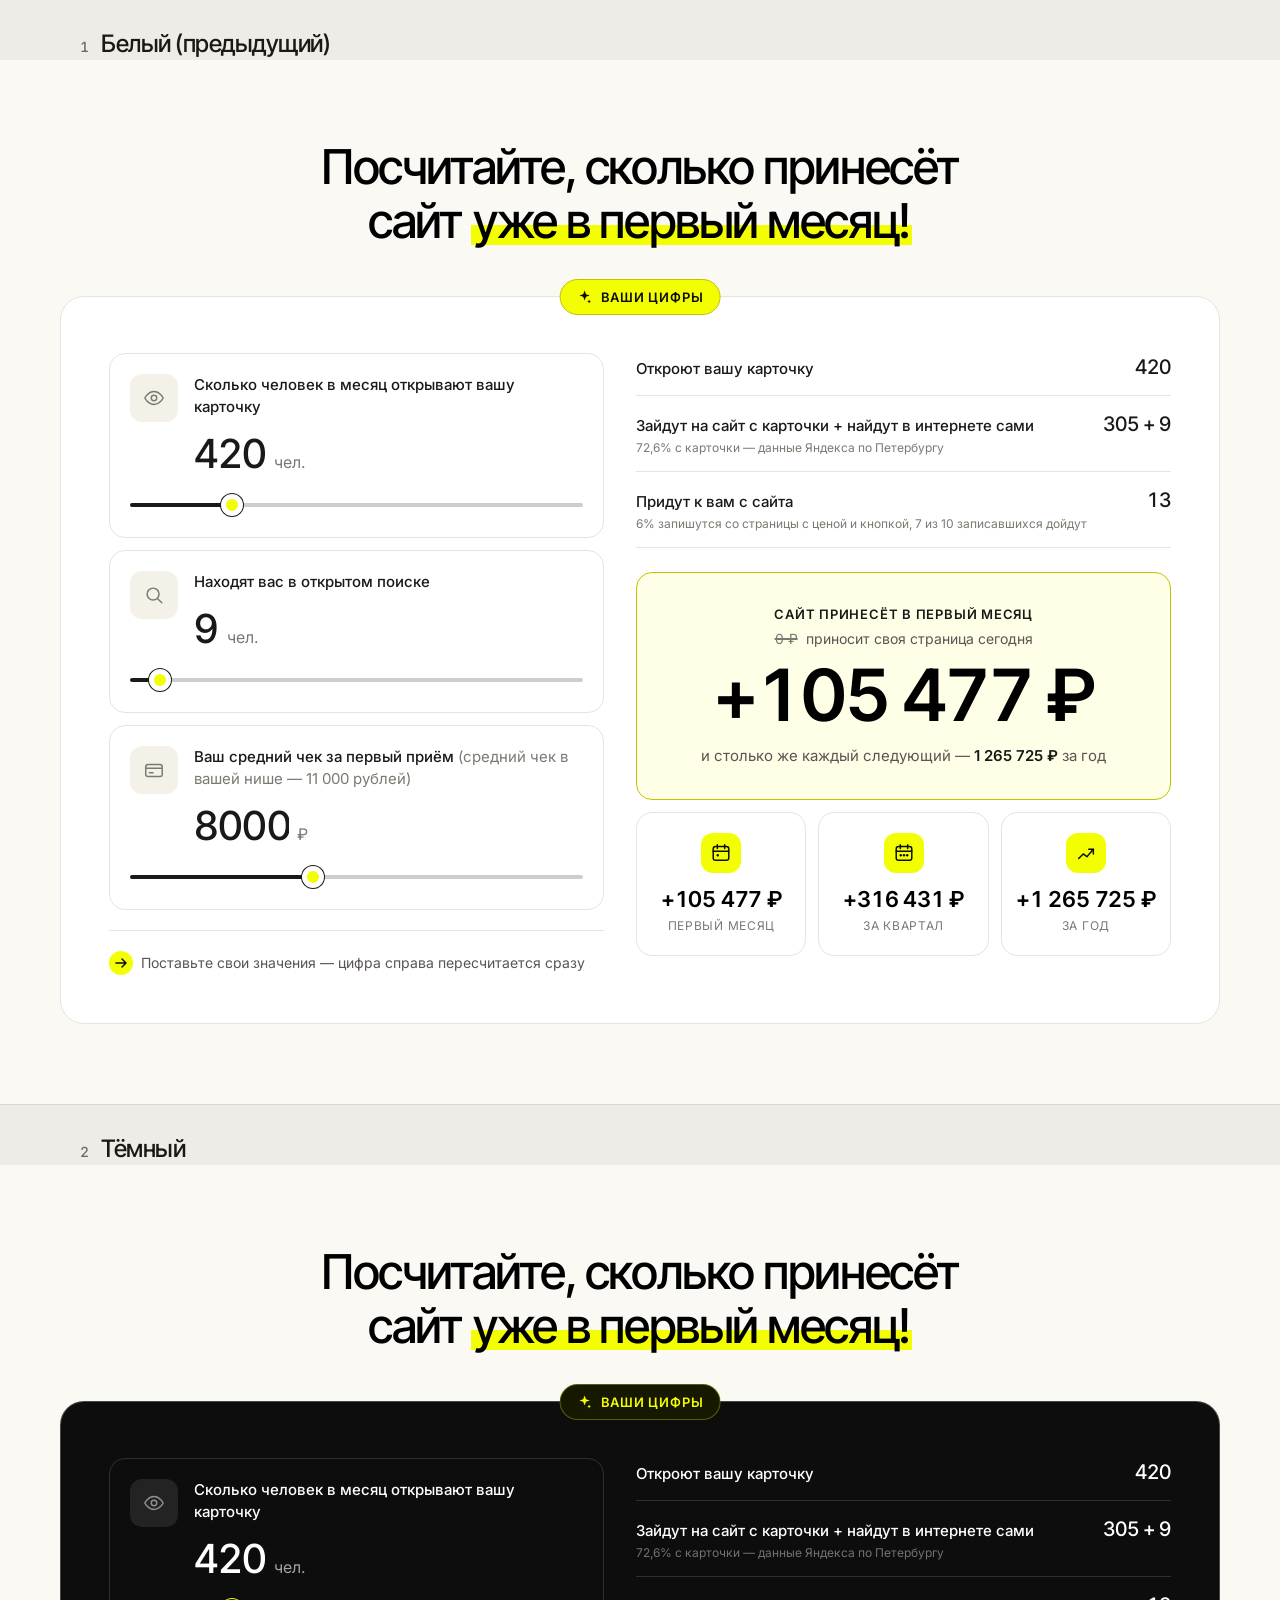
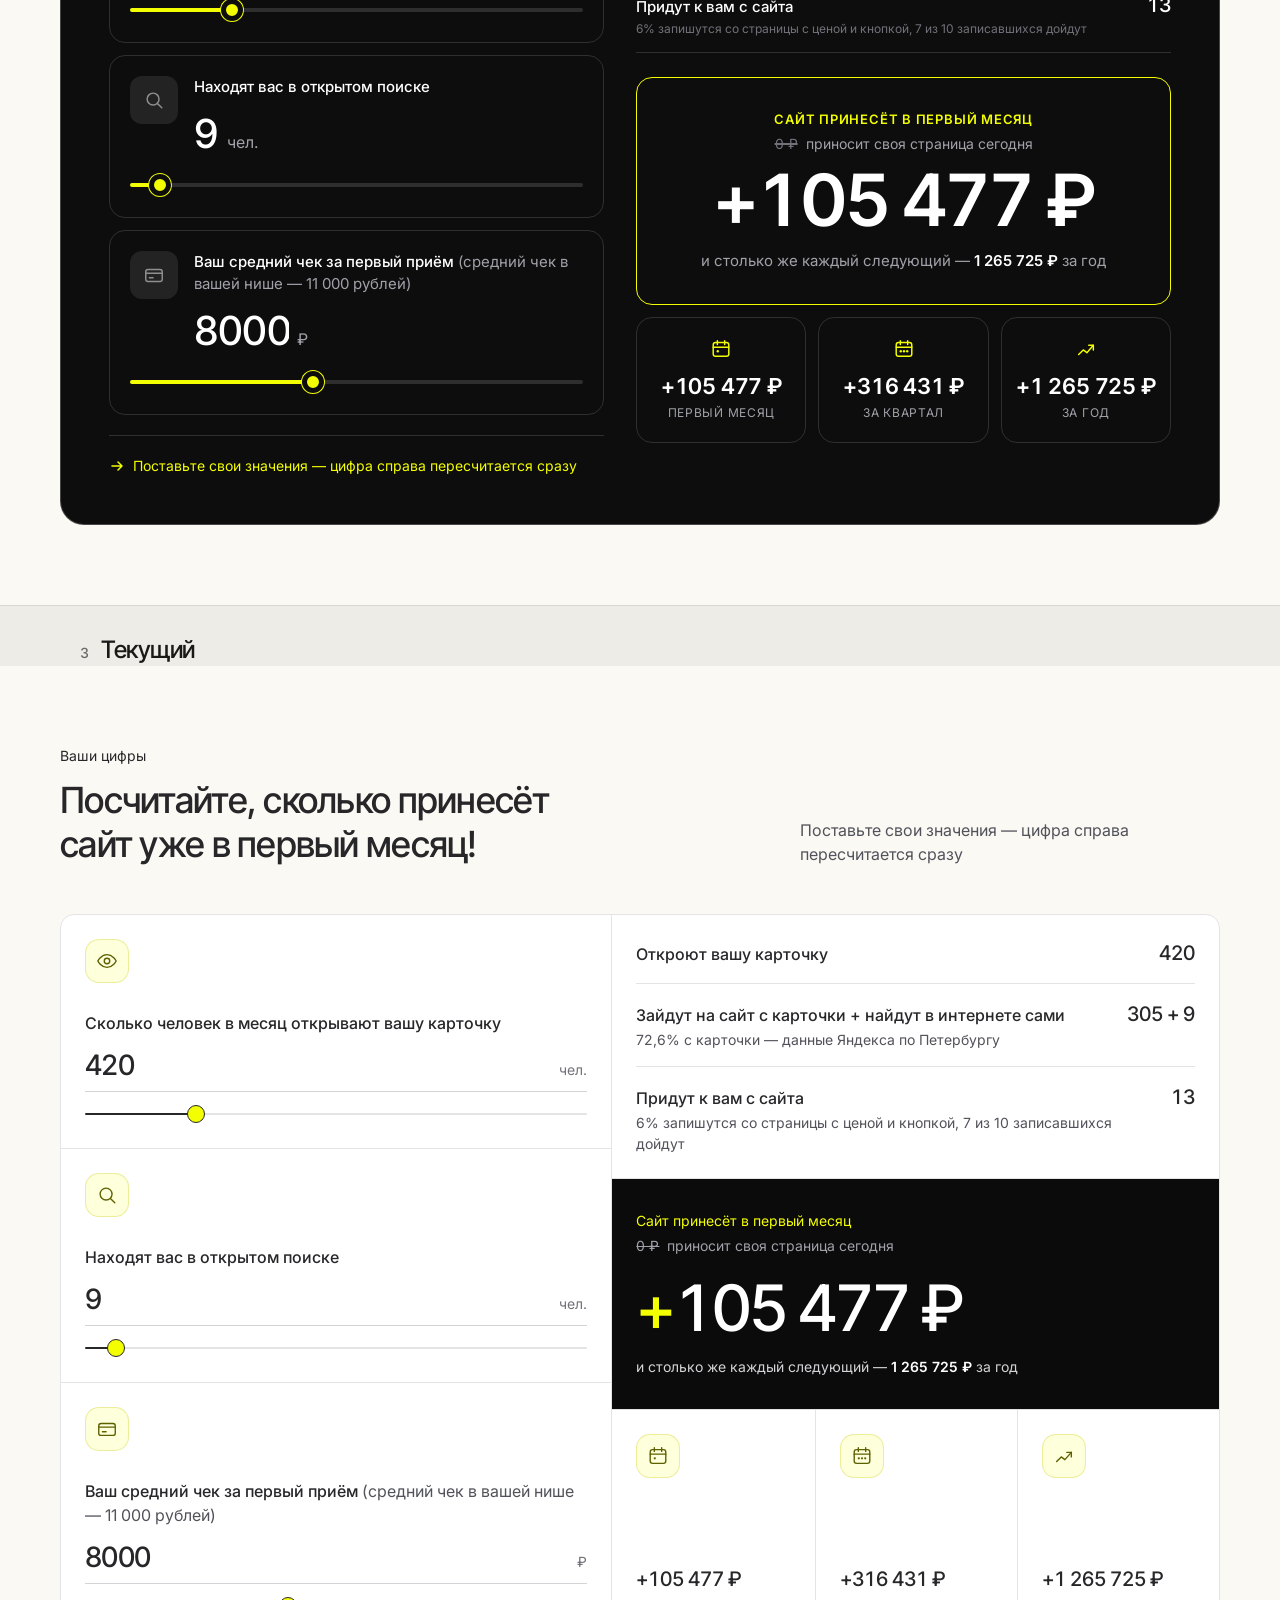
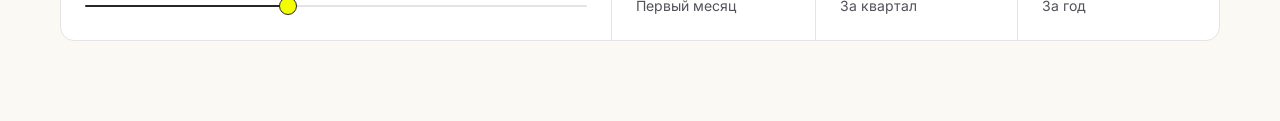
<file: v2/3-kalkulyatora/index.html>
<!doctype html>
<html lang="ru">
<head>
<meta charset="utf-8">
<meta name="viewport" content="width=device-width, initial-scale=1">
<title>3 калькулятора — АМДЦ</title>
<meta name="robots" content="noindex">
<link rel="preconnect" href="https://fonts.googleapis.com">
<link rel="preconnect" href="https://fonts.gstatic.com" crossorigin>
<link href="https://fonts.googleapis.com/css2?family=Inter+Tight:wght@500;600&family=Inter:wght@400;500&display=swap&subset=cyrillic" rel="stylesheet">
<style>
  *{box-sizing:border-box;margin:0;padding:0}
  body{background:#EDECE6;color:#1B1818;font-family:Inter,system-ui,sans-serif}
  .variant{border-top:1px solid #D7D8D4}
  .variant:first-of-type{border-top:0}
  .variant-head{display:flex;align-items:baseline;gap:12px;max-width:1400px;margin:0 auto;padding:28px 80px 0}
  .variant-head span{font:500 14px/20px Inter,sans-serif;color:#6B6B6B;font-variant-numeric:tabular-nums}
  .variant-head h2{font:500 24px/32px "Inter Tight",Inter,sans-serif;letter-spacing:-.02em}
  iframe{display:block;width:100%;height:1100px;border:0}
  @media (max-width:768px){.variant-head{padding:24px 16px 0}.variant-head h2{font-size:20px;line-height:28px}}
</style>
</head>
<body>
<section class="variant">
  <div class="variant-head"><span>1</span><h2>Белый (предыдущий)</h2></div>
  <iframe src="belyy.html" title="Калькулятор — белый (предыдущий)" loading="eager"></iframe>
</section>
<section class="variant">
  <div class="variant-head"><span>2</span><h2>Тёмный</h2></div>
  <iframe src="temnyy.html" title="Калькулятор — тёмный" loading="eager"></iframe>
</section>
<section class="variant">
  <div class="variant-head"><span>3</span><h2>Текущий</h2></div>
  <iframe src="tekushchiy.html" title="Калькулятор — текущий" loading="eager"></iframe>
</section>
<script>
  // Высота каждого фрейма — по его содержимому, без внутренней прокрутки
  document.querySelectorAll('iframe').forEach(function (f) {
    var fit = function () {
      try { var d = f.contentDocument; if (d && d.body) f.style.height = Math.ceil(d.body.getBoundingClientRect().height) + 'px'; } catch (e) {}
    };
    f.addEventListener('load', function () {
      fit();
      try { new ResizeObserver(fit).observe(f.contentDocument.body); } catch (e) {}
      setTimeout(fit, 800);
    });
  });
</script>
</body>
</html>
</file>
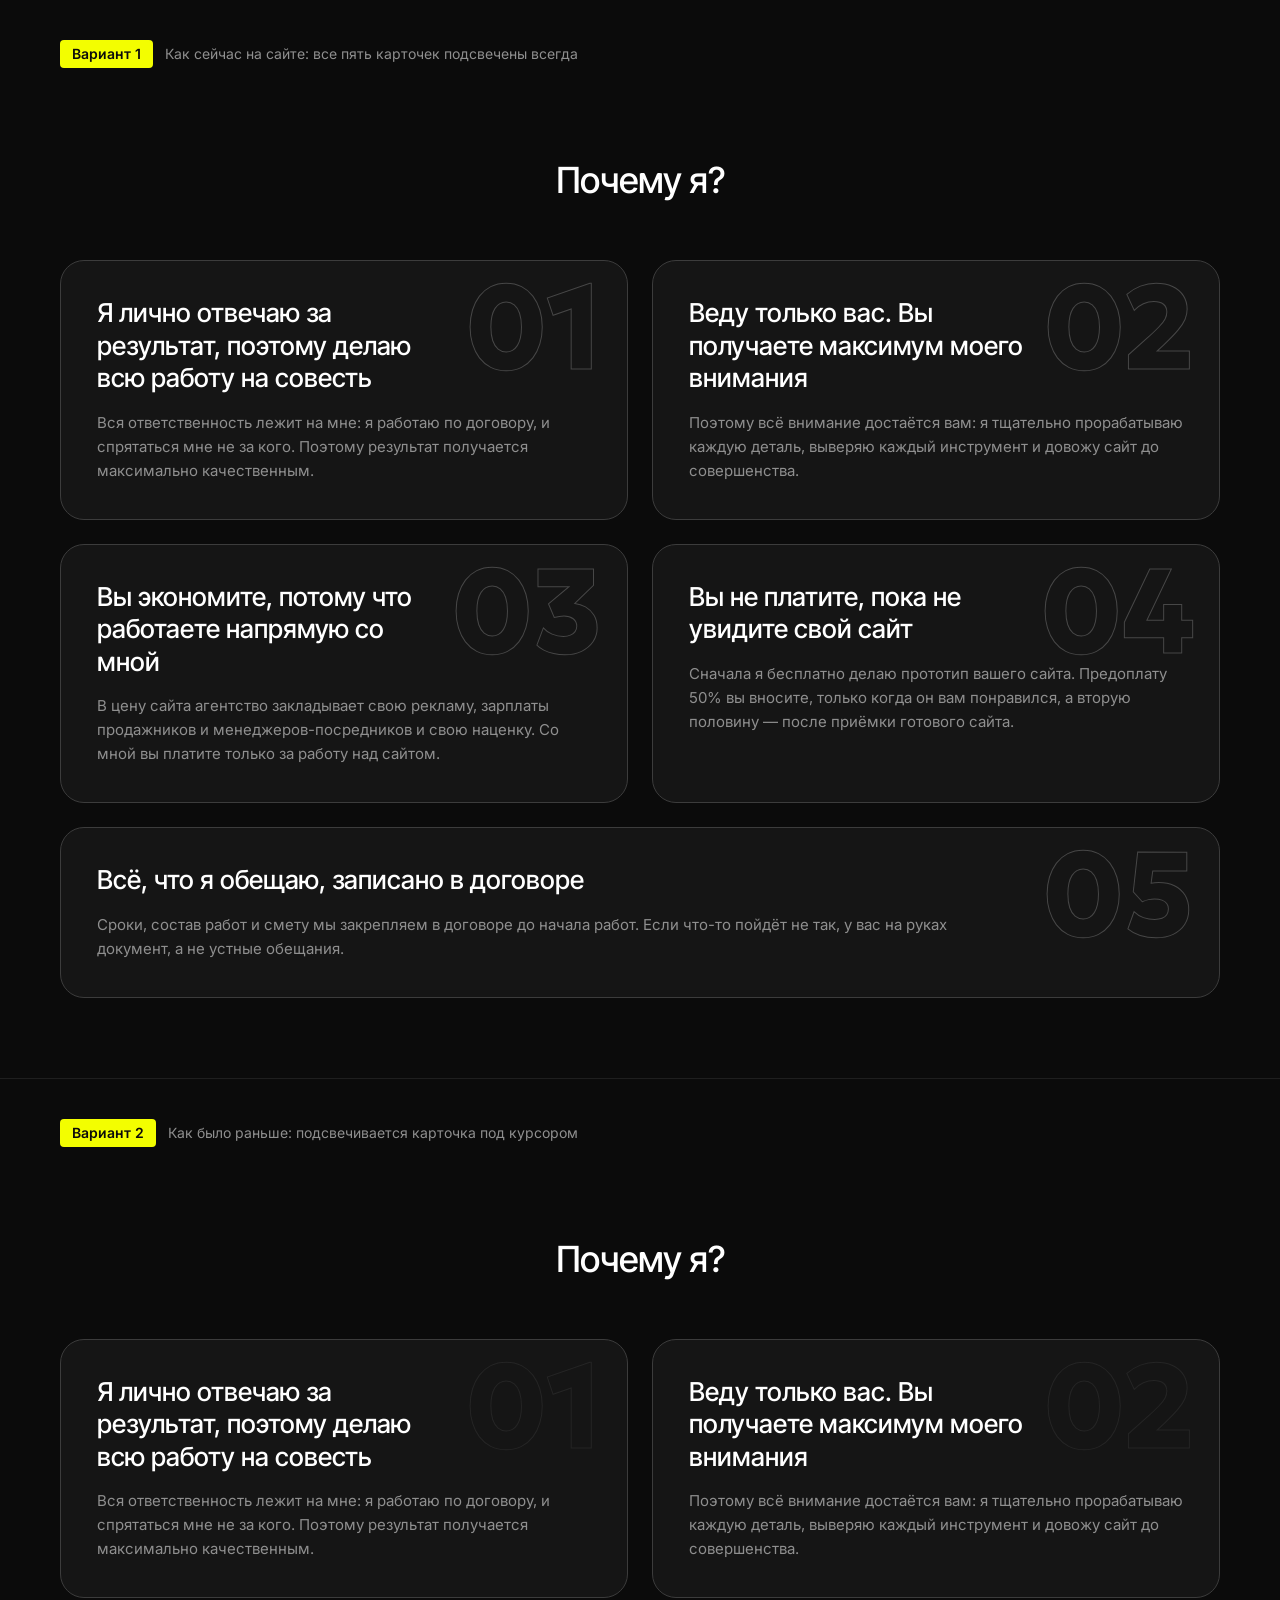
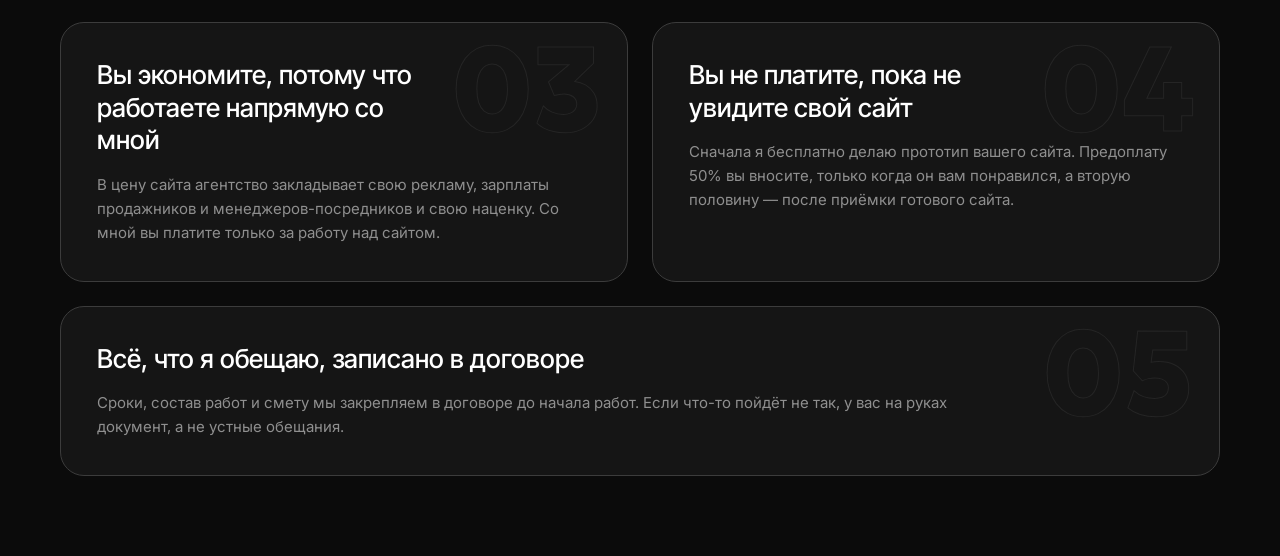
<file: v2/pochemu-ya/index.html>
<!DOCTYPE html>
<html lang="ru">
<head>
<meta charset="UTF-8">
<meta name="viewport" content="width=device-width, initial-scale=1">
<meta name="robots" content="noindex">
<title>«Почему я?» — два варианта</title>
<link rel="preconnect" href="https://fonts.googleapis.com">
<link rel="preconnect" href="https://fonts.gstatic.com" crossorigin>
<link href="https://fonts.googleapis.com/css2?family=Geologica:wght@500;600;700;800&family=Inter+Tight:wght@400;500;600;700;800&family=Inter:wght@400;500;600&display=swap&subset=cyrillic" rel="stylesheet">
<link rel="stylesheet" href="../assets/style.css?v=27">
<style>
  /* подписи вариантов */
  .var-label{display:flex;align-items:center;gap:12px;max-width:var(--container);margin:0 auto;padding:40px var(--pad) 0;font-family:var(--ff-inter);font-size:14px;line-height:20px;color:var(--gray-200)}
  .var-label b{display:inline-block;padding:4px 12px;border-radius:4px;background:var(--primary);color:#0B0B0B;font-weight:600}
  .var + .var-label{border-top:1px solid #1f1f1f}
  /* вариант 2 — как было до 29.09: подсветка только у карточки под курсором */
  .var--hover .why-card{border-color:var(--black-400)}
  .var--hover .why-card .big{-webkit-text-stroke-color:#252525}
  .var--hover .why-card:hover{border-color:var(--primary)}
  .var--hover .why-card:hover .big{-webkit-text-stroke-color:rgba(243,254,0,.5)}
</style>
</head>
<body>
<p class="var-label"><b>Вариант 1</b>Как сейчас на сайте: все пять карточек подсвечены всегда</p>
<section class="section section--dark var var--lit">
  <div class="container">
    <div class="head-center"><h2 class="h2">Почему я?</h2></div>
    <div class="why-grid">
      <article class="why-card"><span class="big">01</span><h3>Я лично отвечаю за результат, поэтому делаю всю работу на совесть</h3><p>Вся ответственность лежит на мне: я работаю по договору, и спрятаться мне не за кого. Поэтому результат получается максимально качественным.</p></article>
      <article class="why-card"><span class="big">02</span><h3>Веду только вас. Вы получаете максимум моего внимания</h3><p>Поэтому всё внимание достаётся вам: я тщательно прорабатываю каждую деталь, выверяю каждый инструмент и довожу сайт до совершенства.</p></article>
      <article class="why-card"><span class="big">03</span><h3>Вы экономите, потому что работаете напрямую со мной</h3><p>В цену сайта агентство закладывает свою рекламу, зарплаты продажников и менеджеров-посредников и свою наценку. Со мной вы платите только за работу над сайтом.</p></article>
      <article class="why-card"><span class="big">04</span><h3>Вы не платите, пока не увидите свой сайт</h3><p>Сначала я бесплатно делаю прототип вашего сайта. Предоплату 50% вы вносите, только когда он вам понравился, а вторую половину — после приёмки готового сайта.</p></article>
      <article class="why-card"><span class="big">05</span><h3>Всё, что я обещаю, записано в договоре</h3><p>Сроки, состав работ и смету мы закрепляем в договоре до начала работ. Если что-то пойдёт не так, у вас на руках документ, а не устные обещания.</p></article>
    </div>
  </div>
</section>
<p class="var-label"><b>Вариант 2</b>Как было раньше: подсвечивается карточка под курсором</p>
<section class="section section--dark var var--hover">
  <div class="container">
    <div class="head-center"><h2 class="h2">Почему я?</h2></div>
    <div class="why-grid">
      <article class="why-card"><span class="big">01</span><h3>Я лично отвечаю за результат, поэтому делаю всю работу на совесть</h3><p>Вся ответственность лежит на мне: я работаю по договору, и спрятаться мне не за кого. Поэтому результат получается максимально качественным.</p></article>
      <article class="why-card"><span class="big">02</span><h3>Веду только вас. Вы получаете максимум моего внимания</h3><p>Поэтому всё внимание достаётся вам: я тщательно прорабатываю каждую деталь, выверяю каждый инструмент и довожу сайт до совершенства.</p></article>
      <article class="why-card"><span class="big">03</span><h3>Вы экономите, потому что работаете напрямую со мной</h3><p>В цену сайта агентство закладывает свою рекламу, зарплаты продажников и менеджеров-посредников и свою наценку. Со мной вы платите только за работу над сайтом.</p></article>
      <article class="why-card"><span class="big">04</span><h3>Вы не платите, пока не увидите свой сайт</h3><p>Сначала я бесплатно делаю прототип вашего сайта. Предоплату 50% вы вносите, только когда он вам понравился, а вторую половину — после приёмки готового сайта.</p></article>
      <article class="why-card"><span class="big">05</span><h3>Всё, что я обещаю, записано в договоре</h3><p>Сроки, состав работ и смету мы закрепляем в договоре до начала работ. Если что-то пойдёт не так, у вас на руках документ, а не устные обещания.</p></article>
    </div>
  </div>
</section>
</body>
</html>
</file>
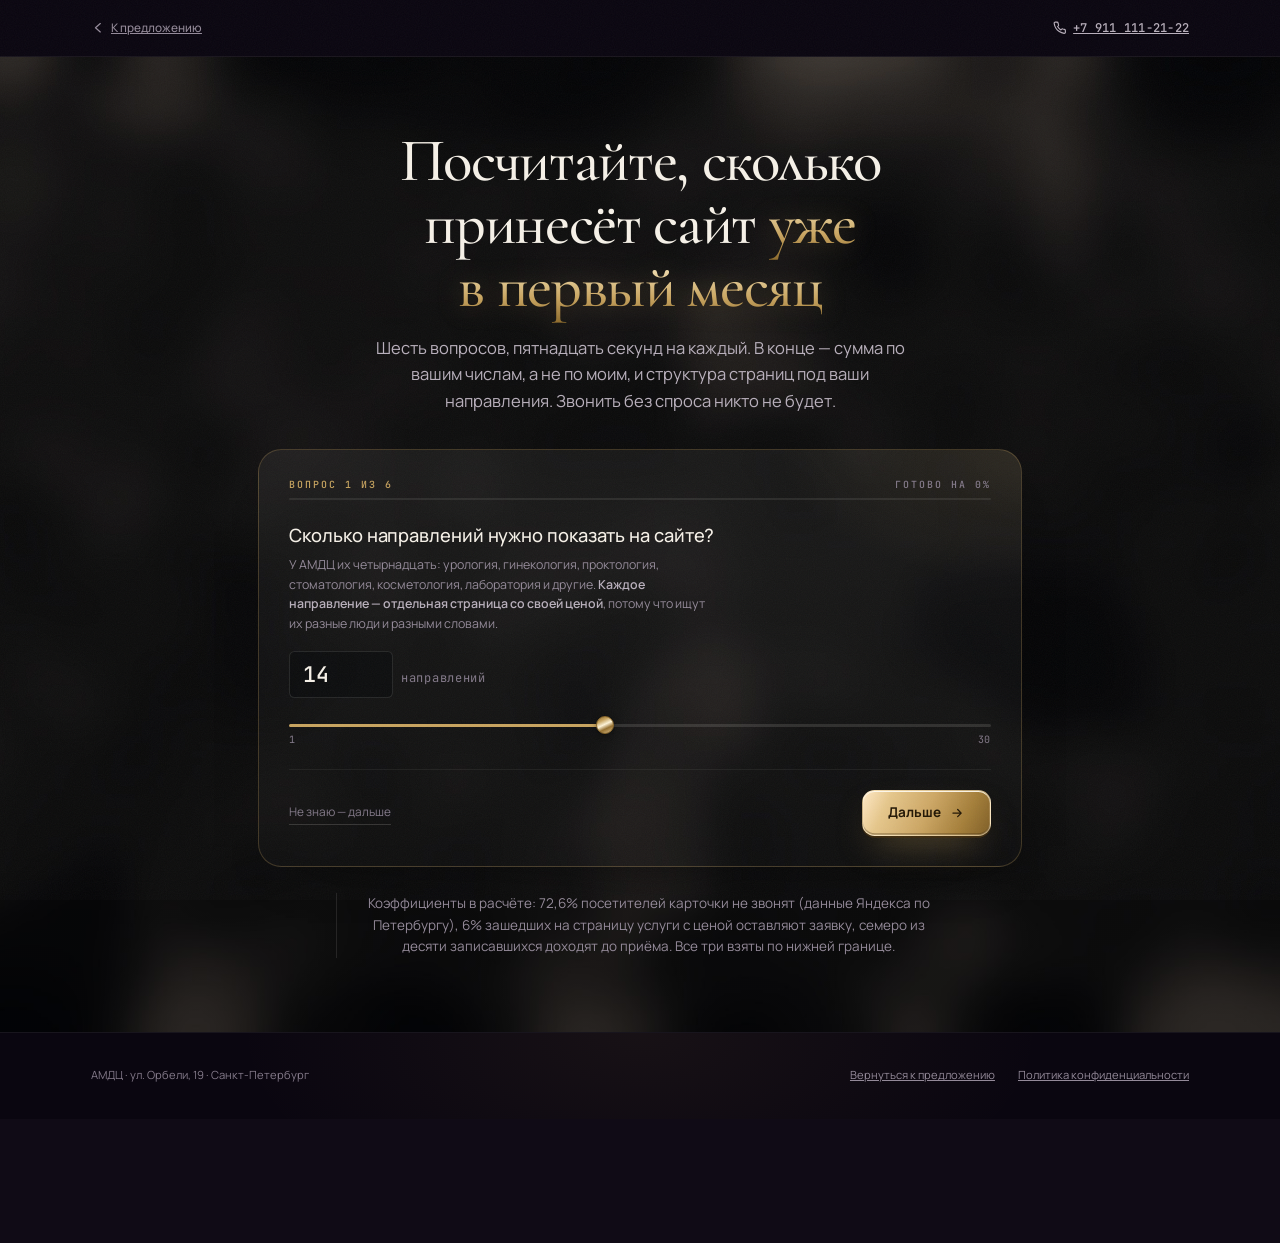
<file: kviz.html>
<!doctype html>
<html lang="ru">
<head>
<meta charset="utf-8">
<meta name="viewport" content="width=device-width,initial-scale=1">
<title>Расчёт для АМДЦ — шесть вопросов и сумма по вашим числам</title>
<meta name="description" content="Шесть вопросов по пятнадцать секунд. В конце — расчёт, сколько сайт принесёт АМДЦ в первый месяц, и структура страниц под ваши направления. Без звонков.">
<meta name="robots" content="noindex,nofollow">
<meta name="theme-color" content="#1C1129">
<meta property="og:type" content="website">
<meta property="og:title" content="Сколько принесёт сайт — расчёт по вашим числам">
<meta property="og:description" content="Шесть вопросов и сумма за первый месяц, квартал и год. Считает по вашим цифрам, а не по моим.">
<link rel="icon" href="data:image/svg+xml,<svg xmlns='http://www.w3.org/2000/svg' viewBox='0 0 32 32'><rect width='32' height='32' rx='4' fill='%230A0C0E'/><rect x='1.5' y='1.5' width='29' height='29' rx='3' fill='none' stroke='%23C8A45F' stroke-width='1'/><path d='M16 9v14M9 16h14' stroke='%23C8A45F' stroke-width='2.4' stroke-linecap='round'/></svg>">
<script>document.documentElement.className+=" js";</script>

<!-- Гарнитуры те же, что на предложении: страница обязана
     читаться его продолжением, а не отдельным сервисом. -->
<link rel="preload" as="font" type="font/woff2" crossorigin href="assets/fonts/cormorant-cyrillic.woff2">
<link rel="preload" as="font" type="font/woff2" crossorigin href="assets/fonts/manrope-cyrillic.woff2">
<link rel="stylesheet" href="assets/fonts.css?v=2026091726a">
<link rel="stylesheet" href="assets/style.css?v=2026091726a">
<link rel="stylesheet" href="assets/mobile.css?v=2026091726a">

<style>
/* ============================================================
   КВИЗ ПЕРЕД РАСЧЁТОМ

   ── Зачем он ─────────────────────────────────────────────
   На странице предложения расчёт стоит голым: три поля и
   ведомость. Человек доводит цифру до «+65 000 ₽» и уходит,
   потому что дальше идти некуда — захвата на выходе нет.

   Квиз не заменяет расчёт, а надстраивается над ним. Шесть
   вопросов ведут к той же ведомости, но по дороге собирают
   то, чего у калькулятора не было: сколько направлений,
   откуда приходят люди сегодня, нужна ли реклама и когда
   нужен сайт. К моменту, когда человек видит сумму, он уже
   вложил в неё минуту своего времени — и оставляет номер
   охотнее, чем на голой форме.

   ── Правила, по которым он собран ────────────────────────
   Шесть вопросов, не больше пятнадцати секунд на каждый.
   Ползунки и кнопки вместо ввода с клавиатуры: ручной ввод
   включает критическое мышление — «зачем я это пишу». В
   каждом вопросе есть «не знаю»: без него теряются те, кто
   честно не считал. Перед номером стоит вопрос-прокладка
   «куда отправить» — он снимает ощущение, что номер просят
   ради звонка.

   ── Чего здесь намеренно нет ─────────────────────────────
   Ни одного технического вопроса. Человек врач, а не
   маркетолог: «нужен ли каталог», «сколько разделов в меню»
   он не знает и знать не обязан. Спрашивается только то,
   что он и так держит в голове, — приёмы, чек, направления.

   Не просятся ни почта, ни капча. Только номер.

   ── Цвет ─────────────────────────────────────────────────
   Полоса аметистовая с золотом — та же, что у расчёта на
   предложении («Ваши цифры», класс .mag). Это не украшение:
   человек должен узнать полосу, на которой уже был.
   ============================================================ */

/* ---- рамка квиза ---------------------------------------- */
/* Панель повторяет .calc-in с предложения: тот же волосок,
   тот же радиус, та же подсветка в правом верхнем углу.
   Собственных красок у квиза нет ни одной — всё из :root. */
.quiz{
  max-width:53rem;
  margin:clamp(1.6rem,3vw,2.6rem) auto 0;
  padding:clamp(1.3rem,2.6vw,2.1rem);
  border:1px solid var(--au-line);
  border-radius:var(--r-lg);
  background:
    radial-gradient(24rem 13rem at 100% 0%,rgba(200,164,95,.1),transparent 70%),
    linear-gradient(180deg,rgba(244,241,233,.06),rgba(244,241,233,.02));
  box-shadow:0 34px 70px -56px rgba(0,0,0,.9);
  transition:max-width .5s var(--ease-out);
}
/* На результате панель распахивается во всю колонку: расчёт
   стоит в два столбца, и в 53rem пульт с ведомостью ужимаются
   до нечитаемого. Медиазапрос .calc тут не помогает — он
   считает ширину окна, а не панели. */
.quiz.wide{max-width:none}
@media (prefers-reduced-motion:reduce){.quiz{transition:none}}

/* ---- счётчик и полоса прогресса -------------------------- */
/* Полоса нужна не для красоты: незавершённое дело бросают
   неохотно, и видимый остаток — главный довод дойти до конца.
   Поэтому процент назван словом, а не только нарисован. */
.qbar{margin-bottom:clamp(1.1rem,2vw,1.6rem)}
.qbar-t{
  display:flex;justify-content:space-between;align-items:baseline;
  gap:1rem;margin-bottom:.55rem;
  font:500 var(--f-rub)/1 var(--mono);
  letter-spacing:.2em;text-transform:uppercase;
}
.qbar-t .qn{color:var(--au)}
.qbar-t .qp{color:var(--t4)}
.qbar-l{
  height:3px;border-radius:2px;
  background:rgba(244,241,233,.09);
  overflow:hidden;
}
.qbar-l i{
  display:block;height:100%;width:0;
  background:linear-gradient(90deg,#8A672A 0%,#C8A45F 45%,#E8D09A 100%);
  transition:width .5s var(--ease-out);
}

/* ---- шаг -------------------------------------------------- */
.qs{display:none}
.qs.on{display:block}
.js .qs.on{animation:q-in .42s var(--ease-out) both}
@keyframes q-in{from{opacity:0;transform:translateY(10px)}to{opacity:1;transform:none}}

.qs > h3{
  font:500 var(--f-h3)/1.32 var(--sans);
  color:var(--t1);letter-spacing:-.005em;
  margin:0 0 .5rem;
}
.qs > .qsub{
  font:400 .86rem/1.6 var(--sans);
  color:var(--t3);margin:0 0 1.15rem;max-width:52ch;
}
.qs > .qsub b{color:var(--t2);font-weight:600}

/* ---- ползунковый вопрос ---------------------------------- */
/* Число живёт крупно и отдельно от ползунка: человек тянет
   бегунок и читает цифру, а не ищет её в поле. Поле при этом
   остаётся — кому удобнее вписать, вписывает. */
.qnum{
  display:flex;align-items:baseline;gap:.55rem;
  margin-bottom:.85rem;
}
.qnum input{
  width:7.2rem;padding:.7rem .85rem;
  border:1px solid var(--rule);border-radius:var(--r);
  background:rgba(6,8,10,.42);color:var(--t1);
  font:500 1.5rem/1.15 var(--mono);
  font-variant-numeric:tabular-nums lining-nums;
  -moz-appearance:textfield;
  transition:border-color .3s,box-shadow .3s;
}
.qnum input::-webkit-outer-spin-button,
.qnum input::-webkit-inner-spin-button{-webkit-appearance:none;margin:0}
.qnum input:focus{
  outline:none;border-color:var(--au);
  box-shadow:0 0 0 3px rgba(200,164,95,.18);
}
.qnum .u{
  font:400 .84rem/1 var(--mono);color:var(--t4);letter-spacing:.06em;
}

/* Ползунок красится до бегунка — тем же приёмом, что в
   расчёте на предложении: видно, где стоишь на шкале. */
.qrng{
  -webkit-appearance:none;appearance:none;
  width:100%;height:3px;border-radius:2px;margin:.2rem 0 .5rem;
  background:linear-gradient(90deg,var(--au) 0 var(--p,0%),rgba(244,241,233,.13) var(--p,0%) 100%);
  cursor:pointer;
}
.qrng::-webkit-slider-thumb{
  -webkit-appearance:none;appearance:none;
  width:20px;height:20px;border-radius:50%;
  background:var(--au-plate);border:1px solid #8A672A;
  box-shadow:0 2px 8px -2px rgba(0,0,0,.7);
  transition:transform .2s var(--ease-out);
}
.qrng::-moz-range-thumb{
  width:20px;height:20px;border-radius:50%;border:1px solid #8A672A;
  background:#C8A45F;box-shadow:0 2px 8px -2px rgba(0,0,0,.7);
}
.qrng:hover::-webkit-slider-thumb{transform:scale(1.1)}
.qrng:focus{outline:none}
.qrng:focus::-webkit-slider-thumb{box-shadow:0 2px 8px -2px rgba(0,0,0,.7),0 0 0 5px rgba(200,164,95,.22)}
.qends{
  display:flex;justify-content:space-between;
  font:400 .7rem/1 var(--mono);color:var(--t4);letter-spacing:.04em;
}

/* ---- вопрос с вариантами --------------------------------- */
/* Вариант — не радиокнопка с точкой, а карточка целиком:
   на телефоне в точку диаметром в шесть пикселей не попасть,
   а в карточку попадает кто угодно. */
.chips{display:grid;gap:.6rem}
@media (min-width:620px){.chips.two{grid-template-columns:1fr 1fr}}
.chip{
  display:flex;align-items:flex-start;gap:.75rem;
  width:100%;text-align:left;
  padding:.92rem 1.05rem;
  border:1px solid var(--rule);border-radius:var(--r-md);
  background:rgba(6,8,10,.3);
  color:var(--t2);
  font:400 var(--f-sm)/1.45 var(--sans);
  cursor:pointer;
  transition:border-color .25s,background .25s,color .25s,transform .25s var(--ease-out);
}
.chip:hover{border-color:rgba(200,164,95,.42);color:var(--t1);transform:translateY(-1px)}
.chip .bx{
  flex:none;width:19px;height:19px;margin-top:.1rem;
  border:1px solid var(--rule-3);border-radius:5px;
  display:grid;place-items:center;
  transition:border-color .25s,background .25s;
}
.chip[data-one] .bx{border-radius:50%}
.chip .bx .i{width:12px;height:12px;stroke-width:3;opacity:0;transition:opacity .2s}
.chip.on{
  border-color:var(--au);
  background:rgba(200,164,95,.1);
  color:var(--t1);
}
.chip.on .bx{border-color:var(--au);background:rgba(200,164,95,.2)}
.chip.on .bx .i{opacity:1;color:var(--au-hi)}
.chip b{display:block;font-weight:600;color:var(--t1)}
.chip i{
  display:block;font-style:normal;margin-top:.15rem;
  font:400 .78rem/1.5 var(--sans);color:var(--t4);
}
.chip.on i{color:var(--t3)}

/* ---- низ шага: кнопки и «не знаю» ------------------------- */
.qnav{
  display:flex;align-items:center;gap:.8rem;
  margin-top:clamp(1.2rem,2.2vw,1.7rem);
  padding-top:clamp(1rem,1.8vw,1.35rem);
  border-top:1px solid var(--rule-2);
}
.qnav .grow{flex:1}
.qskip{
  background:none;border:0;cursor:pointer;padding:.4rem 0;
  font:400 .82rem/1 var(--sans);color:var(--t4);
  border-bottom:1px solid rgba(244,241,233,.16);
  transition:color .25s,border-color .25s;
}
.qskip:hover{color:var(--t2);border-color:var(--au)}
.qback{
  background:none;border:0;cursor:pointer;padding:.55rem .2rem;
  display:inline-flex;align-items:center;gap:.4rem;
  font:500 .82rem/1 var(--sans);color:var(--t3);
  transition:color .25s;
}
.qback:hover{color:var(--t1)}
.qback .i{width:14px;height:14px;stroke-width:2.2}
.qback[hidden]{display:none}

/* На телефоне три элемента в строку не встают: «не знаю —
   дальше» переносится на две строки и жмёт кнопку. Кнопка
   уходит наверх во всю ширину — до неё дотягивается большой
   палец, — а «назад» и «не знаю» встают под ней мелкой
   строкой, где им и место. */
@media (max-width:520px){
  .qnav{flex-wrap:wrap;gap:.7rem 1rem}
  .qnav .btn{order:-1;width:100%;justify-content:center}
  .qnav .grow{display:none}
  .qback{margin-right:auto}
}

/* ---- экран результата ------------------------------------ */
.qres{display:none}
.qres.on{display:block}
.js .qres.on{animation:q-in .5s var(--ease-out) both}

/* Заголовок результата набран антиквой, как заголовки полос:
   это не служебная надпись, а вывод, ради которого всё. */
.qres-h{
  text-align:center;
  margin:0 0 .4rem;
  font:400 clamp(1.5rem,1.05rem + 1.6vw,2.15rem)/1.2 var(--serif);
  color:var(--t1);letter-spacing:-.01em;
}
.qres-h mark{background:none;color:var(--au-hi)}
.qres-s{
  text-align:center;max-width:56ch;margin:0 auto clamp(1.4rem,2.4vw,2rem);
  font:400 .92rem/1.6 var(--sans);color:var(--t3);
}

/* Сводка ответов: то, что человек сам наговорил, возвращается
   ему строкой. Это и подтверждение, что его услышали, и
   последняя возможность заметить ошибку до отправки. */
.qsum{
  display:flex;flex-wrap:wrap;gap:.45rem;
  margin:0 0 clamp(1.2rem,2vw,1.7rem);
}
.qsum span{
  padding:.4rem .7rem;border-radius:100px;
  border:1px solid rgba(200,164,95,.22);
  background:rgba(200,164,95,.07);
  font:400 .76rem/1.3 var(--sans);color:var(--t2);
}
.qsum span b{color:var(--au-hi);font-weight:600}
/* Кнопка стоит в одном ряду со сводкой и набрана тише её:
   это поправка, а не призыв. Числа правятся прямо в пульте,
   и заново проходить квиз нужно только тому, кто ошибся в
   вариантах. */
.qsum .qagain{
  padding:.4rem .7rem;border-radius:100px;cursor:pointer;
  border:1px dashed rgba(244,241,233,.2);background:none;
  font:400 .76rem/1.3 var(--sans);color:var(--t4);
  transition:color .25s,border-color .25s;
}
.qsum .qagain:hover{color:var(--t1);border-color:var(--au)}

/* ---- форма под расчётом ---------------------------------- */
.qform{
  margin-top:clamp(1.5rem,2.6vw,2.2rem);
  padding-top:clamp(1.3rem,2.2vw,1.8rem);
  border-top:1px solid var(--rule-2);
}
.qform > h3{
  font:500 var(--f-h3)/1.32 var(--sans);color:var(--t1);
  margin:0 0 .45rem;letter-spacing:-.005em;
}
.qform > .qsub{
  font:400 .86rem/1.6 var(--sans);color:var(--t3);
  margin:0 0 1.1rem;max-width:56ch;
}
/* Поле номера не растягивается во всю колонку: длинная пустая
   строка под короткий номер читается как «заполните анкету», а
   не «впишите телефон». Ширина взята по маске +7 (999) 999-99-99
   с запасом. */
.qrow{display:flex;flex-wrap:wrap;align-items:flex-end;gap:.8rem;margin-top:1rem}
.qrow > div:first-child{flex:1 1 100%;min-width:0}
@media (min-width:620px){.qrow > div:first-child{flex:0 1 21rem}}
.qrow label{
  display:block;margin-bottom:.4rem;
  font:500 .78rem/1.4 var(--sans);color:var(--t2);
}
.qrow input[type=tel]{
  width:100%;padding:.9rem 1rem;
  border:1px solid var(--rule);border-radius:var(--r);
  background:rgba(6,8,10,.42);color:var(--t1);
  font:500 1.05rem/1.3 var(--mono);
  letter-spacing:.02em;
  transition:border-color .3s,box-shadow .3s;
}
.qrow input[type=tel]:focus{
  outline:none;border-color:var(--au);
  box-shadow:0 0 0 3px rgba(200,164,95,.18);
}
/* Кнопка не сжимается и не переносится: в узкой колонке во
   вторую строку уходило «расчёт», и стрелка вставала между
   словами, а сама кнопка обрезала текст по своей кромке. */
.qrow .qgo{flex:none}
/* Размер задан здесь, а не классом .btn.lg: имя lg в таблице
   стилей занято блоком расшифровки («.lg{display:grid}»), оно
   стоит ниже и перебивает кнопку — та становится гридом и
   режет собственный текст по кромке. */
.qrow .qgo .btn{white-space:nowrap;padding:1.2rem 2.1rem;font-size:1rem}
@media (max-width:619px){.qrow .qgo{flex:1 1 100%}}
@media (max-width:619px){.qrow .qgo .btn{width:100%;justify-content:center}}

.qagree{
  display:flex;gap:.6rem;align-items:flex-start;
  margin-top:.9rem;
  font:400 .78rem/1.55 var(--sans);color:var(--t4);
}
.qagree input{margin-top:.2rem;accent-color:var(--au);flex:none}
.qagree a{color:var(--t3);text-decoration:underline;text-underline-offset:2px}
.qagree a:hover{color:var(--au)}

/* Повтор бонусов у самой кнопки. На последнем шаге человек
   напрягается сильнее всего, и здесь ему надо ещё раз
   показать, что он получает и чего не теряет. */
.qgive{
  display:grid;gap:.5rem;margin-top:1.1rem;
  padding:clamp(.9rem,1.6vw,1.2rem);
  border:1px solid rgba(200,164,95,.18);border-radius:var(--r-md);
  background:rgba(200,164,95,.05);
}
.qgive div{
  display:flex;gap:.6rem;align-items:flex-start;
  font:400 .84rem/1.5 var(--sans);color:var(--t2);
}
.qgive div b{color:var(--t1);font-weight:600}
.qgive .i{width:15px;height:15px;stroke-width:2.4;color:var(--au);flex:none;margin-top:.15rem}

/* ---- «заявка собрана» ------------------------------------ */
.qdone{text-align:center;padding:clamp(1.4rem,3vw,2.4rem) 0}
.qdone h3{
  font:400 clamp(1.4rem,1rem + 1.4vw,2rem)/1.25 var(--serif);
  color:var(--t1);margin:0 0 .6rem;
}
.qdone p{
  font:400 .92rem/1.6 var(--sans);color:var(--t3);
  max-width:48ch;margin:0 auto 1.2rem;
}
.qdone a{color:var(--au-hi);text-decoration:underline;text-underline-offset:2px}

/* ---- шапка и подвал страницы ----------------------------- */
/* Обе узкие нарочно: страница существует ради одного блока,
   и всё, что не он, обязано уйти в поля. */
.kv-top{
  position:sticky;top:0;z-index:40;
  background:rgba(10,6,16,.86);
  backdrop-filter:saturate(1.4) blur(14px);
  -webkit-backdrop-filter:saturate(1.4) blur(14px);
  border-bottom:1px solid var(--rule-2);
}
.kv-top .wrap{
  display:flex;align-items:center;gap:1rem;
  min-height:62px;
}
.kv-back{
  display:inline-flex;align-items:center;gap:.45rem;
  font:500 .82rem/1 var(--sans);color:var(--t3);
  transition:color .25s;
}
.kv-back:hover{color:var(--t1)}
.kv-back .i{width:15px;height:15px;stroke-width:2.2}
.kv-top .grow{flex:1}
.kv-tel{
  display:inline-flex;align-items:center;gap:.45rem;
  font:500 .84rem/1 var(--mono);color:var(--t2);letter-spacing:.02em;
  transition:color .25s;
}
.kv-tel:hover{color:var(--au-hi)}
.kv-tel .i{width:15px;height:15px;stroke-width:2}
@media (max-width:560px){.kv-tel span{display:none}}

.kv-foot{
  padding:clamp(1.6rem,3vw,2.4rem) 0;
  background:var(--onyx-3);
  border-top:1px solid var(--rule-2);
}
.kv-foot .wrap{
  display:flex;flex-wrap:wrap;gap:.9rem 1.6rem;align-items:center;
  font:400 .78rem/1.5 var(--sans);color:var(--t4);
}
.kv-foot a{color:var(--t3);transition:color .25s}
.kv-foot a:hover{color:var(--au)}
.kv-foot .grow{flex:1}

@media (prefers-reduced-motion:reduce){
  .js .qs.on,.js .qres.on{animation:none}
  .qbar-l i{transition:none}
  .chip{transition:none}
}
</style>
</head>
<body>

<svg width="0" height="0" style="position:absolute" aria-hidden="true">
  <defs>
    <symbol id="i-check" viewBox="0 0 24 24"><path d="M4 12.5l5.5 5.5L20 6.5"/></symbol>
    <symbol id="i-arr" viewBox="0 0 24 24"><path d="M5 12h14M13 6l6 6-6 6"/></symbol>
    <symbol id="i-chev" viewBox="0 0 24 24"><path d="M16.5 4.5L8 12l8.5 7.5"/></symbol>
    <symbol id="i-phone" viewBox="0 0 24 24"><path d="M22 16.9v3a2 2 0 01-2.2 2 19.8 19.8 0 01-8.6-3.1 19.5 19.5 0 01-6-6A19.8 19.8 0 012.1 4.2 2 2 0 014.1 2h3a2 2 0 012 1.7c.1 1 .4 1.9.7 2.8a2 2 0 01-.4 2.1L8.1 9.9a16 16 0 006 6l1.3-1.3a2 2 0 012.1-.4c.9.3 1.8.6 2.8.7a2 2 0 011.7 2z"/></symbol>
    <symbol id="i-wa" viewBox="0 0 24 24"><path d="M21 11.5a8.5 8.5 0 01-12.7 7.4L3 20.5l1.7-5.1A8.5 8.5 0 1121 11.5z"/><path d="M8.6 9.2c.3 2.5 2.6 4.9 5.2 5.5"/></symbol>
  </defs>
</svg>

<!-- ============ ШАПКА ============ -->
<header class="kv-top">
  <div class="wrap">
    <a class="kv-back" href="index.html"><svg class="i" aria-hidden="true"><use href="#i-chev"/></svg> К предложению</a>
    <span class="grow"></span>
    <a class="kv-tel" href="tel:+79111112122"><svg class="i" aria-hidden="true"><use href="#i-phone"/></svg><span>+7 911 111-21-22</span></a>
  </div>
</header>

<!-- ============ КВИЗ И РАСЧЁТ ============ -->
<section class="band b-onyx mid mag" id="kviz">
  <div class="wrap">

    <h2 class="huge">Посчитайте, сколько принесёт сайт <mark>уже в первый месяц</mark></h2>
    <p class="lede">Шесть вопросов, пятнадцать секунд на каждый. В конце — сумма по вашим числам, а не по моим, и структура страниц под ваши направления. Звонить без спроса никто не будет.</p>

    <div class="quiz" id="quiz">

      <!-- ---- прогресс ---- -->
      <div class="qbar">
        <div class="qbar-t">
          <span class="qn" id="q-n">Вопрос 1 из 6</span>
          <span class="qp" id="q-p">готово на 0%</span>
        </div>
        <div class="qbar-l"><i id="q-fill"></i></div>
      </div>

      <!-- ---- шаги ---- -->
      <div id="q-steps">

        <!-- 1. Направления. Первым стоит самый лёгкий вопрос:
             число, которое человек знает наизусть и которым
             гордится. Начинать с того, что придётся выяснять,
             нельзя — закроет вкладку на первом же экране. -->
        <div class="qs on" data-k="dirs">
          <h3>Сколько направлений нужно показать на сайте?</h3>
          <p class="qsub">У АМДЦ их четырнадцать: урология, гинекология, проктология, стоматология, косметология, лаборатория и другие. <b>Каждое направление — отдельная страница со своей ценой</b>, потому что ищут их разные люди и разными словами.</p>
          <div class="qnum">
            <input id="q-dirs" type="number" inputmode="numeric" min="1" max="30" step="1" value="14">
            <span class="u">направлений</span>
          </div>
          <input class="qrng" type="range" min="1" max="30" step="1" value="14" data-for="q-dirs" aria-label="Сколько направлений">
          <div class="qends"><span>1</span><span>30</span></div>
        </div>

        <!-- 2. Открытия карточки. Кормит первую строку
             ведомости: это единственный входящий поток,
             который у клиники сегодня есть. -->
        <div class="qs" data-k="views">
          <h3>Сколько человек в месяц открывают вашу карточку в справочниках?</h3>
          <p class="qsub">В Яндекс Бизнесе это строка «показы карточки», в 2ГИС — «просмотры». <b>Не смотрели — оставьте 420</b>: столько у клиники вашего профиля в Выборгском районе, посчитано по открытым данным.</p>
          <div class="qnum">
            <input id="q-views" type="number" inputmode="numeric" min="0" max="5000" step="10" value="420">
            <span class="u">чел. в месяц</span>
          </div>
          <input class="qrng" type="range" min="0" max="2000" step="10" value="420" data-for="q-views" aria-label="Открытий карточки в месяц">
          <div class="qends"><span>0</span><span>2 000</span></div>
        </div>

        <!-- 3. Чек. Второе число из головы врача, спрашивается
             сразу за первым: два числовых вопроса подряд
             человек проходит на разгоне, вперемешку с
             выборами — теряет темп. -->
        <div class="qs" data-k="check">
          <h3>Ваш средний чек за первый приём</h3>
          <p class="qsub">Именно первый приём, без плана лечения и повторных. <b>Средний по нише — 11 000 ₽</b>; на странице предложения расчёт нарочно ведётся от 8 000, чтобы итог не был завышен.</p>
          <div class="qnum">
            <input id="q-check" type="number" inputmode="numeric" min="0" max="99999" step="100" value="8000">
            <span class="u">₽</span>
          </div>
          <input class="qrng" type="range" min="0" max="20000" step="100" value="8000" data-for="q-check" aria-label="Средний чек за первый приём">
          <div class="qends"><span>0 ₽</span><span>20 000 ₽</span></div>
        </div>

        <!-- 4. Откуда приходят. Первый вопрос с вариантами и
             единственный, где можно отметить несколько:
             каналов у клиники всегда больше одного, и выбор
             одного заставил бы соврать. -->
        <div class="qs" data-k="from" data-multi>
          <h3>Откуда к вам приходят люди сегодня?</h3>
          <p class="qsub">Отметьте всё, что работает. Ответ ничего не меняет в расчёте — он нужен, чтобы понять, <b>какие страницы делать первыми</b>.</p>
          <div class="chips two">
            <button type="button" class="chip" data-v="Яндекс Карты и 2ГИС"><span class="bx"><svg class="i"><use href="#i-check"/></svg></span><span><b>Яндекс Карты и 2ГИС</b><i>Карточка организации</i></span></button>
            <button type="button" class="chip" data-v="Справочники и медпорталы"><span class="bx"><svg class="i"><use href="#i-check"/></svg></span><span><b>Справочники и медпорталы</b><i>ПроДокторов, НаПоправку и прочие</i></span></button>
            <button type="button" class="chip" data-v="Сарафан и повторные"><span class="bx"><svg class="i"><use href="#i-check"/></svg></span><span><b>Сарафан и повторные</b><i>Приходят по рекомендации</i></span></button>
            <button type="button" class="chip" data-v="Реклама"><span class="bx"><svg class="i"><use href="#i-check"/></svg></span><span><b>Реклама</b><i>Директ, соцсети, наружная</i></span></button>
            <button type="button" class="chip" data-v="Не знаю" data-solo><span class="bx"><svg class="i"><use href="#i-check"/></svg></span><span><b>Не знаю</b><i>Никто не считал — это нормально</i></span></button>
          </div>
        </div>

        <!-- 5. Реклама. Вопрос квалификации, замаскированный
             под вопрос о планах: реклама без посадочной
             невозможна, и «да» здесь означает, что сайт нужен
             не вообще, а к конкретному сроку. -->
        <div class="qs" data-k="ads">
          <h3>Собираетесь запускать рекламу?</h3>
          <p class="qsub">Яндекс Директ требует страницу с описанием услуги и ценой. <b>Без неё канал закрыт целиком</b> — карточку в справочнике рекламировать нельзя.</p>
          <div class="chips">
            <button type="button" class="chip" data-one data-v="Да, в ближайшее время"><span class="bx"><svg class="i"><use href="#i-check"/></svg></span><span><b>Да, в ближайшее время</b><i>Тогда посадочные страницы делаем первыми</i></span></button>
            <button type="button" class="chip" data-one data-v="Позже, когда будет сайт"><span class="bx"><svg class="i"><use href="#i-check"/></svg></span><span><b>Позже, когда будет сайт</b><i>Структуру заложу так, чтобы включалось в тот же день</i></span></button>
            <button type="button" class="chip" data-one data-v="Нет, не планирую"><span class="bx"><svg class="i"><use href="#i-check"/></svg></span><span><b>Нет, не планирую</b><i>Тогда работаем с бесплатным поиском</i></span></button>
            <button type="button" class="chip" data-one data-v="Не знаю, нужна консультация"><span class="bx"><svg class="i"><use href="#i-check"/></svg></span><span><b>Не знаю, нужна консультация</b><i>Разберём на встрече, это бесплатно</i></span></button>
          </div>
        </div>

        <!-- 6. Срок. Последний и самый важный: он и есть та
             самая стадия принятия решения, ради которой
             обычно звонят и спрашивают. Здесь человек
             отвечает сам и без неловкости. -->
        <div class="qs" data-k="when">
          <h3>Когда нужен сайт?</h3>
          <p class="qsub">Отвечайте честно, «пока смотрю» — <b>нормальный ответ</b>. От него зависит только то, что я пришлю: расчёт и макет или ещё и календарь с датами.</p>
          <div class="chips">
            <button type="button" class="chip" data-one data-v="В этом месяце"><span class="bx"><svg class="i"><use href="#i-check"/></svg></span><span><b>В этом месяце</b><i>Десять дней работы — успеваем</i></span></button>
            <button type="button" class="chip" data-one data-v="В течение квартала"><span class="bx"><svg class="i"><use href="#i-check"/></svg></span><span><b>В течение квартала</b><i>Место в расписании держу за вами</i></span></button>
            <button type="button" class="chip" data-one data-v="Пока просто смотрю"><span class="bx"><svg class="i"><use href="#i-check"/></svg></span><span><b>Пока просто смотрю</b><i>Пришлю расчёт и исчезну, дёргать не буду</i></span></button>
            <button type="button" class="chip" data-one data-v="Не знаю"><span class="bx"><svg class="i"><use href="#i-check"/></svg></span><span><b>Не знаю</b><i>Тем более стоит сначала посмотреть цифры</i></span></button>
          </div>
        </div>

      </div>

      <!-- ---- низ: назад, «не знаю», дальше ---- -->
      <div class="qnav" id="q-nav">
        <button type="button" class="qback" id="q-back" hidden><svg class="i" aria-hidden="true"><use href="#i-chev"/></svg> Назад</button>
        <button type="button" class="qskip" id="q-skip">Не знаю — дальше</button>
        <span class="grow"></span>
        <button type="button" class="btn" id="q-next">Дальше <svg class="i" aria-hidden="true"><use href="#i-arr"/></svg></button>
      </div>

      <!-- ---- экран результата ---- -->
      <!-- Ведомость, итог и три горизонта взяты с предложения
           один в один: те же классы, те же коэффициенты, те же
           подписи. Квиз ничего не считает по-своему — он
           только доводит человека до того же расчёта, собрав
           по дороге четыре ответа, которых у калькулятора
           не было. -->
      <div class="qres" id="q-res">

        <h3 class="qres-h">По вашим числам сайт приносит <mark id="r-head">+65 000 ₽</mark> в первый месяц</h3>
        <p class="qres-s">Считано по нижней границе: коэффициенты взяты самые осторожные и подписаны прямо в ведомости. Спорить с осторожной цифрой нечем.</p>

        <div class="qsum" id="q-sum"></div>

        <div class="calc">
          <div class="calc-in">
            <div class="t">Ваши ответы</div>
            <div class="cf">
              <label for="c-views">Открывают вашу карточку</label>
              <div class="box">
                <input id="c-views" type="number" inputmode="numeric" min="0" max="99999" step="10" value="420">
                <span class="unit">чел.</span>
              </div>
              <input class="rng" type="range" min="0" max="2000" step="10" value="420" data-for="c-views" aria-label="Открытий карточки в месяц">
            </div>
            <!-- Второй источник людей. Карточка ловит тех, кто
                 ищет клинику по названию; открытый поиск — тех,
                 кто ищет услугу. Число по умолчанию считается от
                 направлений и намеренно занижено: посчитать этих
                 людей сегодня негде, и завышать здесь нельзя. -->
            <div class="cf">
              <label for="c-found">Находят вас в открытом поиске <span>(оценка по числу направлений)</span></label>
              <div class="box">
                <input id="c-found" type="number" inputmode="numeric" min="0" max="9999" step="1" value="9">
                <span class="unit">чел.</span>
              </div>
              <input class="rng" type="range" min="0" max="200" step="1" value="9" data-for="c-found" aria-label="Находят вас в открытом поиске">
            </div>
            <div class="cf">
              <label for="c-check">Средний чек за первый приём</label>
              <div class="box">
                <input id="c-check" type="number" inputmode="numeric" min="0" max="999999" step="100" value="8000">
                <span class="unit">₽</span>
              </div>
              <input class="rng" type="range" min="0" max="20000" step="100" value="8000" data-for="c-check" aria-label="Средний чек за первый приём">
            </div>
            <div class="pull">
              <svg class="i" aria-hidden="true"><use href="#i-arr"/></svg>
              Числа можно поправить — справа пересчитается сразу
            </div>
          </div>

          <div class="calc-out">
            <div class="cline">
              <div class="l">Откроют вашу карточку</div>
              <div class="v" data-c="views">420</div>
            </div>
            <div class="cline">
              <div class="l">Зайдут на сайт с карточки + найдут в интернете сами<i>72,6% с карточки — данные Яндекса по Петербургу</i></div>
              <div class="v"><span data-c="left">305</span><i>+</i><span data-c="found">9</span></div>
            </div>
            <div class="cline">
              <div class="l">Придут к вам с сайта<i>6% запишутся со страницы с ценой и кнопкой, 7 из 10 записавшихся дойдут</i></div>
              <div class="v" data-c="visits">13</div>
            </div>

            <div class="payoff">
              <div class="pk">Сайт принесёт в первый месяц</div>
              <div class="pold"><s>0 ₽</s> приносит своя страница сегодня</div>
              <div class="pv" data-c="money">+65 000 ₽</div>
              <div class="pn">и столько же каждый следующий — <b data-c="m12">780 000 ₽</b> за год</div>
            </div>

            <div class="hz good">
              <div><b data-c="m1">+65 000 ₽</b><span>первый месяц</span></div>
              <div><b data-c="m3">+195 000 ₽</b><span>за квартал</span></div>
              <div><b data-c="m12b">+780 000 ₽</b><span>за год</span></div>
            </div>
          </div>
        </div>

        <div class="strip" id="r-strip"><span class="ck"><svg class="i" aria-hidden="true"><use href="#i-check"/></svg></span><span class="tx"></span></div>

        <!-- ---- прокладка и номер ---- -->
        <!-- Вопрос «куда отправить» стоит перед полем номера
             нарочно: он превращает номер из платы за доступ в
             адрес доставки. Человек отвечает не на «дайте
             телефон», а на «куда прислать то, что вы уже
             увидели». -->
        <div class="qform">
          <h3>Куда отправить расчёт и структуру страниц?</h3>
          <p class="qsub">Пришлю одним сообщением: этот расчёт с вашими числами, список страниц под ваши направления и разбор запросов по району. <b>Без звонка</b>, если сами не попросите.</p>

          <div class="chips two" id="q-where">
            <button type="button" class="chip on" data-one data-v="WhatsApp"><span class="bx"><svg class="i"><use href="#i-check"/></svg></span><span><b>В WhatsApp</b><i>Отвечу в течение часа</i></span></button>
            <button type="button" class="chip" data-one data-v="Telegram"><span class="bx"><svg class="i"><use href="#i-check"/></svg></span><span><b>В Telegram</b><i>Если удобнее там</i></span></button>
            <button type="button" class="chip" data-one data-v="звонком"><span class="bx"><svg class="i"><use href="#i-check"/></svg></span><span><b>Позвоните мне</b><i>Наберу в удобное время</i></span></button>
          </div>

          <form id="q-form" novalidate>
            <div class="qrow">
              <div>
                <label for="q-phone">Введите номер, на который отправить расчёт</label>
                <input id="q-phone" name="phone" type="tel" inputmode="tel" placeholder="+7 (___) ___-__-__" autocomplete="tel" required>
              </div>
              <div class="qgo">
                <button class="btn" type="submit">Получить расчёт <svg class="i" aria-hidden="true"><use href="#i-arr"/></svg></button>
              </div>
            </div>

            <label class="qagree"><input type="checkbox" id="q-ok" required checked><span>Согласен на обработку персональных данных в соответствии с <a href="privacy.html">политикой конфиденциальности</a></span></label>

            <div class="qgive">
              <div><svg class="i"><use href="#i-check"/></svg><span><b>Расчёт с вашими числами</b> — тот же, что вы сейчас видите, но в файле, который можно показать партнёру</span></div>
              <div><svg class="i"><use href="#i-check"/></svg><span><b>Список страниц</b> под ваши направления — готовая структура будущего сайта</span></div>
              <div><svg class="i"><use href="#i-check"/></svg><span><b>Разбор запросов по району</b> — что ищут, сколько раз в месяц и кто сейчас на это отвечает</span></div>
              <div><svg class="i"><use href="#i-check"/></svg><span><b>0 ₽ и никаких обязательств.</b> Посмотрите и скажите «нет» — это нормальный ответ, и он ничего не испортит</span></div>
            </div>
          </form>
        </div>

      </div><!-- /.qres -->
    </div><!-- /.quiz -->

    <p class="note">Коэффициенты в расчёте: 72,6% посетителей карточки не звонят (данные Яндекса по Петербургу), 6% зашедших на страницу услуги с ценой оставляют заявку, семеро из десяти записавшихся доходят до приёма. Все три взяты по нижней границе.</p>

  </div>
</section>

<footer class="kv-foot">
  <div class="wrap">
    <span>АМДЦ · ул. Орбели, 19 · Санкт-Петербург</span>
    <span class="grow"></span>
    <a href="index.html">Вернуться к предложению</a>
    <a href="privacy.html">Политика конфиденциальности</a>
  </div>
</footer>

<script>
(function(){
  'use strict';

  var WA   = '79111112122';
  var soft = matchMedia('(prefers-reduced-motion:reduce)').matches;

  /* ---- 1. Шаги ---------------------------------------------
     Состояние квиза — это индекс текущего шага и объект с
     ответами. Ничего больше: ни истории, ни хранилища. Человек
     проходит квиз один раз за визит, и восстанавливать ему
     нечего. */
  var steps = [].slice.call(document.querySelectorAll('#q-steps .qs'));
  var nav   = document.getElementById('q-nav');
  var res   = document.getElementById('q-res');
  var bNext = document.getElementById('q-next');
  var bBack = document.getElementById('q-back');
  var bSkip = document.getElementById('q-skip');
  var eN    = document.getElementById('q-n');
  var eP    = document.getElementById('q-p');
  var eFill = document.getElementById('q-fill');

  var i = 0;
  var A = { dirs:14, views:420, check:8000, from:[], ads:'', when:'', where:'WhatsApp' };

  function paintBar(){
    var pct = Math.round(i / steps.length * 100);
    eN.textContent = 'Вопрос ' + Math.min(i + 1, steps.length) + ' из ' + steps.length;
    eP.textContent = 'готово на ' + pct + '%';
    eFill.style.width = pct + '%';
  }

  function show(n){
    i = n;
    steps.forEach(function(s,k){ s.classList.toggle('on', k === n); });
    bBack.hidden = (n === 0);
    /* «Не знаю» показываем только там, где вариант с ним не
       выписан кнопкой: на числовых шагах. В вопросах с
       вариантами свой «не знаю» уже стоит в списке, и второй
       рядом читался бы опечаткой. */
    var k = steps[n].dataset.k;
    bSkip.hidden = (k === 'from' || k === 'ads' || k === 'when');
    bNext.innerHTML = (n === steps.length - 1)
      ? 'Показать расчёт <svg class="i" aria-hidden="true"><use href="#i-arr"/></svg>'
      : 'Дальше <svg class="i" aria-hidden="true"><use href="#i-arr"/></svg>';
    paintBar();
  }

  function next(){
    var s = steps[i];
    var k = s.dataset.k;

    /* Числовые шаги забирают значение поля, шаги с вариантами —
       выбранные кнопки. Пустой выбор не блокирует: человек
       имеет право не ответить, и «не знаю» подставится сам. */
    if (k === 'dirs' || k === 'views' || k === 'check'){
      A[k] = clampNum(s.querySelector('input[type=number]'));
    } else if (s.hasAttribute('data-multi')){
      A[k] = [].slice.call(s.querySelectorAll('.chip.on')).map(function(c){ return c.dataset.v; });
      if (!A[k].length) A[k] = ['Не знаю'];
    } else {
      var on = s.querySelector('.chip.on');
      A[k] = on ? on.dataset.v : 'Не знаю';
    }

    if (i < steps.length - 1){ show(i + 1); scrollTop(); }
    else finish();
  }

  function clampNum(el){
    var v = parseInt(el.value, 10);
    if (isNaN(v)) v = +el.defaultValue || 0;
    return Math.max(+el.min, Math.min(+el.max, v));
  }

  /* Прокрутка к началу квиза, а не к началу страницы: заголовок
     полосы человек уже прочитал, и возвращать его к нему на
     каждом шаге — терять шаг впустую. */
  function scrollTop(){
    var q = document.getElementById('quiz');
    var y = q.getBoundingClientRect().top + window.pageYOffset - 92;
    if (window.pageYOffset > y) window.scrollTo({ top:y, behavior: soft ? 'auto' : 'smooth' });
  }

  bNext.addEventListener('click', next);
  bBack.addEventListener('click', function(){ if (i > 0){ show(i - 1); scrollTop(); } });
  bSkip.addEventListener('click', next);

  /* Enter на числовом поле идёт дальше, а не отправляет ничего:
     на телефоне это единственная кнопка, до которой дотягивается
     большой палец, не закрывая клавиатуру. */
  steps.forEach(function(s){
    var f = s.querySelector('input[type=number]');
    if (f) f.addEventListener('keydown', function(e){
      if (e.key === 'Enter'){ e.preventDefault(); next(); }
    });
  });

  /* ---- 2. Кнопки-варианты -----------------------------------
     Одиночный выбор ведёт себя как радиокнопка и сам листает
     дальше: лишнее нажатие на «Дальше» после уже сделанного
     выбора — это ровно тот шаг, на котором люди уходят.
     Множественный выбор не листает, там нужно дать отметить
     несколько. */
  [].slice.call(document.querySelectorAll('.qs .chips, #q-where')).forEach(function(box){
    var multi = box.closest('.qs') && box.closest('.qs').hasAttribute('data-multi');
    box.addEventListener('click', function(e){
      var c = e.target.closest('.chip');
      if (!c) return;
      if (multi){
        /* «Не знаю» гасит остальные и гаснет само, если выбрали
           что-то конкретное: одновременно знать и не знать
           нельзя. */
        if (c.hasAttribute('data-solo')){
          var was = c.classList.contains('on');
          box.querySelectorAll('.chip').forEach(function(x){ x.classList.remove('on'); });
          c.classList.toggle('on', !was);
        } else {
          c.classList.toggle('on');
          var solo = box.querySelector('.chip[data-solo]');
          if (solo) solo.classList.remove('on');
        }
      } else {
        box.querySelectorAll('.chip').forEach(function(x){ x.classList.remove('on'); });
        c.classList.add('on');
        if (box.id === 'q-where'){ A.where = c.dataset.v; return; }
        setTimeout(next, soft ? 0 : 190);
      }
    });
  });

  /* ---- 3. Ползунки квиза ------------------------------------ */
  function paintRange(r){
    var min = +r.min, max = +r.max;
    var p = max > min ? ((+r.value - min) / (max - min)) * 100 : 0;
    r.style.setProperty('--p', p.toFixed(1) + '%');
  }
  [].slice.call(document.querySelectorAll('.qrng')).forEach(function(r){
    var f = document.getElementById(r.getAttribute('data-for'));
    paintRange(r);
    r.addEventListener('input', function(){ paintRange(r); if (f) f.value = r.value; });
    if (f) f.addEventListener('input', function(){
      var v = parseInt(f.value, 10) || 0;
      r.value = Math.max(+r.min, Math.min(+r.max, v));
      paintRange(r);
    });
  });

  /* ---- 4. Расчёт --------------------------------------------
     Формула и коэффициенты взяты с предложения без единой
     правки. Если они там изменятся — менять и здесь, иначе
     две страницы будут обещать разное, и это заметят. */
  var LEFT = 0.726;  /* не звонят из карточки — Яндекс по СПб */
  var LEAD = 0.06;   /* заявка со страницы услуги с ценой     */
  var COME = 0.70;   /* доходимость до приёма                 */

  var fV = document.getElementById('c-views');
  var fF = document.getElementById('c-found');
  var fC = document.getElementById('c-check');
  var pay = res.querySelector('.payoff');
  var hitT = null;

  function out(k){ return res.querySelector('[data-c="' + k + '"]'); }
  function num(n){ return Math.round(n).toLocaleString('ru-RU'); }
  function rub(n){ return num(n) + ' ₽'; }
  function put(k,v){ var el = out(k); if (el) el.textContent = v; }

  function calc(){
    var views = Math.max(0, Math.min(99999,  parseInt(fV.value, 10) || 0));
    var found = Math.max(0, Math.min(9999,   parseInt(fF.value, 10) || 0));
    var check = Math.max(0, Math.min(999999, parseInt(fC.value, 10) || 0));

    /* Цепочка считается без округлений и округляется только на
       выводе: шесть процентов от семидесяти — это 0,042
       пациента с человека, и при счёте по целым итог застывает
       на десятках шагов ползунка. */
    var left   = views * LEFT;
    var site   = left + found;
    var leads  = site * LEAD;
    var visits = leads * COME;
    var money  = visits * check;

    put('views',  num(views));
    put('left',   num(left));
    put('found',  num(found));
    put('visits', num(visits));
    put('money',  '+' + rub(money));
    put('m1',     '+' + rub(money));
    put('m3',     '+' + rub(money * 3));
    put('m12',    rub(money * 12));
    put('m12b',   '+' + rub(money * 12));

    var h = document.getElementById('r-head');
    if (h) h.textContent = '+' + rub(money);
    A.money = Math.round(money);
    return money;
  }

  function hit(){
    if (!pay || soft) return;
    pay.classList.remove('hit'); void pay.offsetWidth; pay.classList.add('hit');
    clearTimeout(hitT);
    hitT = setTimeout(function(){ pay.classList.remove('hit'); }, 460);
  }

  [].slice.call(res.querySelectorAll('.cf .rng')).forEach(function(r){
    var f = document.getElementById(r.getAttribute('data-for'));
    r.addEventListener('input', function(){
      paintRange(r); if (f) f.value = r.value; calc(); hit();
    });
    if (f) f.addEventListener('input', function(){
      var v = parseInt(f.value, 10) || 0;
      r.value = Math.max(+r.min, Math.min(+r.max, v));
      paintRange(r); calc(); hit();
    });
  });
  [fV, fF, fC].forEach(function(f){
    f.addEventListener('input', function(){ calc(); hit(); });
  });

  /* ---- 5. Переход к результату ------------------------------ */
  function finish(){
    /* Открытый поиск считается от направлений и нарочно
       занижен: четырнадцать направлений — это четырнадцать
       разных запросов, но сколько людей по ним приходит,
       сегодня не знает никто, потому что приводить их некуда.
       Ставим по одному человеку на полтора направления и
       говорим об этом вслух. */
    var found = Math.max(3, Math.round(A.dirs * 0.65));

    fV.value = A.views;
    fF.value = A.found = found;
    fC.value = A.check;
    [].slice.call(res.querySelectorAll('.cf .rng')).forEach(function(r){
      var f = document.getElementById(r.getAttribute('data-for'));
      if (f) r.value = Math.max(+r.min, Math.min(+r.max, parseInt(f.value, 10) || 0));
      paintRange(r);
    });
    calc();

    /* Ответы возвращаются человеку строкой: и подтверждение,
       что его услышали, и последняя возможность заметить
       ошибку до отправки. */
    var sum = document.getElementById('q-sum');
    var bits = [
      ['Направлений', A.dirs],
      ['Открытий карточки', A.views.toLocaleString('ru-RU') + ' в месяц'],
      ['Средний чек', A.check.toLocaleString('ru-RU') + ' ₽'],
      ['Реклама', A.ads || 'не знаю'],
      ['Сайт нужен', (A.when || 'не знаю').toLowerCase()]
    ];
    sum.innerHTML = bits.map(function(b){
      return '<span>' + b[0] + ': <b>' + b[1] + '</b></span>';
    }).join('') + '<button type="button" class="qagain">Пройти заново</button>';
    sum.querySelector('.qagain').addEventListener('click', again);

    /* Полоса под ведомостью говорит разное в зависимости от
       ответа про рекламу: одному важно, что Директ включится,
       другому — что без рекламы тоже считается. */
    var strip = document.querySelector('#r-strip .tx');
    var pages = A.dirs + 4;
    var base  = '<b>' + A.dirs + ' направлений — это ' + pages + ' страниц в структуре</b>: по одной на каждое направление плюс главная, цены, врачи и контакты. ';
    if (/^Да/.test(A.ads)){
      strip.innerHTML = base + 'Раз реклама нужна в ближайшее время — посадочные под направления делаю первыми, и Директ включается в тот же день, когда сайт встаёт на домен.';
    } else if (/^Позже/.test(A.ads)){
      strip.innerHTML = base + 'Рекламы пока нет, но структуру заложу так, чтобы Директ включался в тот день, когда он понадобится, без переделок.';
    } else {
      strip.innerHTML = base + 'Реклама в расчёте не участвует вовсе: всё, что выше, — это люди, которые ищут вас сами и сегодня не доходят.';
    }

    steps.forEach(function(s){ s.classList.remove('on'); });
    nav.style.display = 'none';
    document.querySelector('.qbar').style.display = 'none';
    res.classList.add('on');
    document.getElementById('quiz').classList.add('wide');
    scrollTop();
  }

  /* Возврат к вопросам. Ответы не стираются: человек чаще
     хочет поправить один вариант, чем начать с чистого листа,
     и обнулённые кнопки прочитались бы потерей его работы. */
  function again(){
    res.classList.remove('on');
    document.getElementById('quiz').classList.remove('wide');
    nav.style.display = '';
    document.querySelector('.qbar').style.display = '';
    show(0);
    scrollTop();
  }

  /* ---- 6. Заявка уходит готовым сообщением ------------------
     Тем же способом, что на предложении: в мессенджер уходит
     собранный текст, а человеку остаётся нажать «отправить».
     Разница одна — теперь в сообщении есть ответы квиза, и
     разговор начинается не с «расскажите о себе». */
  var form = document.getElementById('q-form');
  form.addEventListener('submit', function(e){
    e.preventDefault();

    var pf = document.getElementById('q-phone');
    var phone = (pf.value || '').trim();
    if (phone.replace(/\D/g,'').length < 10){
      pf.focus();
      pf.style.borderColor = '#D2604B';
      pf.style.boxShadow = '0 0 0 3px rgba(210,96,75,.18)';
      return;
    }
    if (!document.getElementById('q-ok').checked){
      document.getElementById('q-ok').focus();
      return;
    }

    var money = calc();
    var text =
      'Здравствуйте! Это АМДЦ (ул. Орбели, 19). Прошёл расчёт на сайте.\n\n' +
      'Направлений: ' + A.dirs + '\n' +
      'Открытий карточки: ' + A.views + ' в месяц\n' +
      'Средний чек: ' + A.check + ' ₽\n' +
      'Приходят сегодня: ' + (A.from.join(', ') || 'не знаю') + '\n' +
      'Реклама: ' + (A.ads || 'не знаю') + '\n' +
      'Сайт нужен: ' + (A.when || 'не знаю') + '\n' +
      'Расчёт показал: +' + Math.round(money).toLocaleString('ru-RU') + ' ₽ в первый месяц\n\n' +
      'Пришлите расчёт и структуру страниц ' +
      (A.where === 'звонком' ? 'или позвоните' : 'в ' + A.where) + '. ' +
      'Мой номер: ' + phone + '.';

    var btn = form.querySelector('button[type=submit]');
    btn.textContent = 'Открываю WhatsApp…';
    window.open('https://wa.me/' + WA + '?text=' + encodeURIComponent(text), '_blank', 'noopener');

    setTimeout(function(){
      document.querySelector('.qform').innerHTML =
        '<div class="qdone">' +
          '<h3>Расчёт собран</h3>' +
          '<p>Если WhatsApp не открылся сам — напишите на ' +
          '<a href="https://wa.me/' + WA + '">+7 911 111-21-22</a> или позвоните. ' +
          'Отвечу в течение часа, материалы пришлю за 4–5 дней.</p>' +
          '<a class="btn" href="https://wa.me/' + WA + '" target="_blank" rel="noopener">' +
            '<svg class="i" aria-hidden="true"><use href="#i-wa"/></svg> Открыть WhatsApp' +
          '</a>' +
        '</div>';
    }, 700);
  });

  show(0);
})();
</script>

</body>
</html>
</file>
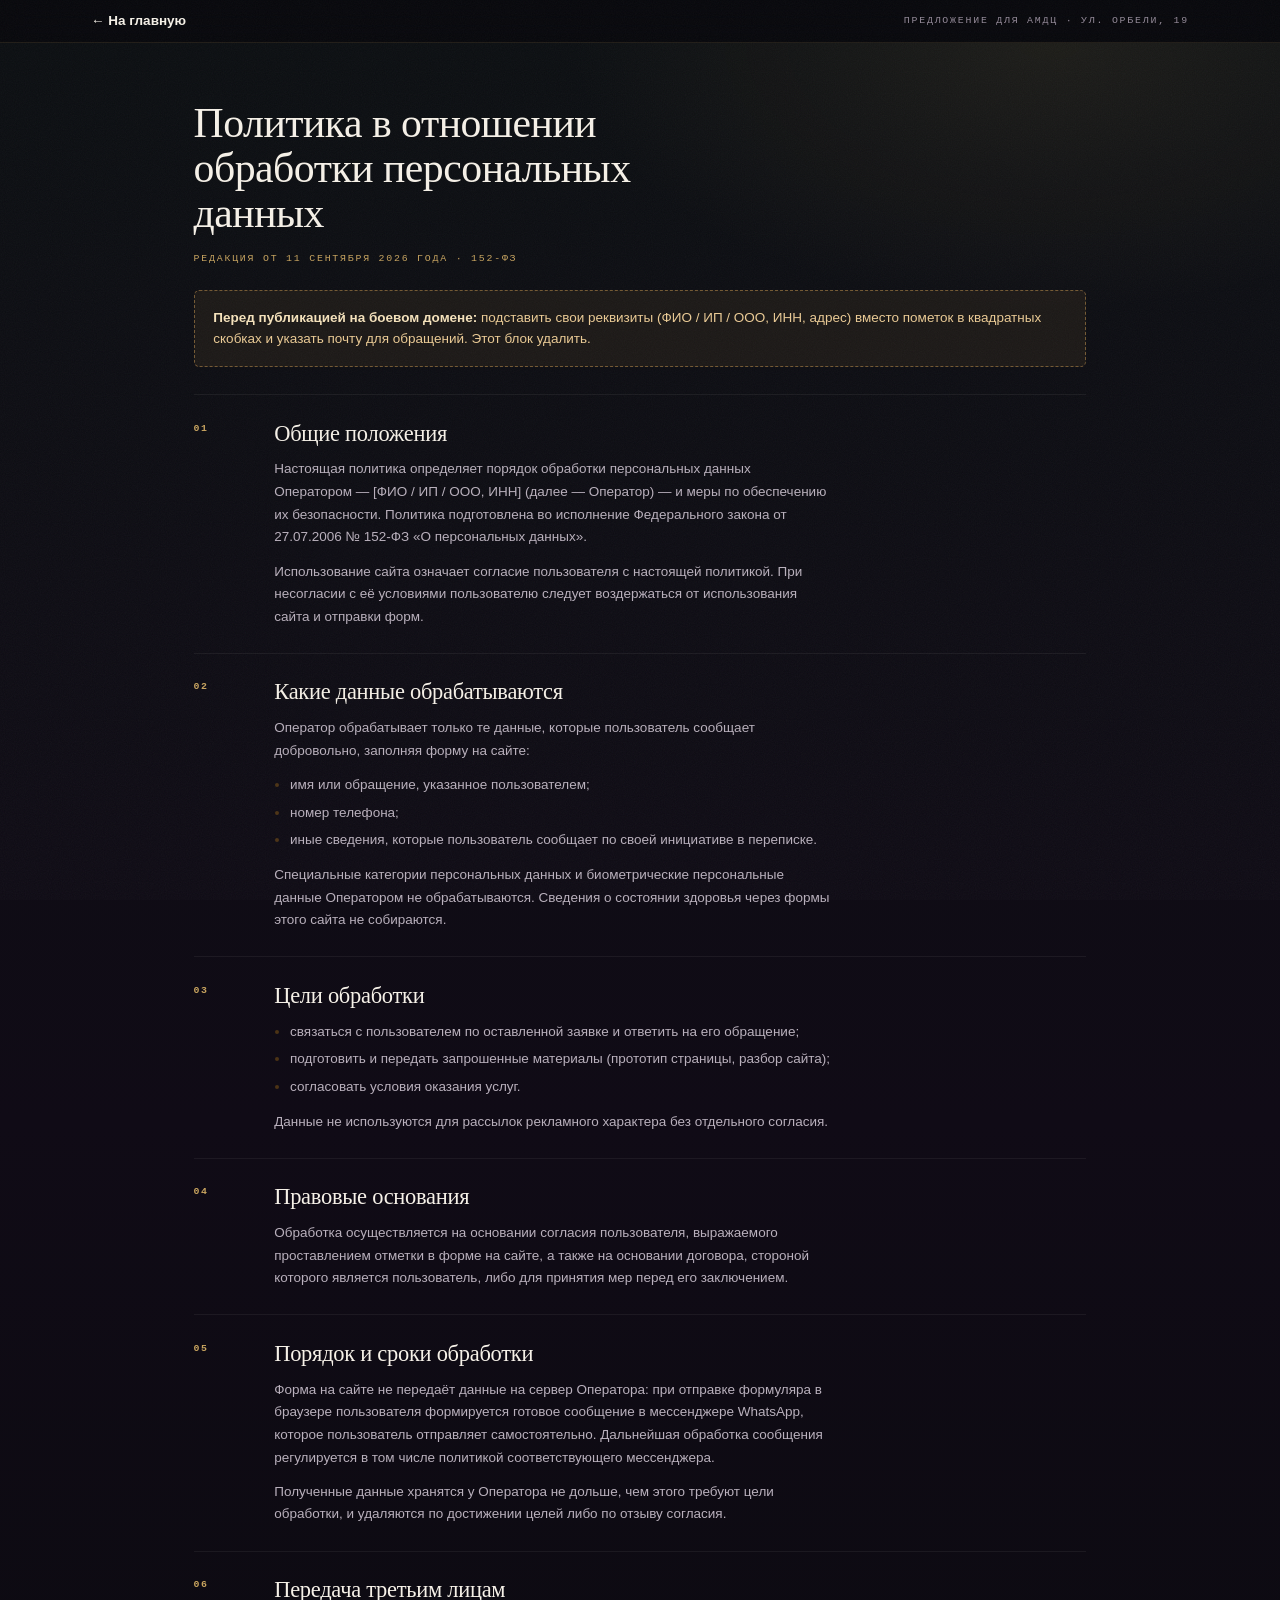
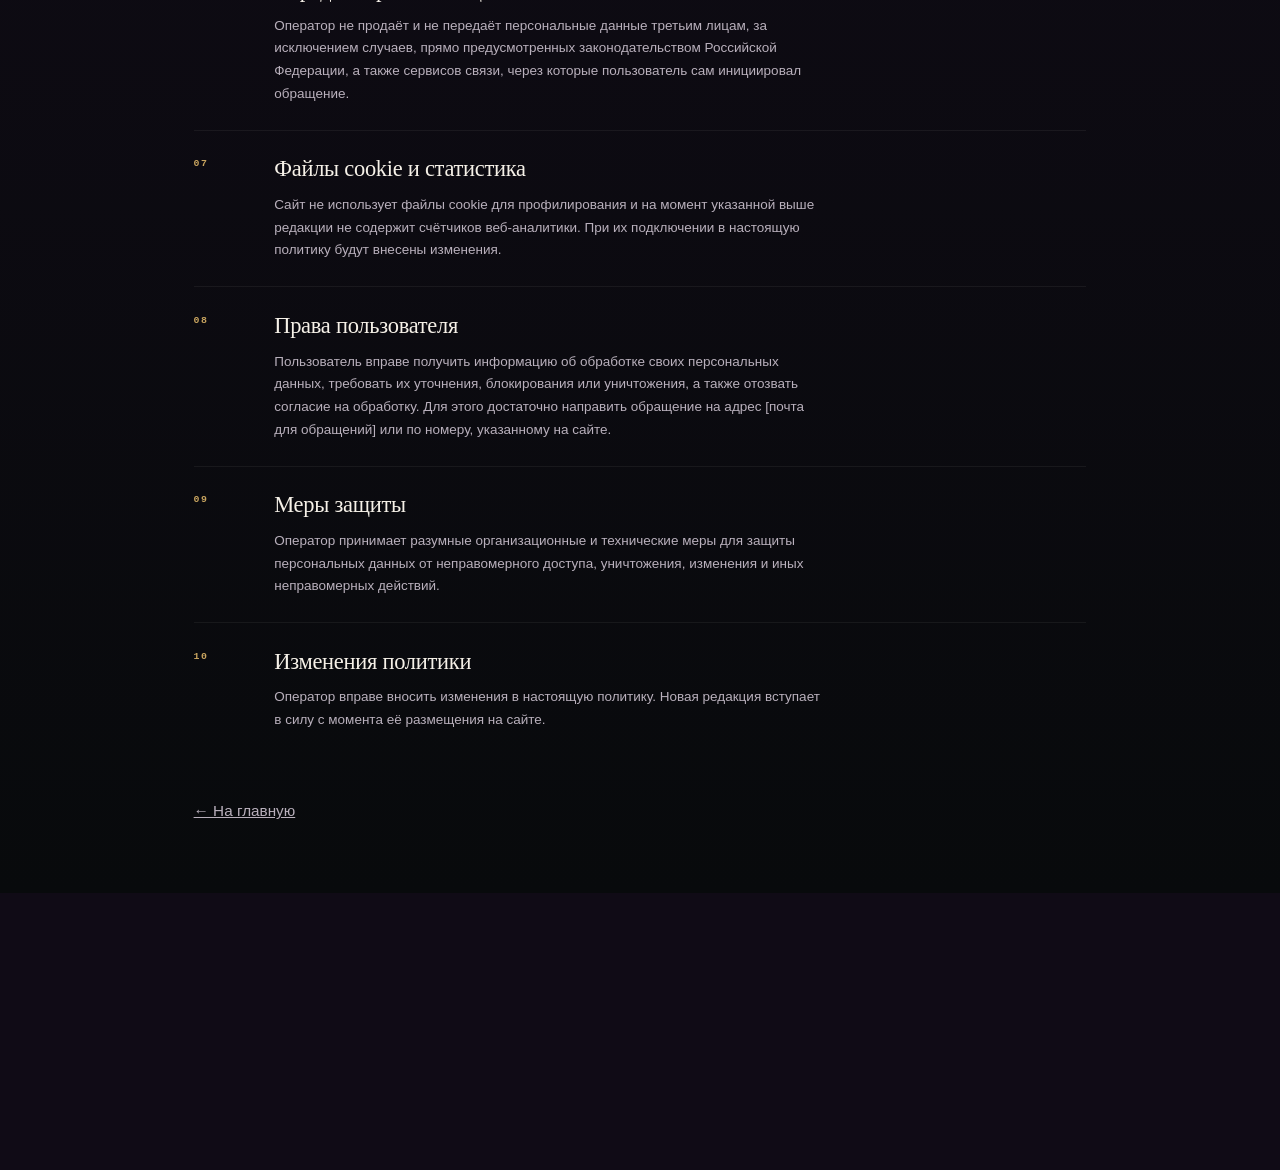
<file: privacy.html>
<!doctype html>
<html lang="ru">
<head>
<meta charset="utf-8">
<meta name="viewport" content="width=device-width,initial-scale=1">
<title>Политика конфиденциальности — предложение для АМДЦ</title>
<meta name="robots" content="noindex,nofollow">
<meta name="theme-color" content="#0A0C0E">
<link rel="icon" href="data:image/svg+xml,<svg xmlns='http://www.w3.org/2000/svg' viewBox='0 0 32 32'><rect width='32' height='32' rx='4' fill='%230A0C0E'/><rect x='1.5' y='1.5' width='29' height='29' rx='3' fill='none' stroke='%23C8A45F' stroke-width='1'/><path d='M16 9v14M9 16h14' stroke='%23C8A45F' stroke-width='2.4' stroke-linecap='round'/></svg>">
<link rel="stylesheet" href="assets/style.css?v=20260916n">
</head>
<body>

<div class="docbar">
  <div class="wrap">
    <a class="back" href="index.html">← На главную</a>
    <span class="who">Предложение для АМДЦ · ул. Орбели, 19</span>
  </div>
</div>

<main class="docpage">
  <div class="wrap">
    <h1>Политика в отношении обработки персональных данных</h1>
    <div class="date">Редакция от 11 сентября 2026 года · 152-ФЗ</div>

    <div class="todo"><b>Перед публикацией на боевом домене:</b> подставить свои реквизиты (ФИО / ИП / ООО, ИНН, адрес) вместо пометок в квадратных скобках и указать почту для обращений. Этот блок удалить.</div>

    <section class="legal">
      <div class="n">01</div>
      <div class="body">
        <h2>Общие положения</h2>
        <p>Настоящая политика определяет порядок обработки персональных данных Оператором — [ФИО / ИП / ООО, ИНН] (далее — Оператор) — и меры по обеспечению их безопасности. Политика подготовлена во исполнение Федерального закона от 27.07.2006 № 152-ФЗ «О персональных данных».</p>
        <p>Использование сайта означает согласие пользователя с настоящей политикой. При несогласии с её условиями пользователю следует воздержаться от использования сайта и отправки форм.</p>
      </div>
    </section>

    <section class="legal">
      <div class="n">02</div>
      <div class="body">
        <h2>Какие данные обрабатываются</h2>
        <p>Оператор обрабатывает только те данные, которые пользователь сообщает добровольно, заполняя форму на сайте:</p>
        <ul>
          <li>имя или обращение, указанное пользователем;</li>
          <li>номер телефона;</li>
          <li>иные сведения, которые пользователь сообщает по своей инициативе в переписке.</li>
        </ul>
        <p>Специальные категории персональных данных и биометрические персональные данные Оператором не обрабатываются. Сведения о состоянии здоровья через формы этого сайта не собираются.</p>
      </div>
    </section>

    <section class="legal">
      <div class="n">03</div>
      <div class="body">
        <h2>Цели обработки</h2>
        <ul>
          <li>связаться с пользователем по оставленной заявке и ответить на его обращение;</li>
          <li>подготовить и передать запрошенные материалы (прототип страницы, разбор сайта);</li>
          <li>согласовать условия оказания услуг.</li>
        </ul>
        <p>Данные не используются для рассылок рекламного характера без отдельного согласия.</p>
      </div>
    </section>

    <section class="legal">
      <div class="n">04</div>
      <div class="body">
        <h2>Правовые основания</h2>
        <p>Обработка осуществляется на основании согласия пользователя, выражаемого проставлением отметки в форме на сайте, а также на основании договора, стороной которого является пользователь, либо для принятия мер перед его заключением.</p>
      </div>
    </section>

    <section class="legal">
      <div class="n">05</div>
      <div class="body">
        <h2>Порядок и сроки обработки</h2>
        <p>Форма на сайте не передаёт данные на сервер Оператора: при отправке формуляра в браузере пользователя формируется готовое сообщение в мессенджере WhatsApp, которое пользователь отправляет самостоятельно. Дальнейшая обработка сообщения регулируется в том числе политикой соответствующего мессенджера.</p>
        <p>Полученные данные хранятся у Оператора не дольше, чем этого требуют цели обработки, и удаляются по достижении целей либо по отзыву согласия.</p>
      </div>
    </section>

    <section class="legal">
      <div class="n">06</div>
      <div class="body">
        <h2>Передача третьим лицам</h2>
        <p>Оператор не продаёт и не передаёт персональные данные третьим лицам, за исключением случаев, прямо предусмотренных законодательством Российской Федерации, а также сервисов связи, через которые пользователь сам инициировал обращение.</p>
      </div>
    </section>

    <section class="legal">
      <div class="n">07</div>
      <div class="body">
        <h2>Файлы cookie и статистика</h2>
        <p>Сайт не использует файлы cookie для профилирования и на момент указанной выше редакции не содержит счётчиков веб-аналитики. При их подключении в настоящую политику будут внесены изменения.</p>
      </div>
    </section>

    <section class="legal">
      <div class="n">08</div>
      <div class="body">
        <h2>Права пользователя</h2>
        <p>Пользователь вправе получить информацию об обработке своих персональных данных, требовать их уточнения, блокирования или уничтожения, а также отозвать согласие на обработку. Для этого достаточно направить обращение на адрес [почта для обращений] или по номеру, указанному на сайте.</p>
      </div>
    </section>

    <section class="legal">
      <div class="n">09</div>
      <div class="body">
        <h2>Меры защиты</h2>
        <p>Оператор принимает разумные организационные и технические меры для защиты персональных данных от неправомерного доступа, уничтожения, изменения и иных неправомерных действий.</p>
      </div>
    </section>

    <section class="legal">
      <div class="n">10</div>
      <div class="body">
        <h2>Изменения политики</h2>
        <p>Оператор вправе вносить изменения в настоящую политику. Новая редакция вступает в силу с момента её размещения на сайте.</p>
      </div>
    </section>

    <p style="margin-top:3rem"><a class="back" href="index.html">← На главную</a></p>
  </div>
</main>

</body>
</html>
</file>
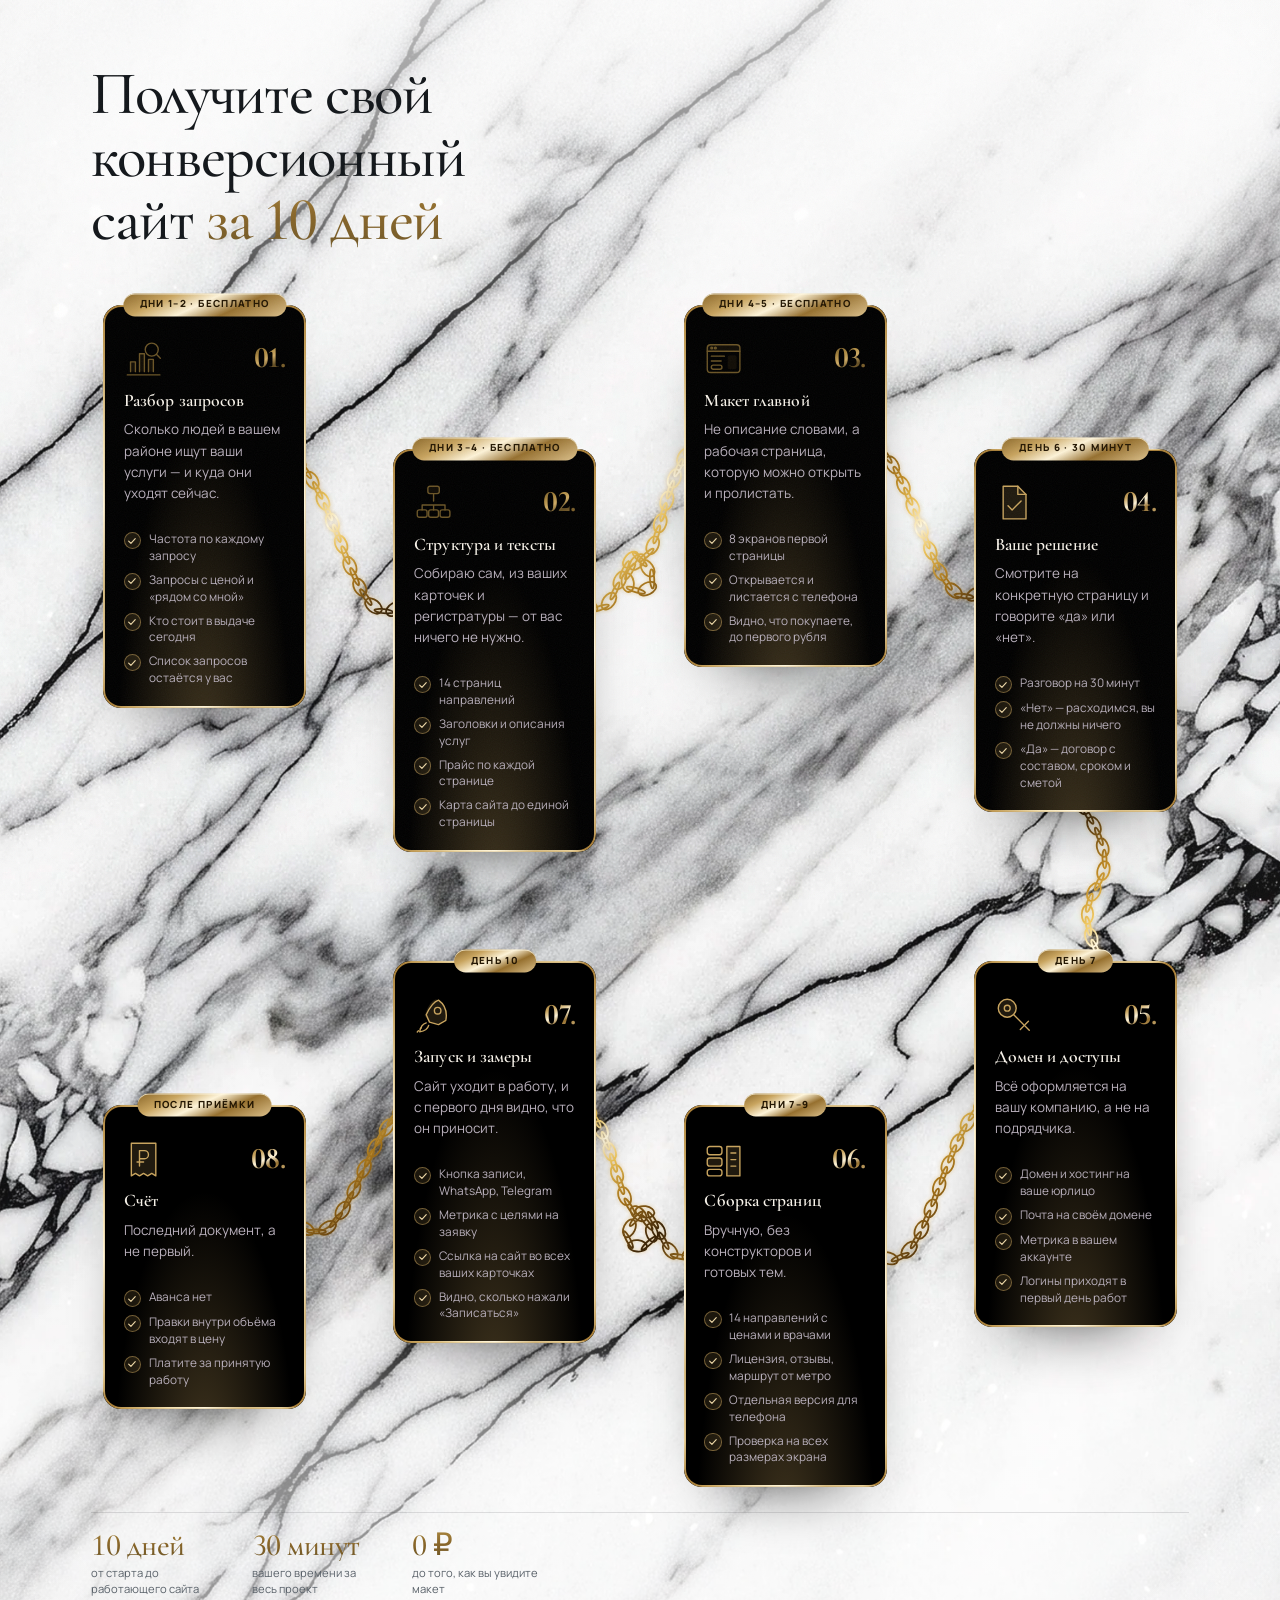
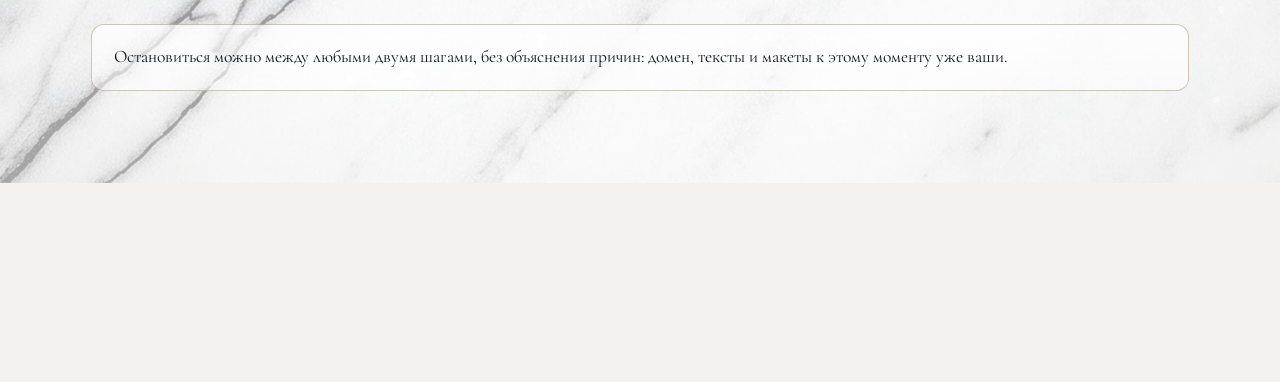
<file: tehnologiya-staryy-mramor.html>
<!doctype html>
<html lang="ru">
<head>
<meta charset="utf-8">
<meta name="viewport" content="width=device-width,initial-scale=1">
<title>Разворот «Технология» на диагональном мраморе — АМДЦ</title>
<meta name="description" content="Тот же разворот «Технология», что и на странице предложения, но на другом камне: диагональная сеть жил вместо рамки из вертикальных. Страница для сравнения фонов.">
<meta name="robots" content="noindex,nofollow">
<meta name="theme-color" content="#F4F2EF">
<meta property="og:type" content="website">
<meta property="og:title" content="Разворот «Технология» — вариант фона">
<meta property="og:description" content="Сравнение двух мраморов под одним и тем же разворотом.">
<link rel="icon" href="data:image/svg+xml,<svg xmlns='http://www.w3.org/2000/svg' viewBox='0 0 32 32'><rect width='32' height='32' rx='4' fill='%230A0C0E'/><rect x='1.5' y='1.5' width='29' height='29' rx='3' fill='none' stroke='%23C8A45F' stroke-width='1'/><path d='M16 9v14M9 16h14' stroke='%23C8A45F' stroke-width='2.4' stroke-linecap='round'/></svg>">
<script>document.documentElement.className+=" js";</script>
<!-- Гарнитуры первого экрана. Кириллический Cormorant несёт
     заголовок, кириллический Manrope — подводку и кнопку;
     оба нужны раньше всего остального, поэтому запрашиваются
     параллельно с таблицами стилей, а не после них. -->
<link rel="preload" as="font" type="font/woff2" crossorigin href="assets/fonts/cormorant-cyrillic.woff2">
<link rel="preload" as="font" type="font/woff2" crossorigin href="assets/fonts/manrope-cyrillic.woff2">
<!-- ?v= в адресах таблиц и скрипта — метка версии. GitHub Pages
     отдаёт статику с Cache-Control: max-age=600, и после правки
     браузер ещё десять минут показывает старый файл, сколько ни
     обновляй страницу. Менять метку при каждой выкладке. -->
<link rel="stylesheet" href="assets/fonts.css?v=2026091721a">
<link rel="stylesheet" href="assets/style.css?v=2026091721a">
<!-- Телефонный слой. Подключён последним и целиком живёт
     внутри @media (max-width:860px) — на широком экране
     не меняет ни одного пикселя. -->
<link rel="stylesheet" href="assets/mobile.css?v=2026091721a">

<!-- ============================================================
     ДРУГОЙ КАМЕНЬ

     Страница целиком повторяет разворот «Технология» с главной:
     та же разметка, те же таблицы стилей, те же скрипты. Разное
     только одно — фотография камня под ним. На главной стоит
     кадр-рамка: вертикальные жилы по краям, пустая середина под
     карточки. Здесь — сплошная диагональная сеть жил.

     Отсюда и вторая правка, ниже. Телефонный слой тянет фон по
     высоте (`100% 100%`), потому что рамку подрезать нельзя:
     в узкую полосу попала бы только пустая середина. У сплошного
     рисунка пустых мест нет, подрезка ему не вредит, и здесь
     возвращается обычный `cover` — иначе диагональ на телефоне
     растянулась бы в восемь раз по высоте и легла бы почти
     вертикально.
     ============================================================ -->
<style>
  .marble{
    background-image:
      linear-gradient(to bottom,
        rgba(255,255,255,.74) 0%,
        rgba(255,255,255,.46) 12%,
        rgba(255,255,255,.06) 21%,
        rgba(255,255,255,.06) 74%,
        rgba(255,255,255,.52) 80%,
        rgba(255,255,255,.68) 100%),
      url("assets/img/marble-diagonal.webp?v=2026091721a");
  }
  @media (max-width:860px){
    .marble{background-size:auto,cover}
  }
  /* Полоса тут единственная, и ниже неё страница кончается.
     Тело страницы покрашено в тон камня: если окно окажется
     выше разворота, снизу будет не белая кромка, а продолжение
     того же тона. Тянуть полосу во весь экран не стал —
     пробовал, и на высоком окне под последней строкой повисает
     пустое поле камня, что заметно хуже кромки. Разворот и так
     2005 точек высотой: чтобы кромка вылезла, нужно окно выше
     1800 точек. */
  html,body{background:#F4F2EF}
</style>
</head>
<body>

<svg width="0" height="0" style="position:absolute" aria-hidden="true">
  <defs>
    <symbol id="i-check" viewBox="0 0 24 24"><path d="M4 12.5l5.5 5.5L20 6.5"/></symbol>
    <symbol id="i-x" viewBox="0 0 24 24"><path d="M6 6l12 12M18 6L6 18"/></symbol>
    <symbol id="i-arr" viewBox="0 0 24 24"><path d="M5 12h14M13 6l6 6-6 6"/></symbol>
    <symbol id="i-phone" viewBox="0 0 24 24"><path d="M22 16.9v3a2 2 0 01-2.2 2 19.8 19.8 0 01-8.6-3.1 19.5 19.5 0 01-6-6A19.8 19.8 0 012.1 4.2 2 2 0 014.1 2h3a2 2 0 012 1.7c.1 1 .4 1.9.7 2.8a2 2 0 01-.4 2.1L8.1 9.9a16 16 0 006 6l1.3-1.3a2 2 0 012.1-.4c.9.3 1.8.6 2.8.7a2 2 0 011.7 2z"/></symbol>
    <symbol id="i-mail" viewBox="0 0 24 24"><path d="M4 4h16v16H4z"/><path d="M4 6l8 6 8-6"/></symbol>
    <symbol id="i-wa" viewBox="0 0 24 24"><path d="M21 11.5a8.5 8.5 0 01-12.7 7.4L3 20.5l1.7-5.1A8.5 8.5 0 1121 11.5z"/><path d="M8.6 9.2c.3 2.5 2.6 4.9 5.2 5.5"/></symbol>
    <symbol id="i-tg" viewBox="0 0 24 24"><path d="M21.5 4.3L2.9 11.5c-.9.35-.9 1.5.05 1.75l4.6 1.3 1.75 5.3c.25.75 1.2.9 1.7.3l2.5-2.9 4.7 3.45c.7.5 1.7.1 1.85-.75l2.4-14.3c.15-.9-.75-1.6-1.45-1.35z"/><path d="M7.55 14.55L18.3 7.4l-8.1 8.35-.3 3.55"/></symbol>
    <symbol id="i-eye" viewBox="0 0 24 24"><path d="M2 12s3.6-7 10-7 10 7 10 7-3.6 7-10 7-10-7-10-7z"/><circle cx="12" cy="12" r="3"/></symbol>
    <symbol id="i-price" viewBox="0 0 24 24"><path d="M20.6 13.4L12 22l-9-9V3h10z"/><circle cx="7.5" cy="7.5" r="1.3"/></symbol>
    <symbol id="i-user" viewBox="0 0 24 24"><path d="M20 21v-2a4 4 0 00-4-4H8a4 4 0 00-4 4v2"/><circle cx="12" cy="7" r="4"/></symbol>
    <symbol id="i-clock" viewBox="0 0 24 24"><circle cx="12" cy="12" r="9"/><path d="M12 7v5l3 2"/></symbol>
    <symbol id="i-shield" viewBox="0 0 24 24"><path d="M12 22s8-4 8-10V5l-8-3-8 3v7c0 6 8 10 8 10z"/></symbol>
    <!-- Шеврон для листания. Угол намеренно тупее обычного:
         острая «птичка» читается значком, раскрытая — жестом. -->
    <symbol id="i-chev" viewBox="0 0 24 24"><path d="M16.5 4.5L8 12l8.5 7.5"/></symbol>
    <symbol id="i-phone-m" viewBox="0 0 24 24"><rect x="6" y="2" width="12" height="20" rx="2.5"/><path d="M11 18.5h2"/></symbol>

    <!-- ========================================================
         ИЛЛЮСТРАЦИИ

         В отличие от значков выше, это двухтоновые рисунки:
         класс f заливается цветом блока на 14%, класс s идёт
         контуром. Один цвет на иллюстрацию, оттенок задаёт
         блок — карнеол там, где теряется, нефрит там, где
         появляется, бронза в технологии.
         ======================================================== -->

    <!-- потери -->
    <symbol id="il-call" viewBox="0 0 48 48">
      <path fill="currentColor" fill-opacity=".16" stroke="none" d="M10 6h7l3 8-4 3a20 20 0 0012 12l3-4 8 3v7a3 3 0 01-3.3 3A34 34 0 017 9.3 3 3 0 0110 6z"/>
      <path fill="none" stroke="currentColor" d="M10 6h7l3 8-4 3a20 20 0 0012 12l3-4 8 3v7a3 3 0 01-3.3 3A34 34 0 017 9.3 3 3 0 0110 6z"/>
      <path fill="none" stroke="currentColor" d="M40 8 L30 18"/>
      <path fill="none" stroke="currentColor" d="M40 16v-8h-8"/>
    </symbol>
    <symbol id="il-price" viewBox="0 0 48 48">
      <path fill="currentColor" fill-opacity=".16" stroke="none" d="M25 4H7a3 3 0 00-3 3v18l19 19 21-21z"/>
      <path fill="none" stroke="currentColor" d="M25 4H7a3 3 0 00-3 3v18l19 19 21-21z"/>
      <circle fill="none" stroke="currentColor" cx="12.5" cy="12.5" r="2.4"/>
      <path fill="none" stroke="currentColor" d="M21 24.5c0-3 4.6-3 4.6-6 0-1.7-1.5-3-3.4-3-1.7 0-3.1 1-3.4 2.5"/>
      <path fill="none" stroke="currentColor" d="M21.2 30.2h.1"/>
    </symbol>

    <!-- что остаётся без сайта -->
    <symbol id="il-compare" viewBox="0 0 48 48">
      <rect fill="currentColor" fill-opacity=".16" stroke="none" x="5" y="7" width="38" height="8" rx="3"/>
      <rect fill="currentColor" fill-opacity=".16" stroke="none" x="5" y="20" width="38" height="8" rx="3"/>
      <rect fill="none" stroke="currentColor" x="5" y="33" width="38" height="8" rx="3"/>
      <path fill="none" stroke="currentColor" d="M12 37h10"/>
      <path fill="none" stroke="currentColor" d="M36 33.6l1.5 3 3.3.5-2.4 2.3.6 3.3-3-1.6-3 1.6.6-3.3-2.4-2.3 3.3-.5z"/>
    </symbol>
    <!-- Силуэт по пояс: голова и плечи. Только контур, без заливки —
         это строчка в списке, а не портрет.

         Туловище — прямоугольник со скруглёнными верхними углами,
         а не купол. Купол читается каплей и вблизи перестаёт быть
         человеком; прямые бока с мягким плечом читаются фигурой
         даже в двух миллиметрах линии. -->
    <symbol id="il-bust" viewBox="0 0 64 64">
      <circle cx="32" cy="20.5" r="11.5"/>
      <path d="M12.5 62.5V46.5c0-5 4-9 9-9h21c5 0 9 4 9 9v16"/>
    </symbol>
    <symbol id="il-stars" viewBox="0 0 48 48">
      <path fill="currentColor" fill-opacity=".16" stroke="none" d="M13 5l2.6 5.3 5.9.9-4.3 4.1 1 5.8-5.2-2.7-5.2 2.7 1-5.8L5 11.2l5.9-.9z"/>
      <path fill="currentColor" fill-opacity=".16" stroke="none" d="M36 22l2 4 4.4.7-3.2 3.1.8 4.4-4-2.1-3.9 2.1.7-4.4-3.2-3.1 4.4-.7z"/>
      <path fill="none" stroke="currentColor" d="M24 28l-2.3 4.7-5.2.8 3.8 3.6-.9 5.1 4.6-2.4 4.6 2.4-.9-5.1 3.8-3.6-5.2-.8z"/>
      <path fill="none" stroke="currentColor" d="M4 42 L44 4" stroke-dasharray="3 4"/>
    </symbol>

    <!-- что появляется с сайтом -->
    <symbol id="il-filter" viewBox="0 0 48 48">
      <path fill="currentColor" fill-opacity=".16" stroke="none" d="M5 7h38L29 24v14l-10 6V24z"/>
      <path fill="none" stroke="currentColor" d="M5 7h38L29 24v14l-10 6V24z"/>
      <path fill="none" stroke="currentColor" d="M17 14h14"/>
      <circle fill="none" stroke="currentColor" cx="38" cy="36" r="7"/>
      <path fill="none" stroke="currentColor" d="M38 32.5v7M36 34.4h4M36 38h4"/>
    </symbol>
    <symbol id="il-sleep" viewBox="0 0 48 48">
      <path fill="currentColor" fill-opacity=".16" stroke="none" d="M4 40h40v4H4z"/>
      <path fill="none" stroke="currentColor" d="M4 44V26a4 4 0 014-4h26a8 8 0 018 8v14"/>
      <path fill="none" stroke="currentColor" d="M4 34h40"/>
      <circle fill="none" stroke="currentColor" cx="13" cy="28" r="3.5"/>
      <path fill="none" stroke="currentColor" d="M28 16h9l-9 8h9"/>
      <path fill="none" stroke="currentColor" d="M36 5h7l-7 6h7"/>
    </symbol>
    <symbol id="il-mega" viewBox="0 0 48 48">
      <path fill="currentColor" fill-opacity=".16" stroke="none" d="M6 18h8l18-9v30l-18-9H6z"/>
      <path fill="none" stroke="currentColor" d="M6 18h8l18-9v30l-18-9H6a2 2 0 01-2-2v-8a2 2 0 012-2z"/>
      <path fill="none" stroke="currentColor" d="M14 30v9a3 3 0 006 0v-6"/>
      <path fill="none" stroke="currentColor" d="M38 18a8 8 0 010 12"/>
      <path fill="none" stroke="currentColor" d="M43 13a15 15 0 010 22"/>
    </symbol>

    <symbol id="il-doctor" viewBox="0 0 48 48">
      <path fill="currentColor" fill-opacity=".16" stroke="none" d="M6 44v-5a10 10 0 0110-10h16a10 10 0 0110 10v5z"/>
      <path fill="none" stroke="currentColor" d="M6 44v-5a10 10 0 0110-10h16a10 10 0 0110 10v5"/>
      <circle fill="none" stroke="currentColor" cx="24" cy="14" r="9"/>
      <path fill="none" stroke="currentColor" d="M19 29.5l5 6 5-6"/>
      <path fill="none" stroke="currentColor" d="M33 33v4M31 35h4"/>
    </symbol>

    <!-- чужая площадка -->
    <symbol id="il-percent" viewBox="0 0 48 48">
      <circle fill="currentColor" fill-opacity=".16" stroke="none" cx="24" cy="24" r="19"/>
      <circle fill="none" stroke="currentColor" cx="24" cy="24" r="19"/>
      <circle fill="none" stroke="currentColor" cx="18" cy="18" r="4"/>
      <circle fill="none" stroke="currentColor" cx="30" cy="30" r="4"/>
      <path fill="none" stroke="currentColor" d="M32 15 L16 33"/>
    </symbol>
    <symbol id="il-cards" viewBox="0 0 48 48">
      <rect fill="currentColor" fill-opacity=".16" stroke="none" x="6" y="7" width="36" height="11" rx="3.5"/>
      <rect fill="none" stroke="currentColor" x="6" y="7" width="36" height="11" rx="3.5"/>
      <rect fill="none" stroke="currentColor" x="6" y="20.5" width="36" height="11" rx="3.5"/>
      <rect fill="none" stroke="currentColor" x="6" y="34" width="36" height="11" rx="3.5"/>
      <circle fill="none" stroke="currentColor" cx="14" cy="12.5" r="2.6"/>
      <circle fill="none" stroke="currentColor" cx="14" cy="26" r="2.6"/>
      <circle fill="none" stroke="currentColor" cx="14" cy="39.5" r="2.6"/>
      <path fill="none" stroke="currentColor" d="M22 12.5h14M22 26h14M22 39.5h14"/>
    </symbol>
    <symbol id="il-lock" viewBox="0 0 48 48">
      <rect fill="currentColor" fill-opacity=".16" stroke="none" x="9" y="21" width="30" height="22" rx="4"/>
      <rect fill="none" stroke="currentColor" x="9" y="21" width="30" height="22" rx="4"/>
      <path fill="none" stroke="currentColor" d="M16 21v-6.5a8 8 0 0116 0V21"/>
      <circle fill="none" stroke="currentColor" cx="24" cy="30" r="2.8"/>
      <path fill="none" stroke="currentColor" d="M24 32.8V37"/>
    </symbol>

    <!-- технология -->
    <symbol id="il-research" viewBox="0 0 48 48">
      <path fill="currentColor" fill-opacity=".16" stroke="none" d="M8 40h6V28H8zM19 40h6V18h-6zM30 40h6V25h-6z"/>
      <path fill="none" stroke="currentColor" d="M4 44h40"/>
      <path fill="none" stroke="currentColor" d="M8 40V28h6v12M19 40V18h6v22M30 40V25h6v15"/>
      <circle fill="none" stroke="currentColor" cx="34" cy="13" r="8"/>
      <path fill="none" stroke="currentColor" d="M40 19l4.5 4.5"/>
    </symbol>
    <symbol id="il-map" viewBox="0 0 48 48">
      <rect fill="currentColor" fill-opacity=".16" stroke="none" x="17" y="4" width="14" height="9" rx="2.5"/>
      <rect fill="none" stroke="currentColor" x="17" y="4" width="14" height="9" rx="2.5"/>
      <rect fill="none" stroke="currentColor" x="4" y="33" width="12" height="9" rx="2.5"/>
      <rect fill="none" stroke="currentColor" x="18" y="33" width="12" height="9" rx="2.5"/>
      <rect fill="none" stroke="currentColor" x="32" y="33" width="12" height="9" rx="2.5"/>
      <path fill="none" stroke="currentColor" d="M24 13v9M10 33v-6h28v6M24 27v6"/>
    </symbol>
    <symbol id="il-mock" viewBox="0 0 48 48">
      <rect fill="currentColor" fill-opacity=".16" stroke="none" x="4" y="7" width="40" height="8" rx="3"/>
      <rect fill="none" stroke="currentColor" x="4" y="7" width="40" height="34" rx="4"/>
      <path fill="none" stroke="currentColor" d="M4 15h40"/>
      <circle fill="none" stroke="currentColor" cx="9.5" cy="11" r="1.1"/>
      <circle fill="none" stroke="currentColor" cx="14" cy="11" r="1.1"/>
      <path fill="none" stroke="currentColor" d="M9 21h16M9 27h12"/>
      <rect fill="none" stroke="currentColor" x="9" y="32" width="13" height="5" rx="2.5"/>
      <rect fill="currentColor" fill-opacity=".16" stroke="none" x="29" y="20" width="11" height="17" rx="2.5"/>
    </symbol>
    <symbol id="il-decide" viewBox="0 0 48 48">
      <path fill="currentColor" fill-opacity=".16" stroke="none" d="M10 4h18l10 10v30H10z"/>
      <path fill="none" stroke="currentColor" d="M10 4h18l10 10v30H10z"/>
      <path fill="none" stroke="currentColor" d="M28 4v10h10"/>
      <path fill="none" stroke="currentColor" d="M16 28l5 5 11-11"/>
    </symbol>
    <symbol id="il-key" viewBox="0 0 48 48">
      <circle fill="currentColor" fill-opacity=".16" stroke="none" cx="15" cy="15" r="11"/>
      <circle fill="none" stroke="currentColor" cx="15" cy="15" r="11"/>
      <circle fill="none" stroke="currentColor" cx="15" cy="15" r="3.6"/>
      <path fill="none" stroke="currentColor" d="M23 23 L42 42"/>
      <path fill="none" stroke="currentColor" d="M36 36l-5 5M41 31l-4 4"/>
    </symbol>
    <symbol id="il-build" viewBox="0 0 48 48">
      <rect fill="currentColor" fill-opacity=".16" stroke="none" x="4" y="22" width="18" height="10" rx="3"/>
      <rect fill="none" stroke="currentColor" x="4" y="8" width="18" height="10" rx="3"/>
      <rect fill="none" stroke="currentColor" x="4" y="22" width="18" height="10" rx="3"/>
      <rect fill="none" stroke="currentColor" x="4" y="36" width="18" height="8" rx="3"/>
      <rect fill="currentColor" fill-opacity=".16" stroke="none" x="28" y="8" width="16" height="36" rx="3"/>
      <path fill="none" stroke="currentColor" d="M28 8h16v36H28z"/>
      <path fill="none" stroke="currentColor" d="M33 16h6M33 24h6M33 32h6"/>
    </symbol>
    <symbol id="il-launch" viewBox="0 0 48 48">
      <path fill="currentColor" fill-opacity=".16" stroke="none" d="M27 4c8 4 13 13 12 24l-8 6-12-2-6-8C17 13 20 7 27 4z"/>
      <path fill="none" stroke="currentColor" d="M30 5c7 5 11 14 9 25l-9 5-11-3-4-9C20 12 24 7 30 5z"/>
      <circle fill="none" stroke="currentColor" cx="29" cy="18" r="4"/>
      <path fill="none" stroke="currentColor" d="M15 33c-4 1-7 5-8 11 6-1 10-4 11-8"/>
      <path fill="none" stroke="currentColor" d="M4 44l6-6" stroke-dasharray="2 3"/>
    </symbol>
    <symbol id="il-bill" viewBox="0 0 48 48">
      <path fill="currentColor" fill-opacity=".16" stroke="none" d="M9 4h30v40l-5-3-5 3-5-3-5 3-5-3-5 3z"/>
      <path fill="none" stroke="currentColor" d="M9 4h30v40l-5-3-5 3-5-3-5 3-5-3-5 3z"/>
      <path fill="none" stroke="currentColor" d="M19 13h6a5 5 0 010 10h-6zM19 23v9M16 27h8"/>
    </symbol>
  </defs>
</svg>

<section class="band b-onyx marble mag roomy" id="how" data-sec="s07" data-title="Технология">
  <div class="wrap">
    <h2 class="huge">Получите свой конверсионный сайт <mark>за 10 дней</mark></h2>

    <div class="steps rich">
      <div class="step now">
        <div class="sh">
          <div class="pic"><svg class="ill"><use href="#il-research"/></svg></div>
          <div class="badge">01</div>
        </div>
        <div class="when">Дни 1–2 · бесплатно</div>
        <h3>Разбор запросов</h3>
        <p>Сколько людей в вашем районе ищут ваши услуги — и куда они уходят сейчас.</p>
        <ul class="pts">
          <li><span class="ck"><svg class="i"><use href="#i-check"/></svg></span><span>Частота по каждому запросу</span></li>
          <li><span class="ck"><svg class="i"><use href="#i-check"/></svg></span><span>Запросы с ценой и «рядом со мной»</span></li>
          <li><span class="ck"><svg class="i"><use href="#i-check"/></svg></span><span>Кто стоит в выдаче сегодня</span></li>
          <li><span class="ck"><svg class="i"><use href="#i-check"/></svg></span><span>Список запросов остаётся у вас</span></li>
        </ul>
      </div>
      <div class="step now">
        <div class="sh">
          <div class="pic"><svg class="ill"><use href="#il-map"/></svg></div>
          <div class="badge">02</div>
        </div>
        <div class="when">Дни 3–4 · бесплатно</div>
        <h3>Структура и тексты</h3>
        <p>Собираю сам, из ваших карточек и регистратуры — от вас ничего не нужно.</p>
        <ul class="pts">
          <li><span class="ck"><svg class="i"><use href="#i-check"/></svg></span><span>14 страниц направлений</span></li>
          <li><span class="ck"><svg class="i"><use href="#i-check"/></svg></span><span>Заголовки и описания услуг</span></li>
          <li><span class="ck"><svg class="i"><use href="#i-check"/></svg></span><span>Прайс по каждой странице</span></li>
          <li><span class="ck"><svg class="i"><use href="#i-check"/></svg></span><span>Карта сайта до единой страницы</span></li>
        </ul>
      </div>
      <div class="step now">
        <div class="sh">
          <div class="pic"><svg class="ill"><use href="#il-mock"/></svg></div>
          <div class="badge">03</div>
        </div>
        <div class="when">Дни 4–5 · бесплатно</div>
        <h3>Макет главной</h3>
        <p>Не описание словами, а рабочая страница, которую можно открыть и пролистать.</p>
        <ul class="pts">
          <li><span class="ck"><svg class="i"><use href="#i-check"/></svg></span><span>8 экранов первой страницы</span></li>
          <li><span class="ck"><svg class="i"><use href="#i-check"/></svg></span><span>Открывается и листается с телефона</span></li>
          <li><span class="ck"><svg class="i"><use href="#i-check"/></svg></span><span>Видно, что покупаете, до первого рубля</span></li>
        </ul>
      </div>
      <div class="step">
        <div class="sh">
          <div class="pic"><svg class="ill"><use href="#il-decide"/></svg></div>
          <div class="badge">04</div>
        </div>
        <div class="when">День 6 · 30 минут</div>
        <h3>Ваше решение</h3>
        <p>Смотрите на конкретную страницу и говорите «да» или «нет».</p>
        <ul class="pts">
          <li><span class="ck"><svg class="i"><use href="#i-check"/></svg></span><span>Разговор на 30 минут</span></li>
          <li><span class="ck"><svg class="i"><use href="#i-check"/></svg></span><span>«Нет» — расходимся, вы не должны ничего</span></li>
          <li><span class="ck"><svg class="i"><use href="#i-check"/></svg></span><span>«Да» — договор с составом, сроком и сметой</span></li>
        </ul>
      </div>
      <div class="step">
        <div class="sh">
          <div class="pic"><svg class="ill"><use href="#il-key"/></svg></div>
          <div class="badge">05</div>
        </div>
        <div class="when">День 7</div>
        <h3>Домен и доступы</h3>
        <p>Всё оформляется на вашу компанию, а не на подрядчика.</p>
        <ul class="pts">
          <li><span class="ck"><svg class="i"><use href="#i-check"/></svg></span><span>Домен и хостинг на ваше юрлицо</span></li>
          <li><span class="ck"><svg class="i"><use href="#i-check"/></svg></span><span>Почта на своём домене</span></li>
          <li><span class="ck"><svg class="i"><use href="#i-check"/></svg></span><span>Метрика в вашем аккаунте</span></li>
          <li><span class="ck"><svg class="i"><use href="#i-check"/></svg></span><span>Логины приходят в первый день работ</span></li>
        </ul>
      </div>
      <div class="step">
        <div class="sh">
          <div class="pic"><svg class="ill"><use href="#il-build"/></svg></div>
          <div class="badge">06</div>
        </div>
        <div class="when">Дни 7–9</div>
        <h3>Сборка страниц</h3>
        <p>Вручную, без конструкторов и готовых тем.</p>
        <ul class="pts">
          <li><span class="ck"><svg class="i"><use href="#i-check"/></svg></span><span>14 направлений с ценами и врачами</span></li>
          <li><span class="ck"><svg class="i"><use href="#i-check"/></svg></span><span>Лицензия, отзывы, маршрут от метро</span></li>
          <li><span class="ck"><svg class="i"><use href="#i-check"/></svg></span><span>Отдельная версия для телефона</span></li>
          <li><span class="ck"><svg class="i"><use href="#i-check"/></svg></span><span>Проверка на всех размерах экрана</span></li>
        </ul>
      </div>
      <div class="step">
        <div class="sh">
          <div class="pic"><svg class="ill"><use href="#il-launch"/></svg></div>
          <div class="badge">07</div>
        </div>
        <div class="when">День 10</div>
        <h3>Запуск и замеры</h3>
        <p>Сайт уходит в работу, и с первого дня видно, что он приносит.</p>
        <ul class="pts">
          <li><span class="ck"><svg class="i"><use href="#i-check"/></svg></span><span>Кнопка записи, WhatsApp, Telegram</span></li>
          <li><span class="ck"><svg class="i"><use href="#i-check"/></svg></span><span>Метрика с целями на заявку</span></li>
          <li><span class="ck"><svg class="i"><use href="#i-check"/></svg></span><span>Ссылка на сайт во всех ваших карточках</span></li>
          <li><span class="ck"><svg class="i"><use href="#i-check"/></svg></span><span>Видно, сколько нажали «Записаться»</span></li>
        </ul>
      </div>
      <div class="step">
        <div class="sh">
          <div class="pic"><svg class="ill"><use href="#il-bill"/></svg></div>
          <div class="badge">08</div>
        </div>
        <div class="when">После приёмки</div>
        <h3>Счёт</h3>
        <p>Последний документ, а не первый.</p>
        <ul class="pts">
          <li><span class="ck"><svg class="i"><use href="#i-check"/></svg></span><span>Аванса нет</span></li>
          <li><span class="ck"><svg class="i"><use href="#i-check"/></svg></span><span>Правки внутри объёма входят в цену</span></li>
          <li><span class="ck"><svg class="i"><use href="#i-check"/></svg></span><span>Платите за принятую работу</span></li>
        </ul>
      </div>
    </div>

    <div class="anchors">
      <div><b>10 дней</b><span>от старта до работающего сайта</span></div>
      <div><b>30 минут</b><span>вашего времени за весь проект</span></div>
      <div><b>0 ₽</b><span>до того, как вы увидите макет</span></div>
    </div>

    <div class="strip">Остановиться можно между любыми двумя шагами, без объяснения причин: домен, тексты и макеты к этому моменту уже ваши.</div>
  </div>
</section>

<script>
/* ============================================================
   Ни библиотек, ни сборки.

   Движения на странице ровно три, и все три — здесь:
     1. заголовок первого экрана раскрывается один раз;
     2. мягкий свет идёт за курсором — только по первому экрану;
     3. расчёт пересчитывается, когда человек трогает поля.
   Всё остальное — служебное: полоса прочитанного, прилипшая
   шапка, появление блоков и отправка заявки в WhatsApp.
   ============================================================ */
(function(){
  'use strict';
  var WA   = '79111112122';
  var NL   = String.fromCharCode(10);  /* обратный слэш в эту
                                          сборку не доезжает */
  var soft = matchMedia('(prefers-reduced-motion: reduce)').matches;
  var fine = matchMedia('(hover: hover) and (pointer: fine)').matches;

  var hero   = document.querySelector('.hero');
  var bar    = document.querySelector('.progress');
  var top    = document.querySelector('.top');
  var sticky = document.querySelector('.sticky');

  /* ---- 1. Раскрыв заголовка ------------------------------ */
  if (hero){
    var lines = [].slice.call(hero.querySelectorAll('h1 .ln > i'));
    lines.forEach(function(el,i){
      el.style.setProperty('--d',(i*0.09).toFixed(2)+'s');
    });
    requestAnimationFrame(function(){
      requestAnimationFrame(function(){ hero.classList.add('lit'); });
    });
  }

  /* ---- 2. Свет за курсором, только первый экран ---------- */
  var glow = hero && hero.querySelector('.glow');
  if (glow && fine && !soft){
    var gTick = false, gx = 50, gy = 50;
    hero.addEventListener('pointermove', function(e){
      var r = hero.getBoundingClientRect();
      gx = (e.clientX - r.left) / r.width  * 100;
      gy = (e.clientY - r.top)  / r.height * 100;
      if (!gTick){
        gTick = true;
        requestAnimationFrame(function(){
          glow.style.setProperty('--mx', gx.toFixed(1)+'%');
          glow.style.setProperty('--my', gy.toFixed(1)+'%');
          gTick = false;
        });
      }
    }, {passive:true});
  }

  /* ---- 3. Полоса прочитанного и прилипшая шапка ---------- */
  var tick = false, railTick = false;

  function onScroll(){
    var y   = window.pageYOffset;
    var max = document.documentElement.scrollHeight - window.innerHeight;
    if (bar) bar.style.width = (max > 0 ? (y / max) * 100 : 0) + '%';
    if (top) top.classList.toggle('stuck', y > 40);
    if (sticky && hero) sticky.classList.toggle('on', y > hero.offsetHeight * 0.75);
    tick = false;
  }
  addEventListener('scroll', function(){
    if (!tick){ tick = true; requestAnimationFrame(onScroll); }
  }, {passive:true});
  onScroll();

  /* ---- 4. Появление блоков при прокрутке ----------------- */
  var rise = [
    '.hero-l > *', '.hero-r > *', '.hero-grid > .bul', '.trust',
    'section:not(.hero) .wrap > h2',
    'section:not(.hero) .wrap > .lede',
    'section:not(.hero) .wrap > .strip',
    'section:not(.hero) .wrap > .note',
    'section:not(.hero) .wrap > h3',
    '.crit > li', '.aud > li', '.calc > *', '.hz > div', '.part',
    '.tally-i', '.duel-c', '.quiz-scene .q', '.shift > *',
    '.pitch', '.voice > *',
    '.way', '.fk-start', '.people',
    '.formgrid > *', '.gain', '.step', '.vs .row', '.site', '.guard'
  ].join(',');

  var items = [].slice.call(document.querySelectorAll(rise));
  if (!('IntersectionObserver' in window) || soft){
    items.forEach(function(el){ el.classList.add('seen'); });
  } else {
    items.forEach(function(el){ el.setAttribute('data-rise',''); });
    var io = new IntersectionObserver(function(entries){
      var k = 0;
      entries.forEach(function(e){
        if (!e.isIntersecting) return;
        e.target.style.setProperty('--d', (Math.min(k++, 3) * 0.07) + 's');
        e.target.classList.add('seen');
        io.unobserve(e.target);
      });
    }, {rootMargin:'0px 0px -12% 0px', threshold:0.08});
    items.forEach(function(el){ io.observe(el); });
  }

  /* ---- 5. Расчёт по его цифрам ---------------------------
     Пока человек не тронул поля, на экране мой расчёт. Как
     только тронул — его собственный, и спорить с ним уже
     не с кем. Поэтому пересчёт идёт на каждом нажатии
     клавиши, а не по кнопке «посчитать»: кнопка превращает
     арифметику в форму, а её заполняет один из десяти.

     Рядом с каждым полем стоит ползунок: набирать числа не
     любит никто, а тянуть — любят все, и тронутая цифра
     становится своей.

     Итог показан прибавкой, а не убылью: тот же расчёт,
     но человек читает, сколько получит, а не сколько
     потерял. Коэффициенты взяты по нижней границе и
     подписаны прямо в ведомости — непроверяемая цифра
     доверия не добавляет.
     ------------------------------------------------------ */
  (function(){
    var fV = document.getElementById('c-views');
    var fC = document.getElementById('c-check');
    var fF = document.getElementById('c-found');
    if (!fV || !fC) return;

    var LEFT   = 0.726;  /* не звонят — данные Яндекса по СПб  */
    var LEAD   = 0.06;   /* заявка со страницы услуги          */
    var COME   = 0.70;   /* доходимость до приёма              */

    var pay  = document.querySelector('.payoff');
    var hitT = null;

    function out(k){ return document.querySelector('[data-c="' + k + '"]'); }
    function num(n){ return Math.round(n).toLocaleString('ru-RU'); }
    function rub(n){ return num(n) + ' ₽'; }
    function put(k,v){ var el = out(k); if (el) el.textContent = v; }

    /* ползунок красится до бегунка: видно, где стоишь */
    function paint(r){
      var min = +r.min, max = +r.max;
      var p = max > min ? ((+r.value - min) / (max - min)) * 100 : 0;
      r.style.setProperty('--p', p.toFixed(1) + '%');
    }

    function calc(){
      var views = Math.max(0, Math.min(99999, parseInt(fV.value, 10) || 0));
      var check = Math.max(0, Math.min(999999, parseInt(fC.value, 10) || 0));
      var found = fF ? Math.max(0, Math.min(99999, parseInt(fF.value, 10) || 0)) : 0;

      /* Цепочка считается без округлений и округляется только
         на выводе. Иначе счёт застывает: шесть процентов от
         семидесяти — это 0,042 пациента с человека, и при счёте
         по целым нужно два десятка новых посетителей, чтобы
         итог сдвинулся хоть на рубль. Человек двигает поле на
         единицу, справа не меняется ничего, и калькулятор
         выглядит сломанным. */
      var left   = views * LEFT;
      /* Два источника сходятся здесь, на странице: те, кто ушёл
         из карточки, и те, кто нашёл вас в поиске сам. Заявку
         считаем уже от суммы — дальше воронка у них общая. */
      var site   = left + found;
      var leads  = site  * LEAD;
      var visits = leads * COME;
      var money  = visits * check;

      put('views',  num(views));
      put('left',   num(left));
      put('found',  num(found));
      put('leads',  num(leads));
      put('visits', num(visits));
      put('money',  '+' + rub(money));
      put('m1',  '+' + rub(money));
      put('m3',  '+' + rub(money * 3));
      put('m12',  rub(money * 12));
      put('m12b', '+' + rub(money * 12));
    }

    /* короткое подмигивание итога: видно, что счёт живой */
    function hit(){
      if (!pay || soft) return;
      pay.classList.remove('hit');
      void pay.offsetWidth;
      pay.classList.add('hit');
      clearTimeout(hitT);
      hitT = setTimeout(function(){ pay.classList.remove('hit'); }, 460);
    }

    [].slice.call(document.querySelectorAll('.cf .rng')).forEach(function(r){
      var f = document.getElementById(r.getAttribute('data-for'));
      paint(r);
      r.addEventListener('input', function(){
        paint(r);
        if (f){ f.value = r.value; }
        calc(); hit();
      });
      if (f) f.addEventListener('input', function(){
        var v = parseInt(f.value, 10) || 0;
        r.value = Math.max(+r.min, Math.min(+r.max, v));
        paint(r);
      });
    });

    fV.addEventListener('input', function(){ calc(); hit(); });
    fC.addEventListener('input', function(){ calc(); hit(); });
    if (fF) fF.addEventListener('input', function(){ calc(); hit(); });
    calc();
  })();

  /* ---- 6. Колода выгод ------------------------------------
     Листание живёт в CSS: у ленты scroll-snap, и свайп, колесо
     и стрелки с клавиатуры работают без единой строки здесь.
     Скрипту остаются только три вещи, которых разметкой не
     сделать: собрать полосу вкладок, подтолкнуть прокрутку по
     кнопке и сказать, какая выгода сейчас открыта.
     ------------------------------------------------------ */
  (function(){
    var deck = document.querySelector('[data-deck]');
    if (!deck) return;

    var view   = deck.querySelector('.deck-view');
    var slides = [].slice.call(deck.querySelectorAll('.slide'));
    var strip  = deck.querySelector('.tabs');
    var prev   = deck.querySelector('.deck-nav.prev');
    var next   = deck.querySelector('.deck-nav.next');
    if (!view || slides.length < 2) return;

    var cur = 0;

    /* Вкладки собраны из самих карточек: подпись лежит рядом
       с выгодой, а не отдельным списком в разметке, и разойтись
       им негде. */
    slides.forEach(function(sl,i){
      var b = document.createElement('button');
      b.type = 'button';
      b.className = 'tab';
      b.setAttribute('role','tab');
      b.textContent = sl.dataset.tab || ('Выгода ' + (i+1));
      b.addEventListener('click', function(){ go(i); });
      strip.appendChild(b);
      sl.setAttribute('aria-label', b.textContent);
    });
    var tabs = [].slice.call(strip.children);

    /* Бегунок: бронзовая заливка переезжает к открытой вкладке,
       а не возникает на ней. Размер и сдвиг ставим отсюда —
       подписи разной длины, разметкой этого не выразить.
       Разбор в style.css, раздел «бегунок». */
    var pill = document.createElement('span');
    pill.className = 'tab-pill jump';
    pill.setAttribute('aria-hidden','true');
    strip.appendChild(pill);
    strip.classList.add('on-pill');

    /* snap — поставить без переезда: первый расчёт, ресайз и
       догрузка гарнитуры, после которой подписи меняют ширину. */
    function place(snap){
      var t = tabs[cur];
      if (!t) return;
      if (snap) pill.classList.add('jump');
      pill.style.width     = t.offsetWidth  + 'px';
      pill.style.height    = t.offsetHeight + 'px';
      pill.style.transform =
        'translate(' + t.offsetLeft + 'px,' + t.offsetTop + 'px)';
      /* Снимаем «без переезда» сразу, а не в requestAnimationFrame:
         чтение offsetWidth заставляет браузер применить новое
         место немедленно, и следующее переключение уже едет.
         Через кадр это ломается там, где кадров нет. */
      if (snap){ void pill.offsetWidth; pill.classList.remove('jump'); }
    }

    function at(){
      var w = view.clientWidth || 1;
      return Math.max(0, Math.min(slides.length - 1,
                                  Math.round(view.scrollLeft / w)));
    }

    /* Позиция ставится присвоением scrollLeft, а не через
       scrollTo: плавность и её отключение для тех, кто просил
       меньше движения, заданы в таблице стилей, и держать то
       же правило вторым местом здесь незачем.

       Перескок с последней на первую идёт рывком: иначе лента
       метёт мимо пяти карточек, и это читается сбоем, а не
       переходом по кругу. */
    function slip(px){
      view.style.scrollBehavior = 'auto';
      view.scrollLeft = px;
      view.style.scrollBehavior = '';
    }

    /* Переход, начатый кликом, ведёт бегунок сам — прокрутка в
       это время им не командует.

       Зачем: лента едет к дальнему развороту плавно и по дороге
       минует все промежуточные. На каждом из них обработчик
       прокрутки видел новый индекс и переставлял цель бегунка:
       тот разгонялся к соседней вкладке, его дёргали к
       следующей, и переход начинался заново — отсюда рывки.
       На одно деление промежутков нет, потому там всегда было
       гладко.

       Теперь цель ставится один раз, сразу конечная, и бегунок
       едет к ней одним движением. Замок снимается, когда лента
       доехала; таймер — на случай, если не доедет (прокрутку
       перехватили пальцем, вкладка ушла в фон и кадров не
       было). Полторы секунды заведомо больше и переезда
       бегунка в 0,52 с, и самой плавной прокрутки. */
    var navTo = -1, navTimer = 0;
    function unlock(){ navTo = -1; clearTimeout(navTimer); }

    function go(i){
      var last = slides.length - 1;
      var jump = i > last || i < 0;
      if (i > last) i = 0;
      if (i < 0)    i = last;
      var px = i * view.clientWidth;
      if (jump) slip(px); else view.scrollLeft = px;
      navTo = i;
      clearTimeout(navTimer);
      navTimer = setTimeout(unlock, 1500);
      mark(i);
    }

    function mark(i){
      cur = i;
      tabs.forEach(function(b,n){
        b.setAttribute('aria-selected', n === i ? 'true' : 'false');
      });
      slides.forEach(function(sl,n){
        sl.setAttribute('aria-hidden', n === i ? 'false' : 'true');
      });
      place();
      /* на узком экране полоса вкладок сама уезжает за край —
         подтягиваем открытую в поле зрения */
      if (strip.scrollWidth > strip.clientWidth){
        var t = tabs[i];
        var l = t.offsetLeft - (strip.clientWidth - t.offsetWidth) / 2;
        strip.scrollTo({left: Math.max(0, l), behavior: soft ? 'auto' : 'smooth'});
      }
    }

    prev.addEventListener('click', function(){ go(cur - 1); });
    next.addEventListener('click', function(){ go(cur + 1); });

    /* Тронули ленту рукой — замок снимается сразу, не дожидаясь
       таймера: дальше прокруткой командует человек, а не
       начатый переход. Слушаем только саму ленту: вкладки и
       стрелки лежат снаружи, и их нажатия сюда не попадают. */
    ['pointerdown','touchstart','wheel'].forEach(function(e){
      view.addEventListener(e, unlock, {passive:true});
    });

    var sTick = false;
    view.addEventListener('scroll', function(){
      if (sTick) return;
      sTick = true;
      requestAnimationFrame(function(){
        var i = at();
        sTick = false;
        /* Пока едем по клику — молчим: цель уже поставлена, и
           промежуточные развороты её только сбивали бы. */
        if (navTo >= 0){
          if (i === navTo) unlock();
          return;
        }
        if (i !== cur) mark(i);
      });
    }, {passive:true});

    /* Ширина карточки равна ширине окна просмотра. После
       поворота телефона прокрутка остаётся на старых
       пикселях — возвращаем её на ту же карточку. */
    addEventListener('resize', function(){
      unlock();
      slip(cur * view.clientWidth);
      place(true);
    });

    mark(0);
    place(true);
    /* Manrope догружается после первой отрисовки, и подписи на
       ней становятся другой ширины — бегунок пересчитываем. */
    if (document.fonts && document.fonts.ready){
      document.fonts.ready.then(function(){ place(true); });
    }
  })();

  /* ---- 7. Рельса разделов -------------------------------- */
  var rail = document.querySelector('.rail');
  var secs = [].slice.call(document.querySelectorAll('section[data-sec]'));
  if (rail && secs.length){
    secs.forEach(function(sec,i){
      var a = document.createElement('a');
      a.href = '#' + (sec.id || sec.dataset.sec);
      if (!sec.id) sec.id = sec.dataset.sec;
      if (sec.querySelector('form') || i === 0) a.className = 'big';
      a.innerHTML = '<i></i><span data-n="' + String(i+1).padStart(2,'0') + '"></span>';
      a.querySelector('span').appendChild(
        document.createTextNode(sec.dataset.title || ''));
      a.setAttribute('aria-label', sec.dataset.title || '');
      rail.appendChild(a);
    });
    var links  = [].slice.call(rail.children);
    var mlinks = [].slice.call(document.querySelectorAll('.menu a'));
    var markRail = function(){
      var line = window.pageYOffset + window.innerHeight * 0.34;
      var cur = 0;
      secs.forEach(function(sec,i){ if (sec.offsetTop <= line) cur = i; });
      links.forEach(function(a,i){ a.classList.toggle('here', i === cur); });
      /* Светлых полос две породы: бумага и мраморная плита. Рейка
         на обеих идёт тёмными чернилами. */
      rail.classList.toggle('on-paper', /b-paper|marble/.test(secs[cur].className));
      var hash = '#' + secs[cur].id;
      mlinks.forEach(function(a){
        a.classList.toggle('here', a.getAttribute('href') === hash);
      });
    };
    addEventListener('scroll', function(){
      if (!railTick){ railTick = true; requestAnimationFrame(function(){
        markRail(); railTick = false;
      }); }
    }, {passive:true});
    markRail();
  }

  /* ---- 8. Заявка уходит готовым сообщением в WhatsApp ----- */
  document.querySelectorAll('form[data-lead]').forEach(function(f){
    f.addEventListener('submit', function(e){
      e.preventDefault();
      var val = function(sel){
        var el = f.querySelector(sel);
        return el && el.value ? el.value.trim() : '';
      };
      var phone = val('[name=phone]');
      if (phone.replace(/\D/g,'').length < 10){
        var pf = f.querySelector('[name=phone]');
        pf.focus();
        pf.style.borderColor = '#D2604B';
        pf.style.boxShadow = '0 0 0 3px rgba(210,96,75,.18)';
        return;
      }
      var text = 'Здравствуйте! Это АМДЦ (ул. Орбели, 19). '
               + 'Хочу ' + (f.dataset.kind || 'прототип главной страницы') + '.'
               + (val('[name=name]') ? ' Меня зовут ' + val('[name=name]') + '.' : '')
               + ' Мой номер: ' + phone + '.';

      var btn = f.querySelector('button[type=submit]');
      btn.textContent = 'Открываю WhatsApp…';
      window.open('https://wa.me/' + WA + '?text=' + encodeURIComponent(text), '_blank', 'noopener');
      setTimeout(function(){
        f.innerHTML =
          '<h3>Заявка собрана</h3>' +
          '<div class="sub">Если WhatsApp не открылся сам — напишите на ' +
          '<a href="https://wa.me/' + WA + '">+7 911 111-21-22</a> или позвоните. ' +
          'Отвечу в течение часа.</div>' +
          '<div class="formfoot"><span class="dot"><i></i>Прототип — через 4–5 дней</span>' +
          '<span><b>0 ₽</b> и никаких обязательств</span></div>';
      }, 900);
    });
  });

  /* ---- 9. Дорожка фишки между шагами -----------------------
     Восемь шагов расставлены змейкой: первый ряд слева
     направо, второй — справа налево, и по ним идёт одна
     штриховая линия, как поле настольной игры. Нарисовать её
     разметкой нельзя: ширина колонки, высота карточки и сдвиг
     по вертикали у каждой свои и меняются с шириной окна,
     поэтому путь считается по настоящим прямоугольникам.

     Координаты берутся из offsetLeft/offsetTop, а не из
     getBoundingClientRect: карточки покачиваются через
     transform, и на живых координатах линия дрожала бы
     вместе с ними.

     Концы каждого отрезка заходят внутрь карточек — стык
     остаётся прикрыт, даже когда рамка ушла в верхнюю точку
     своего покачивания. */
  (function(){
    var board = document.querySelector('.steps.rich');
    if (!board) return;

    var NS = 'http://www.w3.org/2000/svg';
    var svg  = document.createElementNS(NS, 'svg');
    var path = document.createElementNS(NS, 'path');
    /* Невидимая направляющая. Сама дорожка теперь не линия, а
       цепь, и её звенья нужно расставить по длине кривой —
       считать длину и точку на ней умеет только настоящий
       элемент пути, поэтому он лежит в разметке со снятой
       обводкой. */
    var guide = document.createElementNS(NS, 'path');
    guide.setAttribute('fill', 'none');
    guide.setAttribute('stroke', 'none');
    /* Металл цепи. Сперва он был взят с рамки табло итога знак
       в знак, но на цепи это не работает: у рамки сплошной
       контур длиной в тысячу точек, перелив успевает пройти
       весь круг, а цепь разрезана на звенья по два десятка, и
       на каждое приходится один ровный тон.

       Поэтому здесь свой набор, и он глубже и желтее рамочного.
       Тень ушла с бронзы #8A672A на почти чёрный #3A2408,
       середина — на насыщенное золото #C08A22 и #F0C860, а на
       самом верху стоит узкий, в одну десятую периода, блик
       #FFF8E0. Узкий он не случайно: широкий блик читается
       выцветанием, узкий — бликом на металле.

       Кремовые тона рамки (#E3C98F, #D8BE86) убраны совсем. Они
       серые по своей природе, и на цепи, где каждое звено
       короткое, серое пятно выглядит не металлом, а пылью.

       Перелив повторяется. Координаты заданы в точках поля
       (userSpaceOnUse), шаг 165 — около восьми звеньев, — и
       spreadMethod="repeat" гонит его по всей длине. Вместо
       одной растяжки на весь разворот по цепи идёт волна:
       блик, тень, снова блик. Так ведёт себя настоящая цепь, у
       которой каждое звено ловит свет по-своему. */
    var defs = document.createElementNS(NS, 'defs');
    defs.innerHTML =
      '<linearGradient id="au-chain" gradientUnits="userSpaceOnUse"' +
      ' spreadMethod="repeat" x1="0" y1="0" x2="165" y2="165">' +
      '<stop offset="0" stop-color="#3A2408"/>' +
      '<stop offset=".10" stop-color="#7A5418"/>' +
      '<stop offset=".26" stop-color="#C08A22"/>' +
      '<stop offset=".40" stop-color="#F0C860"/>' +
      '<stop offset=".50" stop-color="#FFF8E0"/>' +
      '<stop offset=".60" stop-color="#EBC157"/>' +
      '<stop offset=".76" stop-color="#A8761C"/>' +
      '<stop offset=".90" stop-color="#6B4712"/>' +
      '<stop offset="1" stop-color="#3A2408"/>' +
      '</linearGradient>';
    svg.appendChild(defs);
    svg.setAttribute('class', 'board-path');
    svg.setAttribute('aria-hidden', 'true');
    svg.setAttribute('preserveAspectRatio', 'none');
    svg.appendChild(guide);
    svg.appendChild(path);
    board.appendChild(svg);

    var cards = [].slice.call(board.querySelectorAll('.step'));
    if (cards.length < 2) return;

    var r1 = function(n){ return Math.round(n * 10) / 10; };
    var seg = function(p, c1, c2, q){
      return 'M' + r1(p.x)  + ' ' + r1(p.y) +
             'C' + r1(c1.x) + ' ' + r1(c1.y) + ',' +
                   r1(c2.x) + ' ' + r1(c2.y) + ',' +
                   r1(q.x)  + ' ' + r1(q.y);
    };
    var IN = 12;            /* заход конца линии внутрь карточки */

    /* ---- цепь вместо пунктира ----------------------------
       Звено — эллипс, вытянутый вдоль хода дорожки. Соседние
       звенья идут через одно плашмя и через одно ребром:
       плоское шире, рёберное почти схлопнуто. Этого хватает,
       чтобы цепь читалась цепью, а не бусами, — настоящая
       цепь так и выглядит, у неё каждое второе кольцо
       повёрнуто поперёк.

       Шаг меньше длины звена, звенья заходят друг в друга:
       между кольцами не должно быть просвета, иначе цепь
       рассыпается на отдельные овалы.

       Эллипс рисуется двумя дугами внутри общего пути: одна
       дуга даёт половину кольца, вторая замыкает. Так вся
       цепь остаётся одним элементом, а не сотней <ellipse> в
       разметке. */
    var RX = 10.5;          /* половина длины звена           */
    var STEP = RX * 1.24;   /* меньше 2*RX — звенья в зацепе  */

    var chain = function(dStr){
      guide.setAttribute('d', dStr);
      var L = guide.getTotalLength();
      if (!L) return '';
      var out = '', k = 0;
      for (var s = RX * .5; s <= L - RX * .5; s += STEP, k++){
        var pt = guide.getPointAtLength(s);
        var nx = guide.getPointAtLength(Math.min(s + 1.5, L));
        var an = Math.atan2(nx.y - pt.y, nx.x - pt.x);
        var ry = (k % 2) ? RX * .21 : RX * .60;
        var ca = Math.cos(an), sa = Math.sin(an);
        var x0 = r1(pt.x + RX * ca), y0 = r1(pt.y + RX * sa);
        var x1 = r1(pt.x - RX * ca), y1 = r1(pt.y - RX * sa);
        var dg = r1(an * 180 / Math.PI);
        out += 'M' + x0 + ' ' + y0 +
               'A' + r1(RX) + ' ' + r1(ry) + ' ' + dg + ' 1 1 ' + x1 + ' ' + y1 +
               'A' + r1(RX) + ' ' + r1(ry) + ' ' + dg + ' 1 1 ' + x0 + ' ' + y0;
      }
      return out;
    };

    var draw = function(){
      if (getComputedStyle(svg).display === 'none') return;
      var W = board.offsetWidth, H = board.offsetHeight;
      svg.setAttribute('viewBox', '0 0 ' + W + ' ' + H);

      var box = cards.map(function(c){
        return {l:c.offsetLeft, t:c.offsetTop, w:c.offsetWidth, h:c.offsetHeight};
      });

      var parts = [];
      for (var i = 0; i < box.length - 1; i++){
        var a = box[i], b = box[i+1];
        var turn = (i === 3);              /* разворот из ряда в ряд */
        var back = (i > 3);                /* второй ряд идёт влево */
        var curl = (i === 1 || i === 5);   /* петля посреди пути */
        var p1, p2, c1, c2, k;

        if (turn){
          p1 = {x:a.l + a.w * .52, y:a.t + a.h - IN};
          p2 = {x:b.l + b.w * .66, y:b.t + IN};
          k  = (p2.y - p1.y) * .6;
          c1 = {x:p1.x + a.w * .34, y:p1.y + k};
          c2 = {x:p2.x - b.w * .30, y:p2.y - k};
          parts.push(seg(p1, c1, c2, p2));
          continue;
        }

        var ya = a.t + Math.min(a.h * .38, 215);
        var yb = b.t + Math.min(b.h * .38, 215);
        p1 = {x: back ? a.l + IN : a.l + a.w - IN, y: ya};
        p2 = {x: back ? b.l + b.w - IN : b.l + IN, y: yb};

        /* Провис: без него отрезок в промежутке выглядит
           чёрточкой, а не дорожкой. Глубина — половина
           промежутка, но не меньше 18 и не больше 52 точек. */
        var dx  = p2.x - p1.x;
        var dir = dx < 0 ? -1 : 1;
        var gap = Math.abs(dx);
        var sag = Math.min(Math.max(gap * .55, 18), 52);

        if (!curl){
          k  = dx * .45;
          parts.push(seg(p1, {x:p1.x + k, y:p1.y + sag},
                             {x:p2.x - k, y:p2.y + sag}, p2));
          continue;
        }

        /* Завитушка. Ровно две на всю дорожку — посреди
           верхнего ряда и посреди нижнего: путь фишки делает
           петлю и идёт дальше.

           Петля — одна кубическая кривая с перекрещенными
           опорными точками: правая уехала левее левой, и линия
           сама себя пересекает. Вылет считается от промежутка,
           иначе на узкой сетке петля выходит за края рамок,
           а она лежит под ними и была бы срезана. Уходит вниз:
           вверху проходит сама дорожка, внизу пусто. */
        var mx = p1.x + dx * .5;
        var my = (p1.y + p2.y) * .5 + sag * .72;
        var R  = Math.min(gap * .62, 58);
        var w  = 4;
        var H  = R * .88;
        var A  = {x:mx - w * dir, y:my};
        var B  = {x:mx + w * dir, y:my};

        parts.push(
          seg(p1, {x:p1.x + (A.x - p1.x) * .55, y:p1.y + sag * .6},
                  {x:A.x - (A.x - p1.x) * .3,   y:A.y}, A) +
          seg(A,  {x:A.x + R * dir, y:A.y + H},
                  {x:B.x - R * dir, y:B.y + H}, B) +
          seg(B,  {x:B.x + (p2.x - B.x) * .3,   y:B.y},
                  {x:p2.x - (p2.x - B.x) * .55, y:p2.y + sag * .6}, p2));
      }
      /* Каждый пролёт одевается в цепь порознь: сшей их в один
         путь — и звено ляжет на разрыве между карточками, где
         дорожки нет. */
      path.setAttribute('d', parts.map(chain).join(''));
    };

    draw();
    if (document.fonts && document.fonts.ready) document.fonts.ready.then(draw);
    var t = 0;
    addEventListener('resize', function(){
      clearTimeout(t); t = setTimeout(draw, 120);
    });
  })();

  /* ---- 9. Голосовое сообщение -----------------------------
     Плеер настоящий: кнопка, дорожка и таймер работают от
     <audio>, а не изображают работу. Пока файла записи нет,
     это видно сразу — кнопка говорит, что записи ещё нет, и
     не притворяется играющей. Как только файл ляжет в
     assets/audio/, длительность в подписи заменится на
     настоящую из метаданных, и трогать разметку не придётся.

     Таймер идёт на убыль, как в мессенджере: человек читает
     не «сколько прошло», а «сколько осталось терпеть».

     Длительность в разметке (data-dur) — заглушка на время,
     пока записи нет. Как только файл появится, обработчик
     loadedmetadata перепишет и её, и подпись справа. */
  (function(){
    var p = document.querySelector('.vplayer');
    if (!p) return;

    var a    = p.querySelector('audio'),
        btn  = p.querySelector('.vbtn'),
        wave = p.querySelector('.vwave'),
        fill = p.querySelector('.vwave > i'),
        time = p.querySelector('.vtime'),
        note = document.querySelector('.vnote');

    function mmss(v){
      v = Math.max(0, Math.round(v));
      return Math.floor(v / 60) + ':' + ('0' + (v % 60)).slice(-2);
    }
    function dead(){
      if (note) note.hidden = false;
      p.classList.add('dead');
      p.classList.remove('on');
    }

    a.addEventListener('loadedmetadata', function(){
      if (!isFinite(a.duration)) return;
      p.setAttribute('data-dur', mmss(a.duration));
      time.textContent = mmss(a.duration);
    });

    a.addEventListener('timeupdate', function(){
      if (!a.duration) return;
      fill.style.width = (a.currentTime / a.duration * 100) + '%';
      time.textContent = mmss(a.duration - a.currentTime);
    });

    a.addEventListener('ended', function(){
      p.classList.remove('on');
      fill.style.width = '0%';
      time.textContent = p.getAttribute('data-dur');
    });

    /* Ошибку загрузки заранее не показываем: до нажатия плеер
       выглядит готовым, как и задумано. Сказать, что записи
       ещё нет, честнее в ответ на нажатие — зато никто не
       услышит подсунутой тишины вместо голоса. */
    btn.addEventListener('click', function(){
      if (p.classList.contains('dead')) return;
      if (a.paused){
        var t = a.play();
        p.classList.add('on');
        if (t && t.catch) t.catch(dead);
      } else {
        a.pause();
        p.classList.remove('on');
      }
    });

    /* перемотка щелчком по дорожке */
    wave.addEventListener('click', function(e){
      if (!a.duration) return;
      var r = wave.getBoundingClientRect();
      a.currentTime = (e.clientX - r.left) / r.width * a.duration;
    });
  })();
})();
</script>

<!-- ============ МАСШТАБ СТРАНИЦЫ НА ДЕСКТОПЕ ============
     Заказчик снял экран в браузерном масштабе 90 % и попросил
     такой вид по умолчанию, а попытку его сменить — отменять.

     Сам масштаб по умолчанию задаёт таблица стилей: html{zoom}
     на ширине от 861 точки. Здесь — только удержание.

     Прочитать или задать масштаб браузера напрямую нельзя,
     такого интерфейса у страницы нет. Но он виден косвенно:
     devicePixelRatio умножается ровно на него. Значит, можно
     запомнить dpr на старте и держать произведение zoom × dpr
     постоянным — сколько человек прибавит, столько же отнимет
     наш zoom, и на экране ничего не изменится.

     Колесо с Ctrl отменяется напрямую: это единственный путь к
     масштабу, который браузер отдаёт странице. Сочетания
     Ctrl + и Ctrl − он обрабатывает сам и странице о них не
     сообщает, поэтому там работает только пересчёт выше — с
     мгновенным возвратом, но всё-таки после самого скачка.

     Чего это стоит. Человек, которому текст мелок, больше не
     сможет его увеличить — ни колесом, ни сочетанием клавиш.
     Это прямое требование заказчика; снимается удалением этого
     блока и правила html{zoom} в таблице стилей. На телефоне не
     работает вовсе: там свой слой вёрстки и щипковое
     увеличение, которое трогать нельзя.
     ====================================================== -->
<script>
(function(){
  var BASE = 0.9;                 /* тот самый масштаб со снимка */
  var MQ   = matchMedia('(min-width:861px)');
  var root = document.documentElement;
  var dpr0 = 0;
  var tid  = 0;

  function dpr(){ return window.devicePixelRatio || 1; }

  function apply(){
    if (!MQ.matches){ root.style.zoom = ''; dpr0 = 0; return; }
    if (!dpr0) dpr0 = dpr();
    var z = BASE * (dpr0 / dpr());
    /* Предел на всякий случай: если человек утащил окно на
       экран с другой плотностью, dpr меняется не от масштаба, и
       без ограничения страница уехала бы в разы. */
    if (z < 0.25) z = 0.25;
    if (z > 3)    z = 3;
    root.style.zoom = z.toFixed(4);
  }

  function later(){ clearTimeout(tid); tid = setTimeout(apply, 60); }

  apply();
  addEventListener('resize', later, {passive:true});
  if (window.visualViewport){
    visualViewport.addEventListener('resize', later, {passive:true});
  }
  if (MQ.addEventListener) MQ.addEventListener('change', later);

  /* Колесо с Ctrl — единственный перехватываемый путь. */
  addEventListener('wheel', function(e){
    if (e.ctrlKey && MQ.matches) e.preventDefault();
  }, {passive:false});

  /* Ctrl + / Ctrl − / Ctrl 0 браузер до страницы обычно не
     доносит, но попытка отмены ничего не стоит. */
  addEventListener('keydown', function(e){
    if (!(e.ctrlKey || e.metaKey) || !MQ.matches) return;
    if ('+-=_0'.indexOf(e.key) >= 0) e.preventDefault();
  });
})();
</script>

<script src="assets/mobile.js?v=2026091721a"></script>

</body>
</html>
</file>
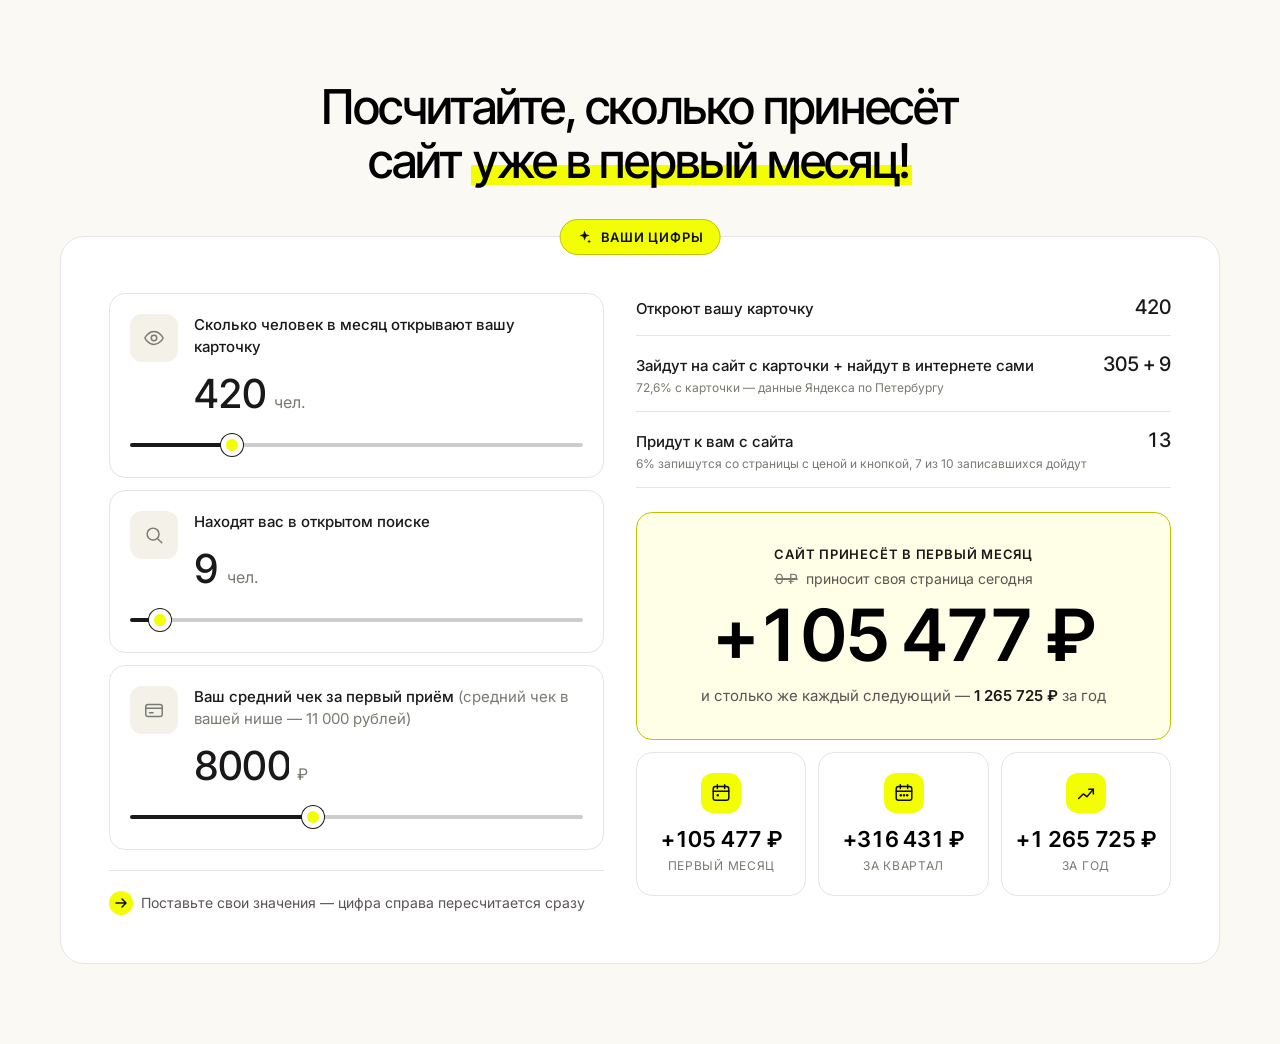
<file: v2/3-kalkulyatora/belyy.html>
<!doctype html>
<html lang="ru">
<head>
<meta charset="utf-8">
<meta name="viewport" content="width=device-width, initial-scale=1">
<title>Калькулятор — Белый (предыдущий)</title>
<meta name="robots" content="noindex">
<link rel="preconnect" href="https://fonts.googleapis.com">
<link rel="preconnect" href="https://fonts.gstatic.com" crossorigin>
<link href="https://fonts.googleapis.com/css2?family=Geologica:wght@500;600;700;800&family=Inter+Tight:wght@400;500;600;700;800&family=Inter:wght@400;500;600&display=swap&subset=cyrillic" rel="stylesheet">
<link rel="stylesheet" href="belyy.css">
<style>html{scroll-padding-top:0}body{background:var(--light)}</style>
</head>
<body>
<!-- ================= 10. ВАШИ ЦИФРЫ — КАЛЬКУЛЯТОР ================= -->
<!-- По образцу RocketMVP (светлый вариант): белая карточка, бейдж сверху, поля — карточки с иконкой в плашке, итог — сгруппированные карточки с иконками -->
<section class="section section--light behind-cursor est" id="money" aria-labelledby="estTitle">
  <div class="container">
    <h2 class="est-title" id="estTitle">Посчитайте, сколько принесёт сайт <span class="hl">уже в первый месяц!</span></h2>

    <div class="est-card" id="calc">
      <span class="est-badge"><svg width="16" height="16" viewBox="0 0 16 16" fill="none" aria-hidden="true"><path d="M8 1.5l1.4 3.7 3.8 1.3-3.8 1.3L8 11.5 6.6 7.8 2.8 6.5l3.8-1.3L8 1.5zM12.5 10.5l.6 1.4 1.4.6-1.4.6-.6 1.4-.6-1.4-1.4-.6 1.4-.6.6-1.4z" fill="currentColor"/></svg>Ваши цифры</span>

      <div class="est-grid">
        <div class="est-inputs">
          <div class="est-field">
            <span class="est-ico" aria-hidden="true"><svg width="22" height="22" viewBox="0 0 24 24" fill="none"><path d="M2 12s3.6-7 10-7 10 7 10 7-3.6 7-10 7S2 12 2 12z" stroke="currentColor" stroke-width="1.6" stroke-linejoin="round"/><circle cx="12" cy="12" r="3" stroke="currentColor" stroke-width="1.6"/></svg></span>
            <label class="est-label" id="tViews" for="cViews">Сколько человек в месяц открывают вашу карточку</label>
            <span class="est-value"><input id="cViews" type="number" inputmode="numeric" min="0" max="99999" value="420" aria-labelledby="tViews"><small>чел.</small></span>
            <input class="est-range" type="range" min="0" max="2000" step="10" value="420" data-for="cViews" aria-labelledby="tViews">
          </div>

          <div class="est-field">
            <span class="est-ico" aria-hidden="true"><svg width="22" height="22" viewBox="0 0 24 24" fill="none"><circle cx="11" cy="11" r="6.5" stroke="currentColor" stroke-width="1.6"/><path d="M16 16l4.5 4.5" stroke="currentColor" stroke-width="1.6" stroke-linecap="round"/></svg></span>
            <label class="est-label" id="tFound" for="cFound">Находят вас в открытом поиске</label>
            <span class="est-value"><input id="cFound" type="number" inputmode="numeric" min="0" max="9999" value="9" aria-labelledby="tFound"><small>чел.</small></span>
            <input class="est-range" type="range" min="0" max="200" step="1" value="9" data-for="cFound" aria-labelledby="tFound">
          </div>

          <div class="est-field">
            <span class="est-ico" aria-hidden="true"><svg width="22" height="22" viewBox="0 0 24 24" fill="none"><rect x="3" y="6" width="18" height="13" rx="2.5" stroke="currentColor" stroke-width="1.6"/><path d="M3 10h18M7 15h4" stroke="currentColor" stroke-width="1.6" stroke-linecap="round"/></svg></span>
            <label class="est-label" id="tCheck" for="cCheck">Ваш средний чек за первый приём <em>(средний чек в вашей нише — 11 000 рублей)</em></label>
            <span class="est-value"><input id="cCheck" type="number" inputmode="numeric" min="0" max="999999" step="100" value="8000" aria-labelledby="tCheck"><small>₽</small></span>
            <input class="est-range" type="range" min="0" max="20000" step="100" value="8000" data-for="cCheck" aria-labelledby="tCheck">
          </div>

          <p class="est-hint"><svg width="16" height="16" viewBox="0 0 16 16" fill="none" aria-hidden="true"><path d="M3 8h10M9 4l4 4-4 4" stroke="currentColor" stroke-width="1.5" stroke-linecap="round" stroke-linejoin="round"/></svg>Поставьте свои значения — цифра справа пересчитается сразу</p>
        </div>

        <div class="est-out">
          <ul class="est-lines">
            <li><span>Откроют вашу карточку</span><b id="fViews">420</b></li>
            <li><span>Зайдут на сайт с карточки + найдут в интернете сами<small>72,6% с карточки — данные Яндекса по Петербургу</small></span><b id="fVisits">305 + 9</b></li>
            <li><span>Придут к вам с сайта<small>6% запишутся со страницы с ценой и кнопкой, 7 из 10 записавшихся дойдут</small></span><b id="fCame">13</b></li>
          </ul>

          <div class="est-total">
            <p class="est-total-cap">Сайт принесёт в первый месяц</p>
            <p class="est-total-now"><s>0 ₽</s> приносит своя страница сегодня</p>
            <p class="est-total-sum" id="resSum">+105 477 ₽</p>
            <p class="est-total-sub">и столько же каждый следующий — <b id="resYear">1 265 725 ₽</b> за год</p>
          </div>

          <div class="est-tiles">
            <div class="est-tile">
              <span class="est-tile-ico" aria-hidden="true"><svg width="22" height="22" viewBox="0 0 24 24" fill="none"><rect x="3.5" y="5" width="17" height="15" rx="2.5" stroke="currentColor" stroke-width="1.6"/><path d="M3.5 10h17M8 3v4M16 3v4" stroke="currentColor" stroke-width="1.6" stroke-linecap="round"/><circle cx="8.5" cy="14.5" r="1.3" fill="currentColor"/></svg></span>
              <b id="tMonth">+105 477 ₽</b><span>Первый месяц</span>
            </div>
            <div class="est-tile">
              <span class="est-tile-ico" aria-hidden="true"><svg width="22" height="22" viewBox="0 0 24 24" fill="none"><rect x="3.5" y="5" width="17" height="15" rx="2.5" stroke="currentColor" stroke-width="1.6"/><path d="M3.5 10h17M8 3v4M16 3v4" stroke="currentColor" stroke-width="1.6" stroke-linecap="round"/><circle cx="8.5" cy="14.5" r="1.3" fill="currentColor"/><circle cx="12" cy="14.5" r="1.3" fill="currentColor"/><circle cx="15.5" cy="14.5" r="1.3" fill="currentColor"/></svg></span>
              <b id="tQuarter">+316 431 ₽</b><span>За квартал</span>
            </div>
            <div class="est-tile">
              <span class="est-tile-ico" aria-hidden="true"><svg width="22" height="22" viewBox="0 0 24 24" fill="none"><path d="M4 18l5-5 4 3 7-8" stroke="currentColor" stroke-width="1.6" stroke-linecap="round" stroke-linejoin="round"/><path d="M15 8h5v5" stroke="currentColor" stroke-width="1.6" stroke-linecap="round" stroke-linejoin="round"/></svg></span>
              <b id="tYear">+1 265 725 ₽</b><span>За год</span>
            </div>
          </div>
        </div>
      </div>
    </div>
  </div>
</section>

<script>
(function () {
  'use strict';
  var $ = function (s, r) { return (r || document).querySelector(s); };
  var reduce = window.matchMedia('(prefers-reduced-motion: reduce)').matches;
  var fmt = function (n, dec) {
    return Number(n).toLocaleString('ru-RU', { minimumFractionDigits: dec || 0, maximumFractionDigits: dec || 0 }).replace(/ /g, ' ');
  };
  var inView = function (el, cb) { cb(el); };
  /* ---------- 10. Калькулятор ---------- */
  (function () {
    var root = $('#calc'); if (!root) return;
    var ids = ['cViews', 'cFound', 'cCheck'];
    var inputs = {}, ranges = {};
    ids.forEach(function (id) { inputs[id] = $('#' + id); ranges[id] = $('.est-range[data-for="' + id + '"]'); });
    var shown = 0, anim = null;
    // 72,6% с карточки, 6% запишутся, 7 из 10 записавшихся дойдут
    var CARD = 0.726, CONV = 0.06, SHOW = 0.7;

    var fill = function (r) { r.style.setProperty('--p', ((r.value - r.min) / (r.max - r.min) * 100) + '%'); };
    // Поле шириной ровно по числу — единица измерения стоит сразу за ним
    var fit = function (inp) { var n = Math.max(1, String(inp.value).length); inp.style.width = 'calc(' + n + 'ch - ' + n + ' * var(--est-ls) + 2px)'; };
    var val = function (id) {
      var el = inputs[id], v = parseFloat(String(el.value).replace(',', '.'));
      if (isNaN(v) || v < 0) v = 0;
      return Math.min(v, parseFloat(el.max));
    };
    var rub = function (n) { return '+' + fmt(Math.round(n)) + ' ₽'; };
    var tween = function (to) {
      var el = $('#resSum'), from = shown, t0 = performance.now(), dur = reduce ? 0 : 550;
      cancelAnimationFrame(anim);
      var step = function (now) {
        var p = dur ? Math.min(1, (now - t0) / dur) : 1, e = 1 - Math.pow(1 - p, 3);
        shown = from + (to - from) * e;
        el.textContent = rub(shown);
        if (p < 1) anim = requestAnimationFrame(step);
      };
      anim = requestAnimationFrame(step);
    };
    var calc = function () {
      var views = val('cViews'), found = val('cFound'), check = val('cCheck');
      var fromCard = views * CARD, clients = (fromCard + found) * CONV * SHOW, month = clients * check;
      $('#fViews').textContent = fmt(views);
      $('#fVisits').textContent = fmt(Math.round(fromCard)) + ' + ' + fmt(found);
      $('#fCame').textContent = fmt(Math.round(clients));
      $('#resYear').textContent = fmt(Math.round(month * 12)) + ' ₽';
      $('#tMonth').textContent = rub(month);
      $('#tQuarter').textContent = rub(month * 3);
      $('#tYear').textContent = rub(month * 12);
      $('#resSum').classList.toggle('is-long', month >= 1000000);
      tween(month);
    };
    ids.forEach(function (id) {
      var inp = inputs[id], r = ranges[id];
      inp.addEventListener('input', function () {
        r.value = Math.min(val(id), +r.max); fill(r); fit(inp); calc();
      });
      inp.addEventListener('blur', function () { inp.value = val(id); fit(inp); });
      r.addEventListener('input', function () { inp.value = r.value; fill(r); fit(inp); calc(); });
      fill(r); fit(inp);
    });
    // Сумма набегает от нуля, когда блок появляется на экране
    $('#resSum').textContent = rub(0);
    inView(root, function () { calc(); }, { threshold: 0.3 });
  })();


})();
</script>
</body>
</html>
</file>
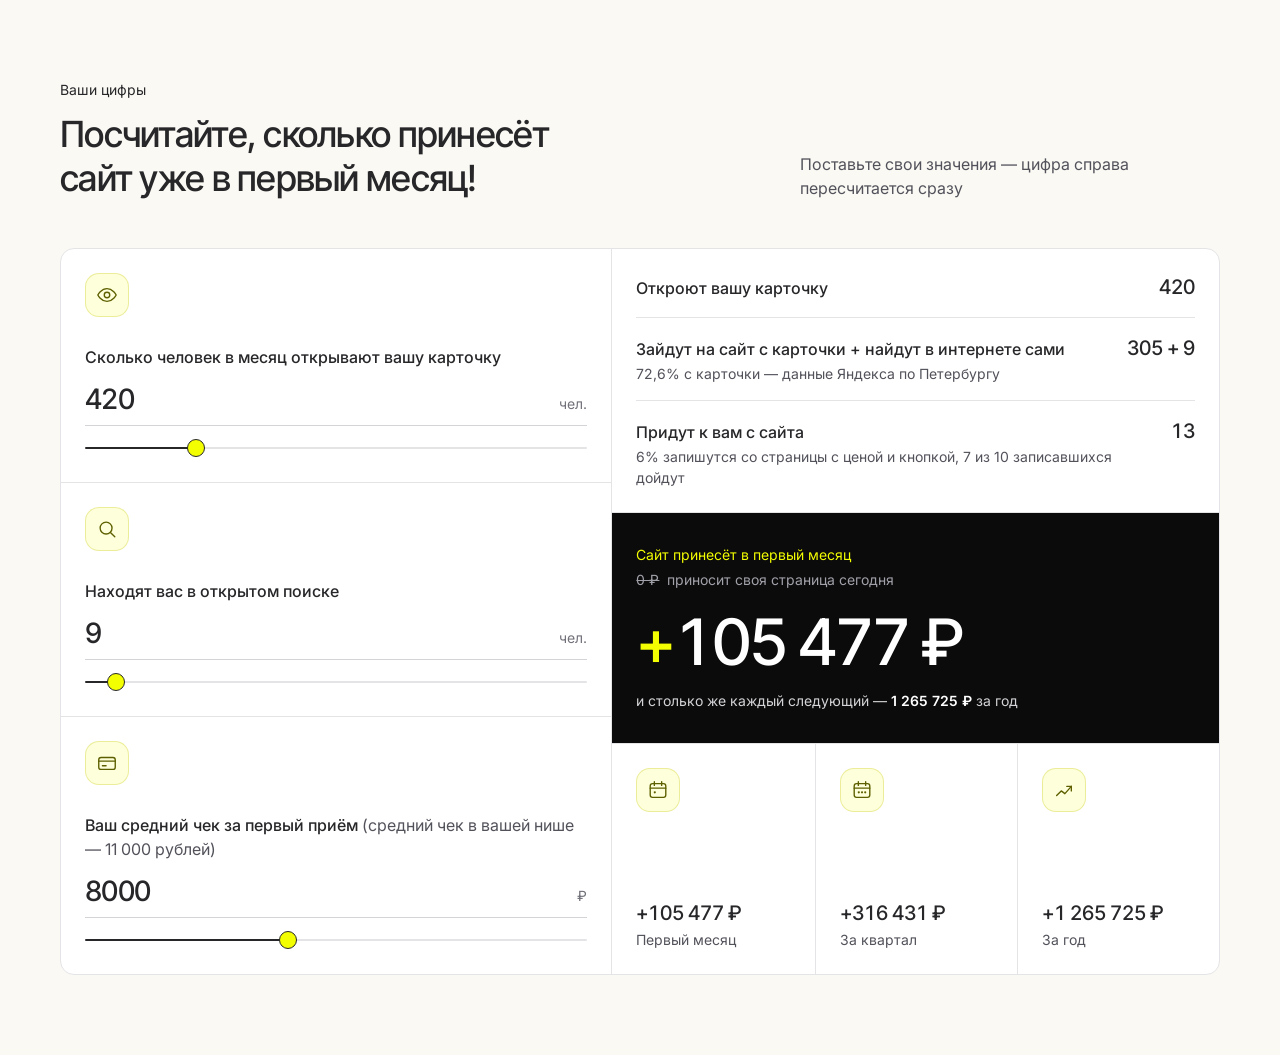
<file: v2/3-kalkulyatora/tekushchiy.html>
<!doctype html>
<html lang="ru">
<head>
<meta charset="utf-8">
<meta name="viewport" content="width=device-width, initial-scale=1">
<title>Калькулятор — Текущий</title>
<meta name="robots" content="noindex">
<link rel="preconnect" href="https://fonts.googleapis.com">
<link rel="preconnect" href="https://fonts.gstatic.com" crossorigin>
<link href="https://fonts.googleapis.com/css2?family=Geologica:wght@500;600;700;800&family=Inter+Tight:wght@400;500;600;700;800&family=Inter:wght@400;500;600&display=swap&subset=cyrillic" rel="stylesheet">
<link rel="stylesheet" href="tekushchiy.css">
<style>html{scroll-padding-top:0}body{background:var(--light)}</style>
</head>
<body>
<!-- ================= 10. ВАШИ ЦИФРЫ — КАЛЬКУЛЯТОР ================= -->
<!-- Язык zeeframes: шапка слева (eyebrow + H2, пояснение справа), один бенто-контейнер с внутренними линиями,
     плашки иконок 44×44 (акцент 10% + рамка), одна тёмная ячейка итога, лимонный — только «+» и ползунок -->
<section class="section section--light behind-cursor est" id="money" aria-labelledby="estTitle">
  <div class="container">
    <div class="est-head">
      <div>
        <p class="est-eyebrow">Ваши цифры</p>
        <h2 class="est-title" id="estTitle">Посчитайте, сколько принесёт сайт уже в первый месяц!</h2>
      </div>
      <p class="est-desc">Поставьте свои значения — цифра справа пересчитается сразу</p>
    </div>

    <div class="est-bento" id="calc">
      <div class="est-inputs">
        <div class="est-cell est-field">
          <span class="est-ico" aria-hidden="true"><svg width="22" height="22" viewBox="0 0 24 24" fill="none"><path d="M2 12s3.6-7 10-7 10 7 10 7-3.6 7-10 7S2 12 2 12z" stroke="currentColor" stroke-width="1.5" stroke-linejoin="round"/><circle cx="12" cy="12" r="3" stroke="currentColor" stroke-width="1.5"/></svg></span>
          <label class="est-label" id="tViews" for="cViews">Сколько человек в месяц открывают вашу карточку</label>
          <span class="est-value"><input id="cViews" type="number" inputmode="numeric" min="0" max="99999" value="420" aria-labelledby="tViews"><small>чел.</small></span>
          <input class="est-range" type="range" min="0" max="2000" step="10" value="420" data-for="cViews" aria-labelledby="tViews">
        </div>
        <div class="est-cell est-field">
          <span class="est-ico" aria-hidden="true"><svg width="22" height="22" viewBox="0 0 24 24" fill="none"><circle cx="11" cy="11" r="6.5" stroke="currentColor" stroke-width="1.5"/><path d="M16 16l4.5 4.5" stroke="currentColor" stroke-width="1.5" stroke-linecap="round"/></svg></span>
          <label class="est-label" id="tFound" for="cFound">Находят вас в открытом поиске</label>
          <span class="est-value"><input id="cFound" type="number" inputmode="numeric" min="0" max="9999" value="9" aria-labelledby="tFound"><small>чел.</small></span>
          <input class="est-range" type="range" min="0" max="200" step="1" value="9" data-for="cFound" aria-labelledby="tFound">
        </div>
        <div class="est-cell est-field">
          <span class="est-ico" aria-hidden="true"><svg width="22" height="22" viewBox="0 0 24 24" fill="none"><rect x="3" y="6" width="18" height="13" rx="2.5" stroke="currentColor" stroke-width="1.5"/><path d="M3 10h18M7 15h4" stroke="currentColor" stroke-width="1.5" stroke-linecap="round"/></svg></span>
          <label class="est-label" id="tCheck" for="cCheck">Ваш средний чек за первый приём <em>(средний чек в вашей нише — 11&nbsp;000 рублей)</em></label>
          <span class="est-value"><input id="cCheck" type="number" inputmode="numeric" min="0" max="999999" step="100" value="8000" aria-labelledby="tCheck"><small>₽</small></span>
          <input class="est-range" type="range" min="0" max="20000" step="100" value="8000" data-for="cCheck" aria-labelledby="tCheck">
        </div>
      </div>

      <div class="est-out">
        <ul class="est-cell est-lines">
          <li><span>Откроют вашу карточку</span><b id="fViews">420</b></li>
          <li><span>Зайдут на сайт с карточки + найдут в интернете сами<small>72,6% с карточки — данные Яндекса по Петербургу</small></span><b id="fVisits">305 + 9</b></li>
          <li><span>Придут к вам с сайта<small>6% запишутся со страницы с ценой и кнопкой, 7 из 10 записавшихся дойдут</small></span><b id="fCame">13</b></li>
        </ul>

        <div class="est-cell est-total">
          <p class="est-total-cap">Сайт принесёт в первый месяц</p>
          <p class="est-total-now"><s>0 ₽</s> приносит своя страница сегодня</p>
          <p class="est-total-sum"><span class="est-plus">+</span><span id="resSum">105 477 ₽</span></p>
          <p class="est-total-sub">и столько же каждый следующий — <b id="resYear">1 265 725 ₽</b> за год</p>
        </div>

        <div class="est-tiles">
          <div class="est-cell est-tile">
            <span class="est-ico" aria-hidden="true"><svg width="22" height="22" viewBox="0 0 24 24" fill="none"><rect x="3.5" y="5" width="17" height="15" rx="2.5" stroke="currentColor" stroke-width="1.5"/><path d="M3.5 10h17M8 3v4M16 3v4" stroke="currentColor" stroke-width="1.5" stroke-linecap="round"/><circle cx="8.5" cy="14.5" r="1.2" fill="currentColor"/></svg></span>
            <div><b id="tMonth">+105 477 ₽</b><span>Первый месяц</span></div>
          </div>
          <div class="est-cell est-tile">
            <span class="est-ico" aria-hidden="true"><svg width="22" height="22" viewBox="0 0 24 24" fill="none"><rect x="3.5" y="5" width="17" height="15" rx="2.5" stroke="currentColor" stroke-width="1.5"/><path d="M3.5 10h17M8 3v4M16 3v4" stroke="currentColor" stroke-width="1.5" stroke-linecap="round"/><circle cx="8.5" cy="14.5" r="1.2" fill="currentColor"/><circle cx="12" cy="14.5" r="1.2" fill="currentColor"/><circle cx="15.5" cy="14.5" r="1.2" fill="currentColor"/></svg></span>
            <div><b id="tQuarter">+316 431 ₽</b><span>За квартал</span></div>
          </div>
          <div class="est-cell est-tile">
            <span class="est-ico" aria-hidden="true"><svg width="22" height="22" viewBox="0 0 24 24" fill="none"><path d="M4 18l5-5 4 3 7-8" stroke="currentColor" stroke-width="1.5" stroke-linecap="round" stroke-linejoin="round"/><path d="M15 8h5v5" stroke="currentColor" stroke-width="1.5" stroke-linecap="round" stroke-linejoin="round"/></svg></span>
            <div><b id="tYear">+1 265 725 ₽</b><span>За год</span></div>
          </div>
        </div>
      </div>
    </div>
  </div>
</section>

<script>
(function () {
  'use strict';
  var $ = function (s, r) { return (r || document).querySelector(s); };
  var reduce = window.matchMedia('(prefers-reduced-motion: reduce)').matches;
  var fmt = function (n, dec) {
    return Number(n).toLocaleString('ru-RU', { minimumFractionDigits: dec || 0, maximumFractionDigits: dec || 0 }).replace(/ /g, ' ');
  };
  var inView = function (el, cb) { cb(el); };
  /* ---------- 10. Калькулятор ---------- */
  (function () {
    var root = $('#calc'); if (!root) return;
    var ids = ['cViews', 'cFound', 'cCheck'];
    var inputs = {}, ranges = {};
    ids.forEach(function (id) { inputs[id] = $('#' + id); ranges[id] = $('.est-range[data-for="' + id + '"]'); });
    var shown = 0, anim = null;
    // 72,6% с карточки, 6% запишутся, 7 из 10 записавшихся дойдут
    var CARD = 0.726, CONV = 0.06, SHOW = 0.7;

    var fill = function (r) { r.style.setProperty('--p', ((r.value - r.min) / (r.max - r.min) * 100) + '%'); };
    // Поле шириной ровно по числу — единица измерения стоит сразу за ним
    var fit = function (inp) { var n = Math.max(1, String(inp.value).length); inp.style.width = 'calc(' + n + 'ch - ' + n + ' * var(--est-ls) + 2px)'; };
    var val = function (id) {
      var el = inputs[id], v = parseFloat(String(el.value).replace(',', '.'));
      if (isNaN(v) || v < 0) v = 0;
      return Math.min(v, parseFloat(el.max));
    };
    var rub = function (n) { return '+' + fmt(Math.round(n)) + ' ₽'; };
    var tween = function (to) {
      var el = $('#resSum'), from = shown, t0 = performance.now(), dur = reduce ? 0 : 550;
      cancelAnimationFrame(anim);
      var step = function (now) {
        var p = dur ? Math.min(1, (now - t0) / dur) : 1, e = 1 - Math.pow(1 - p, 3);
        shown = from + (to - from) * e;
        el.textContent = fmt(Math.round(shown)) + ' ₽';
        if (p < 1) anim = requestAnimationFrame(step);
      };
      anim = requestAnimationFrame(step);
    };
    var calc = function () {
      var views = val('cViews'), found = val('cFound'), check = val('cCheck');
      var fromCard = views * CARD, clients = (fromCard + found) * CONV * SHOW, month = clients * check;
      $('#fViews').textContent = fmt(views);
      $('#fVisits').textContent = fmt(Math.round(fromCard)) + ' + ' + fmt(found);
      $('#fCame').textContent = fmt(Math.round(clients));
      $('#resYear').textContent = fmt(Math.round(month * 12)) + ' ₽';
      $('#tMonth').textContent = rub(month);
      $('#tQuarter').textContent = rub(month * 3);
      $('#tYear').textContent = rub(month * 12);
      $('#resSum').parentNode.classList.toggle('is-long', month >= 1000000);
      tween(month);
    };
    ids.forEach(function (id) {
      var inp = inputs[id], r = ranges[id];
      inp.addEventListener('input', function () {
        r.value = Math.min(val(id), +r.max); fill(r); fit(inp); calc();
      });
      inp.addEventListener('blur', function () { inp.value = val(id); fit(inp); });
      r.addEventListener('input', function () { inp.value = r.value; fill(r); fit(inp); calc(); });
      fill(r); fit(inp);
    });
    // Сумма набегает от нуля, когда блок появляется на экране
    $('#resSum').textContent = '0 ₽';
    inView(root, function () { calc(); }, { threshold: 0.3 });
  })();


})();
</script>
</body>
</html>
</file>
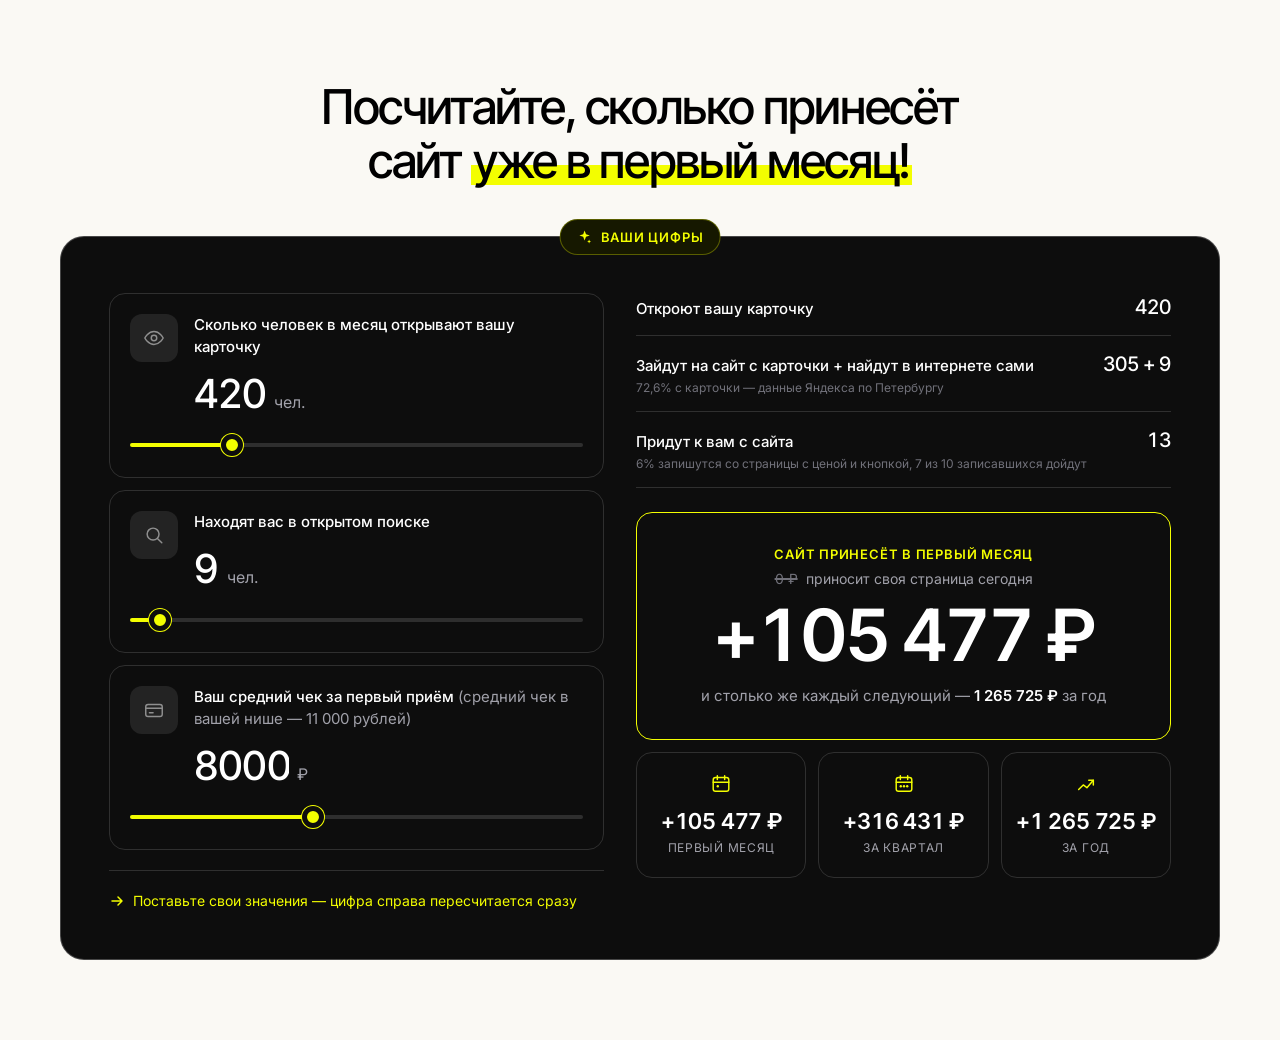
<file: v2/3-kalkulyatora/temnyy.html>
<!doctype html>
<html lang="ru">
<head>
<meta charset="utf-8">
<meta name="viewport" content="width=device-width, initial-scale=1">
<title>Калькулятор — Тёмный</title>
<meta name="robots" content="noindex">
<link rel="preconnect" href="https://fonts.googleapis.com">
<link rel="preconnect" href="https://fonts.gstatic.com" crossorigin>
<link href="https://fonts.googleapis.com/css2?family=Geologica:wght@500;600;700;800&family=Inter+Tight:wght@400;500;600;700;800&family=Inter:wght@400;500;600&display=swap&subset=cyrillic" rel="stylesheet">
<link rel="stylesheet" href="temnyy.css">
<style>html{scroll-padding-top:0}body{background:var(--light)}</style>
</head>
<body>
<!-- ================= 10. ВАШИ ЦИФРЫ — КАЛЬКУЛЯТОР ================= -->
<!-- По образцу RocketMVP: тёмная карточка, бейдж сверху, поля — карточки с иконкой в плашке, итог — сгруппированные карточки с иконками -->
<section class="section section--light behind-cursor est" id="money" aria-labelledby="estTitle">
  <div class="container">
    <h2 class="est-title" id="estTitle">Посчитайте, сколько принесёт сайт <span class="hl">уже в первый месяц!</span></h2>

    <div class="est-card" id="calc">
      <span class="est-badge"><svg width="16" height="16" viewBox="0 0 16 16" fill="none" aria-hidden="true"><path d="M8 1.5l1.4 3.7 3.8 1.3-3.8 1.3L8 11.5 6.6 7.8 2.8 6.5l3.8-1.3L8 1.5zM12.5 10.5l.6 1.4 1.4.6-1.4.6-.6 1.4-.6-1.4-1.4-.6 1.4-.6.6-1.4z" fill="currentColor"/></svg>Ваши цифры</span>

      <div class="est-grid">
        <div class="est-inputs">
          <div class="est-field">
            <span class="est-ico" aria-hidden="true"><svg width="22" height="22" viewBox="0 0 24 24" fill="none"><path d="M2 12s3.6-7 10-7 10 7 10 7-3.6 7-10 7S2 12 2 12z" stroke="currentColor" stroke-width="1.6" stroke-linejoin="round"/><circle cx="12" cy="12" r="3" stroke="currentColor" stroke-width="1.6"/></svg></span>
            <label class="est-label" id="tViews" for="cViews">Сколько человек в месяц открывают вашу карточку</label>
            <span class="est-value"><input id="cViews" type="number" inputmode="numeric" min="0" max="99999" value="420" aria-labelledby="tViews"><small>чел.</small></span>
            <input class="est-range" type="range" min="0" max="2000" step="10" value="420" data-for="cViews" aria-labelledby="tViews">
          </div>

          <div class="est-field">
            <span class="est-ico" aria-hidden="true"><svg width="22" height="22" viewBox="0 0 24 24" fill="none"><circle cx="11" cy="11" r="6.5" stroke="currentColor" stroke-width="1.6"/><path d="M16 16l4.5 4.5" stroke="currentColor" stroke-width="1.6" stroke-linecap="round"/></svg></span>
            <label class="est-label" id="tFound" for="cFound">Находят вас в открытом поиске</label>
            <span class="est-value"><input id="cFound" type="number" inputmode="numeric" min="0" max="9999" value="9" aria-labelledby="tFound"><small>чел.</small></span>
            <input class="est-range" type="range" min="0" max="200" step="1" value="9" data-for="cFound" aria-labelledby="tFound">
          </div>

          <div class="est-field">
            <span class="est-ico" aria-hidden="true"><svg width="22" height="22" viewBox="0 0 24 24" fill="none"><rect x="3" y="6" width="18" height="13" rx="2.5" stroke="currentColor" stroke-width="1.6"/><path d="M3 10h18M7 15h4" stroke="currentColor" stroke-width="1.6" stroke-linecap="round"/></svg></span>
            <label class="est-label" id="tCheck" for="cCheck">Ваш средний чек за первый приём <em>(средний чек в вашей нише — 11 000 рублей)</em></label>
            <span class="est-value"><input id="cCheck" type="number" inputmode="numeric" min="0" max="999999" step="100" value="8000" aria-labelledby="tCheck"><small>₽</small></span>
            <input class="est-range" type="range" min="0" max="20000" step="100" value="8000" data-for="cCheck" aria-labelledby="tCheck">
          </div>

          <p class="est-hint"><svg width="16" height="16" viewBox="0 0 16 16" fill="none" aria-hidden="true"><path d="M3 8h10M9 4l4 4-4 4" stroke="currentColor" stroke-width="1.5" stroke-linecap="round" stroke-linejoin="round"/></svg>Поставьте свои значения — цифра справа пересчитается сразу</p>
        </div>

        <div class="est-out">
          <ul class="est-lines">
            <li><span>Откроют вашу карточку</span><b id="fViews">420</b></li>
            <li><span>Зайдут на сайт с карточки + найдут в интернете сами<small>72,6% с карточки — данные Яндекса по Петербургу</small></span><b id="fVisits">305 + 9</b></li>
            <li><span>Придут к вам с сайта<small>6% запишутся со страницы с ценой и кнопкой, 7 из 10 записавшихся дойдут</small></span><b id="fCame">13</b></li>
          </ul>

          <div class="est-total">
            <p class="est-total-cap">Сайт принесёт в первый месяц</p>
            <p class="est-total-now"><s>0 ₽</s> приносит своя страница сегодня</p>
            <p class="est-total-sum" id="resSum">+105 477 ₽</p>
            <p class="est-total-sub">и столько же каждый следующий — <b id="resYear">1 265 725 ₽</b> за год</p>
          </div>

          <div class="est-tiles">
            <div class="est-tile">
              <span class="est-tile-ico" aria-hidden="true"><svg width="22" height="22" viewBox="0 0 24 24" fill="none"><rect x="3.5" y="5" width="17" height="15" rx="2.5" stroke="currentColor" stroke-width="1.6"/><path d="M3.5 10h17M8 3v4M16 3v4" stroke="currentColor" stroke-width="1.6" stroke-linecap="round"/><circle cx="8.5" cy="14.5" r="1.3" fill="currentColor"/></svg></span>
              <b id="tMonth">+105 477 ₽</b><span>Первый месяц</span>
            </div>
            <div class="est-tile">
              <span class="est-tile-ico" aria-hidden="true"><svg width="22" height="22" viewBox="0 0 24 24" fill="none"><rect x="3.5" y="5" width="17" height="15" rx="2.5" stroke="currentColor" stroke-width="1.6"/><path d="M3.5 10h17M8 3v4M16 3v4" stroke="currentColor" stroke-width="1.6" stroke-linecap="round"/><circle cx="8.5" cy="14.5" r="1.3" fill="currentColor"/><circle cx="12" cy="14.5" r="1.3" fill="currentColor"/><circle cx="15.5" cy="14.5" r="1.3" fill="currentColor"/></svg></span>
              <b id="tQuarter">+316 431 ₽</b><span>За квартал</span>
            </div>
            <div class="est-tile">
              <span class="est-tile-ico" aria-hidden="true"><svg width="22" height="22" viewBox="0 0 24 24" fill="none"><path d="M4 18l5-5 4 3 7-8" stroke="currentColor" stroke-width="1.6" stroke-linecap="round" stroke-linejoin="round"/><path d="M15 8h5v5" stroke="currentColor" stroke-width="1.6" stroke-linecap="round" stroke-linejoin="round"/></svg></span>
              <b id="tYear">+1 265 725 ₽</b><span>За год</span>
            </div>
          </div>
        </div>
      </div>
    </div>
  </div>
</section>

<script>
(function () {
  'use strict';
  var $ = function (s, r) { return (r || document).querySelector(s); };
  var reduce = window.matchMedia('(prefers-reduced-motion: reduce)').matches;
  var fmt = function (n, dec) {
    return Number(n).toLocaleString('ru-RU', { minimumFractionDigits: dec || 0, maximumFractionDigits: dec || 0 }).replace(/ /g, ' ');
  };
  var inView = function (el, cb) { cb(el); };
  /* ---------- 10. Калькулятор ---------- */
  (function () {
    var root = $('#calc'); if (!root) return;
    var ids = ['cViews', 'cFound', 'cCheck'];
    var inputs = {}, ranges = {};
    ids.forEach(function (id) { inputs[id] = $('#' + id); ranges[id] = $('.est-range[data-for="' + id + '"]'); });
    var shown = 0, anim = null;
    // 72,6% с карточки, 6% запишутся, 7 из 10 записавшихся дойдут
    var CARD = 0.726, CONV = 0.06, SHOW = 0.7;

    var fill = function (r) { r.style.setProperty('--p', ((r.value - r.min) / (r.max - r.min) * 100) + '%'); };
    // Поле шириной ровно по числу — единица измерения стоит сразу за ним
    var fit = function (inp) { var n = Math.max(1, String(inp.value).length); inp.style.width = 'calc(' + n + 'ch - ' + n + ' * var(--est-ls) + 2px)'; };
    var val = function (id) {
      var el = inputs[id], v = parseFloat(String(el.value).replace(',', '.'));
      if (isNaN(v) || v < 0) v = 0;
      return Math.min(v, parseFloat(el.max));
    };
    var rub = function (n) { return '+' + fmt(Math.round(n)) + ' ₽'; };
    var tween = function (to) {
      var el = $('#resSum'), from = shown, t0 = performance.now(), dur = reduce ? 0 : 550;
      cancelAnimationFrame(anim);
      var step = function (now) {
        var p = dur ? Math.min(1, (now - t0) / dur) : 1, e = 1 - Math.pow(1 - p, 3);
        shown = from + (to - from) * e;
        el.textContent = rub(shown);
        if (p < 1) anim = requestAnimationFrame(step);
      };
      anim = requestAnimationFrame(step);
    };
    var calc = function () {
      var views = val('cViews'), found = val('cFound'), check = val('cCheck');
      var fromCard = views * CARD, clients = (fromCard + found) * CONV * SHOW, month = clients * check;
      $('#fViews').textContent = fmt(views);
      $('#fVisits').textContent = fmt(Math.round(fromCard)) + ' + ' + fmt(found);
      $('#fCame').textContent = fmt(Math.round(clients));
      $('#resYear').textContent = fmt(Math.round(month * 12)) + ' ₽';
      $('#tMonth').textContent = rub(month);
      $('#tQuarter').textContent = rub(month * 3);
      $('#tYear').textContent = rub(month * 12);
      $('#resSum').classList.toggle('is-long', month >= 1000000);
      tween(month);
    };
    ids.forEach(function (id) {
      var inp = inputs[id], r = ranges[id];
      inp.addEventListener('input', function () {
        r.value = Math.min(val(id), +r.max); fill(r); fit(inp); calc();
      });
      inp.addEventListener('blur', function () { inp.value = val(id); fit(inp); });
      r.addEventListener('input', function () { inp.value = r.value; fill(r); fit(inp); calc(); });
      fill(r); fit(inp);
    });
    // Сумма набегает от нуля, когда блок появляется на экране
    $('#resSum').textContent = rub(0);
    inView(root, function () { calc(); }, { threshold: 0.3 });
  })();


})();
</script>
</body>
</html>
</file>
<file: v2/assets/style.css>
/* ==========================================================
   Сайт для АМДЦ — дизайн-система
   Тёмная база, лимонный акцент, Inter Tight / Inter / Geologica
   ========================================================== */
:root{
  --primary:#F3FE00;
  --primary-dark:#C1C300;
  --primary-soft:#FEFFE6;
  --bg:#0B0B0B;
  --header:#0D0D0D;
  --black:#000;
  --black-200:#0D0D0D;
  --black-300:#1A1A1A;
  --black-400:#3C3C3C;
  --black-500:#484848;
  --black-550:#232323;
  --card-hover:#2D2D2D;
  --dark-gray:#343434;
  --white:#fff;
  --white-04:rgba(255,255,255,.04);
  --light:#FAF9F4;
  --line-light:#D7D8D4;
  --gray-100:#D5D5D5;
  --gray-200:#8F8F8F;
  --gray-300:#6B6B6B;
  --ink:#1B1818;
  --ink-2:#2A2727;
  --ink-muted:#463F3F;
  --radius:12px;
  --radius-lg:24px;
  --container:1400px;
  --pad:80px;
  --ff-tight:"Inter Tight", Inter, system-ui, sans-serif;
  --ff-inter:Inter, system-ui, sans-serif;
  --ff-geo:Geologica, "Inter Tight", system-ui, sans-serif;
}
*,*::before,*::after{box-sizing:border-box;margin:0;padding:0}
html{scroll-behavior:smooth;scroll-padding-top:88px;-webkit-text-size-adjust:100%}
body{background:var(--bg);color:var(--white);font-family:var(--ff-tight);font-size:16px;line-height:1.5;-webkit-font-smoothing:antialiased;overflow-x:hidden}
img,svg{display:block;max-width:100%}
a{color:inherit;text-decoration:none}
button,input,select,textarea{font:inherit;color:inherit;background:none;border:0;outline:0}
button{cursor:pointer}
ul,ol{list-style:none}
::selection{background:var(--primary);color:#000}
:focus-visible{outline:2px solid var(--primary);outline-offset:3px;border-radius:6px}

.container{max-width:var(--container);margin:0 auto;padding:0 var(--pad)}
.section{position:relative;padding:80px 0}
.section--light{background:var(--light);color:var(--ink)}
.section--dark{background:var(--bg)}
.behind-cursor{z-index:2;isolation:isolate}
.text-center{text-align:center}
.mx-auto{margin-left:auto;margin-right:auto}

/* ---------- Типографика ---------- */
.eyebrow{font-size:14px;line-height:normal;text-transform:uppercase;color:var(--primary);letter-spacing:0}
.section--light .eyebrow{color:var(--ink-muted)}
.h2{font-family:var(--ff-tight);font-size:36px;line-height:40px;font-weight:500;letter-spacing:-.01em;margin-top:12px}
.section--light .h2{color:#000}
.lead{font-family:var(--ff-inter);font-size:16px;line-height:24px;color:var(--gray-100);margin-top:16px}
.section--light .lead{color:var(--ink-muted)}
.head-center{max-width:760px;margin:0 auto;text-align:center}
.head-row{display:flex;align-items:flex-end;justify-content:space-between;gap:32px}
.hl{color:var(--primary)}
.section--light .hl{background:linear-gradient(transparent 58%, var(--primary) 58%, var(--primary) 92%, transparent 92%);color:inherit;padding:0 2px}
.note{font-family:var(--ff-inter);font-size:14px;line-height:21px;color:var(--gray-200)}
.section--light .note{color:#6f6868}

/* ---------- Кнопки ---------- */
.btn{position:relative;display:inline-flex;align-items:center;justify-content:center;gap:8px;height:46px;padding:12px 24px;border-radius:99999px;border:1px solid transparent;font-family:var(--ff-inter);font-size:14px;line-height:20px;white-space:nowrap;overflow:hidden;transition:background-color .6s,border-color .6s,color .6s,background .6s}
.btn svg{width:14px;height:14px;flex-shrink:0}
.btn--light{background:#fff;border-color:#fff;color:#000}
.btn--outlined{border-color:#fff;color:#fff}
.btn--primary{background:var(--primary);border-color:var(--primary);color:#0D0D0D}
.btn--black{background:#000;border-color:#000;color:#fff}
.section--light .btn--black{border-color:#000}
.btn--soft{background:var(--primary-soft);border-color:var(--primary-dark);color:#3F3F46;height:42px;padding:10px 16px}
.btn--soft:hover{background:#000;border-color:#000;color:#fff}
.btn--wide{width:100%}
/* swap: основной текст гаснет, из центра проявляется второй */
.btn-swap .swap-a{transition:opacity .3s ease-in-out;display:inline-flex;align-items:center;gap:8px}
.btn-swap .swap-b{position:absolute;left:50%;top:50%;transform:translate(-50%,-50%);opacity:0;transition:opacity .3s ease-in-out;display:inline-flex;align-items:center;gap:8px;white-space:nowrap}
.btn-swap:hover{background-color:transparent;border-color:var(--primary);color:var(--primary)}
.btn-swap:hover .swap-a{opacity:0}
.btn-swap:hover .swap-b{opacity:1}
/* slide-in: белая кнопка героя */
.btn-slide{min-width:220px;transition:background .6s}
.btn-slide .swap-a{transition:opacity .6s}
.btn-slide .swap-b{position:absolute;left:50%;top:50%;transform:translate(-50%,-50%);display:flex;align-items:center;gap:10px;opacity:0;transition:opacity .6s}
.btn-slide .swap-b i{display:grid;place-items:center;width:30px;height:30px;border-radius:50%;background:#000;color:var(--primary);font-style:normal;transform:translateX(-40px);opacity:0;transition:transform .6s,opacity .6s}
.btn-slide .swap-b span{transform:translateX(40px);opacity:0;transition:transform .6s,opacity .6s}
.btn-slide:hover{background:linear-gradient(106deg,#fff 38.84%,var(--primary) 229.18%)}
.btn-slide:hover .swap-a{opacity:0}
.btn-slide:hover .swap-b{opacity:1}
.btn-slide:hover .swap-b i,.btn-slide:hover .swap-b span{transform:none;opacity:1}
/* translate: контурная кнопка героя */
.btn-translate{transition:border-color .6s}
.btn-translate .swap-a{transition:transform .6s;z-index:1;display:inline-flex;align-items:center;gap:8px}
.btn-translate .swap-b{position:absolute;left:100%;top:50%;transform:translateY(-50%);white-space:nowrap;transition:left .6s,transform .6s;display:inline-flex;align-items:center;gap:8px}
.btn-translate:hover{border-color:var(--primary)}
.btn-translate:hover .swap-a{transform:translateX(-160%)}
.btn-translate:hover .swap-b{left:50%;transform:translate(-50%,-50%);color:var(--primary)}
.btn-outlined-primary{background:#242323 url("data:image/svg+xml,%3Csvg xmlns='http://www.w3.org/2000/svg'/%3E");color:#fff;border:1px solid transparent;background-image:linear-gradient(#141414,#141414),linear-gradient(90deg,var(--primary),#6f7400 50%,var(--primary));background-origin:border-box;background-clip:padding-box,border-box;transition:filter .4s,box-shadow .4s}
.btn-outlined-primary:hover{box-shadow:0 0 0 4px rgba(243,254,0,.12),0 8px 30px rgba(243,254,0,.15)}

/* ---------- Курсор-свечение ----------
   Один в один с zeeframes.com: свечение видно всегда (до первого движения —
   в левом верхнем углу), за курсором при рывке остаются пятна. Видно только
   на первом экране: все остальные блоки с .behind-cursor лежат выше и закрывают его. */
.cursor-circle,.cursor-spot{position:fixed;width:80px;height:80px;border-radius:50%;filter:blur(25px);pointer-events:none}
.cursor-circle{top:0;left:0;transform:translate(-50%,-50%);z-index:1;background:radial-gradient(circle at center,var(--primary) 0,color-mix(in srgb,var(--primary) 60%,transparent) 40%,color-mix(in srgb,var(--primary) 30%,transparent) 70%,transparent 100%);transition:transform .1s linear;will-change:transform;mix-blend-mode:lighten;opacity:.6}
/* У образца пятно не гаснет, а растёт с 0,6 до 1 при прозрачности 0,5 и через 900 мс пропадает */
.cursor-spot{background:radial-gradient(circle at center,var(--primary) 0,color-mix(in srgb,var(--primary) 50%,transparent) 50%,transparent 100%);opacity:.5;transform:translate(-50%,-50%) scale(1);z-index:1;animation:spotFade .8s ease-out forwards}
@keyframes spotFade{0%{opacity:.5;transform:translate(-50%,-50%) scale(.6)}100%{opacity:.5;transform:translate(-50%,-50%) scale(1)}}

/* ---------- Шапка ---------- */
.header{position:sticky;top:0;z-index:999;background:var(--header);padding:22px 0;transition:box-shadow .3s}
.header.scrolled{box-shadow:0 1px 0 rgba(255,255,255,.06)}
.header .container{display:flex;align-items:center;justify-content:space-between;gap:24px}
.logo{display:flex;align-items:center;gap:10px;font-family:var(--ff-tight);font-weight:700;font-size:22px;letter-spacing:-.02em;color:var(--primary);white-space:nowrap}
.logo svg{width:32px;height:32px}
.logo small{font-family:var(--ff-inter);font-weight:500;font-size:10px;letter-spacing:.08em;text-transform:uppercase;color:#0B0B0B;background:var(--primary);padding:3px 6px;border-radius:6px;margin-left:2px}
.nav{display:flex;align-items:center}
.nav a{position:relative;padding:8px 16px;font-size:18px;line-height:27px;color:#fff;transition:color .3s}
.nav a:hover,.nav a.active{color:var(--primary)}
.nav a.active::after{content:"";position:absolute;bottom:0;left:50%;transform:translateX(-50%);width:22px;height:2px;border-radius:99999px;background:var(--primary)}
.header-cta{display:flex;align-items:center;gap:20px}
.header-phone{font-family:var(--ff-inter);font-size:15px;color:#fff;white-space:nowrap;transition:color .3s}
.header-phone:hover{color:var(--primary)}
.header .btn{height:38px;padding:8px 16px}
.burger{display:none;width:40px;height:40px;align-items:center;justify-content:center}
.burger span{display:block;width:20px;height:2px;background:#fff;border-radius:2px;position:relative;transition:.3s}
.burger span::before,.burger span::after{content:"";position:absolute;left:0;width:20px;height:2px;background:#fff;border-radius:2px;transition:.3s}
.burger span::before{top:-6px}.burger span::after{top:6px}
.menu-open .burger span{background:transparent}
.menu-open .burger span::before{top:0;transform:rotate(45deg)}
.menu-open .burger span::after{top:0;transform:rotate(-45deg)}
.mobile-menu{position:fixed;left:100%;top:82px;width:100%;height:calc(100dvh - 82px);background:var(--black-300);z-index:998;padding:40px 24px;transition:left .3s ease-in-out;display:flex;flex-direction:column;gap:8px}
.menu-open .mobile-menu{left:0}
.mobile-menu a{font-size:24px;padding:10px 0;border-bottom:1px solid #2a2a2a}
.mobile-menu .btn{margin-top:24px;font-size:16px;border-bottom:1px solid var(--primary)}

/* ---------- 1. Герой ---------- */
.hero{position:relative;padding:48px 0 80px;overflow:hidden;contain:layout paint}
/* Фон с жёлтыми пятнами и стеклянная фигура — картинки референса, с его же размерами и позициями */
.hero-bg-img{position:absolute;inset:0;width:100%;height:100%;object-fit:cover;object-position:center;z-index:0;pointer-events:none}
.hero .container{position:relative;z-index:1}
.hero-content{max-width:978px;margin:0 auto;min-height:calc(100dvh - 370px);display:flex;flex-direction:column;align-items:center;justify-content:center}
/* Стеклянная капля и жёлтая звёздочка — как на референсе: от краёв блока с контентом */
.hero-inner{position:relative;z-index:0;width:100%;display:flex;flex-direction:column;align-items:center}
/* Выше образца на 16 px: иначе край капли касается кнопки «Узнать, где теряются деньги» */
.hero-bubble{position:absolute;left:0;top:-64px;z-index:-1;width:435px;height:429px;pointer-events:none}
.hero-star{position:absolute;left:0;bottom:0;width:73px;height:84px;pointer-events:none}
.hero-star svg{display:block;width:73px;height:80px}
.trusted-craft{display:inline-flex;align-items:center;gap:12px;padding:8px;border-radius:8px;border:1px solid rgba(60,60,60,.4);background:var(--black-300);font-size:16px}
.trusted-craft .shield{width:28px;height:28px;border-radius:6px;background:var(--primary);display:grid;place-items:center;color:#000}
.trusted-craft .shield svg{width:16px;height:16px}
.chips{display:flex}
.chips span{width:28px;height:28px;border-radius:50%;margin-left:-5px;display:grid;place-items:center;font-size:11px;font-weight:700;font-family:var(--ff-inter);border:2px solid var(--black-300);color:#0b0b0b}
.hero-title{position:relative;margin-top:48px;font-family:var(--ff-geo);font-size:72px;line-height:96px;font-weight:800;text-transform:uppercase;text-align:center;color:#fff;letter-spacing:-.005em}
.no-code{position:absolute;right:-18px;top:14px;rotate:14deg;background:var(--primary);color:#0B0B0B;padding:7px 9px;border-radius:8px;font-family:var(--ff-tight);font-size:12px;line-height:normal;font-weight:500;white-space:nowrap}
.hero-sub{margin-top:12px;font-size:20px;text-align:center;color:#fff}
.hero-sub .typed{color:var(--primary)}
.caret{display:inline-block;width:2px;height:1.05em;background:var(--primary);margin-left:2px;vertical-align:-3px;animation:blink .75s step-end infinite}
@keyframes blink{50%{opacity:0}}
.hero-btns{display:flex;gap:16px;margin-top:40px;flex-wrap:wrap;justify-content:center}
.hero-note{margin-top:16px;font-family:var(--ff-inter);font-size:14px;color:var(--gray-200);text-align:center}
@keyframes floaty{0%,100%{transform:translateY(0) rotate(0)}50%{transform:translateY(-16px) rotate(12deg)}}
.trusted{position:relative;z-index:2;padding-top:126px}
.trusted p{text-align:center;font-size:14px;font-weight:600;text-transform:uppercase;letter-spacing:.01em}
.trusted .container{overflow:hidden}
.marquee{padding:20px 0}
.marquee-track{display:flex;width:max-content;animation:marquee 38s linear infinite;will-change:transform;backface-visibility:hidden;transform:translate3d(0,0,0)}
.marquee:hover .marquee-track{animation-play-state:paused}
@keyframes marquee{from{transform:translate3d(0,0,0)}to{transform:translate3d(-50%,0,0)}}
.m-item{display:flex;align-items:center;gap:10px;height:32px;margin-right:48px;font-family:var(--ff-tight);font-weight:700;font-size:28px;line-height:32px;letter-spacing:-.02em;white-space:nowrap;color:#fff}
.m-item svg{width:26px;height:26px;color:var(--primary)}
.m-item b{color:#fff;font-weight:800}
.m-item small{font-family:var(--ff-inter);font-weight:500;font-size:11px;line-height:13px;letter-spacing:.06em;text-transform:uppercase;color:#fff;max-width:190px;white-space:normal}

.credits{margin-top:20px;font-family:var(--ff-inter);font-size:12px;line-height:18px;color:#6f6f6f}
.credits a{color:#9a9a9a;text-decoration:underline;text-underline-offset:2px}
/* ---------- 1б. Ролик (как на референсе) ---------- */
.videos-section{position:relative;overflow:hidden;background:#000}
.videos-section video{display:block;width:100%;height:auto;aspect-ratio:16/9;object-fit:cover;max-height:calc(100dvh - 88px)}
.floating-btn{position:absolute;top:0;left:0;z-index:10;opacity:0;transform:translate(-50%,-50%);transition:opacity .25s;pointer-events:auto}
.videos-section:hover .floating-btn{opacity:1}
@media (pointer:coarse){.floating-btn{display:none}}

/* ---------- 2. Развилка ---------- */
.fork-chart{margin-top:60px;border-radius:var(--radius-lg);border:1px solid var(--black-400);background:var(--white-04);padding:40px 40px 28px;position:relative;overflow:hidden}
.fork-chart svg{width:100%;height:auto;overflow:visible}
.fork-chart .axis{stroke:#2f2f2f;stroke-width:1}
.fork-chart .grid{stroke:#1d1d1d;stroke-width:1}
.fork-chart .path-main{fill:none;stroke:#fff;stroke-width:3;stroke-linecap:round}
.fork-chart .path-stay{fill:none;stroke:#6b6b6b;stroke-width:2.5;stroke-dasharray:6 8;stroke-linecap:round}
.fork-chart .path-up{fill:none;stroke:var(--primary);stroke-width:3.5;stroke-linecap:round;filter:drop-shadow(0 0 10px rgba(243,254,0,.45))}
.fork-chart .draw{stroke-dasharray:var(--len);stroke-dashoffset:var(--len);transition:stroke-dashoffset 2.2s cubic-bezier(.6,.1,.2,1)}
.fork-chart.in .draw{stroke-dashoffset:0}
.fork-chart .path-stay.draw{stroke-dasharray:6 8}
.fork-chart text{font-family:var(--ff-inter);font-size:13px;fill:#9a9a9a}
.fork-chart .lbl-strong{fill:#fff;font-weight:600}
.fork-chart .lbl-y{fill:var(--primary);font-weight:600;letter-spacing:.08em;font-size:12px}
.fork-chart .fade{opacity:0;transition:opacity .8s 1.6s}
.fork-chart.in .fade{opacity:1}
.pulse{animation:pulse 1.8s ease-out infinite;transform-origin:center;transform-box:fill-box}
@keyframes pulse{0%{r:8;opacity:.8}100%{r:26;opacity:0}}
.fork-legend{display:flex;gap:24px;flex-wrap:wrap;margin-top:18px;font-family:var(--ff-inter);font-size:13px;color:var(--gray-200)}
.fork-legend span{display:flex;align-items:center;gap:8px}
.fork-legend i{width:22px;height:3px;border-radius:2px;background:#fff}
.fork-legend .l2 i{background:repeating-linear-gradient(90deg,#6b6b6b 0 5px,transparent 5px 9px)}
.fork-legend .l3 i{background:var(--primary)}
.fork-switch{display:inline-flex;margin:60px auto 0;padding:5px;border-radius:99px;background:var(--black-300);border:1px solid var(--black-400);position:relative}
.fork-switch button{position:relative;z-index:1;padding:10px 22px;border-radius:99px;font-family:var(--ff-inter);font-size:14px;color:#bbb;transition:color .4s}
.fork-switch button.active{color:#000}
.fork-switch .pill{position:absolute;z-index:0;top:5px;bottom:5px;border-radius:99px;background:var(--primary);transition:left .45s cubic-bezier(.6,.1,.2,1),width .45s cubic-bezier(.6,.1,.2,1)}
.fork-panels{position:relative;margin-top:32px}
.fork-panel{display:none;grid-template-columns:repeat(5,1fr);gap:16px}
.fork-panel.active{display:grid;animation:fadeUp .6s both}
@keyframes fadeUp{from{opacity:0;transform:translateY(16px)}to{opacity:1;transform:none}}
.pit-card{padding:24px 20px;border-radius:var(--radius);border:1px solid var(--black-400);background:var(--white-04);backdrop-filter:blur(20px);transition:border-color .3s}
.pit-card:hover{border-color:var(--primary)}
.pit-card .n{font-family:var(--ff-inter);font-size:12px;color:var(--gray-200)}
.pit-card h3{font-family:var(--ff-geo);font-weight:500;font-size:17px;line-height:1.3;margin-top:14px}
.pit-card p{font-family:var(--ff-inter);font-size:14px;line-height:21px;color:var(--gray-200);margin-top:10px}
.fork-panel[data-panel="up"] .pit-card{border-color:rgba(243,254,0,.35)}
.fork-panel[data-panel="up"] .pit-card .n{color:var(--primary)}
.stats{display:grid;grid-template-columns:repeat(3,1fr);margin-top:60px;border-top:1px solid var(--black-400)}
.stat{padding:32px 32px 0 0}
.stat+.stat{padding-left:32px;border-left:1px solid var(--black-400)}
.stat b{display:block;font-family:var(--ff-tight);font-size:64px;line-height:1;font-weight:600;letter-spacing:-.03em}
.stat b .hl{color:var(--primary)}
.stat>span{display:block;margin-top:12px;font-family:var(--ff-inter);font-size:15px;line-height:22px;color:var(--gray-200);max-width:300px}
.section--light .stat .hl{background:linear-gradient(transparent 84%,var(--primary) 84%);padding:0}
.section--light .stat b .hl{color:inherit}
.section--light .stats{border-color:var(--line-light)}
.section--light .stat+.stat{border-color:var(--line-light)}
.section--light .stat>span{color:#5b5454}

/* ---------- 3. Потери: «до / после» по образцу zig.ai ----------
   Заголовок слева, под ним три колонки: итоги, «Без сайта», «С сайтом».
   Пары строк стоят в одной строке сетки, поэтому линии совпадают. */
.zg-head{display:flex;flex-direction:column;align-items:flex-start;gap:24px;max-width:792px;margin-bottom:60px}
.zg-eyebrow{display:flex;align-items:center;gap:8px;font-family:var(--ff-tight);font-size:16px;line-height:1.3;font-weight:500;color:#5C6764}
.zg-eyebrow svg{width:24px;height:24px}
.zg-title{font-family:var(--ff-tight);font-size:58px;line-height:1.1;font-weight:500;letter-spacing:-.04em;color:#000}
.zg-lead{max-width:576px;font-family:var(--ff-inter);font-size:16px;line-height:24px;color:var(--ink-muted)}
.zg-grid{display:grid;grid-template-columns:repeat(3,1fr);column-gap:56px;align-items:start}
.zg-aside{grid-column:1;grid-row:1/span 10;position:sticky;top:120px}
/* Подписи длиннее, чем у образца, поэтому капсула переносит строку и растёт по высоте */
.zg-chip{justify-self:start;display:inline-flex;align-items:center;gap:10px;min-height:48px;padding:12px 20px;margin-bottom:40px;border-radius:80px;font-family:var(--ff-tight);font-size:18px;line-height:1.3;font-weight:500;letter-spacing:-.48px}
.zg-chip.is-before{grid-column:2;background:#2E3332;color:#fff}
.zg-chip.is-after{grid-column:3;background:var(--primary);color:#0B0B0B}
.zg-logo{flex-shrink:0;width:22px;height:22px}
.zg-item{display:flex;align-items:flex-start;gap:16px;align-self:stretch;padding-bottom:20px;margin-bottom:24px;border-bottom:1px solid var(--line-light)}
.zg-item.is-before{grid-column:2}
.zg-item.is-after{grid-column:3}
.zg-item.is-last{padding-bottom:0;margin-bottom:0;border-bottom:0}
.zg-marker{flex-shrink:0;display:grid;place-items:center;width:32px;height:32px;margin-top:-2.8px;border-radius:50%;border:1px solid #2E3332;color:#2E3332}
.zg-marker svg{width:14px;height:14px}
.zg-item.is-after .zg-marker{background:var(--primary);border-color:var(--primary);color:#0B0B0B}
.zg-item h3{font-family:var(--ff-tight);font-size:22px;line-height:1.2;font-weight:500;letter-spacing:-.48px;color:#5b5454}
.zg-item.is-after h3{color:#000}
.zg-item p{margin-top:8px;font-family:var(--ff-inter);font-size:15px;line-height:23px;color:#6f6868}
.stats--aside{grid-template-columns:1fr;margin-top:0}
.stats--aside .stat{padding:24px 0 0}
.stats--aside .stat+.stat{padding-left:0;border-left:0;border-top:1px solid var(--line-light);margin-top:24px}
.zg-aside .note{margin-top:24px}
/* Уже 1280 px, как у образца: итоги уходят вниз, две колонки остаются рядом */
@media (max-width:1279px){
  .zg-grid{grid-template-columns:1fr 1fr}
  .zg-chip.is-before,.zg-item.is-before{grid-column:1}
  .zg-chip.is-after,.zg-item.is-after{grid-column:2}
  .zg-aside{order:1;grid-column:1/-1;grid-row:auto;position:static;margin-top:64px}
  .stats--aside{grid-template-columns:repeat(3,1fr)}
  .stats--aside .stat b{font-size:52px}
  .stats--aside .stat{padding:32px 32px 0 0}
  .stats--aside .stat+.stat{padding-left:32px;border-top:0;border-left:1px solid var(--line-light);margin-top:0}
}
/* Телефон: сначала весь список «Без сайта», потом весь «С сайтом» */
@media (max-width:768px){
  .zg-grid{display:flex;flex-direction:column}
  .zg-chip{margin-bottom:24px}
  .zg-chip.is-before{order:1}
  .zg-item.is-before{order:2}
  .zg-chip.is-after{order:3;margin-top:48px}
  .zg-item.is-after{order:4}
  .zg-aside{order:5;margin-top:56px}
  .stats--aside{grid-template-columns:1fr}
  .stats--aside .stat{padding:28px 0 0}
  .stats--aside .stat+.stat{padding-left:0;border-left:0;border-top:1px solid var(--line-light);margin-top:28px}
}

/* ---------- 4. Площадка vs свой сайт ---------- */
.scales{position:relative;margin:56px auto 0;width:min(560px,100%)}
.scales svg{width:100%;height:auto;overflow:visible}
.scales .beam{transform-origin:280px 60px;transform:rotate(0);transition:transform 1.6s cubic-bezier(.4,1.6,.4,1)}
.scales.in .beam{transform:rotate(7deg)}
.scales .pan-l{transition:transform 1.6s cubic-bezier(.4,1.6,.4,1)}
.scales .pan-r{transition:transform 1.6s cubic-bezier(.4,1.6,.4,1)}
.scales.in .pan-l{transform:translateY(-27px)}
.scales.in .pan-r{transform:translateY(27px)}
.vs-wrap{position:relative;display:grid;grid-template-columns:1fr 1fr;gap:24px;margin-top:24px}
.vs-card{border-radius:var(--radius-lg);border:1px solid var(--black-400);background:var(--white-04);overflow:hidden}
.vs-card.own{border-color:var(--primary);background:linear-gradient(180deg,rgba(243,254,0,.07),rgba(243,254,0,0) 40%),var(--white-04);box-shadow:0 30px 80px rgba(243,254,0,.06)}
.vs-head{padding:28px 32px;border-bottom:1px solid var(--black-400);display:flex;align-items:center;justify-content:space-between;gap:16px}
.vs-card.own .vs-head{border-color:rgba(243,254,0,.3)}
.vs-head h3{font-family:var(--ff-tight);font-size:28px;font-weight:500}
.vs-head span{font-family:var(--ff-inter);font-size:12px;letter-spacing:.1em;text-transform:uppercase;padding:6px 10px;border-radius:8px;background:var(--black-550);border:1px solid var(--black-500);color:#bbb}
.vs-card.own .vs-head span{background:var(--primary);border-color:var(--primary);color:#000}
.vs-list li{display:flex;gap:16px;padding:20px 32px;border-bottom:1px solid rgba(255,255,255,.06)}
.vs-list li:last-child{border-bottom:0}
.vs-ico{flex-shrink:0;width:24px;height:24px;border-radius:6px;display:grid;place-items:center;border:1px solid var(--black-500);background:var(--black-550);color:#8a8a8a;margin-top:2px}
.vs-ico svg{width:12px;height:12px}
.vs-card.own .vs-ico{background:var(--primary);border-color:var(--primary);color:#000}
.vs-list b{display:block;font-family:var(--ff-geo);font-weight:500;font-size:17px}
.vs-card:not(.own) .vs-list b{color:#cfcfcf}
.vs-list p{font-family:var(--ff-inter);font-size:14px;line-height:21px;color:var(--gray-200);margin-top:4px}
.vs-badge{position:absolute;left:50%;top:50%;transform:translate(-50%,-50%);z-index:2;width:56px;height:56px;border-radius:50%;display:grid;place-items:center;background:#fff;color:#000;font-family:var(--ff-geo);font-weight:800;font-size:15px;box-shadow:0 0 0 8px var(--bg)}
.price-pills{display:grid;grid-template-columns:repeat(3,1fr);gap:16px;margin-top:24px}
.price-pill{display:flex;align-items:center;gap:16px;padding:20px 24px;border-radius:var(--radius);border:1px dashed var(--dark-gray)}
.price-pill b{font-family:var(--ff-tight);font-size:28px;font-weight:600;white-space:nowrap}
.price-pill span{font-family:var(--ff-inter);font-size:14px;line-height:20px;color:var(--gray-200)}
.price-pill.win{border-style:solid;border-color:var(--primary)}
.price-pill.win b{color:var(--primary)}

/* ---------- 5. Карусель ---------- */
.gain{overflow:hidden}
.car-head{display:flex;align-items:flex-end;justify-content:space-between;gap:32px}
.car-ctrl{display:flex;align-items:center;gap:12px}
.car-count{font-family:var(--ff-inter);font-size:14px;color:#6f6868;min-width:64px;text-align:right;font-variant-numeric:tabular-nums}
.car-count b{color:#000;font-weight:600}
.nav-btn{width:48px;height:48px;border-radius:50%;border:1px solid #D0D0D0;display:grid;place-items:center;color:#555;transition:border-color .2s,color .2s,background-color .3s}
.nav-btn svg{width:16px;height:16px}
.nav-btn:hover{border-color:#000;color:#000}
.nav-btn.dark{background:#000;border-color:#000;color:var(--primary)}
.nav-btn.dark:hover{background:var(--primary);border-color:var(--primary);color:#000}
.car-tabs{display:flex;gap:8px;margin-top:40px;overflow-x:auto;scrollbar-width:none;padding-bottom:2px}
.car-tabs::-webkit-scrollbar{display:none}
.car-tab{flex-shrink:0;display:flex;align-items:center;gap:8px;padding:10px 16px;border-radius:99px;border:1px solid var(--line-light);background:#fff;font-family:var(--ff-inter);font-size:14px;color:#3F3F46;transition:background-color .4s,color .4s,border-color .4s}
.car-tab i{font-style:normal;font-size:12px;color:#9d9790;transition:color .4s}
.car-tab:hover{border-color:#000}
.car-tab.active{background:#000;border-color:#000;color:#fff}
.car-tab.active i{color:var(--primary)}
.car-viewport{margin-top:32px;margin-right:calc((100vw - min(100vw,var(--container))) / -2 - var(--pad));cursor:grab;touch-action:pan-y;clip-path:inset(-60px -3000px -60px 0)}
.car-viewport.dragging{cursor:grabbing}
.car-track{display:flex;gap:24px;transition:transform .7s cubic-bezier(.65,.05,.25,1);will-change:transform}
.car-viewport.dragging .car-track{transition:none}
.slide{flex:0 0 min(1080px,calc(100vw - 2 * var(--pad) - 60px));display:grid;grid-template-columns:1fr 1fr;border-radius:16px;overflow:hidden;min-height:560px;opacity:.45;transform:scale(.97);transition:opacity .7s,transform .7s;user-select:none}
.slide.active{opacity:1;transform:none}
.slide-text{background:#fff;padding:52px 44px;display:flex;flex-direction:column;color:var(--ink)}
.slide-tag{align-self:flex-start;display:flex;align-items:center;gap:8px;padding:6px 12px;border-radius:99px;background:var(--primary-soft);border:1px solid var(--primary-dark);font-family:var(--ff-inter);font-size:12px;letter-spacing:.06em;text-transform:uppercase;color:#3F3F46}
.slide-text h3{font-family:var(--ff-tight);font-size:32px;line-height:38px;font-weight:500;letter-spacing:-.01em;color:#000;margin-top:24px}
.slide-text .s-lead{font-family:var(--ff-inter);font-size:16px;line-height:25px;color:#474141;margin-top:16px}
.slide-quote{margin-top:auto;padding:16px 18px;border-left:3px solid var(--primary);background:#FAF9F4;border-radius:0 10px 10px 0;font-family:var(--ff-inter);font-size:14px;line-height:21px;color:#2a2727}
.slide-quote b{font-weight:600}
.slide-visual{position:relative;background:#000;color:#fff;display:grid;place-items:center;padding:40px;overflow:hidden}
.slide-visual::before{content:"";position:absolute;width:420px;height:420px;border-radius:50%;background:radial-gradient(circle,rgba(243,254,0,.16),transparent 65%);right:-120px;top:-120px}
.slide-visual>*{position:relative;z-index:1}
.car-foot{display:flex;align-items:center;justify-content:space-between;gap:24px;margin-top:32px}
.dots{display:flex;align-items:center;gap:6px}
.dot{width:6px;height:6px;border-radius:50%;background:#D4D4D8;transition:width .25s,height .25s,border-radius .25s;position:relative;overflow:hidden}
.dot.active{width:60px;height:10px;border-radius:5px}
.dot.active::after{content:"";position:absolute;inset:0;background:#000;transform-origin:left;transform:scaleX(0);animation:dotfill var(--dur,7s) linear forwards}
.gain.paused .dot.active::after{animation-play-state:paused}
@keyframes dotfill{to{transform:scaleX(1)}}
.car-hint{font-family:var(--ff-inter);font-size:13px;color:#8b8580}
/* визуалы слайдов */
.v-phone{width:260px;border-radius:36px;background:#141414;border:1px solid #2c2c2c;padding:28px 20px 24px;box-shadow:0 40px 80px rgba(0,0,0,.6);text-align:center;font-family:var(--ff-inter)}
.v-phone .who{margin:0 auto;width:72px;height:72px;border-radius:50%;background:var(--primary);color:#000;display:grid;place-items:center;font-weight:700;font-size:24px;font-family:var(--ff-geo);box-shadow:0 0 0 0 rgba(243,254,0,.5);animation:ring 1.6s ease-out infinite}
@keyframes ring{0%{box-shadow:0 0 0 0 rgba(243,254,0,.55)}100%{box-shadow:0 0 0 22px rgba(243,254,0,0)}}
.v-phone h5{font-size:18px;font-weight:600;margin-top:18px}
.v-phone small{display:block;color:#8f8f8f;font-size:13px;margin-top:4px}
.v-phone .seen{margin:18px auto 0;padding:10px 12px;border-radius:12px;background:#1f1f1f;border:1px solid #2f2f2f;font-size:12px;color:#cfcfcf;text-align:left}
.v-phone .seen b{color:var(--primary);font-weight:600}
.v-phone .acts{display:flex;justify-content:space-between;margin-top:26px;padding:0 6px}
.v-phone .acts span{display:flex;flex-direction:column;align-items:center;gap:6px;font-size:11px;color:#9a9a9a}
.v-phone .acts i{width:52px;height:52px;border-radius:50%;display:grid;place-items:center}
.v-phone .acts .no i{background:#3a1c1c;color:#ff6b6b}
.v-phone .acts .yes i{background:var(--primary);color:#000}
.v-phone .acts svg{width:20px;height:20px}
.v-reviews{width:100%;max-width:380px;font-family:var(--ff-inter)}
.v-sources{display:flex;flex-wrap:wrap;gap:8px;justify-content:center}
.v-sources span{padding:8px 12px;border-radius:99px;border:1px dashed #3c3c3c;color:#9a9a9a;font-size:13px}
.v-arrow{margin:16px auto;width:2px;height:44px;background:linear-gradient(#3c3c3c,var(--primary))}
.v-site{border-radius:16px;background:#141414;border:1px solid var(--primary);padding:20px}
.v-site .url{font-size:12px;color:#8f8f8f}
.v-site h5{font-family:var(--ff-geo);font-weight:600;font-size:20px;margin-top:6px}
.v-site ul{display:grid;grid-template-columns:1fr 1fr;gap:8px;margin-top:14px}
.v-site li{display:flex;align-items:center;gap:8px;font-size:13px;color:#ddd}
.v-site li::before{content:"";width:6px;height:6px;border-radius:50%;background:var(--primary)}
.v-compare{display:flex;gap:10px;margin-top:14px}
.v-compare div{flex:1;border-radius:12px;padding:12px;background:#141414;border:1px solid #2c2c2c}
.v-compare b{display:block;font-family:var(--ff-tight);font-size:26px}
.v-compare span{font-size:11px;color:#8f8f8f}
.v-compare .me b{color:var(--primary)}
.v-lock{width:290px;border-radius:36px;padding:26px 14px 18px;background:linear-gradient(180deg,#1a1a1a,#0d0d0d);border:1px solid #2c2c2c;font-family:var(--ff-inter);box-shadow:0 40px 80px rgba(0,0,0,.6)}
.v-lock .date{text-align:center;font-size:12px;color:#9a9a9a}
.v-lock .time{text-align:center;font-family:var(--ff-tight);font-weight:600;font-size:56px;line-height:1;margin-top:4px}
.v-lock .push{margin-top:10px;padding:10px 12px;border-radius:14px;background:rgba(255,255,255,.07);backdrop-filter:blur(10px);opacity:0;transform:translateY(10px)}
.slide.active .v-lock .push{animation:pushIn .5s both}
.slide.active .v-lock .push:nth-child(4){animation-delay:.25s}
.slide.active .v-lock .push:nth-child(5){animation-delay:.5s}
.slide.active .v-lock .push:nth-child(6){animation-delay:.75s}
@keyframes pushIn{to{opacity:1;transform:none}}
.v-lock .push header{display:flex;justify-content:space-between;font-size:10px;color:#9a9a9a}
.v-lock .push header b{color:var(--primary);font-weight:600}
.v-lock .push p{font-size:12px;color:#eee;margin-top:3px;line-height:1.35}
.v-lock .sleep{margin-top:14px;text-align:center;font-size:11px;color:#6b6b6b;letter-spacing:.14em;text-transform:uppercase}
.v-browser{width:100%;max-width:400px;border-radius:14px;background:#141414;border:1px solid #2c2c2c;overflow:hidden;font-family:var(--ff-inter)}
.v-browser .bar{display:flex;align-items:center;gap:10px;padding:12px 14px;border-bottom:1px solid #2c2c2c}
.v-browser .bar .lock{width:22px;height:22px;border-radius:6px;background:var(--primary);display:grid;place-items:center;color:#000}
.v-browser .bar .lock svg{width:12px;height:12px}
.v-browser .bar span{font-size:14px;color:#fff}
.v-browser .bar em{margin-left:auto;font-style:normal;font-size:11px;color:#8f8f8f}
.v-browser .body{padding:18px}
.v-rank{display:flex;align-items:center;justify-content:space-between;padding:10px 12px;border-radius:10px;font-size:13px;color:#8f8f8f;border:1px dashed #2f2f2f;margin-top:8px}
.v-rank:first-child{margin-top:0}
.v-rank s{color:#6b6b6b}
.v-rank.me{border:1px solid var(--primary);color:#fff}
.v-rank.me b{color:var(--primary)}
.v-own{margin-top:14px;display:flex;align-items:center;gap:10px;padding:12px;border-radius:10px;background:#1c1c1c;font-size:12px;color:#cfcfcf}
.v-own i{width:28px;height:28px;border-radius:50%;background:var(--primary);color:#000;display:grid;place-items:center;font-style:normal;font-weight:700}
.v-steps{display:grid;grid-template-columns:repeat(3,1fr);gap:8px;width:100%;max-width:420px;font-family:var(--ff-inter);counter-reset:st}
.v-steps li{position:relative;padding:12px 10px;border-radius:10px;background:#141414;border:1px solid #2c2c2c;font-size:12px;line-height:1.35;color:#cfcfcf;min-height:74px;opacity:.35;transition:opacity .4s,border-color .4s}
.v-steps li::before{counter-increment:st;content:"0" counter(st);display:block;font-size:10px;color:#6b6b6b;margin-bottom:6px}
.v-steps li.on{opacity:1;border-color:rgba(243,254,0,.5)}
.v-steps li.on::before{color:var(--primary)}
.v-doc{width:100%;max-width:360px;border-radius:16px;background:#fff;color:#141414;overflow:hidden;font-family:var(--ff-inter);box-shadow:0 40px 80px rgba(0,0,0,.5)}
.v-doc .url{font-size:11px;color:#8a8a8a;padding:10px 16px;background:#f1efe8}
.v-doc .top{display:flex;gap:14px;padding:18px 16px 8px}
.v-doc .ph{width:64px;height:64px;border-radius:14px;flex-shrink:0;background:linear-gradient(145deg,#2b2b2b,#0c0c0c);display:grid;place-items:center;color:var(--primary);font-family:var(--ff-geo);font-weight:700;font-size:22px}
.v-doc h5{font-size:15px;font-weight:600;line-height:1.3}
.v-doc small{display:block;font-size:12px;color:#6a6a6a;margin-top:4px}
.v-doc .free{margin:10px 16px 0;padding:8px 10px;border-radius:8px;background:var(--primary-soft);border:1px solid var(--primary-dark);font-size:12px;font-weight:600}
.v-doc .hours{display:flex;gap:6px;padding:10px 16px 0;flex-wrap:wrap}
.v-doc .hours span{font-size:11px;padding:5px 8px;border-radius:6px;background:#f3f1ea;color:#444}
.v-doc .foot{display:flex;align-items:center;justify-content:space-between;gap:10px;padding:14px 16px 16px;margin-top:10px;border-top:1px solid #eee}
.v-doc .foot span{font-size:12px;color:#555}
.v-doc .foot b{display:block;font-size:15px;color:#000}
.v-doc .foot em{font-style:normal;font-size:12px;font-weight:600;background:#000;color:var(--primary);padding:9px 12px;border-radius:99px;white-space:nowrap}
.v-metrika{width:100%;max-width:400px;border-radius:16px;background:#141414;border:1px solid #2c2c2c;padding:18px;font-family:var(--ff-inter)}
.v-metrika .url{font-size:11px;color:#8f8f8f}
.v-metrika .kpis{display:grid;grid-template-columns:repeat(3,1fr);gap:8px;margin-top:12px}
.v-metrika .kpis div{padding:10px;border-radius:10px;background:#1c1c1c}
.v-metrika .kpis b{display:block;font-family:var(--ff-tight);font-size:22px}
.v-metrika .kpis span{font-size:10px;color:#8f8f8f}
.v-metrika .kpis .up b{color:var(--primary)}
.v-bars{display:flex;align-items:flex-end;gap:14px;height:110px;margin-top:16px;padding:0 6px;border-bottom:1px solid #2c2c2c}
.v-bars div{flex:1;display:flex;flex-direction:column;align-items:center;justify-content:flex-end;height:100%;gap:6px}
.v-bars i{width:100%;border-radius:6px 6px 0 0;background:#3a3a3a;height:0;transition:height 1s cubic-bezier(.6,.1,.2,1)}
.v-bars div:last-child i{background:var(--primary)}
.v-bars span{font-size:10px;color:#8f8f8f;order:2}
.v-toggles{margin-top:12px;display:grid;gap:8px}
.v-toggle{display:flex;align-items:center;justify-content:space-between;padding:10px 12px;border-radius:10px;background:#1c1c1c;font-size:12px;color:#ddd;cursor:pointer;text-align:left;width:100%}
.v-toggle .sw{width:34px;height:20px;border-radius:99px;background:#3a3a3a;position:relative;transition:background .3s;flex-shrink:0}
.v-toggle .sw::after{content:"";position:absolute;left:3px;top:3px;width:14px;height:14px;border-radius:50%;background:#fff;transition:transform .3s}
.v-toggle.on .sw{background:var(--primary)}
.v-toggle.on .sw::after{transform:translateX(14px);background:#000}

/* ---------- 6. Проверка (FAQ-макет) ---------- */
.faq{display:grid;grid-template-columns:381px 1fr;gap:48px;align-items:start}
.faq-side{position:sticky;top:120px}
.faq-side .h2{font-size:36px;line-height:40px}
.faq-side .lead{font-size:16px}
.faq-score{display:flex;align-items:center;gap:16px;margin-top:32px;flex-wrap:wrap}
.score-ring{position:relative;width:64px;height:64px}
.score-ring svg{width:64px;height:64px;transform:rotate(-90deg)}
.score-ring circle{fill:none;stroke-width:5}
.score-ring .bg{stroke:#2a2a2a}
.score-ring .fg{stroke:var(--primary);stroke-linecap:round;transition:stroke-dashoffset .6s}
.score-ring b{position:absolute;inset:0;display:grid;place-items:center;font-family:var(--ff-tight);font-size:18px;font-weight:600}
.score-text{font-family:var(--ff-inter);font-size:14px;line-height:20px;color:var(--gray-100);max-width:220px}
.score-text b{color:var(--primary);font-weight:600}
.accordions{display:flex;flex-direction:column;gap:16px}
.accordion{padding:20px;border-radius:12px;border:1px solid var(--black-400);background:var(--white-04);backdrop-filter:blur(20px);transition:border-color .3s ease-in-out}
.accordion.active{border-color:var(--primary)}
.acc-btn{display:flex;align-items:center;gap:16px;width:100%;text-align:left}
.acc-btn .q{flex:1;font-family:var(--ff-geo);font-size:16px;line-height:1.35;font-weight:500;color:#fff}
.acc-btn .num{font-family:var(--ff-inter);font-size:13px;color:var(--gray-200);width:22px;flex-shrink:0}
.acc-icon{position:relative;flex-shrink:0;width:24px;height:24px;border-radius:6px;border:1px solid var(--black-500);background:var(--black-550);transition:background-color .25s,border-color .25s}
.acc-icon::before,.acc-icon::after{content:"";position:absolute;left:50%;top:50%;width:10px;height:1.5px;background:#bbb;transform:translate(-50%,-50%);transition:transform .25s,background .25s}
.acc-icon::after{transform:translate(-50%,-50%) rotate(90deg)}
.accordion.active .acc-icon{background:var(--primary);border-color:var(--primary)}
.accordion.active .acc-icon::before{background:#000}
.accordion.active .acc-icon::after{transform:translate(-50%,-50%) rotate(0);background:#000}
.acc-body{overflow:hidden;max-height:0;transition:max-height .35s ease-in-out}
.accordion.active .acc-body{max-height:400px}
.acc-body p{padding:10px 0 0 38px;font-family:var(--ff-inter);font-size:16px;line-height:24px;color:var(--gray-100)}
.acc-answer{display:flex;gap:8px;padding:16px 0 4px 38px;flex-wrap:wrap}
.acc-answer button{padding:8px 14px;border-radius:99px;border:1px solid var(--black-500);font-family:var(--ff-inter);font-size:13px;color:#ccc;transition:.3s}
.acc-answer button:hover{border-color:#fff;color:#fff}
.acc-answer button.sel-yes{background:#fff;border-color:#fff;color:#000}
.acc-answer button.sel-no{background:var(--primary);border-color:var(--primary);color:#000}
.accordion .state{font-family:var(--ff-inter);font-size:11px;letter-spacing:.06em;text-transform:uppercase;padding:4px 8px;border-radius:6px;flex-shrink:0;display:none}
.accordion.ans-yes .state.y{display:block;background:#1f1f1f;color:#bbb}
.accordion.ans-no .state.n{display:block;background:rgba(243,254,0,.12);color:var(--primary)}
.check-note{margin-top:24px;padding:20px 24px;border-radius:12px;border:1px dashed var(--dark-gray);font-family:var(--ff-inter);font-size:15px;line-height:23px;color:var(--gray-100)}

/* ---------- 7. Кому подойдёт (карточки инсайтов) ---------- */
.insights{display:grid;grid-template-columns:repeat(2,1fr);gap:24px;margin-top:48px}
.insight-card{display:flex;flex-direction:column;border-radius:12px;background:#fff;border:1px solid #ececec;overflow:hidden;transition:transform .5s,box-shadow .5s}
.insight-card:hover{transform:translateY(-4px);box-shadow:0 24px 60px rgba(0,0,0,.08)}
.insight-thumb{position:relative;height:200px;overflow:hidden;display:grid;place-items:center}
.insight-thumb svg{position:relative;z-index:1}
.th-1{background:linear-gradient(90deg,#FFFBEA 0 50%,#E9F7EF 50%)}
.th-2{background:radial-gradient(80% 120% at 30% 0%,#2c2f2b,#0e0f0e)}
.th-3{background:linear-gradient(135deg,#F3FE00,#d5e200 60%,#b8c400)}
.th-4{background:linear-gradient(90deg,#6E56CF 0 50%,#2F6DB5 50%)}
.insight-thumb .vs{position:absolute;left:50%;top:50%;transform:translate(-50%,-50%);width:40px;height:40px;border-radius:50%;background:#fff;color:#000;display:grid;place-items:center;font-weight:700;font-size:12px;z-index:2;font-family:var(--ff-geo)}
.th-tile{width:92px;height:92px;border-radius:18px;display:grid;place-items:center;font-family:var(--ff-geo);font-weight:800;font-size:30px;box-shadow:0 20px 40px rgba(0,0,0,.18)}
.insight-thumb .tiles{display:flex;gap:64px;align-items:center}
.insight-body{padding:24px 20px 24px;display:flex;flex-direction:column;flex:1}
.tag{align-self:flex-start;padding:6px 12px;border-radius:99px;border:1px solid #ececec;font-family:var(--ff-inter);font-size:12px;color:#3F3F46}
.insight-body h3{font-family:var(--ff-tight);font-size:20px;line-height:28px;font-weight:600;color:#18181B;margin-top:16px}
.insight-body p{font-family:var(--ff-inter);font-size:15px;line-height:23px;color:#52525B;margin-top:8px}
.insight-body .take{margin-top:auto;padding-top:18px;display:flex;gap:10px;align-items:flex-start;font-family:var(--ff-inter);font-size:14px;font-weight:600;color:#18181B}
.insight-body .take::before{content:"";flex-shrink:0;width:8px;height:8px;margin-top:6px;border-radius:50%;background:var(--primary);box-shadow:0 0 0 3px #18181B}
.fit-note{margin-top:24px;padding:24px 28px;border-radius:12px;border:1px dashed #cfcbc2;font-family:var(--ff-inter);font-size:16px;line-height:24px;color:#2a2727;display:flex;gap:16px;align-items:center}
.fit-note svg{flex-shrink:0;width:28px;height:28px;color:#000}

/* ---------- 8. Соседи (кейсы) ---------- */
/* ---------- 8. Соседи: копия Our Creative Showcase с zeeframes ---------- */
.sc-head{max-width:596px;margin:0 auto;text-align:center}
.sc-lead{font-family:var(--ff-tight);font-size:16px;line-height:21px;color:var(--gray-100);margin-top:12px}
.sc-grid{display:grid;grid-template-columns:1fr 1fr;column-gap:40px;row-gap:48px;margin-top:64px}
.sc-card:nth-child(2n){margin-top:100px}
.sc-thumb{height:450px;border-radius:24px;overflow:hidden;background:#141414}
.sc-thumb img{width:100%;height:100%;object-fit:cover}
.sc-content{margin-top:24px;font-family:var(--ff-tight)}
.sc-content p{font-size:14px;line-height:normal;color:#fff;margin-bottom:8px}
.sc-content h3{font-size:24px;line-height:normal;font-weight:500;color:#fff}
.sc-box{margin-top:60px;padding:40px 32px;border-radius:24px;border:1px dashed var(--dark-gray)}
.sc-box-in{max-width:494px;margin:0 auto;text-align:center}
.sc-box h2{font-family:var(--ff-tight);font-size:24px;line-height:normal;font-weight:600;color:#fff}
.sc-box p{font-family:var(--ff-inter);font-size:15px;line-height:normal;color:var(--gray-100);margin:16px 0 24px}
.sc-box p a{color:var(--primary);font-weight:700;text-decoration:underline}

/* ---------- 9. Процесс ---------- */
.process{display:grid;grid-template-columns:1fr 1fr;gap:80px;margin-top:80px}
.process-list{position:relative;padding-left:51px}
.process-list::before{content:"";position:absolute;left:0;top:0;bottom:0;width:2px;background:#2a2a2a}
.process-list .progress{position:absolute;left:0;top:0;width:2px;height:0;background:var(--primary);transition:height .3s linear}
.step{position:relative;padding-bottom:64px}
.step:last-child{padding-bottom:0}
.step .idx{position:absolute;left:-51px;top:10px;transform:translateX(-50%);margin-left:-18px;font-family:var(--ff-inter);font-size:16px;font-weight:500;color:#fff;opacity:0;transition:opacity .4s}
.step.active .idx{opacity:1}
.step h3{font-family:var(--ff-tight);font-size:36px;font-weight:600;line-height:normal;color:var(--gray-200);transition:color .5s linear}
.step h4{font-family:var(--ff-inter);font-size:15px;font-weight:500;letter-spacing:.06em;text-transform:uppercase;color:var(--gray-200);margin-top:6px;transition:color .5s}
.step h4 em{font-style:normal;padding:3px 8px;border-radius:6px;background:rgba(243,254,0,.1);color:var(--primary);margin-left:6px;font-size:12px}
.step p{font-family:var(--ff-inter);font-size:16px;line-height:24px;color:var(--gray-200);margin-top:16px;transition:color .5s linear;max-width:540px}
.step ul{display:flex;flex-wrap:wrap;gap:8px;margin-top:16px}
.step li{padding:6px 12px;border-radius:99px;border:1px solid #2c2c2c;font-family:var(--ff-inter);font-size:13px;color:#777;transition:color .5s,border-color .5s}
.step.active h3,.step.active p{color:#fff}
.step.active h4{color:#bdbdbd}
.step.active li{color:#ddd;border-color:#444}
.process-visual{position:sticky;top:120px;align-self:start}
.pv-card{border-radius:var(--radius-lg);border:1px solid #2c2c2c;background:linear-gradient(160deg,#171717,#0e0e0e);padding:36px;overflow:hidden;position:relative;min-height:470px}
.pv-card::before{content:"";position:absolute;right:-140px;top:-140px;width:380px;height:380px;border-radius:50%;background:radial-gradient(circle,rgba(243,254,0,.14),transparent 65%)}
.pv-day{font-family:var(--ff-inter);font-size:13px;letter-spacing:.12em;text-transform:uppercase;color:var(--primary)}
.pv-title{font-family:var(--ff-geo);font-weight:800;font-size:64px;line-height:1;margin-top:12px;letter-spacing:-.02em}
.pv-title small{font-size:22px;font-weight:600;color:var(--gray-200);letter-spacing:0}
.pv-days{display:grid;grid-template-columns:repeat(10,1fr);gap:6px;margin-top:32px}
.pv-days div{height:56px;border-radius:8px;background:#1f1f1f;border:1px solid #2a2a2a;display:flex;align-items:flex-end;justify-content:center;padding-bottom:6px;font-family:var(--ff-inter);font-size:11px;color:#6b6b6b;transition:background .4s,border-color .4s,color .4s}
.pv-days div.done{background:#2a2a2a;color:#bbb}
.pv-days div.cur{background:var(--primary);border-color:var(--primary);color:#000;font-weight:600}
.pv-meta{display:grid;grid-template-columns:repeat(3,1fr);gap:12px;margin-top:28px}
.pv-meta div{padding:16px;border-radius:12px;background:var(--white-04);border:1px solid #2a2a2a}
.pv-meta b{display:block;font-family:var(--ff-tight);font-size:22px;font-weight:600}
.pv-meta span{font-family:var(--ff-inter);font-size:12px;color:var(--gray-200)}
.pv-meta .you b{color:var(--primary)}
.pv-out{margin-top:20px;padding:16px 18px;border-radius:12px;border:1px dashed #343434;font-family:var(--ff-inter);font-size:14px;line-height:21px;color:#cfcfcf}
.pv-out b{color:#fff}

/* ---------- 10. Калькулятор ---------- */
/* Тёмный вариант в языке zeeframes (токены — из их colors.css): фон #0B0B0B, панели #151515 с рамкой 8% белого, радиус 14,
   плашки иконок 44×44 (лимонный 10% + рамка 20%), кнопки −/+ 40 px, ползунок 4 px, свечение в углу итога */
.est{--est-bg:#0B0B0B;--est-panel:#151515;--est-card:#1F1F1F;--est-active:#1C1D08;--est-line:rgba(255,255,255,.08);--est-grid:#262626;--est-muted:#373737;--est-t2:#D4D4D8;--est-t3:#A1A1AA;--est-t4:#7E7E87}
.est-head{display:flex;justify-content:space-between;align-items:flex-end;gap:48px;margin-bottom:64px}
.est-title{max-width:760px;font-family:var(--ff-tight);font-size:48px;line-height:1.12;font-weight:500;letter-spacing:-.03em;color:#000;text-wrap:balance}
.est-desc{display:flex;gap:8px;max-width:340px;font-family:var(--ff-inter);font-size:16px;line-height:24px;color:var(--ink-muted)}
.est-desc svg{flex-shrink:0;margin-top:4px}

.est-card{position:relative;padding:48px 32px 32px;border-radius:20px;background:var(--est-bg);color:#fff}
/* Чип на кромке — как «Trusted by…» на первом экране zeeframes: лимонная плашка с тёмным знаком */
.est-badge{position:absolute;top:0;left:50%;transform:translate(-50%,-50%);display:inline-flex;align-items:center;gap:10px;padding:6px 16px 6px 6px;border-radius:10px;border:1px solid rgba(255,255,255,.1);background:var(--est-panel);font-family:var(--ff-inter);font-size:15px;line-height:22px;font-weight:500;color:#fff;white-space:nowrap}
.est-badge i{width:28px;height:28px;border-radius:7px;background:var(--primary);color:#0B0B0B;display:grid;place-items:center}
.est-grid{display:grid;grid-template-columns:minmax(0,1fr) minmax(0,1.08fr);gap:24px;align-items:stretch}

/* Плашка иконки — как у бенто-карточек zeeframes; при вводе заливается лимонным, как выбранная карточка */
.est-ico{flex-shrink:0;width:44px;height:44px;border-radius:14px;border:.8px solid rgba(243,254,0,.2);background:rgba(243,254,0,.1);color:var(--primary);display:grid;place-items:center;transition:background-color .3s,border-color .3s,color .3s}

/* Поля — одна панель, шаги разделены линией */
.est-inputs{border:1px solid var(--est-line);border-radius:14px;background:var(--est-panel);overflow:hidden}
.est-field{padding:24px;transition:background-color .3s}
.est-field+.est-field{border-top:1px solid var(--est-line)}
.est-field:focus-within{background:var(--est-active)}
.est-field:focus-within .est-ico{background:var(--primary);border-color:var(--primary);color:#0D0D0D}
.est-field-top{display:flex;align-items:center;gap:16px}
.est-label{font-family:var(--ff-inter);font-size:15px;line-height:22px;font-weight:500;color:#fff;cursor:pointer}
.est-label em{font-style:normal;font-weight:400;color:var(--est-t3)}
.est-row{display:flex;align-items:center;justify-content:space-between;gap:16px;margin-top:20px}
.est-value{display:flex;align-items:baseline;gap:8px;min-width:0}
.est-value input{--est-ls:.8px;width:5ch;min-width:1ch;padding:0 0 2px;border-bottom:1.5px dashed transparent;font-family:var(--ff-tight);font-size:40px;line-height:48px;font-weight:500;letter-spacing:calc(var(--est-ls) * -1);color:#fff;font-variant-numeric:tabular-nums;-moz-appearance:textfield;transition:border-color .3s}
.est-value input::-webkit-outer-spin-button,.est-value input::-webkit-inner-spin-button{-webkit-appearance:none;margin:0}
.est-value:hover input{border-bottom-color:var(--est-muted)}
.est-value input:focus{border-bottom-color:var(--primary)}
.est-value input:focus-visible{outline:none}
.est-value small{font-family:var(--ff-inter);font-size:16px;line-height:24px;color:var(--est-t3);white-space:nowrap}
.est-step{display:flex;gap:8px;flex-shrink:0}
.est-step button{width:40px;height:40px;border-radius:50%;border:1.5px solid var(--est-muted);display:grid;place-items:center;color:#fff;transition:background-color .3s,border-color .3s,color .3s}
.est-step button:hover{background:#fff;border-color:#fff;color:#0B0B0B}
.est-step button:focus-visible{outline:2px solid var(--primary);outline-offset:2px;border-radius:50%}
.est-range{--p:20%;--ring:var(--est-panel);-webkit-appearance:none;appearance:none;display:block;width:100%;height:24px;margin-top:16px;background:transparent;cursor:pointer}
.est-field:focus-within .est-range{--ring:var(--est-active)}
.est-range::-webkit-slider-runnable-track{height:4px;border-radius:999px;background:linear-gradient(to right,var(--primary) var(--p),var(--est-muted) var(--p))}
.est-range::-moz-range-track{height:4px;border-radius:999px;background:var(--est-muted)}
.est-range::-moz-range-progress{height:4px;border-radius:999px;background:var(--primary)}
.est-range::-webkit-slider-thumb{-webkit-appearance:none;width:24px;height:24px;margin-top:-10px;border-radius:50%;background:var(--primary);border:5px solid var(--ring);box-shadow:0 0 0 1px var(--primary);transition:transform .2s}
.est-range::-moz-range-thumb{width:14px;height:14px;border-radius:50%;background:var(--primary);border:5px solid var(--ring);box-shadow:0 0 0 1px var(--primary)}
.est-range:hover::-webkit-slider-thumb{transform:scale(1.12)}
.est-range:focus-visible{outline:none}
.est-range:focus-visible::-webkit-slider-thumb{box-shadow:0 0 0 1px var(--primary),0 0 0 6px rgba(243,254,0,.22)}

/* Воронка — строки как в карточке итога zeeframes */
.est-out{display:flex;flex-direction:column;gap:16px;min-width:0}
.est-lines li{display:flex;justify-content:space-between;align-items:baseline;gap:20px;padding:14px 0;border-bottom:1px solid var(--est-line);font-family:var(--ff-inter);font-size:15px;line-height:22px;font-weight:500;color:var(--est-t2)}
.est-lines li:first-child{padding-top:4px}
.est-lines small{display:block;margin-top:2px;font-size:12px;line-height:18px;font-weight:400;color:var(--est-t4)}
.est-lines b{flex-shrink:0;font-family:var(--ff-tight);font-size:20px;line-height:28px;font-weight:500;color:#fff;font-variant-numeric:tabular-nums}

/* Итог — панель с лимонным свечением, как выбранная карточка услуги zeeframes */
.est-total{position:relative;overflow:hidden;padding:28px;border-radius:14px;border:1px solid var(--est-line);background:var(--est-panel)}
.est-total::before{content:"";position:absolute;top:-360px;right:-300px;width:500px;height:500px;border-radius:50%;background:radial-gradient(circle,rgba(243,254,0,.75) 0%,rgba(243,254,0,.35) 20%,rgba(243,254,0,.15) 45%,rgba(243,254,0,.05) 70%,transparent 100%);filter:blur(50px);opacity:.45;pointer-events:none}
.est-total>*{position:relative}
.est-total-top{display:flex;flex-wrap:wrap;justify-content:space-between;align-items:center;gap:8px 16px}
.est-total-cap{font-family:var(--ff-inter);font-size:14px;line-height:20px;font-weight:500;color:var(--primary)}
.est-total-now{padding:5px 12px;border-radius:999px;border:1px solid rgba(255,255,255,.12);background:rgba(11,11,11,.45);font-family:var(--ff-inter);font-size:12px;line-height:16px;color:var(--est-t3);white-space:nowrap}
.est-total-now s{margin-right:2px;color:var(--est-t4);text-decoration-thickness:1px}
.est-total-sum{margin-top:24px;font-family:var(--ff-tight);font-size:64px;line-height:1;font-weight:500;letter-spacing:-.03em;color:#fff;font-variant-numeric:tabular-nums;white-space:nowrap}
.est-total-sum.is-long{font-size:52px}
.est-plus{color:var(--primary)}
.est-total-sub{margin-top:16px;font-family:var(--ff-inter);font-size:15px;line-height:22px;color:var(--est-t3)}
.est-total-sub b{font-weight:600;color:#fff;white-space:nowrap}

/* Периоды — сетка ячеек через линию 1 px, как «What's included» */
.est-tiles{flex:1 1 auto;display:grid;grid-template-columns:repeat(3,minmax(0,1fr));gap:1px;border:1px solid var(--est-grid);border-radius:14px;background:var(--est-grid);overflow:hidden}
.est-tile{display:flex;flex-direction:column;justify-content:space-between;gap:24px;min-width:0;padding:20px;background:var(--est-panel);transition:background-color .3s}
.est-tile:hover{background:var(--est-card)}
.est-tile span:not(.est-ico){display:block;font-family:var(--ff-inter);font-size:12px;line-height:18px;text-transform:uppercase;color:var(--est-t3)}
.est-tile b{display:block;margin-top:4px;font-family:var(--ff-tight);font-size:22px;line-height:28px;font-weight:500;color:#fff;font-variant-numeric:tabular-nums;white-space:nowrap}

@media (max-width:1204px){
  .est-card{padding:44px 24px 24px}
  .est-value input{font-size:36px;line-height:44px}
  .est-total-sum{font-size:54px}
  .est-total-sum.is-long{font-size:44px}
  .est-tile{padding:16px}
  .est-tile b{font-size:18px;line-height:24px}
}
@media (max-width:991px){
  .est-head{flex-direction:column;align-items:flex-start;gap:16px;margin-bottom:56px}
  .est-title{font-size:40px}
  .est-desc{max-width:100%}
  .est-grid{grid-template-columns:1fr}
}
@media (max-width:768px){
  .est-title{font-size:30px;line-height:38px}
  .est-card{padding:40px 12px 12px;border-radius:18px}
  .est-field{padding:20px 16px}
  .est-field-top{align-items:flex-start;gap:12px}
  .est-ico{width:40px;height:40px;border-radius:12px}
  .est-value input{font-size:34px;line-height:42px}
  .est-step button{width:36px;height:36px}
  .est-lines{padding:0 4px}
  .est-total{padding:24px 16px}
  .est-total-sum,.est-total-sum.is-long{font-size:44px}
  .est-tiles{grid-template-columns:1fr}
  .est-tile{flex-direction:row;align-items:center;gap:14px;padding:14px 16px}
  .est-tile div{flex:1;display:flex;justify-content:space-between;align-items:baseline;gap:12px;min-width:0}
  .est-tile b{margin-top:0}
}
@media (max-width:400px){
  .est-total-sum,.est-total-sum.is-long{font-size:38px}
  .est-total-now{white-space:normal}
}
@media (prefers-reduced-motion:reduce){.est *,.est *::before{transition:none!important}}

/* ---------- 11. Почему я ---------- */
.why-grid{display:grid;grid-template-columns:1fr 1fr;gap:24px;margin-top:60px}
.why-grid .why-card:last-child:nth-child(odd){grid-column:1/-1}
.why-grid .why-card:last-child:nth-child(odd) p{max-width:80%}
.why-card{position:relative;padding:36px;border-radius:var(--radius-lg);border:1px solid var(--black-400);background:var(--white-04);transition:border-color .3s ease-in-out;display:flex;flex-direction:column;overflow:hidden}
.why-card:hover{border-color:var(--primary)}
.why-card .big{position:absolute;right:24px;top:6px;font-family:var(--ff-geo);font-weight:800;font-size:120px;line-height:1;color:transparent;-webkit-text-stroke:1px #2c2c2c;transition:-webkit-text-stroke-color .4s}
.why-card:hover .big{-webkit-text-stroke-color:rgba(243,254,0,.5)}
.why-card h3{position:relative;font-family:var(--ff-tight);font-size:26px;line-height:1.25;font-weight:500;max-width:80%}
.why-card p{position:relative;font-family:var(--ff-inter);font-size:15px;line-height:24px;color:var(--gray-200);margin-top:16px}
.why-card .take{position:relative;margin-top:auto;padding-top:24px;display:flex;align-items:center;gap:12px;font-family:var(--ff-inter);font-size:15px;font-weight:500;color:#fff}
.why-card .take i{flex-shrink:0;width:32px;height:32px;border-radius:50%;background:var(--primary);color:#000;display:grid;place-items:center}
.why-card .take i svg{width:14px;height:14px}
kbd{font-family:var(--ff-inter);font-size:13px;padding:2px 7px;border-radius:6px;border:1px solid #444;background:#1c1c1c;color:#fff}

/* ---------- 12. Жёлтая полоса ---------- */
.yellow-band{position:relative;overflow:hidden;padding:60px 0;background:
  radial-gradient(28% 70% at 50% 8%,rgba(160,226,0,.85) 0%,rgba(160,226,0,0) 70%),
  radial-gradient(22% 60% at 2% 88%,rgba(170,232,0,.7) 0%,rgba(170,232,0,0) 70%),
  radial-gradient(30% 80% at 88% 40%,#F3FE00 0%,rgba(243,254,0,0) 70%),
  linear-gradient(100deg,#F3FE00 0%,#EEFE0A 45%,#F0FE05 70%,#F3FE00 100%);color:#0b0b0b}
.yellow-band .container{display:flex;align-items:center;justify-content:space-between;gap:40px}
.yb-text{max-width:646px}
.yb-text h2{font-family:var(--ff-tight);font-size:36px;line-height:48px;font-weight:500;letter-spacing:-.8px;color:#000}
.yb-text p{font-family:var(--ff-inter);font-size:16px;line-height:24px;color:#18181B;margin-top:12px}
.yb-text .btn{margin-top:24px}
/* Объёмная звезда: слои одной формы по глубине, покачивается вокруг вертикали */
.big-star{width:294px;height:294px;flex-shrink:0;position:relative;perspective:900px;
  --star:url("data:image/svg+xml,%3Csvg xmlns='http://www.w3.org/2000/svg' viewBox='0 0 100 100'%3E%3Cpath d='M50 2C53 31 69 47 98 50C69 53 53 69 50 98C47 69 31 53 2 50C31 47 47 31 50 2Z'/%3E%3C/svg%3E")}
.star3d{position:absolute;transform-style:preserve-3d;animation:starSwing 5s ease-in-out infinite}
.star3d.s1{width:220px;height:220px;left:10px;top:36px}
.star3d.s2{width:80px;height:80px;right:18px;top:0;animation-duration:4.2s;animation-delay:-1.4s}
.star3d i{position:absolute;inset:0;transform:translateZ(calc(var(--z) * 1px));-webkit-mask:var(--star) center/contain no-repeat;mask:var(--star) center/contain no-repeat;
  background:linear-gradient(135deg,#d9ccff 0%,#8b6cff 22%,#eef0f6 45%,#7fb2ff 65%,#b7a2ff 82%,#f4f4f8 100%);background-size:260% 260%;animation:starSheen 5s ease-in-out infinite;animation-delay:inherit;animation-duration:inherit}
.star3d i.face{background:radial-gradient(90% 70% at 32% 22%,#44444c 0%,#101012 42%,#000 70%,#23232a 100%)}
.star-gl{position:absolute;display:block}
.star-gl.s1{left:0;top:0;width:294px;height:294px}
.star-gl.s2{right:0;top:0;width:103px;height:103px}
.big-star.is-gl .star3d{display:none}
@keyframes starSwing{0%,100%{transform:rotateY(-52deg) rotateX(10deg)}50%{transform:rotateY(52deg) rotateX(-6deg)}}
@keyframes starSheen{0%,100%{background-position:0 0}50%{background-position:100% 100%}}

/* ---------- 13. Разница: сегодня и через десять дней ---------- */
.sf-head{max-width:none}
.sf-head .lead{max-width:640px;margin-left:auto;margin-right:auto}
.sf{display:grid;grid-template-columns:1fr 1fr;gap:40px;margin-top:64px}
.sf-shot{position:relative;height:440px;border-radius:var(--radius-lg);overflow:hidden;background:#1A1A1A}
.sf-col.is-after .sf-shot{background:var(--primary)}
.sf-shot img{position:absolute;left:50%;top:56px;width:300px;height:auto;max-width:none;transform:translateX(-50%);filter:drop-shadow(0 24px 40px rgba(0,0,0,.35))}
.sf-title{display:flex;align-items:baseline;justify-content:space-between;gap:16px;margin-top:32px}
.sf-title h3{font-family:var(--ff-tight);font-size:28px;line-height:32px;font-weight:500;letter-spacing:-.01em}
.sf-title span{font-family:var(--ff-tight);font-size:16px;font-weight:500;color:var(--gray-200);font-variant-numeric:tabular-nums}
.sf-col.is-before h3{color:var(--gray-100)}
.sf-col.is-after .sf-title span{color:var(--white)}
.sf-list{margin-top:20px;border-bottom:1px solid var(--black-400)}
.sf-list li{display:grid;grid-template-columns:120px 1fr;gap:16px;padding:16px 0;border-top:1px solid var(--black-400);font-family:var(--ff-inter);font-size:16px;line-height:24px}
.sf-list .k{font-size:14px;color:var(--gray-300)}
.sf-list .v{color:var(--gray-200)}
.sf-col.is-after .k{color:var(--gray-200)}
.sf-col.is-after .v{color:var(--white)}
.sf-col.is-after.reveal{transition-delay:.12s}
@media (max-width:991px){.sf{grid-template-columns:1fr;gap:56px;margin-top:48px}}
@media (max-width:575px){
  .sf-shot{height:380px}
  .sf-shot img{width:230px;top:36px}
  .sf-title{margin-top:24px}
  .sf-title h3{font-size:24px;line-height:28px}
  .sf-list li{grid-template-columns:96px 1fr;gap:12px}
}
/* ---------- 14. Первый шаг (контакт) ---------- */
.contact-card{display:flex;border-radius:16px;overflow:hidden}
.contact-side{flex:0 0 44%;background:#fff;padding:60px 44px;color:var(--ink);display:flex;flex-direction:column}
.contact-side h2{font-family:var(--ff-tight);font-size:28px;line-height:34px;font-weight:600;color:#000;margin-top:12px}
.contact-side .lead{font-size:15px;line-height:23px;margin-top:12px}
.gets{margin-top:28px;display:grid;gap:12px}
.gets li{display:flex;gap:14px;padding:16px;border-radius:12px;border:1px solid #ececec;background:#FCFCFA}
.gets li b{flex-shrink:0;width:28px;height:28px;border-radius:50%;background:#000;color:var(--primary);display:grid;place-items:center;font-family:var(--ff-inter);font-size:12px}
.gets li span{font-family:var(--ff-inter);font-size:14px;line-height:21px;color:#3f3a3a}
.gets li strong{display:block;color:#000;font-weight:600;font-size:15px}
.mini-mock{margin-top:28px;border-radius:12px;background:#0b0b0b;padding:16px;display:flex;align-items:center;gap:14px}
.mini-mock .scr{width:84px;height:60px;border-radius:6px;background:linear-gradient(#1c1c1c 0 30%,#F6F4EE 30%);position:relative;overflow:hidden;flex-shrink:0}
.mini-mock .scr::after{content:"";position:absolute;left:8px;top:6px;width:36px;height:4px;border-radius:2px;background:var(--primary);box-shadow:0 8px 0 -1px #555}
.mini-mock small{display:block;font-family:var(--ff-inter);font-size:11px;letter-spacing:.1em;color:var(--primary)}
.mini-mock b{display:block;color:#fff;font-size:16px;margin-top:4px;font-weight:500}
.form-side{flex:1;background:#000;padding:60px;color:#fff}
.form-side h2{font-family:var(--ff-tight);font-size:36px;line-height:1.15;font-weight:400;letter-spacing:-.72px;margin-top:12px}
.form-side .lead{font-size:15px;margin-top:12px}
.lead-form{margin-top:40px;display:grid;grid-template-columns:1fr 1fr;gap:32px 24px}
.fld{display:flex;flex-direction:column;gap:8px}
.fld label{font-family:var(--ff-inter);font-size:16px;line-height:24px;font-weight:500;color:var(--gray-100)}
.fld input{padding:6px 0 12px;border-bottom:1px solid #4a4a4a;font-family:var(--ff-inter);font-size:15px;font-weight:500;color:#fff;transition:border-color .3s}
.fld input::placeholder{color:#6b6b6b}
.fld input:focus{border-color:var(--primary)}
.fld.err input{border-color:#ff6b6b}
.consent{grid-column:1/-1;display:flex;align-items:flex-start;gap:12px;font-family:var(--ff-inter);font-size:13px;line-height:19px;color:#9a9a9a;cursor:pointer}
.consent input{appearance:none;-webkit-appearance:none;flex-shrink:0;width:20px;height:20px;border-radius:6px;border:1px solid #4a4a4a;background:#141414;display:grid;place-items:center;cursor:pointer;margin-top:-1px}
.consent input:checked{background:var(--primary);border-color:var(--primary)}
.consent input:checked::after{content:"";width:9px;height:5px;border-left:2px solid #000;border-bottom:2px solid #000;transform:rotate(-45deg) translate(1px,-1px)}
.consent a{color:#fff;text-decoration:underline;text-underline-offset:3px}
.lead-form .btn{grid-column:1/-1;margin-top:8px}
.form-foot{grid-column:1/-1;display:flex;justify-content:space-between;gap:16px;flex-wrap:wrap;font-family:var(--ff-inter);font-size:13px;color:#9a9a9a}
.form-foot b{color:#fff;font-weight:600}
.form-foot .live{display:flex;align-items:center;gap:8px}
.form-foot .live i{width:8px;height:8px;border-radius:50%;background:#3ddc84;box-shadow:0 0 0 3px rgba(61,220,132,.2)}
.form-alt{margin-top:32px;padding-top:24px;border-top:1px solid #222;display:flex;align-items:center;justify-content:space-between;gap:16px;font-family:var(--ff-inter);font-size:14px;color:#9a9a9a;flex-wrap:wrap}
.form-alt a{color:var(--primary);font-size:18px;font-weight:600;font-family:var(--ff-tight)}
.form-done{text-align:left}
.form-done h3{font-family:var(--ff-tight);font-size:28px;font-weight:500;color:var(--primary)}
.form-done p{font-family:var(--ff-inter);font-size:15px;line-height:23px;color:#ccc;margin-top:10px}
.form-done a{color:#fff;text-decoration:underline}

/* ---------- 15. Разрешите показать ---------- */
.last-box{padding:64px 40px;border-radius:var(--radius-lg);border:1px dashed var(--dark-gray);text-align:center;position:relative;overflow:hidden}
.last-box::before{content:"";position:absolute;left:50%;bottom:-260px;transform:translateX(-50%);width:760px;height:420px;border-radius:50%;background:radial-gradient(closest-side,rgba(243,254,0,.14),transparent)}
.last-box>*{position:relative}
.last-box .h2{max-width:800px;margin-left:auto;margin-right:auto}
.last-box .lead{max-width:680px;margin-left:auto;margin-right:auto}
.last-stats{display:flex;justify-content:center;gap:12px;margin-top:36px;flex-wrap:wrap}
.last-stats div{padding:14px 20px;border-radius:12px;background:var(--black-300);border:1px solid #2a2a2a;text-align:left;min-width:200px}
.last-stats b{display:block;font-family:var(--ff-tight);font-size:22px;font-weight:600;color:var(--primary)}
.last-stats span{font-family:var(--ff-inter);font-size:13px;color:var(--gray-200)}
.last-btns{display:flex;justify-content:center;gap:12px;margin-top:36px;flex-wrap:wrap}

/* ---------- 16. Голосовое ---------- */
.voice{position:relative;background:var(--black-300);padding:40px 0}
.voice .container{display:grid;grid-template-columns:1fr auto;gap:48px;align-items:center}
.voice-who{display:flex;gap:20px;align-items:flex-start}
.avatar{flex-shrink:0;width:64px;height:64px;border-radius:50%;background:linear-gradient(145deg,#2b2b2b,#0c0c0c);border:1px solid #333;display:grid;place-items:center;font-family:var(--ff-geo);font-weight:800;font-size:24px;color:var(--primary);position:relative}
.avatar::after{content:"";position:absolute;right:2px;bottom:2px;width:12px;height:12px;border-radius:50%;background:#3ddc84;border:2px solid var(--black-300)}
.voice-who p{font-family:var(--ff-tight);font-size:20px;line-height:30px;max-width:640px}
.voice-who small{display:block;margin-top:10px;font-family:var(--ff-inter);font-size:12px;letter-spacing:.12em;text-transform:uppercase;color:var(--primary)}
.player{display:flex;align-items:center;gap:16px;padding:12px 20px 12px 12px;border-radius:99px;background:#0d0d0d;border:1px solid #2c2c2c;width:440px}
.play{flex-shrink:0;width:52px;height:52px;border-radius:50%;background:var(--primary);color:#000;display:grid;place-items:center;transition:transform .2s,box-shadow .3s;box-shadow:0 4px 20px rgba(243,254,0,.35)}
.play:hover{transform:scale(1.06)}
.play svg{width:18px;height:18px}
.play .i-pause{display:none}
.player.playing .i-play{display:none}
.player.playing .i-pause{display:block}
.wave{flex:1;display:flex;align-items:center;gap:3px;height:36px;cursor:pointer}
.wave i{flex:1;border-radius:2px;background:#3a3a3a;transition:background .2s}
.wave i.on{background:var(--primary)}
.player time{font-family:var(--ff-inter);font-size:13px;color:#bbb;font-variant-numeric:tabular-nums;min-width:34px}
.voice-err{display:none;font-family:var(--ff-inter);font-size:12px;color:#9a9a9a;margin-top:10px;text-align:right}
.voice.no-audio .voice-err{display:block}

/* ---------- Подвал ---------- */
.footer{background:var(--bg);padding:64px 0 32px;position:relative;overflow:hidden}
.wordmark{font-family:var(--ff-tight);font-weight:700;font-size:clamp(64px,13.2vw,196px);line-height:.9;letter-spacing:-.045em;color:#fff;white-space:nowrap;text-align:center}
.wordmark span{color:var(--primary)}
.footer-grid{display:grid;grid-template-columns:1.6fr 1fr 1fr 1.2fr;gap:40px;margin-top:64px}
.footer-text{font-family:var(--ff-inter);font-size:18px;line-height:28px;color:#fff;max-width:380px}
.badges{display:flex;gap:12px;margin-top:28px;flex-wrap:wrap}
.badge{display:flex;align-items:center;gap:8px;padding:8px 12px;border-radius:99px;border:1px solid #2c2c2c;font-family:var(--ff-inter);font-size:12px;color:#bbb}
.badge i{width:6px;height:6px;border-radius:50%;background:var(--primary)}
.footer h4{font-family:var(--ff-inter);font-size:16px;font-weight:600;line-height:20px}
.footer ul{margin-top:18px;display:grid;gap:12px}
.footer li,.footer li a{font-family:var(--ff-inter);font-size:14px;line-height:20px;color:#a1a1aa;transition:color .3s}
.footer li a:hover{color:var(--primary)}
.footer .about{font-family:var(--ff-inter);font-size:14px;line-height:21px;color:#a1a1aa;margin-top:18px}
.footer-bottom{display:flex;align-items:center;justify-content:space-between;gap:24px;margin-top:64px;padding-top:24px;border-top:1px solid #1f1f1f;font-family:var(--ff-inter);font-size:13px;color:#a1a1aa;flex-wrap:wrap}
.footer-bottom a:hover{color:var(--primary)}
.socials{display:flex;gap:10px}
.socials a{width:40px;height:40px;border-radius:50%;background:#1c1c1c;display:grid;place-items:center;color:#fff;transition:background .3s,color .3s}
.socials a:hover{background:var(--primary);color:#000}
.socials svg{width:18px;height:18px}

/* ---------- Плавающая кнопка ---------- */
.float-wa{position:fixed;right:24px;bottom:24px;z-index:900;width:60px;height:60px;border-radius:50%;background:#0f2a12;border:2px solid #1d5a24;display:grid;place-items:center;color:#35d05a;box-shadow:0 0 0 12px rgba(29,90,36,.18);transition:transform .3s}
.float-wa:hover{transform:scale(1.08)}
.float-wa svg{width:28px;height:28px}

/* ---------- Появление ---------- */
.reveal{opacity:0;transform:translateY(28px);transition:opacity .9s cubic-bezier(.2,.7,.2,1),transform .9s cubic-bezier(.2,.7,.2,1)}
.reveal.in{opacity:1;transform:none}
@media (prefers-reduced-motion:reduce){
  *,*::before,*::after{animation:none!important;transition:none!important}
  .reveal{opacity:1;transform:none}
  .star3d.s1{animation:starSwing 5s ease-in-out infinite!important}
  .star3d.s2{animation:starSwing 4.2s ease-in-out -1.4s infinite!important}
}

.sr-only{position:absolute;width:1px;height:1px;overflow:hidden;clip:rect(0 0 0 0);white-space:nowrap}

@media (max-width:991px){
  .sc-grid{grid-template-columns:1fr;row-gap:32px}
  .sc-card:nth-child(2n){margin-top:0}
  .sc-thumb{height:414px}
}
@media (max-width:767px){
  #vs{padding:32px 0}
  .sc-head .h2{font-size:28px;line-height:34px}
  .sc-grid{margin-top:32px}
  .sc-thumb{height:auto;aspect-ratio:4/3}
  .sc-content p{font-size:16px;line-height:25px}
  .sc-content h3{font-weight:600}
  .sc-box{padding:24px 20px;margin-top:32px}
  .sc-box p{font-size:14px}
}

/* ==========================================================
   Адаптив
   ========================================================== */
@media (max-width:1280px){
  :root{--pad:60px}
  .no-code{display:none}
  .fork-panel{grid-template-columns:repeat(3,1fr)}
}
@media (max-width:1100px){
  .nav{display:none}
  .burger{display:flex}
  .header-phone{display:none}
  .process{grid-template-columns:1fr;gap:48px}
  .process-visual{position:relative;top:0;order:-1}
  .contact-card{flex-direction:column}
  .contact-side{flex-basis:auto}
  .faq{grid-template-columns:1fr}
  .faq-side{position:relative;top:0}
}
@media (max-width:991px){
  .hero-bubble{width:370px;height:365px}
  .zg-title{font-size:46px}
  :root{--pad:40px}
  .section{padding:64px 0}
  .hero-title{font-size:54px;line-height:70px}
  .vs-wrap{grid-template-columns:1fr}
  .vs-badge{display:none}
  .price-pills{grid-template-columns:1fr}
  .slide{grid-template-columns:1fr;min-height:0}
  .slide-visual{min-height:420px}
  .insights{grid-template-columns:1fr}
  .why-grid{grid-template-columns:1fr}
  .yellow-band .container{flex-direction:column;align-items:flex-start}
  .big-star{align-self:center;margin-top:-8px}
  .footer-grid{grid-template-columns:1fr 1fr}
  .footer-grid>div:first-child{grid-column:1/-1}
  .voice .container{grid-template-columns:1fr}
  .player{width:100%}
}
@media (max-width:768px){
  .head-row,.car-head{flex-direction:column;align-items:flex-start}
  .fork-panel{grid-template-columns:1fr 1fr}
  .stats{grid-template-columns:1fr}
  .stat{padding:28px 0 0}
  .stat+.stat{padding-left:0;border-left:0;border-top:1px solid var(--black-400);margin-top:28px}
  .section--light .stat+.stat{border-top-color:var(--line-light)}
  .stat b{font-size:52px}
  .fork-chart{padding:24px 16px 20px}
}
@media (max-width:575px){
  .zg-title{font-size:34px}
  .zg-item h3{font-size:19px}
  .hero-bubble{display:none}
  :root{--pad:16px}
  .header{padding:20px 0}
  .header .btn{display:none}
  .logo{font-size:18px}
  .logo small{display:none}
  .section{padding:48px 0}
  .h2,.faq-side .h2{font-size:28px;line-height:34px}
  .hero{padding-top:32px}
  .hero-content{min-height:0}
  .trusted-craft{font-size:13px;gap:8px}
  .trusted-craft .chips{display:none}
  .hero-title{font-size:36px;line-height:50px;margin-top:32px}
  .hero-sub{font-size:17px}
  .hero-btns{flex-direction:column;align-items:stretch;width:100%}
  .btn-slide{min-width:0}
  .trusted{padding-top:138px}
  .m-item{font-size:24px;margin-right:42px}
  .fork-chart text{font-size:18px}
  .fork-switch{display:flex;width:100%}
  .fork-switch button{flex:1;padding:10px 8px;font-size:13px}
  .fork-panel{grid-template-columns:1fr}
  .vs-head,.vs-list li{padding-left:20px;padding-right:20px}
  .vs-head h3{font-size:22px}
  .slide{flex-basis:calc(100vw - 32px)}
  .slide-text{padding:28px 20px}
  .slide-text h3{font-size:24px;line-height:30px}
  .slide-visual{padding:28px 16px;min-height:380px}
  .car-viewport{margin-right:calc(var(--pad) * -1)}
  .car-hint{display:none}
  .v-steps{grid-template-columns:repeat(2,1fr)}
  .v-lock{width:100%}
  .accordion{padding:16px}
  .acc-body p,.acc-answer{padding-left:0}
  .insight-thumb{height:160px}
  .insight-thumb .tiles{gap:48px}
  .th-tile{width:72px;height:72px;font-size:24px}
  .step h3{font-size:24px}
  .process-list{padding-left:24px}
  .step .idx{display:none}
  .pv-card{padding:24px;min-height:0}
  .pv-title{font-size:44px}
  .pv-days div{height:40px;font-size:10px}
  .pv-meta{grid-template-columns:1fr}
  .why-card{padding:24px}
  .why-card .big{font-size:84px}
  .why-card h3{font-size:22px}
  .yb-text h2{font-size:28px;line-height:36px}
  .contact-side,.form-side{padding:32px 20px}
  .form-side h2{font-size:28px}
  .lead-form{grid-template-columns:1fr}
  .last-box{padding:40px 16px}
  .last-stats div{min-width:0;width:100%}
  .last-btns .btn{width:100%}
  .voice-who{flex-direction:column}
  .voice-who p{font-size:17px;line-height:26px}
  .player{padding-right:14px}
  .footer-grid{grid-template-columns:1fr;gap:32px}
  .footer-bottom{flex-direction:column;align-items:flex-start}
  .float-wa{right:16px;bottom:16px;width:54px;height:54px}
}

/* Правки контраста внутри светлых секций с тёмными панелями */
.section--light .form-side .eyebrow{color:var(--primary)}
.section--light .form-side .lead{color:var(--gray-100)}
.why-card .big{-webkit-text-stroke-color:#252525}
.why-card h3{max-width:72%}
@media (max-width:768px){
  .process-visual{position:sticky;top:78px;z-index:3}
  .pv-card{padding:14px 16px;min-height:0;border-radius:16px;background:rgba(18,18,18,.94);backdrop-filter:blur(12px)}
  .pv-card::before,.pv-meta,.pv-out{display:none}
  .pv-day{font-size:11px}
  .pv-title{font-size:26px;margin-top:4px}
  .pv-days{margin-top:10px;gap:4px}
  .pv-days div{height:26px;padding-bottom:3px;font-size:10px;border-radius:6px}
  .process{gap:24px}
}

/* Звёздочка первого экрана на узких экранах — как на референсе */
@media (max-width:495px){.hero-star{top:66%;bottom:auto}}
@media (max-width:471px){.hero-star{top:56%;left:-16px}.hero-star svg{width:40px;height:auto}}

/* ---------- карусель «Что даёт» (assets/carousel.css): поля как у всей страницы ---------- */
#gain.zcr{--zcr-gutter:var(--pad)}

/* ---------- «Чем сайт отличается от площадок?» (assets/sravnenie.css): поля и отступы как у всей страницы ---------- */
#rent.zsb{--zsb-gutter:var(--pad);padding:80px 0}
@media (max-width:991px){#rent.zsb{padding:64px 0}}

/* ---------- квиз «Узнайте, какой сайт подойдёт…» (assets/quiz.css): блок FAQ zeeframes между белой #gain и кремовой #fit ---------- */
#check.zqz{--zqz-gutter:var(--pad)}

/* ---------- «Почему я?»: подсветка при наведении, цифры в покое заметнее ---------- */
.why-card .big{-webkit-text-stroke-color:#474747}
</file>
<file: assets/fonts.css>
/* ============================================================
   ШРИФТЫ. Три гарнитуры, файлами, без CDN.

   Cormorant Garamond — дисплейный сериф старого стиля с высоким
   контрастом штриха. Работает только крупно: заголовки, цифры,
   врезки. Кириллица родная, не подставная.

   Manrope — геометрический гротеск с закрытыми апертурами.
   Весь читаемый текст, интерфейс, кнопки.

   JetBrains Mono — моноширинный. Рубрики, номера разделов,
   табличные цифры, код. Держит колонку и не даёт цифрам гулять.

   Все три — вариативные: одна ось веса на файл, поэтому
   восемь файлов закрывают четырнадцать начертаний.
   ============================================================ */

/* ---- Cormorant Garamond: прямое ------------------------- */
@font-face{
  font-family:'Cormorant Garamond';
  font-style:normal; font-weight:300 700; font-display:swap;
  src:url(fonts/cormorant-cyrillic.woff2) format('woff2');
  unicode-range:U+0301,U+0400-045F,U+0490-0491,U+04B0-04B1,U+2116;
}
@font-face{
  font-family:'Cormorant Garamond';
  font-style:normal; font-weight:300 700; font-display:swap;
  src:url(fonts/cormorant-latin.woff2) format('woff2');
  unicode-range:U+0000-00FF,U+0131,U+0152-0153,U+02BB-02BC,U+02C6,U+02DA,
    U+02DC,U+0304,U+0308,U+0329,U+2000-206F,U+20AC,U+2122,U+2191,U+2193,
    U+2212,U+2215,U+FEFF,U+FFFD;
}
/* ---- Cormorant Garamond: курсив (врезки, подписи) ------- */
@font-face{
  font-family:'Cormorant Garamond';
  font-style:italic; font-weight:300 600; font-display:swap;
  src:url(fonts/cormorant-it-cyrillic.woff2) format('woff2');
  unicode-range:U+0301,U+0400-045F,U+0490-0491,U+04B0-04B1,U+2116;
}
@font-face{
  font-family:'Cormorant Garamond';
  font-style:italic; font-weight:300 600; font-display:swap;
  src:url(fonts/cormorant-it-latin.woff2) format('woff2');
  unicode-range:U+0000-00FF,U+0131,U+0152-0153,U+02BB-02BC,U+02C6,U+02DA,
    U+02DC,U+0304,U+0308,U+0329,U+2000-206F,U+20AC,U+2122,U+2191,U+2193,
    U+2212,U+2215,U+FEFF,U+FFFD;
}

/* ---- Manrope -------------------------------------------- */
@font-face{
  font-family:'Manrope';
  font-style:normal; font-weight:200 800; font-display:swap;
  src:url(fonts/manrope-cyrillic.woff2) format('woff2');
  unicode-range:U+0301,U+0400-045F,U+0490-0491,U+04B0-04B1,U+2116;
}
@font-face{
  font-family:'Manrope';
  font-style:normal; font-weight:200 800; font-display:swap;
  src:url(fonts/manrope-latin.woff2) format('woff2');
  unicode-range:U+0000-00FF,U+0131,U+0152-0153,U+02BB-02BC,U+02C6,U+02DA,
    U+02DC,U+0304,U+0308,U+0329,U+2000-206F,U+20AC,U+2122,U+2191,U+2193,
    U+2212,U+2215,U+FEFF,U+FFFD;
}

/* ---- JetBrains Mono ------------------------------------- */
@font-face{
  font-family:'JetBrains Mono';
  font-style:normal; font-weight:300 700; font-display:swap;
  src:url(fonts/jetbrains-cyrillic.woff2) format('woff2');
  unicode-range:U+0301,U+0400-045F,U+0490-0491,U+04B0-04B1,U+2116;
}
@font-face{
  font-family:'JetBrains Mono';
  font-style:normal; font-weight:300 700; font-display:swap;
  src:url(fonts/jetbrains-latin.woff2) format('woff2');
  unicode-range:U+0000-00FF,U+0131,U+0152-0153,U+02BB-02BC,U+02C6,U+02DA,
    U+02DC,U+0304,U+0308,U+0329,U+2000-206F,U+20AC,U+2122,U+2191,U+2193,
    U+2212,U+2215,U+FEFF,U+FFFD;
}

/* ---- Inter: только экран телефона ------------------------
   На настоящем iPhone весь интерфейс набран San Francisco.
   Гарнитуры Apple не отдаёт, поэтому стек начинается с
   системной: на Mac и iPhone -apple-system подставит саму SF
   и экран будет буквально родным. На Windows и Android SF
   нет — там работает Inter: рисовался от метрик SF, ширины
   и высота строчных совпадают, подмены не видно.

   Ни в одном другом месте страницы этой гарнитуры нет:
   иллюстрация обязана выглядеть чужим интерфейсом, а не
   частью сайта.
   -------------------------------------------------------- */
@font-face{
  font-family:'Inter';
  font-style:normal; font-weight:400 700; font-display:swap;
  src:url(fonts/inter-cyrillic.woff2) format('woff2');
  unicode-range:U+0301,U+0400-045F,U+0490-0491,U+04B0-04B1,U+2116;
}
@font-face{
  font-family:'Inter';
  font-style:normal; font-weight:400 700; font-display:swap;
  src:url(fonts/inter-latin.woff2) format('woff2');
  unicode-range:U+0000-00FF,U+0131,U+0152-0153,U+02BB-02BC,U+02C6,U+02DA,
    U+02DC,U+0304,U+0308,U+0329,U+2000-206F,U+20AC,U+2122,U+2191,U+2193,
    U+2212,U+2215,U+FEFF,U+FFFD;
}

/* ---- Rubik Black: только шесть вопросов ------------------
   Гарнитура образца (maggistratura.com). Блок «Шесть вопросов»
   снят с него один в один, а там надписи набраны Rubik в
   девятисотом весе — у Manrope такого нет вовсе, диапазон
   кончается на восьмистах, и разница видна: у Rubik шире
   овалы и мягче углы, капс держит плотность на любом кегле.

   Один вес, две таблицы, 25 килобайт. Больше эта гарнитура
   на странице не встречается нигде — как и Inter, она здесь
   цитата, а не часть набора.
   -------------------------------------------------------- */
@font-face{
  font-family:'Rubik';
  font-style:normal; font-weight:900; font-display:swap;
  src:url(fonts/rubik-900-cyrillic.woff2) format('woff2');
  unicode-range:U+0301,U+0400-045F,U+0490-0491,U+04B0-04B1,U+2116;
}
@font-face{
  font-family:'Rubik';
  font-style:normal; font-weight:900; font-display:swap;
  src:url(fonts/rubik-900-latin.woff2) format('woff2');
  unicode-range:U+0000-00FF,U+0131,U+0152-0153,U+02BB-02BC,U+02C6,U+02DA,
    U+02DC,U+0304,U+0308,U+0329,U+2000-206F,U+20AC,U+2122,U+2191,U+2193,
    U+2212,U+2215,U+FEFF,U+FFFD;
}
</file>
<file: assets/style.css>
/* Шрифты подключены отдельным <link> в <head>, а не @import.
   @import заставляет браузер сходить сначала за style.css,
   потом за fonts.css и только потом за самими файлами —
   три круга до того, как заголовок получит свою гарнитуру.
   На телефоне в метро это полсекунды пустой страницы. */

/* ============================================================
   «САЙТ ДЛЯ АМДЦ» — персональное предложение.
   Дизайн-система «Порфир и сусальное золото».

   ── Что это за страница ──────────────────────────────────
   Её задача не рассказать о клинике, а продать одному
   конкретному человеку работу по созданию сайта. Поэтому она
   обязана с первого взгляда выглядеть как работа человека,
   который берёт за неё дорого — иначе аргументы внутри уже
   не важны. Дизайн здесь и есть главный аргумент.

   ── Цвет ─────────────────────────────────────────────────
   Четыре фона, которые чередуются полосами:

     порфир     #100B16   почти чёрный, тёплый    — утверждения
     аметист    #1C1129   густой баклажан         — данные, цифры
     изумруд    #0A2A22   глубокий зелёный        — формы захвата
     сл. кость  #F4F0E0   тёплая бумага           — доказательства

   Тёмное намеренно не нейтральное. Холодный чёрный читается
   техникой и дешевеет на любом экране с тёплой матрицей;
   чёрный с каплей фиолетового читается дорогим — на этом
   стоит весь премиальный сегмент. Полосы отличаются не
   оттенком, а глубиной: порфир почти чёрный, аметист светлее
   и насыщеннее, между ними всегда бумага.

   Изумруд закреплён за формами: три раза за страницу полоса
   зеленеет — и человек понимает, что здесь от него чего-то
   ждут, ещё до того как прочёл заголовок.

   Бронза #C8A45F — единственный металл. Рубрики, волосяные
   линии, цифры, кнопка. Больше ничего золотого на странице
   нет: если позолотить второе место, кнопка перестанет быть
   единственным ярким пятном.

   Там, где бронза набрана крупно — акцент в заголовке,
   якорная цифра, номер шага, кнопка, — она залита не ровно, а
   полосами: тёмное, светлое, самый яркий блик, снова тёмное.
   Плоский жёлтый читается жёлтым текстом; перепад сверху вниз
   читается фольгой; полосами — полированным металлом, потому
   что у настоящей пластины поверхность не плоская. Заливка
   лежит в --au-plate и применяется ровно в четырёх местах.

   По светлой полосе металл не гаснет только потемнённым: на
   кости светлая позолота становится жёлтым, а тёмная читается
   тиснением. Ею и набран акцент в заголовках светлых полос —
   прежде там стоял пурпур #751681, он снят.

   Оценочные цвета: нефрит — работает, карнеол — сломано,
   янтарь — наполовину. Они живут тинтом и волоском, крупной
   заливкой — никогда.

   ── Свет ─────────────────────────────────────────────────
   Каждая тёмная полоса собрана из четырёх слоёв: цветное
   пятно сверху, провал в глубину снизу, миллиметровка и
   зерно. Поодиночке не виден ни один, вместе дают объём.
   Подсветка стоит там, где нужно задержать взгляд: под
   кнопкой, под ключевой цифрой, под формой.

   ── Правка ───────────────────────────────────────────────
   Весь цвет — в :root. Ниже по файлу переменные, не хексы.
   ============================================================ */

:root{

  /* ---------- ФОНЫ: четыре полосы ------------------------ */
  --onyx:#100B16;          /* порфир: базовая тёмная полоса   */
  --onyx-2:#17101F;        /* панель на порфире               */
  --onyx-3:#0A0610;        /* провал, подвал, шапка           */

  --indigo:#1C1129;        /* аметист: полоса данных          */
  --indigo-2:#241636;      /* панель на аметисте              */
  --indigo-3:#140B1E;      /* глубина                         */

  --emerald:#0A2A22;       /* глубокий изумруд: формы         */
  --emerald-2:#0E362B;     /* панель на изумруде              */
  --emerald-3:#061C17;     /* глубина                         */

  --plum:#751681;          /* фиолетовый подсвет тёмных полос */

  /* Слоновая кость. Прежде здесь стоял алебастр #EFEAE0 —
     бумага с серым подтоном. Заказчик дал образцом выкраску
     «слоновая кость», и вся светлая полоса переведена на неё:
     тот же кремовый, но светлее и желтее, серого в нём нет.
     Оттенок один на обе светлые полосы — расходиться им
     нельзя, они стоят через разворот друг от друга. */
  --paper:#F4F0E6;         /* слоновая кость: светлая полоса  */
  --paper-2:#EBE6D8;       /* низ градиента светлой полосы    */
  --paper-3:#F8F5EC;       /* карточка на бумаге              */
  --paper-4:#FCFAF4;       /* поле ввода                      */

  /* ---------- МЕТАЛЛ: единственный акцент ---------------- */
  /* Полированная пластина. Плоская заливка «сверху блик, снизу
     тень» читается жёлтым текстом: у настоящего металла свет
     идёт полосами, потому что поверхность не плоская, а слегка
     покороблена прокаткой. Отсюда пять стопов и два блика на
     одном градиенте — тёмный, светлый, самый яркий, снова
     тёмный, светлый. Угол 155° взят у наклона, под которым
     обычно ставят свет на предметной съёмке.

     Эту заливку носят ровно четыре вещи: акцент в заголовке,
     кнопка, волосяные линейки и печать. Больше нигде. */
  --au-plate:linear-gradient(155deg,
    #8A672A 0%,#C8A45F 25%,#FDF3D8 47%,#96702F 68%,#DCC18C 100%);
  /* тот же металл, но светлее: для мелочи, где тёмные полосы
     градиента превратились бы в грязь */
  --au-plate-lite:linear-gradient(155deg,
    #B48D46 0%,#DCC18C 26%,#FFF8E8 48%,#BC9243 70%,#E9D6A9 100%);
  /* тот же металл, потемнённый: по бумаге светлое золото
     читается жёлтым, а потемнённое — тиснением */
  --au-plate-ink:linear-gradient(155deg,
    #5E4A22 0%,#A9863F 28%,#CDAA65 48%,#634E24 70%,#9A7534 100%);
  /* полоска вдоль: для линеек и подчёркиваний */
  --au-rule:linear-gradient(90deg,
    rgba(200,164,95,0) 0%,#8A672A 8%,#E3C98F 28%,#FDF3D8 46%,
    #9A7534 66%,#D8BE86 88%,rgba(200,164,95,0) 100%);

  --au:#C8A45F;            /* бронза                          */
  --au-hi:#EBD6A6;         /* блик на бронзе                  */
  --au-lo:#4C3315;         /* тень на бронзе, до коричневого  */
  --au-ink:#6B5527;        /* бронза по бумаге, для текста    */
  --au-wash:rgba(200,164,95,.10);
  --au-line:rgba(200,164,95,.26);
  --au-faint:rgba(200,164,95,.13);

  /* ---------- ОЦЕНКИ ------------------------------------- */
  --jade:#46C79E;          /* работает                        */
  --jade-hi:#8FE7CB;
  --jade-ink:#0B6A53;      /* по бумаге                       */
  --jade-wash:rgba(70,199,158,.11);

  --carn:#D2604B;          /* сломано (карнеол)               */
  --carn-hi:#F0A896;
  --carn-ink:#9E3320;      /* по бумаге                       */
  --carn-wash:rgba(210,96,75,.12);

  --amber:#E0A857;         /* наполовину                      */
  --amber-ink:#8A5E17;

  /* ---------- ЧЕРНИЛА ПО ТЁМНОМУ ------------------------- */
  --t1:#F6F1E8;            /* тёплый белый: заголовки         */
  --t2:#B9B0BC;            /* основной текст                  */
  --t3:#948A99;            /* подписи, мелочь                 */
  --t4:#847A8A;            /* самое тихое                     */

  /* ---------- ЧЕРНИЛА ПО БУМАГЕ -------------------------- */
  --ink:#12161A;
  --ink-2:#454C54;
  --ink-3:#5A626A;
  --ink-4:#616971;

  /* ---------- ВОЛОСЯНЫЕ ЛИНИИ ---------------------------- */
  --rule:rgba(244,241,233,.11);
  --rule-2:rgba(244,241,233,.06);
  --rule-3:rgba(244,241,233,.19);
  --rule-l:rgba(18,22,26,.13);
  --rule-l2:rgba(18,22,26,.07);
  --rule-l3:rgba(18,22,26,.22);

  /* ---------- РАЗМЕРЫ ------------------------------------ */
  --wrap:1220px;
  /* Двойная колонка. Нужна одному месту — ведомости потерь
     в третьей полосе, см. `.wrap.wide`. */
  --wrap-2:calc(var(--wrap) * 2);
  --gut:clamp(1.15rem,3.4vw,3.25rem);
  --pad:clamp(3.4rem,2rem + 4.2vw,5.1rem);   /* обычная полоса  */
  --pad-s:clamp(2.6rem,1.7rem + 3vw,3.9rem); /* тесная: служебные */
  --pad-l:clamp(4rem,2.4rem + 5vw,6.4rem);   /* просторная: формы */
  --r:6px;
  --r-md:14px;
  --r-lg:26px;
  --hdr:80px;

  /* ---------- ШРИФТОВАЯ ШКАЛА ---------------------------- */
  --serif:'Cormorant Garamond',Georgia,'Times New Roman',serif;
  --sans:'Manrope',-apple-system,BlinkMacSystemFont,'Segoe UI',Roboto,sans-serif;
  --mono:'JetBrains Mono',ui-monospace,'SF Mono',Menlo,Consolas,monospace;

  --f-display:clamp(2.3rem,1.1rem + 4.1vw,4.35rem);
  --f-h2:clamp(1.9rem,1.25rem + 2.3vw,3.05rem);
  --f-h3:clamp(1.1rem,1.03rem + .3vw,1.32rem);
  --f-lede:clamp(1.04rem,1rem + .26vw,1.15rem);
  --f-body:1.0625rem;
  --f-sm:.9375rem;
  --f-xs:.8125rem;
  --f-rub:.6875rem;

  /* ---------- ДВИЖЕНИЕ ----------------------------------- */
  --ease:cubic-bezier(.22,.61,.36,1);
  --ease-out:cubic-bezier(.16,1,.3,1);
  --ease-io:cubic-bezier(.65,0,.35,1);
}

/* ---------- ФАКТУРЫ ------------------------------------- */
:root{
  /* Облачность: крупный мягкий шум. Зерно выше работает на
     микроуровне — оно спасает градиенты от полос. Это работает
     на макро: даёт светлой полосе неровность настоящей бумаги,
     а тёмной — ощущение камня. Частота в двадцать раз ниже
     зерна, поэтому пятна размером с ладонь, а не с пиксель. */
  --cloud:url("data:image/svg+xml,%3Csvg xmlns='http://www.w3.org/2000/svg' width='600' height='600'%3E%3Cfilter id='c'%3E%3CfeTurbulence type='fractalNoise' baseFrequency='.0075' numOctaves='5' stitchTiles='stitch'/%3E%3CfeColorMatrix type='saturate' values='0'/%3E%3C/filter%3E%3Crect width='600' height='600' filter='url(%23c)'/%3E%3C/svg%3E");
  /* зерно: плёночный шум, 180×180, повторяется без стыка */
  --grain:url("data:image/svg+xml,%3Csvg xmlns='http://www.w3.org/2000/svg' width='180' height='180'%3E%3Cfilter id='n'%3E%3CfeTurbulence type='fractalNoise' baseFrequency='.82' numOctaves='4' stitchTiles='stitch'/%3E%3C/filter%3E%3Crect width='180' height='180' filter='url(%23n)'/%3E%3C/svg%3E");
}

/* ============================================================
   БАЗА
   ============================================================ */

*,*::before,*::after{box-sizing:border-box}

html{
  -webkit-text-size-adjust:100%;
  scroll-behavior:smooth;
  scroll-padding-top:calc(var(--hdr) + 14px);
}

body{
  margin:0;
  background:var(--onyx);
  color:var(--t2);
  font:400 var(--f-body)/1.62 var(--sans);
  font-feature-settings:'kern' 1,'liga' 1,'calt' 1;
  -webkit-font-smoothing:antialiased;
  -moz-osx-font-smoothing:grayscale;
  overflow-x:hidden;
}

img,svg{max-width:100%}
a{color:inherit}
b,strong{font-weight:700}

::selection{background:rgba(200,164,95,.28);color:var(--t1)}

/* полоса прокрутки — тонкая, в цвет металла */
html{scrollbar-width:thin;scrollbar-color:var(--au-lo) transparent}
::-webkit-scrollbar{width:9px;height:9px}
::-webkit-scrollbar-track{background:var(--onyx-3)}
::-webkit-scrollbar-thumb{
  background:linear-gradient(180deg,var(--au-lo),#5E4C2A);
  border-radius:9px;border:2px solid var(--onyx-3);
}

/* фокус виден всегда и всегда бронзовый */
:focus-visible{
  outline:2px solid var(--au);
  outline-offset:3px;
  border-radius:2px;
}

.i{width:1em;height:1em;fill:none;stroke:currentColor;
   stroke-width:2;stroke-linecap:round;stroke-linejoin:round;
   flex:none}

/* ============================================================
   ПОЛОСЫ. Четыре фона и их свет.

   Каждая секция — .band плюс модификатор цвета. Внутри два
   служебных слоя: ::before держит цветные пятна, ::after —
   миллиметровку с зерном. Контент лежит выше обоих.
   ============================================================ */

.band{
  position:relative;
  isolation:isolate;
  padding:var(--pad) 0;
  overflow:hidden;
}
/* Три плотности. Раздел с формой получает воздух, служебный
   перечень — не получает. Одинаковый ритм на шестнадцати
   полосах усыпляет: к шестому развороту глаз перестаёт
   отличать один блок от другого. */
.band.roomy{padding:var(--pad-l) 0}
.band.tight{padding:var(--pad-s) 0}
.band > .wrap{position:relative;z-index:3}

.band::before,
.band::after{
  content:'';position:absolute;inset:0;
  pointer-events:none;
}
.band::before{z-index:1}
.band::after{z-index:2}

/* ---- оникс --------------------------------------------- */
.b-onyx{
  background:
    linear-gradient(180deg,#160F1E 0%,var(--onyx) 44%,var(--onyx-3) 100%);
  color:var(--t2);
}
.b-onyx::before{
  background:
    radial-gradient(58rem 32rem at 76% -8%,rgba(221,192,134,.17),transparent 62%),
    radial-gradient(52rem 34rem at 2% 104%,rgba(117,22,129,.3),transparent 64%),
    radial-gradient(130% 92% at 50% 50%,transparent 46%,rgba(4,2,7,.5) 100%);
}

/* ---- сапфир -------------------------------------------- */
.b-indigo{
  background:
    linear-gradient(180deg,#26173A 0%,var(--indigo) 46%,var(--indigo-3) 100%);
  color:#BCAFC6;
}
.b-indigo::before{
  background:
    radial-gradient(54rem 32rem at 84% -4%,rgba(154,64,178,.36),transparent 62%),
    radial-gradient(42rem 28rem at 2% 98%,rgba(221,192,134,.14),transparent 64%),
    radial-gradient(130% 92% at 50% 52%,transparent 44%,rgba(8,3,14,.52) 100%);
}

/* ---- изумруд: полоса формы ----------------------------- */
.b-emerald{
  background:
    linear-gradient(180deg,#0F3B2E 0%,var(--emerald) 48%,var(--emerald-3) 100%);
  color:#AEC3BA;
}
.b-emerald::before{
  background:
    radial-gradient(50rem 32rem at 18% 0%,rgba(70,199,158,.19),transparent 60%),
    radial-gradient(46rem 30rem at 92% 96%,rgba(200,164,95,.15),transparent 62%),
    radial-gradient(130% 92% at 50% 52%,transparent 46%,rgba(2,12,9,.5) 100%);
}

/* ---- алебастр: светлая полоса -------------------------- */
.b-paper{
  background:
    linear-gradient(180deg,#F9F6EE 0%,var(--paper) 40%,var(--paper-2) 100%);
  color:var(--ink-2);
}
/* Пятна пересобраны под слоновую кость. Прежняя светлая бронза
   на сером алебастре читалась пятном; на кремовом она с фоном
   одного тона и пропадает — взята бронза темнее и глуше.
   Пурпур наоборот убавлен: на жёлтой бумаге он розовит. */
.b-paper::before{
  background:
    radial-gradient(50rem 30rem at 88% -6%,rgba(174,138,64,.2),transparent 60%),
    radial-gradient(40rem 26rem at 0% 100%,rgba(117,22,129,.06),transparent 62%),
    radial-gradient(120% 80% at 50% 50%,transparent 58%,rgba(122,96,44,.15) 100%);
}
/* Облачность поверх бумаги: рыхлость листа, а не ровная
   заливка. Шесть процентов в режиме умножения — увидеть
   пятна нельзя, а «пластиковость» светлой полосы уходит. */
.b-paper > .wrap::before{
  content:'';position:absolute;inset:-100vh 0;z-index:-1;
  pointer-events:none;
  background:var(--cloud) 0 0/600px 600px;
  mix-blend-mode:multiply;opacity:.055;
}

/* ---- миллиметровка и зерно ----------------------------- */
/* Статичная фактура, без анимации: страница должна быть
   тихой. Движение на ней разрешено ровно в трёх местах, и
   фон в это число не входит.

   Миллиметровки на странице больше нет нигде. Сперва её сняли с
   девяти полос — там она читалась не фактурой, а разлиновкой
   тетради, — потом и с первого экрана. Цветные пятна живут на
   .band::before и остались на всех полосах, включая первый
   экран: правка их не касается. */

/* Зерно — одним слоем на всю страницу, четыре процента.
   Плёнка, а не текстура: заметить её нельзя, но без неё
   градиенты полосуются, а чёрный выглядит пластмассовым. */
body::after{
  content:'';position:fixed;inset:0;z-index:95;
  pointer-events:none;
  background:var(--grain);
  background-size:180px 180px;
  opacity:.042;
}

/* ---- курсорный свет: ТОЛЬКО первый экран --------------- */
/* Мягкое бронзовое пятно идёт за курсором. Тринадцать
   процентов непрозрачности: не видно, что оно есть, видно,
   что поверхность живая. Координаты ставит скрипт.
   Ниже по странице этого нет — приём работает один раз. */
.glow{
  position:absolute;z-index:1;inset:0;pointer-events:none;
  opacity:0;transition:opacity .55s var(--ease);
  background:radial-gradient(24rem 24rem at var(--mx,50%) var(--my,50%),
             rgba(200,164,95,.13),transparent 68%);
}
.hero:hover > .glow{opacity:1}

/* ---- шов между полосами -------------------------------- */
/* Волосок бронзы там, где одна полоса переходит в другую:
   как золочёный обрез у книжного блока. */
.band + .band::before{box-shadow:inset 0 1px 0 var(--au-faint)}

/* ============================================================
   СЕТКА
   ============================================================ */

.wrap{
  width:min(100% - var(--gut)*2,var(--wrap));
  margin-inline:auto;
}
/* Широкая колонка: вдвое шире обычной, но не шире окна за
   вычетом полей. Считается она от ширины полосы, а не от
   единиц vw, и это важно: на десктопе страница уменьшена до
   90 % через zoom на корне, вьюпорт от этого растёт, а vw
   остаются прежними — ведомость вышла бы уже, чем позволяет
   окно. Проценты же берутся от настоящей ширины полосы и
   масштаб учитывают сами.

   На экране в 1920 точек вдвое не помещается: двойная колонка
   это 2440 точек вёрстки, то есть 2196 экранных, — поэтому
   там ведомость разворачивается во всё окно, в полтора с
   лишним раза. Ровно вдвое она встаёт на мониторе от 2560. */
.wrap.wide{width:min(100% - var(--gut)*2,var(--wrap-2))}

/* ============================================================
   ТИПОГРАФИКА
   ============================================================ */

h1,h2,h3,h4{margin:0;color:var(--t1);font-weight:600}
.b-paper h1,.b-paper h2,.b-paper h3,.b-paper h4{color:var(--ink)}

/* Рубрика раздела («02 — Что вы получаете») со страницы снята
   целиком: заказчик убрал нумерацию разделов. Правила её тоже
   убраны, чтобы не держать мёртвый чертёж. Размер --f-rub
   остался — на нём живут подписи капителью внутри блоков:
   плашка пульта и строка над суммой. Название разделов не
   потеряно, оно лежит в data-title и читается рейкой справа. */

/* ---- заголовки ----------------------------------------- */
h2{
  font-family:var(--serif);
  font-size:var(--f-h2);
  font-weight:500;
  line-height:1.07;
  letter-spacing:-.012em;
  font-variant-numeric:lining-nums;
  max-width:21ch;
  text-wrap:balance;
}
h2.wide{max-width:26ch}
h2.widest{max-width:32ch}

h3{
  font-family:var(--sans);
  font-size:var(--f-h3);
  font-weight:700;
  line-height:1.3;
  letter-spacing:-.006em;
}

/* подсветка ключевых слов в заголовке: бронзовая подложка
   и волосок снизу — ровно то место, куда должен упасть взгляд */
/* Акцент в заголовке набран сусальным золотом: заливка идёт
   сверху вниз, от блика к тени, — так ведёт себя настоящая
   фольга, и поэтому она читается металлом, а не жёлтым
   текстом. На бумажной полосе фольга по светлому пропадает,
   там акцент держит плашка. */
h1 mark,h2 mark{
  background:none;color:inherit;
  position:relative;z-index:0;
}
.b-onyx h1 mark,.b-onyx h2 mark,
.b-indigo h1 mark,.b-indigo h2 mark,
.b-emerald h1 mark,.b-emerald h2 mark{
  color:transparent;
  /* Здесь пластина не годится: её тёмные полосы попадают на
     отдельные слова длинной строки, и заголовок читается
     пятнистым. Крупная короткая надпись такое переживает,
     фраза в три слова — нет. Поэтому в заголовках осталась
     ровная заливка сверху вниз, от блика к тени. Пластина
     живёт на кнопке, номерах шагов и линейках — там она
     ложится на одну-две глифы и работает. */
  background:linear-gradient(180deg,
    #FDF3D8 0%,#EBD6A6 30%,#C8A45F 66%,#8E6B2C 100%);
  -webkit-background-clip:text;background-clip:text;
  -webkit-text-fill-color:transparent;
  filter:drop-shadow(0 2px 14px rgba(200,164,95,.28));
}
/* На бумаге акцент держит второй цвет системы — пурпур: по
   светлому он звучит так же дорого, как металл по тёмному, и
   не спорит с кнопкой. Позолота тут пробовалась и отменена:
   даже потемнённая, она на кремовой бумаге читается краской.

   А вот свечение у него теперь то же, что у золота на тёмных
   полосах, — заказчик попросил именно его. Цифры взяты оттуда
   же, только цвет свой: тень в четырнадцать точек размытия,
   смещённая на две вниз. Волосок под словами остался, он
   часть самого акцента, а не вторая подсветка. */
.b-paper h1 mark,.b-paper h2 mark{
  color:var(--plum);font-weight:700;
  filter:drop-shadow(0 2px 14px rgba(117,22,129,.34));
}
.b-paper h1 mark::after,.b-paper h2 mark::after{
  content:'';position:absolute;left:-.04em;right:-.04em;
  bottom:.02em;height:.09em;z-index:-1;
  background:linear-gradient(90deg,
    rgba(117,22,129,.55),rgba(117,22,129,.14));
  border-radius:1px;
}
h2 em{font-style:italic;color:var(--au-hi)}
.b-paper h2 em{color:var(--au-ink)}

/* ---- подводка ------------------------------------------ */
.lede{
  font-size:var(--f-lede);
  line-height:1.6;
  color:var(--t2);
  max-width:54ch;
  margin:1.15rem 0 0;
}
.b-paper .lede{color:var(--ink-2)}
.lede b{color:var(--t1);font-weight:700}
.b-paper .lede b{color:var(--ink)}
.lede mark{
  background:var(--au-wash);color:var(--t1);
  padding:.06em .3em;border-radius:2px;
  box-shadow:inset 0 -1px 0 var(--au-line);
}
.b-paper .lede mark{color:var(--ink)}

p{margin:0 0 1rem}
p:last-child{margin-bottom:0}

.note{
  font-size:var(--f-sm);line-height:1.62;color:var(--t3);
  max-width:76ch;margin-top:1.8rem;
  padding-left:1.15rem;border-left:1px solid var(--rule);
}
.b-paper .note{color:var(--ink-3);border-left-color:var(--rule-l)}

/* ============================================================
   КНОПКИ

   Бронза заливкой встречается на странице ровно в одном
   качестве — в кнопке. Поэтому кнопка собрана как металл:
   блик сверху, тень снизу, тёплое свечение под ней. Это
   единственное место, где позволено светиться.
   ============================================================ */

.btn{
  --lift:0px;
  position:relative;
  display:inline-flex;align-items:center;justify-content:center;gap:.62rem;
  padding:1.05rem 1.75rem;
  border:1px solid rgba(255,242,212,.5);
  border-radius:var(--r-md);
  font:700 var(--f-sm)/1 var(--sans);
  letter-spacing:.004em;
  color:#231705;
  /* Свет идёт наискось, как на пластине: слева сверху блик,
     справа снизу спад. Ровная вертикальная заливка читается
     кнопкой из интерфейса, косая — кованой накладкой. */
  background:linear-gradient(116deg,
    #FFE9C6 0%,#E6C78C 20%,#CDA765 50%,#A57F3A 78%,#7F5E26 100%);
  box-shadow:
    inset 0 1px 0 rgba(255,252,243,.9),
    inset 0 0 0 1px rgba(255,237,199,.22),
    inset 0 -2px 0 rgba(60,41,10,.4),
    0 2px 0 rgba(66,45,14,.85),
    0 18px 40px -16px rgba(200,164,95,.62),
    0 6px 16px -6px rgba(0,0,0,.6);
  text-decoration:none;cursor:pointer;overflow:hidden;
  transform:translateY(var(--lift));
  transition:transform .35s var(--ease-out),box-shadow .35s var(--ease);
}
.btn .i{width:1.05em;height:1.05em;stroke-width:2.2}
.btn:hover{
  --lift:-2px;
  box-shadow:
    inset 0 1px 0 rgba(255,253,246,1),
    inset 0 0 0 1px rgba(255,241,210,.3),
    inset 0 -2px 0 rgba(60,41,10,.4),
    0 3px 0 rgba(66,45,14,.85),
    0 26px 50px -16px rgba(200,164,95,.82),
    0 8px 20px -6px rgba(0,0,0,.6);
}
.btn:active{--lift:1px}

/* блик, который проходит по металлу при наведении */
.btn::after{
  content:'';position:absolute;inset:0;
  background:linear-gradient(105deg,
    transparent 34%,rgba(255,255,255,.55) 50%,transparent 66%);
  transform:translateX(-120%);
  transition:transform .85s var(--ease-out);
}
.btn:hover::after{transform:translateX(120%)}

.btn.sm{padding:.72rem 1.1rem;font-size:var(--f-xs);border-radius:var(--r);white-space:nowrap}
.btn.wide{width:100%}
.btn.lg{padding:1.2rem 2.1rem;font-size:1rem}

/* ---- контурная кнопка: там, где рядом уже есть главная -- */
.btn.ghost{
  background:rgba(244,241,233,.04);
  color:var(--t1);
  border:1px solid var(--rule-3);
  box-shadow:none;
  backdrop-filter:blur(6px);
}
.btn.ghost::after{display:none}
.btn.ghost:hover{
  background:rgba(244,241,233,.08);
  border-color:var(--au-line);
  box-shadow:0 10px 26px -18px rgba(0,0,0,.9);
}
.b-paper .btn.ghost{
  background:rgba(18,22,26,.03);color:var(--ink);
  border-color:var(--rule-l3);
}

/* ---- вторая дверь: WhatsApp ---------------------------- */
.btn.wa{
  background:rgba(70,199,158,.07);
  color:var(--jade-hi);
  border:1px solid rgba(70,199,158,.3);
  box-shadow:none;
}
.btn.wa::after{display:none}
.btn.wa:hover{
  background:rgba(70,199,158,.13);
  border-color:rgba(70,199,158,.5);
  box-shadow:0 14px 34px -22px rgba(70,199,158,.8);
}

/* ---- ссылка-стрелка ------------------------------------ */
.biglink{
  display:inline-flex;align-items:center;gap:.6rem;
  font:600 1.05rem/1 var(--sans);
  color:var(--au);text-decoration:none;
  padding-bottom:.5rem;
  border-bottom:1px solid var(--au-line);
  transition:gap .3s var(--ease),color .3s;
}
.biglink:hover{gap:.95rem;color:var(--au-hi)}
.b-paper .biglink{color:var(--au-ink)}
.b-paper .biglink:hover{color:#4E3D18}

/* ============================================================
   ШАПКА
   ============================================================ */

.progress{
  position:fixed;top:0;left:0;height:2px;width:0;z-index:100;
  background:linear-gradient(90deg,var(--au-lo),var(--au),var(--au-hi));
  box-shadow:0 0 14px rgba(200,164,95,.6);
  transition:width .12s linear;
}

.top{
  position:fixed;top:0;left:0;right:0;z-index:90;
  height:var(--hdr);
  display:flex;align-items:stretch;
  background:linear-gradient(180deg,rgba(6,8,10,.72),rgba(6,8,10,.16));
  backdrop-filter:blur(3px);
  transition:height .4s var(--ease),background .4s var(--ease),
             backdrop-filter .4s,box-shadow .4s;
}
/* зерно: шапка не плёнка поверх страницы, а та же фактура */
.top::before{
  content:'';position:absolute;inset:0;pointer-events:none;
  background-image:var(--grain);background-size:180px;
  opacity:.04;mix-blend-mode:overlay;
}
/* нижний обрез — бронзовая линия, гаснущая к полям */
.top::after{
  content:'';position:absolute;left:0;right:0;bottom:0;height:1px;
  pointer-events:none;
  background:linear-gradient(90deg,
    transparent,rgba(200,164,95,.26) 12%,
    rgba(200,164,95,.42) 50%,rgba(200,164,95,.26) 88%,transparent);
  opacity:.55;transition:opacity .4s;
}
.top.stuck{
  --hdr:68px;
  background:rgba(7,9,12,.9);
  backdrop-filter:blur(16px) saturate(1.25);
  box-shadow:0 22px 44px -34px #000;
}
.top.stuck::after{opacity:1}

.topmain{flex:1 1 auto;display:flex;align-items:center}
.topmain .wrap{
  position:relative;height:100%;
  display:flex;align-items:center;gap:1.15rem;
}
/* приводные кресты по краям полосы набора */
.topmain .wrap::before,
.topmain .wrap::after{
  content:'';position:absolute;bottom:-5px;width:9px;height:9px;
  pointer-events:none;opacity:0;transition:opacity .45s var(--ease);
  background:
    linear-gradient(var(--au-line),var(--au-line)) center/9px 1px no-repeat,
    linear-gradient(var(--au-line),var(--au-line)) center/1px 9px no-repeat;
}
.topmain .wrap::before{left:-19px}
.topmain .wrap::after{right:-19px}
.top.stuck .topmain .wrap::before,
.top.stuck .topmain .wrap::after{opacity:1}

/* ---- знак и имя ---------------------------------------- */
.brand{
  display:flex;align-items:center;gap:.85rem;
  text-decoration:none;margin-right:auto;
}
.brand .mark{
  position:relative;
  width:40px;height:40px;flex:none;
  border:1px solid var(--au-line);
  border-radius:var(--r);
  background:
    linear-gradient(150deg,rgba(200,164,95,.28),rgba(200,164,95,.04) 52%,rgba(244,241,233,.03));
  box-shadow:
    inset 0 1px 0 rgba(255,250,236,.18),
    inset 0 -10px 18px -12px rgba(0,0,0,.7);
  display:grid;place-items:center;
  transition:border-color .35s,box-shadow .35s,transform .5s var(--ease-out);
}
.brand .mark::before{
  content:'';position:absolute;inset:3px;
  border:1px solid rgba(200,164,95,.2);border-radius:2px;
}
.mk-cross{position:relative;display:block;width:16px;height:16px}
.mk-cross::before,
.mk-cross::after{
  content:'';position:absolute;background:var(--au);
  box-shadow:0 0 12px -2px rgba(200,164,95,.85);
}
.mk-cross::before{left:0;right:0;top:7.25px;height:1.6px}
.mk-cross::after{top:0;bottom:0;left:7.25px;width:1.6px}
.brand:hover .mark{
  border-color:var(--au);transform:translateY(-1px);
  box-shadow:
    inset 0 1px 0 rgba(255,250,236,.26),
    0 0 24px -6px rgba(200,164,95,.55);
}
.btext{display:flex;align-items:center;gap:.6rem}
.bname{
  font:800 .98rem/1.1 var(--sans);
  letter-spacing:-.022em;color:var(--t1);white-space:nowrap;
}
/* «под ключ» — не подпись мелочью, а бронзовая марка рядом */
.bkey{
  flex:none;
  padding:.34rem .55rem .3rem;
  border:1px solid var(--au-line);
  border-radius:3px;
  background:var(--au-wash);
  font:700 .56rem/1 var(--mono);
  letter-spacing:.16em;text-transform:uppercase;
  color:var(--au-hi);white-space:nowrap;
}

/* ---- оглавление капсулой -------------------------------- */
.menu{
  display:flex;align-items:center;
  padding:.26rem;
  border:1px solid var(--rule);
  border-radius:100px;
  background:rgba(244,241,233,.035);
  box-shadow:inset 0 1px 0 rgba(244,241,233,.05);
}
.menu a{
  position:relative;
  padding:.56rem .78rem .58rem;
  border-radius:100px;
  font:700 .8125rem/1 var(--sans);letter-spacing:-.012em;
  color:var(--t2);text-decoration:none;white-space:nowrap;
  transition:color .28s,background .28s;
}
/* волосяной разделитель между разделами */
.menu a + a::before{
  content:'';position:absolute;left:0;top:50%;transform:translateY(-50%);
  width:1px;height:15px;background:var(--rule-2);
  transition:opacity .28s;
}
.menu a:hover{color:var(--t1);background:rgba(244,241,233,.06)}
.menu a:hover::before,.menu a:hover + a::before{opacity:0}
.menu a.here{
  color:var(--au-hi);
  background:var(--au-wash);
  box-shadow:inset 0 0 0 1px var(--au-line);
}
.menu a.here::before,.menu a.here + a::before{opacity:0}

/* ---- связь --------------------------------------------- */
.topr{display:flex;align-items:center;gap:1.05rem}
.toptel{
  display:inline-flex;align-items:center;gap:.5rem;
  font:600 var(--f-xs)/1 var(--mono);
  font-variant-numeric:tabular-nums;letter-spacing:.01em;
  color:var(--t1);text-decoration:none;white-space:nowrap;
}
.toptel .i{
  width:.95em;height:.95em;color:var(--au);stroke-width:1.8;
  transition:transform .4s var(--ease-out);
}
.toptel .tel-n{
  padding-bottom:.26rem;
  border-bottom:1px solid var(--au-faint);
  transition:border-color .3s;
}
.toptel:hover .tel-n{border-bottom-color:var(--au)}
.toptel:hover .i{transform:rotate(-14deg) scale(1.06)}

@media (prefers-reduced-motion:reduce){
  .live{animation:none}
}

/* ============================================================
   РЕЛЬСА РАЗДЕЛОВ

   Засечка на каждый блок, на левом поле. Видно, где ты в
   документе; подпись всплывает при наведении. Ниже 1420 px
   поля для неё нет — исчезает.
   ============================================================ */

.rail{
  position:fixed;left:22px;top:50%;transform:translateY(-50%);
  z-index:70;display:none;flex-direction:column;gap:9px;
}
@media (min-width:1560px){.rail{display:flex}}

.rail a{
  display:flex;align-items:center;gap:.7rem;
  text-decoration:none;position:relative;
}
.rail a > i{
  display:block;width:12px;height:1px;flex:none;
  background:var(--rule-3);
  transition:width .4s var(--ease-out),background .4s,box-shadow .4s;
}
.rail a.big > i{width:20px}
.rail a:hover > i{width:26px;background:var(--au)}
.rail a.here > i{
  width:30px;background:var(--au-hi);
  box-shadow:0 0 12px rgba(200,164,95,.8);
}
.rail a > span{
  font:500 .58rem/1 var(--mono);
  letter-spacing:.16em;text-transform:uppercase;
  color:var(--t3);
  white-space:nowrap;
  opacity:0;transform:translateX(-6px);
  transition:opacity .35s,transform .35s var(--ease-out);
}
.rail a > span::before{
  content:attr(data-n);color:var(--au);margin-right:.5rem;
}
.rail:hover a > span{opacity:1;transform:none}
.rail a.here > span{color:var(--t1)}
.rail.on-paper a > i{background:var(--rule-l3)}
.rail.on-paper a > span{color:var(--ink-3)}
.rail.on-paper a.here > span{color:var(--ink)}
.rail.on-paper a.here > i{background:var(--au-ink);box-shadow:none}

/* ============================================================
   ЛИПКАЯ КНОПКА НА ТЕЛЕФОНЕ
   ============================================================ */

.sticky{
  position:fixed;left:0;right:0;bottom:0;z-index:85;
  display:none;gap:.6rem;
  padding:.7rem var(--gut) calc(.7rem + env(safe-area-inset-bottom));
  background:linear-gradient(180deg,rgba(6,8,10,.5),rgba(6,8,10,.95));
  backdrop-filter:blur(14px);
  border-top:1px solid var(--au-faint);
  transform:translateY(110%);
  transition:transform .5s var(--ease-out);
}
.sticky.on{transform:none}
.sticky .btn{flex:1 1 auto;padding:.95rem 1rem;font-size:var(--f-xs)}
.sticky .btn.ghost{flex:0 0 52px;padding:0}
.sticky .btn.ghost .i{width:1.25rem;height:1.25rem}
@media (max-width:860px){.sticky{display:flex}}

/* ============================================================
   1. ПЕРВЫЙ ЭКРАН

   Порядок на экране решает всё: до линии сгиба должны
   попасть адресат, заголовок, подводка и кнопка. Буллиты и
   макет уходят ниже осознанно — они подтверждают решение,
   а не открывают его.
   ============================================================ */

.hero{
  padding-top:calc(var(--hdr) + clamp(1.5rem,3.2vw,2.8rem));
  padding-bottom:clamp(2.6rem,4vw,4.6rem);
  min-height:min(100svh,980px);
  display:flex;align-items:center;
}
.hero > .wrap{width:min(100% - var(--gut)*2,var(--wrap))}

/* ---- колонтитул ---------------------------------------- */
/* Письмо конкретному человеку, а не лендинг: номер
   предложения, город, дата. Как шапка делового документа. */
.docline{
  display:flex;align-items:center;gap:.7rem;flex-wrap:wrap;
  font:400 var(--f-rub)/1 var(--mono);
  letter-spacing:.2em;text-transform:uppercase;
  color:var(--t4);
  padding-bottom:.9rem;
  border-bottom:1px solid var(--rule-2);
  margin-bottom:clamp(1.2rem,2.2vw,2rem);
}
.docline .k{color:var(--au);font-weight:600}
.docline .v{color:var(--t3);font-variant-numeric:tabular-nums}
.docline .sep{width:3px;height:3px;border-radius:50%;background:var(--t4)}
.docline .r{
  margin-left:auto;
  padding:.4rem .72rem;
  border:1px solid var(--au-faint);border-radius:2px;
  color:var(--au);background:var(--au-wash);
}


/* ---- адресат ------------------------------------------- */
.addressee{
  display:inline-flex;align-items:center;gap:.6rem;
  padding:.52rem .95rem .52rem .78rem;
  border:1px solid var(--rule);border-radius:100px;
  background:rgba(244,241,233,.035);
  font:500 var(--f-rub)/1 var(--mono);
  letter-spacing:.16em;text-transform:uppercase;
  color:var(--t2);
  margin-bottom:clamp(.85rem,1.6vw,1.3rem);
}
.addressee i{
  width:6px;height:6px;border-radius:50%;flex:none;
  background:var(--jade);
  box-shadow:0 0 0 3px rgba(70,199,158,.16);
}

/* ---- заголовок ----------------------------------------- */
.hero h1{
  font-family:var(--serif);
  font-size:var(--f-display);
  font-weight:500;
  line-height:1.02;
  letter-spacing:-.018em;
  font-variant-numeric:lining-nums;
  color:var(--t1);
  margin:0 0 clamp(1.1rem,2vw,1.7rem);
  max-width:min(100%,68rem);
}
.hero h1 .ln{display:block;overflow:hidden}
.hero h1 .ln > i{display:block;font-style:normal}
.hero h1 .big{
  color:transparent;
  background:linear-gradient(180deg,
    #FDF3D8 0%,#EBD6A6 28%,#C8A45F 64%,#8E6B2C 100%);
  -webkit-background-clip:text;background-clip:text;
  filter:drop-shadow(0 3px 22px rgba(200,164,95,.3));
}
.hero h1 .big > i{
  font-variant-numeric:tabular-nums lining-nums;
  font-weight:600;
}

/* раскрыв заголовка: строки выезжают из-под обреза, один раз,
   лесенкой по 90 мс. Дальше страница стоит спокойно. */
html.js .hero h1 .ln > i{
  transform:translateY(105%);
  opacity:0;
}
html.js .hero.lit h1 .ln > i{
  transform:none;opacity:1;
  transition:transform .95s var(--ease-out) var(--d,0s),
             opacity .8s ease var(--d,0s);
}

/* ---- сетка первого экрана ------------------------------ */
.hero-grid{
  display:grid;
  grid-template-columns:minmax(0,1.09fr) minmax(0,.91fr);
  gap:clamp(1.8rem,3.6vw,3.8rem);
  align-items:start;
}
@media (max-width:1000px){
  .hero-grid{grid-template-columns:1fr;gap:2.4rem}
}

.hero .lede{margin-top:0;max-width:46ch;line-height:1.6}

/* ---- зона кнопки --------------------------------------- */
/* Подсветка под кнопкой — единственное место на первом
   экране, где фон светится намеренно. */
.ctarow{position:relative;margin-top:clamp(1.3rem,2.2vw,1.8rem)}
.ctarow::before{
  content:'';position:absolute;z-index:-1;
  left:-14%;right:14%;top:-45%;bottom:-45%;
  background:radial-gradient(50% 50% at 32% 50%,rgba(200,164,95,.17),transparent 70%);
  pointer-events:none;
}
.btns{display:flex;flex-wrap:wrap;gap:.8rem}
.undercta{
  margin-top:1rem;
  font-size:var(--f-xs);line-height:1.6;color:var(--t3);
  max-width:42ch;
}

/* ---- буллиты доверия ----------------------------------- */
.bul{list-style:none;margin:clamp(1.2rem,2vw,1.75rem) 0 0;padding:0;
     display:grid;gap:.9rem}
.bul li{display:flex;gap:.8rem;align-items:flex-start;
        font-size:var(--f-sm);line-height:1.58;color:var(--t2)}
.bul li b{color:var(--t1)}
.b-paper .bul li{color:var(--ink-2)}
.b-paper .bul li b{color:var(--ink)}
.bul .ck{
  flex:none;width:20px;height:20px;margin-top:.12rem;
  display:grid;place-items:center;border-radius:50%;
  background:var(--jade-wash);
  border:1px solid rgba(70,199,158,.3);
  color:var(--jade);
}
.bul .ck .i{width:11px;height:11px;stroke-width:2.6}

/* ---- гравированная печать ------------------------------ */
/* Единственный по-настоящему подвижный объект на странице:
   оттиск с текстом по окружности, один оборот за 54 секунды.
   Стоит в углу первого экрана и больше нигде не повторяется. */
.seal{
  position:absolute;top:8.4rem;right:0;z-index:4;
  width:152px;height:152px;
  pointer-events:none;
  opacity:.92;
}
.seal .ring{
  animation:seal-spin 54s linear infinite;
  transform-box:view-box;
  transform-origin:60px 60px;
}
.seal text{
  font:500 7.6px var(--mono);
  fill:var(--au);
  text-transform:uppercase;
}
.seal .edge{fill:none;stroke:rgba(200,164,95,.42);stroke-width:.8}
.seal .edge-in{fill:none;stroke:rgba(200,164,95,.22);stroke-width:.6}
.seal .cross{stroke:var(--au);stroke-width:1.3;stroke-linecap:round}
.seal .core{
  font:600 8px var(--mono);fill:var(--au-hi);
  letter-spacing:1.4px;text-anchor:middle;
}
@keyframes seal-spin{to{transform:rotate(360deg)}}
@media (max-width:1180px){.seal{display:none}}

/* ---- макет будущего сайта ------------------------------ */
.hero-r{position:relative}

.shot{position:relative}
.win{
  position:relative;
  border-radius:var(--r-lg);
  overflow:hidden;
  background:var(--paper-3);
  border:1px solid rgba(244,241,233,.12);
  box-shadow:
    0 60px 90px -50px rgba(0,0,0,.92),
    0 24px 48px -30px rgba(0,0,0,.7),
    0 0 0 1px rgba(200,164,95,.08);
}
.win .bar{
  display:flex;align-items:center;gap:.42rem;
  padding:.62rem .85rem;
  background:linear-gradient(180deg,#E9E2D4,#DED6C5);
  border-bottom:1px solid rgba(18,22,26,.1);
}
.win .bar > i{
  width:8px;height:8px;border-radius:50%;flex:none;
  background:rgba(18,22,26,.16);
}
.win .bar .url{
  margin-left:.7rem;padding:.22rem .7rem;
  background:rgba(255,255,255,.72);border-radius:100px;
  font:400 .58rem/1.5 var(--mono);color:#6A727C;
  border:1px solid rgba(18,22,26,.07);
  white-space:nowrap;
}

/* ---- первые экраны соседей ----------------------------- */
/* Четыре настоящих снимка вместо четырёх описаний: спорить
   с текстом можно, с окном браузера — нет. Рамка та же, что
   у макета на первом экране, чтобы страница читалась как
   один документ. */
.sites{
  display:grid;grid-template-columns:1fr 1fr;
  gap:clamp(1.1rem,2.2vw,1.9rem);
  margin-top:clamp(1.5rem,2.6vw,2.15rem);
}
/* Трое в ряд: двое ближайших соседей и он сам. Четвёртый
   участник к выводу ничего не добавлял, а стоил разворота
   высотой в экран. */
.sites.three{grid-template-columns:repeat(3,1fr)}
@media (max-width:900px){.sites.three{grid-template-columns:1fr 1fr}}
.site{margin:0}
.site .win{
  border-color:rgba(18,22,26,.13);
  box-shadow:
    0 34px 54px -38px rgba(18,22,26,.6),
    0 10px 22px -16px rgba(18,22,26,.35);
  transition:transform .45s var(--ease-out),box-shadow .45s var(--ease);
}
.site:hover .win{
  transform:translateY(-3px);
  box-shadow:
    0 44px 66px -38px rgba(18,22,26,.62),
    0 14px 26px -16px rgba(18,22,26,.4);
}
.site img{
  display:block;width:100%;height:auto;
  border-top:1px solid rgba(18,22,26,.06);
}
.site figcaption{padding:1.05rem .25rem 0}
.st-h{
  display:flex;align-items:baseline;justify-content:space-between;
  gap:1rem;margin-bottom:.3rem;
}
.st-h b{
  font:500 clamp(1.08rem,1rem + .4vw,1.3rem)/1.2 var(--serif);
  color:var(--ink);letter-spacing:-.005em;
}
.st-r{
  flex:none;
  font:500 var(--f-xs)/1 var(--mono);
  font-variant-numeric:tabular-nums;color:var(--ink-3);
}
.st-d{
  font:400 .625rem/1.3 var(--mono);
  letter-spacing:.13em;text-transform:uppercase;
  color:var(--au-ink);margin-bottom:.55rem;
}
.site p{margin:0;font-size:var(--f-sm);line-height:1.6;color:var(--ink-2)}

/* ваш сайт в этом же ряду — та же рамка, другой цвет метки */
.site.me .win{
  border-color:rgba(158,51,32,.3);
  box-shadow:
    0 34px 54px -38px rgba(18,22,26,.6),
    0 0 0 1px rgba(158,51,32,.12);
}
.site.me .st-d{color:var(--carn-ink)}
.site.me .st-h b{color:var(--carn-ink)}

@media (max-width:820px){
  .sites{grid-template-columns:1fr}
}

/* штамп поверх макета: «черновик», «в работе» */
.stamp{
  position:absolute;z-index:4;
  padding:.4rem .82rem;
  font:600 var(--f-rub)/1 var(--mono);
  letter-spacing:.18em;text-transform:uppercase;
  white-space:nowrap;
  border-radius:2px;
  transform:rotate(-2.5deg);
}
.stamp.onstamp{top:-.85rem;right:1.3rem}
.stamp.amber{
  color:#2A1C05;
  background:linear-gradient(180deg,#F0D08F,#DCAE55);
  border:1px solid #C79A44;
  box-shadow:0 10px 22px -12px rgba(0,0,0,.8);
}
.stamp.ok{
  color:#04241B;
  background:linear-gradient(180deg,#8FE7CB,#4CC9A2);
  border:1px solid #35AE89;
  box-shadow:0 10px 22px -12px rgba(0,0,0,.8);
}
.stamp.gold{
  color:#140F05;
  background:linear-gradient(180deg,var(--au-hi),var(--au));
  border:1px solid #B6934E;
  box-shadow:0 10px 22px -12px rgba(0,0,0,.8);
}

/* ---- начинка макета ------------------------------------ */
.mk-nav{
  display:flex;align-items:center;gap:.7rem;
  padding:.6rem .9rem;background:#fff;
  border-bottom:1px solid rgba(18,22,26,.08);
}
.mk-logo{display:flex;align-items:center;gap:.4rem;margin-right:auto}
.mk-logo > i{
  width:13px;height:13px;border-radius:3px;flex:none;
  background:#0B1226;
}
.mk-logo > span{font:700 .66rem/1 var(--sans);color:#12161A;letter-spacing:.02em}
.mk-menu{display:flex;gap:.44rem}
.mk-menu > i{height:3px;border-radius:2px;background:rgba(18,22,26,.16)}
.mk-btn{
  padding:.3rem .6rem;border-radius:3px;
  background:linear-gradient(180deg,var(--au-hi),var(--au));
  font:700 .58rem/1 var(--sans);color:#140F05;
}
.mk-hero{
  padding:.95rem;
  background:linear-gradient(160deg,#101A33,#0B1226);
  position:relative;
}
.mk-eye{
  font:500 .52rem/1 var(--mono);letter-spacing:.14em;
  text-transform:uppercase;color:#9FB4D8;margin-bottom:.42rem;
}
.mk-h{
  font:600 .88rem/1.24 var(--serif);color:#F4F1E9;
  font-size:.96rem;margin-bottom:.34rem;
}
.mk-sub{font:400 .58rem/1.45 var(--sans);color:#AEBACE;position:relative}
.mk-cta{display:flex;align-items:center;gap:.6rem;margin-top:.72rem}
.mk-cta .b{
  position:relative;
  padding:.42rem .7rem;border-radius:3px;
  background:linear-gradient(180deg,var(--au-hi),var(--au));
  font:700 .6rem/1 var(--sans);color:#140F05;
}
.mk-cta .t{font:500 .6rem/1 var(--mono);color:#C6D2E6}
.mk-cards{
  display:grid;grid-template-columns:repeat(3,1fr);gap:.5rem;
  padding:.7rem;background:var(--paper-3);
}
.mk-card{
  position:relative;
  padding:.55rem;border-radius:4px;background:#fff;
  border:1px solid rgba(18,22,26,.08);
}
.mk-card .n{font:600 .58rem/1.3 var(--sans);color:#12161A}
.mk-card .p{
  font:600 .58rem/1.3 var(--mono);color:var(--au-ink);margin-top:.2rem;
  font-variant-numeric:tabular-nums;
}
.mk-card .l{
  display:block;height:3px;border-radius:2px;margin-top:.44rem;
  background:rgba(18,22,26,.1);
}

/* пины 1–2–3: что именно в макете решает задачу */
.pin{
  position:absolute;
  width:17px;height:17px;border-radius:50%;
  display:grid;place-items:center;
  font:700 .55rem/1 var(--mono);font-style:normal;
  color:#140F05;
  background:linear-gradient(180deg,var(--au-hi),var(--au));
  border:1px solid rgba(255,244,218,.7);
  box-shadow:0 0 0 3px rgba(200,164,95,.2),0 4px 10px -3px rgba(0,0,0,.6);
}
.mk-card .pin{top:-7px;left:-7px}
.mk-cta .b .pin{top:-8px;right:-8px}
.mk-sub .pin{top:-2px;right:-2px}

.pins{
  display:flex;flex-wrap:wrap;gap:.5rem 1.15rem;
  margin-top:1.1rem;
}
.pins span{
  display:flex;align-items:center;gap:.44rem;
  font-size:var(--f-xs);color:var(--t3);
}
.pins b{
  width:16px;height:16px;border-radius:50%;flex:none;
  display:grid;place-items:center;
  font:700 .55rem/1 var(--mono);color:var(--au-hi);
  border:1px solid var(--au-line);background:var(--au-wash);
}

.capt{
  margin-top:.85rem;
  font:italic 400 var(--f-sm)/1.55 var(--serif);
  font-size:1rem;
  color:var(--t3);
}
.b-paper .capt{color:var(--ink-3)}

/* ---- что будет в прототипе ----------------------------- */
.inside{
  margin-top:1.4rem;
  padding:1.15rem 1.3rem;
  border:1px solid var(--rule);
  border-radius:var(--r-md);
  background:linear-gradient(180deg,rgba(244,241,233,.045),rgba(244,241,233,.015));
}
.inside .t{
  font:500 var(--f-rub)/1 var(--mono);
  letter-spacing:.2em;text-transform:uppercase;
  color:var(--au);margin-bottom:.85rem;
}
.inside ul{list-style:none;margin:0;padding:0;display:grid;gap:.55rem}
.inside li{
  display:flex;align-items:baseline;gap:.85rem;
  font-size:var(--f-sm);color:var(--t2);
}
.inside .k{
  flex:none;min-width:2.1rem;
  font:600 1.02rem/1 var(--mono);
  font-variant-numeric:tabular-nums;
  color:var(--t1);
}

/* ---- три числа под первым экраном ---------------------- */
.trust{
  display:grid;grid-template-columns:repeat(3,1fr);
  gap:clamp(1rem,2.4vw,2.6rem);
  margin-top:clamp(1.4rem,2.4vw,2rem);
  padding-top:clamp(1.15rem,2vw,1.65rem);
  border-top:1px solid var(--rule-2);
}
.trust .t{
  display:flex;flex-direction:column;gap:.42rem;
  font-size:var(--f-xs);line-height:1.5;color:var(--t3);
}
.trust .t b{
  font:500 clamp(1.5rem,1.1rem + 1.3vw,2.1rem)/1 var(--serif);
  font-variant-numeric:tabular-nums lining-nums;
  color:var(--t1);letter-spacing:-.01em;
}
@media (max-width:640px){
  .trust{grid-template-columns:1fr;gap:1rem}
  .trust .t{
    flex-direction:row;align-items:baseline;gap:.8rem;
    padding-bottom:.8rem;border-bottom:1px solid var(--rule-2);
  }
  .trust .t:last-child{border-bottom:0;padding-bottom:0}
  .trust .t b{min-width:5.4rem}
}

/* ============================================================
   ВРЕЗКА

   Одна строка, которая закрывает раздел. Набрана серифом,
   отбита волоском слева. Это голос автора, а не содержание
   блока, — поэтому и гарнитура другая.
   ============================================================ */

.strip{
  position:relative;
  margin-top:clamp(1.4rem,2.3vw,1.95rem);
  padding:1.2rem 1.5rem 1.2rem 1.75rem;
  border-left:2px solid var(--au);
  border-radius:0 var(--r) var(--r) 0;
  background:linear-gradient(90deg,var(--au-wash),transparent 70%);
  font:400 clamp(1.08rem,1rem + .45vw,1.34rem)/1.5 var(--serif);
  color:var(--t1);
  max-width:78ch;
}
.b-paper .strip{color:var(--ink)}
.strip.good{border-left-color:var(--jade);
  background:linear-gradient(90deg,var(--jade-wash),transparent 70%)}
.strip.warn{border-left-color:var(--carn);
  background:linear-gradient(90deg,var(--carn-wash),transparent 70%)}

/* ============================================================
   2 и 15. ДВА ИСХОДА — хронометраж в две колонки
   ============================================================ */

.tickets{
  display:grid;grid-template-columns:1fr 1fr;
  gap:clamp(1rem,2.2vw,1.9rem);
  margin-top:clamp(1.45rem,2.4vw,2.05rem);
}
@media (max-width:860px){.tickets{grid-template-columns:1fr}}

.ticket{
  position:relative;
  padding:1.3rem 1.4rem 1.4rem;
  border:1px solid var(--rule);
  border-radius:var(--r-md);
  background:linear-gradient(180deg,rgba(244,241,233,.05),rgba(244,241,233,.015));
  overflow:hidden;
}
.ticket::before{
  content:'';position:absolute;left:0;right:0;top:0;height:2px;
}
.ticket.good::before{background:linear-gradient(90deg,var(--jade),transparent)}
.ticket.bad::before{background:linear-gradient(90deg,var(--carn),transparent)}
.ticket.good{box-shadow:inset 0 0 60px -40px var(--jade)}
.ticket.bad{box-shadow:inset 0 0 60px -40px var(--carn)}

.ticket .lab{
  display:flex;align-items:center;gap:.55rem;
  font:600 var(--f-rub)/1 var(--mono);
  letter-spacing:.18em;text-transform:uppercase;
  margin-bottom:1.15rem;
}
.ticket .lab::before{
  content:'';width:7px;height:7px;border-radius:50%;flex:none;
}
.ticket.good .lab{color:var(--jade-hi)}
.ticket.good .lab::before{background:var(--jade);box-shadow:0 0 0 3px rgba(70,199,158,.16)}
.ticket.bad .lab{color:var(--carn-hi)}
.ticket.bad .lab::before{background:var(--carn);box-shadow:0 0 0 3px rgba(210,96,75,.16)}

.ticket ul{list-style:none;margin:0;padding:0}
.ticket li{
  display:grid;grid-template-columns:4.6rem 1fr;
  gap:.9rem;align-items:baseline;
  padding:.52rem 0;
  border-top:1px solid var(--rule-2);
  font-size:var(--f-sm);line-height:1.52;color:var(--t2);
}
.ticket li:first-child{border-top:0;padding-top:0}
.ticket li:last-child{padding-bottom:0}
.ticket li b{color:var(--t1)}
.ticket .tm{
  font:500 var(--f-xs)/1.5 var(--mono);
  font-variant-numeric:tabular-nums;
  color:var(--t4);letter-spacing:.02em;
}
.ticket.good li:last-child .tm{color:var(--jade)}
.ticket.bad li:last-child .tm{color:var(--carn)}

.b-paper .ticket{
  border-color:var(--rule-l);
  background:linear-gradient(180deg,var(--paper-3),rgba(255,255,255,.4));
}
.b-paper .ticket li{color:var(--ink-2);border-top-color:var(--rule-l2)}
.b-paper .ticket li b{color:var(--ink)}
.b-paper .ticket .tm{color:var(--ink-4)}
.b-paper .ticket.good .lab{color:var(--jade-ink)}
.b-paper .ticket.bad .lab{color:var(--carn-ink)}
.b-paper .ticket.good li:last-child .tm{color:var(--jade-ink)}
.b-paper .ticket.bad li:last-child .tm{color:var(--carn-ink)}

/* ============================================================
   3. АУДИТ. Код страницы и список находок
   ============================================================ */

.audit{
  display:grid;grid-template-columns:minmax(0,1.02fr) minmax(0,.98fr);
  gap:clamp(1.2rem,2.6vw,2.6rem);
  margin-top:clamp(1.45rem,2.4vw,2.05rem);
  align-items:start;
}
@media (max-width:940px){.audit{grid-template-columns:1fr}}

.code{
  border:1px solid var(--rule);
  border-radius:var(--r-md);
  overflow:hidden;
  background:#05070A;
  box-shadow:0 40px 70px -50px #000,inset 0 1px 0 rgba(244,241,233,.05);
}
.code .bar{
  display:flex;align-items:center;gap:.42rem;
  padding:.6rem .85rem;
  background:rgba(244,241,233,.035);
  border-bottom:1px solid var(--rule-2);
  font:400 .6rem/1 var(--mono);color:var(--t4);
}
.code .bar > i{
  width:7px;height:7px;border-radius:50%;flex:none;
  background:rgba(244,241,233,.14);
}
.code .bar > span{margin-left:.7rem;letter-spacing:.06em}
.code pre{
  margin:0;padding:1.15rem 1.25rem;
  font:400 .78rem/1.72 var(--mono);
  color:var(--t3);
  overflow-x:auto;
  tab-size:2;
}
.code .cm{color:var(--t4);font-style:italic}
.code .tag{color:#6E8FB8}
.code .bad{
  color:var(--carn-hi);
  background:rgba(210,96,75,.11);
  box-shadow:inset 0 -1px 0 rgba(210,96,75,.4);
  padding:0 .18em;
}

.aside{
  margin-top:1rem;
  padding:.9rem 1.1rem;
  border:1px dashed var(--rule);
  border-radius:var(--r);
  font-size:var(--f-xs);line-height:1.6;color:var(--t3);
}
.b-paper .aside{border-color:var(--rule-l);color:var(--ink-3)}

.findings{list-style:none;margin:0;padding:0;display:grid;gap:0}
.findings li{
  display:flex;gap:.95rem;align-items:flex-start;
  padding:.8rem 0;
  border-bottom:1px solid var(--rule-2);
  font-size:var(--f-sm);line-height:1.58;color:var(--t2);
}
.findings li:first-child{padding-top:0}
.findings li:last-child{border-bottom:0}
.findings li b{color:var(--t1)}
.findings .x{
  flex:none;width:22px;height:22px;margin-top:.06rem;
  display:grid;place-items:center;border-radius:50%;
  background:var(--carn-wash);
  border:1px solid rgba(210,96,75,.3);
  color:var(--carn);
}
.findings .x .i{width:11px;height:11px;stroke-width:2.6}

/* ============================================================
   4. АРИФМЕТИКА. Воронка, ведомость, итог
   ============================================================ */

/* ---- два исхода одних и тех же 420 просмотров ---------- */
/* В одной воронке смешивались «что есть» и «что было бы» —
   по картинке нельзя было понять, где какая цифра. Теперь
   две колонки с общей шапкой: слева сегодняшний день,
   справа — та же тысяча человек, но со страницей услуги. */
.two-ways{margin-top:clamp(1.6rem,2.8vw,2.4rem)}

.tw-top{
  display:flex;align-items:center;gap:clamp(1rem,2.2vw,1.8rem);
  padding:clamp(1.1rem,2vw,1.5rem) clamp(1.2rem,2.2vw,1.7rem);
  border:1px solid var(--rule-l);
  border-radius:var(--r-lg) var(--r-lg) 0 0;
  border-bottom:0;
  background:
    radial-gradient(120% 200% at 50% 0%,rgba(200,164,95,.12),transparent 64%),
    linear-gradient(180deg,var(--paper-3),rgba(255,255,255,.35));
}
.tw-n{
  flex:none;
  font:500 clamp(2.4rem,1.7rem + 2.4vw,3.5rem)/1 var(--serif);
  font-variant-numeric:tabular-nums lining-nums;letter-spacing:-.02em;
  color:var(--au-ink);
}
.tw-t b{
  display:block;margin-bottom:.28rem;
  font:500 clamp(1.08rem,1rem + .4vw,1.3rem)/1.3 var(--serif);
  color:var(--ink);
}
.tw-t p{margin:0;font-size:var(--f-sm);line-height:1.6;color:var(--ink-2);max-width:74ch}

.tw-grid{
  display:grid;grid-template-columns:1fr 1fr;
  gap:1px;background:var(--rule-l);
  border:1px solid var(--rule-l);
  border-radius:0 0 var(--r-lg) var(--r-lg);
  overflow:hidden;
}
.tw-col{
  padding:clamp(1.15rem,2vw,1.6rem) clamp(1.2rem,2.2vw,1.7rem) clamp(1.2rem,2vw,1.6rem);
  background:linear-gradient(180deg,var(--paper-3),rgba(255,255,255,.4));
}
.tw-col.bad{background:linear-gradient(180deg,rgba(210,96,75,.07),rgba(255,255,255,.34))}
.tw-col.good{background:linear-gradient(180deg,rgba(70,199,158,.09),rgba(255,255,255,.34))}

.tw-head{margin-bottom:1.15rem}
.tw-k{
  display:inline-flex;align-items:center;gap:.5rem;margin-bottom:.45rem;
  font:700 var(--f-rub)/1 var(--mono);
  letter-spacing:.18em;text-transform:uppercase;
}
.tw-k::before{content:'';width:7px;height:7px;border-radius:50%;flex:none}
.tw-col.bad .tw-k{color:var(--carn-ink)}
.tw-col.bad .tw-k::before{background:var(--carn)}
.tw-col.good .tw-k{color:var(--jade-ink)}
.tw-col.good .tw-k::before{background:var(--jade)}
.tw-head h3{margin:0;font-size:var(--f-h3);color:var(--ink)}

.tw-rows{list-style:none;margin:0;padding:0;display:grid;gap:.95rem}
.tw-rows li{display:grid;gap:.42rem}
.tw-l{display:flex;align-items:baseline;gap:.6rem}
.tw-l b{
  font:500 clamp(1.5rem,1.2rem + 1vw,2rem)/1 var(--serif);
  font-variant-numeric:tabular-nums lining-nums;letter-spacing:-.015em;
  color:var(--ink);min-width:3.4rem;
}
.tw-l span{font-size:var(--f-sm);line-height:1.4;color:var(--ink-2)}
/* полоса — сама шкала: видно, как поток тает */
.bar{
  display:block;height:9px;border-radius:100px;width:0;
  transition:width 1.2s var(--ease-out);
}
.tw-col.seen .bar{width:var(--w)}
.tw-col.bad .bar{background:linear-gradient(90deg,#8E2F1F,#D2604B)}
.tw-col.good .bar{background:linear-gradient(90deg,#0B6A53,#46C79E)}
.tw-rows .acc b{font-size:clamp(1.8rem,1.3rem + 1.6vw,2.5rem)}
.tw-col.bad .acc b{color:var(--carn-ink)}
.tw-col.good .acc b{color:var(--jade-ink)}

.tw-sum{
  display:flex;align-items:baseline;gap:.75rem;flex-wrap:wrap;
  margin-top:1.2rem;padding-top:1rem;
  border-top:1px solid var(--rule-l2);
}
.tw-sum b{
  font:500 clamp(1.7rem,1.3rem + 1.4vw,2.35rem)/1 var(--serif);
  font-variant-numeric:tabular-nums lining-nums;letter-spacing:-.02em;
}
.tw-col.bad .tw-sum b{color:var(--carn-ink)}
.tw-col.good .tw-sum b{color:var(--jade-ink)}
.tw-sum span{flex:1 1 12rem;font-size:var(--f-sm);line-height:1.5;color:var(--ink-2)}

.tw-scale{
  margin:.85rem 0 0;
  font:400 .7rem/1.5 var(--mono);color:var(--ink-4);
}

@media (max-width:820px){
  .tw-grid{grid-template-columns:1fr}
  .tw-top{flex-direction:column;align-items:flex-start;gap:.6rem}
}

/* ---- ведомость ----------------------------------------- */
.ledger{
  width:100%;border-collapse:collapse;
  margin-top:clamp(1.6rem,2.6vw,2.2rem);
  font-size:var(--f-sm);
}
.ledger th{
  padding:.7rem .85rem;
  border-bottom:1px solid var(--rule-l3);
  font:500 var(--f-rub)/1 var(--mono);
  letter-spacing:.18em;text-transform:uppercase;
  color:var(--au-ink);text-align:left;
}
.ledger th.r,.ledger td.r{text-align:right}
.ledger td{
  padding:.8rem .85rem;
  border-bottom:1px solid var(--rule-l2);
  color:var(--ink-2);line-height:1.5;
  vertical-align:top;
}
.ledger tr:last-child td{border-bottom:1px solid var(--rule-l3)}
.ledger td small{
  display:block;margin-top:.22rem;
  font-size:.72rem;line-height:1.45;color:var(--ink-4);
}
.ledger .v{
  font-family:var(--mono);font-weight:500;
  font-variant-numeric:tabular-nums;
  color:var(--ink);white-space:nowrap;
}
.ledger .cut{color:var(--carn-ink)}
.ledger .mx{color:var(--ink-4)}
.ledger .res{
  color:var(--au-ink);font-weight:700;
  background:var(--au-wash);
}
.ledger tbody tr{transition:background .25s}
.ledger tbody tr:hover{background:rgba(200,164,95,.07)}

/* ---- итог ---------------------------------------------- */
.total{
  display:flex;flex-wrap:wrap;align-items:center;
  gap:clamp(1.2rem,3vw,3rem);
  margin-top:clamp(1.4rem,2.3vw,1.9rem);
  padding:clamp(1.3rem,2.2vw,1.85rem) clamp(1.4rem,2.4vw,2.1rem);
  border:1px solid var(--rule-l);
  border-radius:var(--r-md);
  background:
    radial-gradient(40rem 16rem at 8% 50%,rgba(200,164,95,.2),transparent 70%),
    linear-gradient(180deg,var(--paper-3),rgba(255,255,255,.4));
  box-shadow:inset 0 1px 0 rgba(255,255,255,.7);
}
.total .big{
  display:flex;flex-direction:column;gap:.28rem;
  font:500 clamp(2.4rem,1.5rem + 3.4vw,4.2rem)/.95 var(--serif);
  font-variant-numeric:tabular-nums lining-nums;
  color:var(--carn-ink);letter-spacing:-.02em;
  white-space:nowrap;
}
.total .big small{
  font:400 var(--f-rub)/1 var(--mono);
  letter-spacing:.2em;text-transform:uppercase;
  color:var(--ink-3);
}
.total .txt{
  font-size:var(--f-lede);line-height:1.6;color:var(--ink-2);
  max-width:46ch;
}
.total .txt b{color:var(--ink)}

/* ============================================================
   5, 12, 16. ПОЛОСА ФОРМЫ
   ============================================================ */

.formgrid{
  display:grid;grid-template-columns:minmax(0,1.06fr) minmax(0,.94fr);
  gap:clamp(1.6rem,3.4vw,3.6rem);
  align-items:start;
}
@media (max-width:960px){.formgrid{grid-template-columns:1fr}}

.form{
  position:relative;
  padding:clamp(1.5rem,2.6vw,2.2rem);
  border:1px solid var(--au-faint);
  border-radius:var(--r-lg);
  background:
    linear-gradient(180deg,rgba(244,241,233,.075),rgba(244,241,233,.028));
  box-shadow:
    inset 0 1px 0 rgba(244,241,233,.09),
    0 50px 80px -60px #000,
    0 0 90px -50px rgba(200,164,95,.55);
  backdrop-filter:blur(3px);
}
/* волосок бронзы по верхнему ребру формы: подсветка того
   места, ради которого собрана вся полоса */
.form::before{
  content:'';position:absolute;left:1.6rem;right:1.6rem;top:-1px;height:1px;
  background:linear-gradient(90deg,transparent,var(--au),transparent);
}
/* приводочные засечки по углам — как на типографском оттиске.
   Четыре уголка по 12 px, нарисованы фоном, без лишних узлов
   в разметке. */
.form::after{
  content:'';position:absolute;inset:10px;pointer-events:none;
  background:
    linear-gradient(var(--au-line) 0 0) 0    0    /1px 12px no-repeat,
    linear-gradient(var(--au-line) 0 0) 0    0    /12px 1px no-repeat,
    linear-gradient(var(--au-line) 0 0) 100% 0    /1px 12px no-repeat,
    linear-gradient(var(--au-line) 0 0) 100% 0    /12px 1px no-repeat,
    linear-gradient(var(--au-line) 0 0) 0    100% /1px 12px no-repeat,
    linear-gradient(var(--au-line) 0 0) 0    100% /12px 1px no-repeat,
    linear-gradient(var(--au-line) 0 0) 100% 100% /1px 12px no-repeat,
    linear-gradient(var(--au-line) 0 0) 100% 100% /12px 1px no-repeat;
}
.form h3{
  font-family:var(--serif);
  font-size:clamp(1.4rem,1.1rem + .9vw,1.86rem);
  font-weight:500;line-height:1.14;letter-spacing:-.01em;
  color:var(--t1);
}
.form .sub{
  margin-top:.62rem;
  font-size:var(--f-sm);line-height:1.58;color:var(--t3);
}

.field{margin-top:1.05rem}
.field > label{
  display:block;margin-bottom:.48rem;
  font:500 var(--f-rub)/1 var(--mono);
  letter-spacing:.16em;text-transform:uppercase;
  color:var(--t3);
}
.field input[type=text],
.field input[type=tel],
.field textarea{
  width:100%;
  padding:.92rem 1rem;
  border:1px solid var(--rule);
  border-radius:var(--r);
  background:rgba(6,8,10,.42);
  color:var(--t1);
  font:400 var(--f-sm)/1.5 var(--sans);
  transition:border-color .3s,box-shadow .3s,background .3s;
}
.field textarea{min-height:5.4rem;resize:vertical;line-height:1.58}
.field input::placeholder,.field textarea::placeholder{
  color:var(--t4);
}
.field textarea::placeholder{font-size:.86em;line-height:1.65}
.field input:focus,.field textarea:focus{
  outline:none;
  border-color:var(--au);
  background:rgba(6,8,10,.6);
  box-shadow:0 0 0 3px rgba(200,164,95,.16);
}
.field .hint{
  margin-top:.42rem;
  font-size:.74rem;line-height:1.5;color:var(--t3);
}

/* «когда вам позвонить» — клиент сам назначает время */
.when-row{display:flex;flex-wrap:wrap;gap:.5rem}
.when-row > label{
  position:relative;cursor:pointer;
}
.when-row input{position:absolute;opacity:0;width:0;height:0}
.when-row span{
  display:block;
  padding:.6rem .9rem;
  border:1px solid var(--rule);
  border-radius:100px;
  font-size:var(--f-xs);color:var(--t2);
  transition:all .28s var(--ease);
}
.when-row input:checked + span{
  border-color:var(--au);
  background:var(--au-wash);
  color:var(--t1);
  box-shadow:0 0 22px -12px rgba(200,164,95,.9);
}
.when-row input:focus-visible + span{outline:2px solid var(--au);outline-offset:2px}

.form .btn{margin-top:1.4rem}

.agree{
  display:flex;gap:.6rem;align-items:flex-start;
  margin-top:1rem;cursor:pointer;
  font-size:.74rem;line-height:1.5;color:var(--t4);
}
.agree input{
  margin:.16rem 0 0;flex:none;
  accent-color:var(--au);width:14px;height:14px;
}
.agree a{color:var(--t3);text-decoration:underline;text-underline-offset:2px}

/* под кнопкой сказано, что придёт, в каком виде и когда */
.formfoot{
  display:flex;flex-wrap:wrap;gap:.45rem 1.2rem;
  margin-top:1.2rem;padding-top:1rem;
  border-top:1px solid var(--rule-2);
  font-size:.74rem;color:var(--t3);
}
.formfoot b{color:var(--t1)}
.formfoot a{color:var(--au)}
.formfoot .dot{display:flex;align-items:center;gap:.45rem}
.formfoot .dot i{
  width:6px;height:6px;border-radius:50%;flex:none;
  background:var(--jade);box-shadow:0 0 0 3px rgba(70,199,158,.16);
}

/* ---- лист прототипа: артефакт нарисован, а не назван ---- */
.doc{position:relative;margin-top:clamp(1.6rem,2.6vw,2.2rem);max-width:24rem}
.doc .stamp.gold{position:absolute;top:-.7rem;left:-.6rem;z-index:5}
.sheet{
  position:relative;z-index:1;
  padding:1.3rem 1.4rem 1.5rem;
  border:1px solid var(--rule);
  border-radius:var(--r);
  background:linear-gradient(180deg,rgba(244,241,233,.07),rgba(244,241,233,.02));
  box-shadow:0 30px 50px -44px #000;
}
.sheet .t{
  font:500 var(--f-rub)/1 var(--mono);
  letter-spacing:.2em;text-transform:uppercase;color:var(--au);
}
.sheet h4{
  margin:.6rem 0 1rem;
  font:500 1.4rem/1.15 var(--serif);color:var(--t1);
}
.sheet .ln{display:grid;gap:.44rem}
.sheet .ln > i{
  display:block;height:5px;border-radius:2px;
  background:rgba(244,241,233,.11);
}
.sheet .ln > i.m{width:82%}
.sheet .ln > i.s{width:46%}
.sheet .ln > i.acc{
  width:34%;height:11px;border-radius:3px;
  background:linear-gradient(90deg,var(--au),var(--au-lo));
}

/* ============================================================
   6. ШЕСТЬ ВЫГОД

   Первая карточка занимает две колонки и набрана крупнее:
   раскладка сама говорит, какая выгода главная.
   ============================================================ */

.gains{
  display:grid;grid-template-columns:repeat(3,1fr);
  gap:clamp(.9rem,1.8vw,1.4rem);
  margin-top:clamp(1.45rem,2.4vw,2.05rem);
}
.gain{
  position:relative;
  padding:1.3rem 1.35rem 1.4rem;
  border:1px solid var(--rule);
  border-radius:var(--r-md);
  background:linear-gradient(180deg,rgba(244,241,233,.05),rgba(244,241,233,.015));
  box-shadow:inset 0 1px 0 rgba(244,241,233,.05);
  transition:border-color .4s var(--ease),background .4s,transform .4s var(--ease-out);
}
.gain:hover{
  border-color:var(--au-line);
  background:linear-gradient(180deg,rgba(244,241,233,.075),rgba(244,241,233,.02));
  transform:translateY(-2px);
}
.gain.lead{grid-column:span 2}
.gain.full{grid-column:span 3;display:flex;gap:1.4rem;align-items:flex-start}
.gain.full .txt{flex:1}

.gain .ic{
  width:40px;height:40px;margin-bottom:1rem;
  display:grid;place-items:center;
  border:1px solid var(--au-faint);
  border-radius:var(--r);
  background:var(--au-wash);
  color:var(--au);
}
.gain .ic .i{width:19px;height:19px;stroke-width:1.7}
.gain.full .ic{margin-bottom:0}
.gain h3{margin-bottom:.6rem}
.gain.lead h3{font-size:clamp(1.25rem,1.1rem + .6vw,1.56rem)}
.gain p{font-size:var(--f-sm);line-height:1.62;color:var(--t2);margin:0}
.gain.lead p{font-size:var(--f-body)}

/* честная неудобная строка рядом с обещанием */
.gain .no{
  display:block;margin-top:.95rem;padding-top:.85rem;
  border-top:1px solid var(--rule-2);
  font-size:.76rem;line-height:1.5;color:var(--carn-hi);
}
.gain .no::before{
  content:'';display:inline-block;
  width:5px;height:5px;border-radius:50%;
  background:var(--carn);margin-right:.5rem;vertical-align:middle;
}
/* Та же строка, но подтверждающая: нефрит вместо карнеола. В
   блоке «кому подойдёт» она держит вывод из карточки — не
   довод, а его следствие одной фразой. Правила ровно два,
   цвет точки и цвет текста; всё остальное приходит от .no. */
.gain .yes{
  display:block;margin-top:.95rem;padding-top:.85rem;
  border-top:1px solid var(--rule-2);
  font-size:.76rem;line-height:1.5;color:var(--jade);
}
.gain .yes::before{
  content:'';display:inline-block;
  width:5px;height:5px;border-radius:50%;
  background:var(--jade);margin-right:.5rem;vertical-align:middle;
}
.b-paper .gain .yes{color:var(--jade-ink);border-top-color:var(--rule-l2)}
.b-paper .gain{border-color:var(--rule-l);
  background:linear-gradient(180deg,var(--paper-3),rgba(255,255,255,.4))}
.b-paper .gain p{color:var(--ink-2)}
.b-paper .gain .no{color:var(--carn-ink);border-top-color:var(--rule-l2)}

@media (max-width:980px){
  .gains{grid-template-columns:1fr 1fr}
  .gain.lead,.gain.full{grid-column:span 2}
}
@media (max-width:640px){
  .gains{grid-template-columns:1fr}
  .gain.lead,.gain.full{grid-column:span 1}
  .gain.full{flex-direction:column;gap:1rem}
}

/* ============================================================
   РАЗВИЛКА: ОДИН ВЕЧЕР, ДВА ИСХОДА

   Раньше здесь стояли два одинаковых списка, и читалось это
   как две отдельные истории. Теперь виден вход — один и тот
   же вечер и один и тот же запрос, — и место, где дорога
   расходится. Дальше каждый шаг подписан минутой и значком
   того, что человек видит на экране.
   ============================================================ */

.fork{margin-top:clamp(1.45rem,2.4vw,2.05rem)}

.fk-start{
  position:relative;
  display:flex;align-items:flex-start;gap:clamp(1rem,2vw,1.6rem);
  max-width:60rem;margin:0 auto;
  padding:1.15rem 1.4rem 1.2rem;
  border:1px solid var(--au-line);
  border-radius:var(--r-md);
  background:
    radial-gradient(120% 200% at 50% 0%,rgba(200,164,95,.1),transparent 62%),
    linear-gradient(180deg,rgba(244,241,233,.05),rgba(244,241,233,.015));
}
.fk-tm{
  flex:none;
  font:500 var(--f-xs)/1.5 var(--mono);
  font-variant-numeric:tabular-nums;
  letter-spacing:.04em;color:var(--au);
  padding-top:.1rem;
}
.fk-txt b{
  display:block;margin-bottom:.3rem;
  font:500 clamp(1.06rem,1rem + .34vw,1.24rem)/1.3 var(--serif);
  color:var(--t1);font-weight:500;
}
.fk-txt p{margin:0;font-size:var(--f-sm);line-height:1.6;color:var(--t2)}

/* ---- сама развилка ------------------------------------- */
.fk-split{display:block;width:100%;height:62px}
.fk-split path{fill:none;stroke-width:1.5;stroke-linecap:round}
.fk-split .fk-a{stroke:rgba(70,199,158,.55)}
.fk-split .fk-b{stroke:rgba(210,96,75,.5)}

/* ---- две дороги ---------------------------------------- */
.ways{
  display:grid;grid-template-columns:1fr 1fr;
  gap:clamp(1rem,2.2vw,1.9rem);
}
.way{
  position:relative;overflow:hidden;
  padding:1.35rem 1.45rem 1.45rem;
  border:1px solid var(--rule);
  border-radius:var(--r-md);
  background:linear-gradient(180deg,rgba(244,241,233,.05),rgba(244,241,233,.015));
}
.way::before{content:'';position:absolute;left:0;right:0;top:0;height:2px}
.way.good::before{background:linear-gradient(90deg,var(--jade),transparent)}
.way.bad::before{background:linear-gradient(90deg,var(--carn),transparent)}
.way.good{box-shadow:inset 0 0 70px -46px var(--jade)}
.way.bad{box-shadow:inset 0 0 70px -46px var(--carn)}

.w-head{margin-bottom:1.15rem}
.w-k{
  display:inline-flex;align-items:center;gap:.5rem;
  font:600 var(--f-rub)/1 var(--mono);
  letter-spacing:.18em;text-transform:uppercase;
  margin-bottom:.5rem;
}
.w-k::before{
  content:'';width:7px;height:7px;border-radius:50%;flex:none;
}
.way.good .w-k{color:var(--jade-hi)}
.way.good .w-k::before{background:var(--jade);box-shadow:0 0 0 3px rgba(70,199,158,.16)}
.way.bad .w-k{color:var(--carn-hi)}
.way.bad .w-k::before{background:var(--carn);box-shadow:0 0 0 3px rgba(210,96,75,.16)}
.w-head h3{margin:0;font-size:var(--f-h3)}

/* ---- шаги: время, значок, строка ------------------------ */
/* Значки идут по вертикальной рельсе — дорога, а не список. */
.w-steps{list-style:none;margin:0;padding:0;position:relative}
.w-steps li{
  position:relative;
  display:grid;grid-template-columns:3.4rem 30px 1fr;
  gap:.75rem;align-items:start;
  padding:.62rem 0;
  font-size:var(--f-sm);line-height:1.52;color:var(--t2);
}
.w-steps li b{color:var(--t1);font-weight:700}
.w-steps .tm{
  font:500 var(--f-xs)/1.7 var(--mono);
  font-variant-numeric:tabular-nums;
  color:var(--t4);letter-spacing:.02em;
}
.w-steps .ic{
  position:relative;z-index:1;
  width:30px;height:30px;border-radius:50%;
  display:grid;place-items:center;
  border:1px solid var(--rule-3);
  background:var(--onyx-2);
}
.w-steps .ic .i{width:14px;height:14px;stroke-width:2}
/* рельса между значками */
.w-steps li::before{
  content:'';position:absolute;
  left:calc(3.4rem + .75rem + 15px);top:calc(.62rem + 30px);
  width:1px;height:calc(100% - 30px);
  background:var(--rule);
}
.w-steps li:last-child::before{display:none}
.way.good .ic{border-color:rgba(70,199,158,.4);color:var(--jade-hi)}
.way.bad .ic{border-color:rgba(210,96,75,.38);color:var(--carn-hi)}
.way.good .fin .ic{background:rgba(70,199,158,.16);border-color:var(--jade)}
.way.bad .fin .ic{background:rgba(210,96,75,.14);border-color:var(--carn)}
.way.good .fin .tm{color:var(--jade)}
.way.bad .fin .tm{color:var(--carn)}

/* ---- чем всё кончилось --------------------------------- */
.w-out{
  display:flex;align-items:baseline;gap:1rem;
  margin-top:1.2rem;padding-top:1.1rem;
  border-top:1px solid var(--rule-2);
}
.w-sum{
  flex:none;
  font:500 clamp(1.9rem,1.4rem + 1.5vw,2.6rem)/1 var(--serif);
  font-variant-numeric:tabular-nums lining-nums;letter-spacing:-.02em;
}
.way.good .w-sum{color:var(--jade)}
.way.bad .w-sum{color:var(--carn)}
.w-out p{margin:0;font-size:var(--f-sm);line-height:1.55;color:var(--t2)}

@media (max-width:860px){
  .ways{grid-template-columns:1fr}
  .fk-split{display:none}
  .fork .ways{margin-top:1.2rem}
}

/* ============================================================
   7. ЧЕТЫРНАДЦАТЬ НАПРАВЛЕНИЙ
   ============================================================ */

/* ---- кольцо покрытия ----------------------------------- */
/* Третья и последняя подвижная вещь: дуга дорисовывается
   один раз, когда кольцо доезжает до экрана. */
.ring{position:relative;margin:0;flex:none;width:clamp(148px,17vw,196px)}
.ring svg{display:block;width:100%;transform:rotate(0deg)}
.rg-bg{fill:none;stroke:rgba(244,241,233,.09);stroke-width:5}
.rg-fg{
  fill:none;stroke:url(#au-arc);stroke-width:5;stroke-linecap:round;
  filter:drop-shadow(0 0 6px rgba(200,164,95,.5));
  stroke-dashoffset:48.47;
  transition:stroke-dashoffset 1.5s var(--ease-out);
}
.ring.seen .rg-fg{stroke-dashoffset:0}
.ring line{stroke-width:2.2;stroke-linecap:round}
.ring .t-yes{stroke:var(--jade)}
.ring .t-part{stroke:var(--amber)}
.ring .t-no{stroke:rgba(210,96,75,.42)}
.ring figcaption{
  position:absolute;inset:0;
  display:flex;flex-direction:column;align-items:center;justify-content:center;
  gap:.05rem;pointer-events:none;
}
.ring figcaption b{
  font:500 clamp(2.2rem,1.6rem + 1.8vw,3rem)/1 var(--serif);
  color:var(--t1);font-variant-numeric:lining-nums;
}
.ring figcaption i{
  font:400 var(--f-rub)/1 var(--mono);font-style:normal;
  letter-spacing:.2em;text-transform:uppercase;color:var(--t3);
}

.ded{display:flex;flex-wrap:wrap;gap:.5rem 1.3rem;margin-top:1.1rem}
.ded span{
  display:flex;align-items:center;gap:.5rem;
  font:500 var(--f-xs)/1 var(--mono);color:var(--t3);
}
.ded i{width:14px;height:2px;border-radius:2px;flex:none}
.ded .t-yes{background:var(--jade)}
.ded .t-part{background:var(--amber)}
.ded .t-no{background:rgba(210,96,75,.55)}

/* ---- четыре признака «сайт продаёт» -------------------- */
/* Раньше блок собирал в кучу кольцо, четырнадцать чипов и
   список буллетов — глазу негде было встать. Теперь две
   части: сначала что такое «продаёт», потом сколько этого
   у вас. */
.sells{
  display:grid;grid-template-columns:repeat(4,1fr);
  gap:clamp(.8rem,1.4vw,1.1rem);
  margin-top:clamp(1.5rem,2.5vw,2.1rem);
}
.sell{
  position:relative;overflow:hidden;
  padding:1.4rem 1.3rem 1.5rem;
  border:1px solid var(--rule);
  border-radius:var(--r-md);
  background:linear-gradient(180deg,rgba(244,241,233,.05),rgba(244,241,233,.012));
  transition:transform .4s var(--ease-out),border-color .35s,box-shadow .4s;
}
/* бронзовая засечка сверху — карточка «подшита» к полосе */
.sell::before{
  content:'';position:absolute;left:0;top:0;width:2.2rem;height:2px;
  background:linear-gradient(90deg,var(--au),transparent);
}
.sell:hover{
  transform:translateY(-2px);
  border-color:var(--au-line);
  box-shadow:0 24px 42px -32px #000;
}
.sn{
  display:block;margin-bottom:.9rem;
  font:700 .625rem/1 var(--mono);letter-spacing:.2em;
  color:var(--au);font-variant-numeric:tabular-nums;
}
.sell h3{margin:0 0 .5rem}
.sell p{margin:0;font-size:var(--f-sm);line-height:1.6;color:var(--t2)}

/* ---- сколько этого у вас -------------------------------- */
.own{
  display:flex;align-items:center;flex-wrap:wrap;
  gap:clamp(1.3rem,3vw,2.6rem);
  margin-top:clamp(1.5rem,2.6vw,2.1rem);
  padding:clamp(1.3rem,2.2vw,1.85rem) clamp(1.4rem,2.4vw,2.1rem);
  border:1px solid var(--rule);
  border-radius:var(--r-lg);
  background:
    radial-gradient(130% 170% at 6% 0%,rgba(200,164,95,.08),transparent 58%),
    linear-gradient(180deg,rgba(244,241,233,.045),rgba(244,241,233,.012));
}
.own .ring{width:clamp(128px,12.5vw,158px)}
.own-c{flex:1 1 26rem}
.own-h{
  font:500 clamp(1.16rem,1rem + .62vw,1.5rem)/1.32 var(--serif);
  color:var(--t1);margin-bottom:.6rem;max-width:32ch;
}
.own-h b{color:var(--au-hi);font-weight:500}
.own-c p{margin:0;font-size:var(--f-sm);line-height:1.62;color:var(--t2);max-width:62ch}
.own .ded{margin-top:1.05rem}

@media (max-width:1100px){
  .sells{grid-template-columns:repeat(2,1fr)}
}
@media (max-width:620px){
  .sells{grid-template-columns:1fr}
}

/* ---- три факта ----------------------------------------- */
.facts{
  display:grid;grid-template-columns:repeat(3,1fr);
  gap:clamp(.9rem,1.8vw,1.4rem);
  margin-top:clamp(1.4rem,2.3vw,1.9rem);
}
@media (max-width:860px){.facts{grid-template-columns:1fr}}
.fact{
  padding:1.3rem 1.35rem;
  border:1px solid var(--rule);
  border-radius:var(--r-md);
  background:linear-gradient(180deg,rgba(244,241,233,.045),rgba(244,241,233,.014));
  position:relative;overflow:hidden;
}
.fact::before{content:'';position:absolute;left:0;top:0;bottom:0;width:2px}
.fact.ok::before{background:linear-gradient(180deg,var(--jade),transparent)}
.fact.bad::before{background:linear-gradient(180deg,var(--carn),transparent)}
.fact.warn::before{background:linear-gradient(180deg,var(--amber),transparent)}
.fact .n{
  font:500 clamp(2.6rem,1.9rem + 2.4vw,3.7rem)/1 var(--serif);
  font-variant-numeric:tabular-nums lining-nums;
  letter-spacing:-.02em;margin-bottom:.5rem;
}
.fact.ok .n{color:var(--jade)}
.fact.bad .n{color:var(--carn)}
.fact.warn .n{color:var(--amber)}
.fact h3{margin-bottom:.55rem}
.fact p{font-size:var(--f-sm);line-height:1.6;color:var(--t2);margin:0}

/* ============================================================
   8. ЧЕТЫРЕ ШАГА

   Шаги связаны волосяной линией, которая идёт насквозь через
   все четыре номера: маршрут, а не четыре карточки.
   ============================================================ */

.steps{
  position:relative;
  display:grid;grid-template-columns:repeat(4,1fr);
  gap:clamp(.9rem,1.8vw,1.5rem);
  margin-top:clamp(1.6rem,2.6vw,2.2rem);
}
.steps::before{
  content:'';position:absolute;left:12px;right:12px;top:19px;height:0;
  border-top:1px dashed rgba(200,164,95,.42);
}
.steps.three{grid-template-columns:repeat(3,1fr)}

@media (max-width:940px){
  .steps{grid-template-columns:1fr 1fr}
  .steps::before{display:none}
}
@media (max-width:560px){.steps{grid-template-columns:1fr}}

.step{position:relative;padding-top:3.3rem}
.step .badge{
  position:absolute;top:0;left:0;
  width:38px;height:38px;border-radius:50%;
  display:grid;place-items:center;
  font:600 .78rem/1 var(--mono);
  font-variant-numeric:tabular-nums;
  color:var(--au-ink);
  background:var(--paper);
  border:1px solid var(--au-line);
  box-shadow:0 0 0 6px var(--paper);
}
.b-onyx .step .badge,.b-indigo .step .badge,.b-emerald .step .badge{
  color:var(--au-hi);background:var(--onyx);
  box-shadow:0 0 0 6px var(--onyx);
}
.step.now .badge{
  color:#140F05;
  background:linear-gradient(180deg,var(--au-hi),var(--au));
  border-color:#B6934E;
}
.step .when{
  font:500 var(--f-rub)/1 var(--mono);
  letter-spacing:.16em;text-transform:uppercase;
  color:var(--au-ink);margin-bottom:.6rem;
}
.b-onyx .step .when,.b-indigo .step .when,.b-emerald .step .when{color:var(--au)}
.step h3{margin-bottom:.5rem}
.step p{font-size:var(--f-sm);line-height:1.58;color:var(--ink-2);margin:0}
.b-onyx .step p,.b-indigo .step p,.b-emerald .step p{color:var(--t2)}
.step .got{
  margin-top:.95rem;padding-top:.85rem;
  border-top:1px solid var(--rule-l2);
  font-size:.76rem;line-height:1.5;color:var(--jade-ink);
}
.b-onyx .step .got,.b-indigo .step .got,.b-emerald .step .got{
  color:var(--jade);border-top-color:var(--rule-2);
}

/* ============================================================
   9. СОСЕДИ ПО КВАРТАЛУ
   ============================================================ */

.vs-head{
  display:grid;grid-template-columns:minmax(0,1.25fr) minmax(0,.75fr);
  gap:clamp(1.4rem,3vw,3rem);align-items:center;
}
@media (max-width:900px){.vs-head{grid-template-columns:1fr}}

/* ---- схема квартала ------------------------------------ */
.quarter{position:relative;margin:0}
.quarter svg{display:block;width:100%;overflow:visible}
.q-rings circle{fill:none;stroke:var(--rule);stroke-dasharray:3 6}
.b-paper .q-rings circle{stroke:var(--rule-l)}
.q-ray line{stroke:var(--rule-2);stroke-width:1}
.b-paper .q-ray line{stroke:var(--rule-l2)}
.q-dot.q-them{fill:var(--carn);opacity:.85}
.q-dot.q-me{
  fill:var(--au);
  stroke:rgba(200,164,95,.28);stroke-width:7;
  paint-order:stroke;
}
.q-lab{
  position:absolute;left:var(--x);top:var(--y);
  display:flex;flex-direction:column;
  font:500 .7rem/1.25 var(--sans);color:var(--ink);
  white-space:nowrap;
}
.b-onyx .q-lab,.b-indigo .q-lab,.b-emerald .q-lab{color:var(--t1)}
.q-lab i{
  font:400 .58rem/1.3 var(--mono);font-style:normal;
  letter-spacing:.08em;color:var(--ink-3);
}
.b-onyx .q-lab i,.b-indigo .q-lab i,.b-emerald .q-lab i{color:var(--t3)}
.q-l-me{color:var(--au-ink)!important;font-weight:700}
.quarter figcaption{
  margin-top:.6rem;text-align:center;
  font:400 .65rem/1 var(--mono);letter-spacing:.12em;
  text-transform:uppercase;color:var(--ink-4);
}
.b-onyx .quarter figcaption,.b-indigo .quarter figcaption{color:var(--t4)}

/* ---- сравнение ----------------------------------------- */
.vs{margin-top:clamp(1.45rem,2.4vw,2.05rem);border-top:1px solid var(--rule-l2)}
.b-onyx .vs,.b-indigo .vs,.b-emerald .vs{border-top-color:var(--rule-2)}
.vs .row{
  display:grid;
  grid-template-columns:minmax(0,.95fr) minmax(0,1.6fr) 7.5rem;
  gap:clamp(.8rem,2vw,2rem);align-items:center;
  padding:.95rem .2rem;
  border-bottom:1px solid var(--rule-l2);
  transition:background .3s;
}
.b-onyx .vs .row,.b-indigo .vs .row,.b-emerald .vs .row{border-bottom-color:var(--rule-2)}
.vs .row:hover{background:rgba(200,164,95,.05)}
@media (max-width:860px){
  .vs .row{grid-template-columns:1fr;gap:.6rem}
}
.vs .who{
  font:600 1.02rem/1.3 var(--sans);color:var(--ink);
  display:flex;flex-direction:column;gap:.22rem;
}
.b-onyx .vs .who,.b-indigo .vs .who,.b-emerald .vs .who{color:var(--t1)}
.vs .who small{
  font:400 .68rem/1.4 var(--mono);color:var(--ink-4);letter-spacing:.01em;
}
.b-onyx .vs .who small,.b-indigo .vs .who small,.b-emerald .vs .who small{color:var(--t4)}
.vs .what{font-size:var(--f-sm);line-height:1.56;color:var(--ink-2)}
.b-onyx .vs .what,.b-indigo .vs .what,.b-emerald .vs .what{color:var(--t2)}
.vs .what b{color:var(--carn-ink)}
.b-onyx .vs .what b,.b-indigo .vs .what b,.b-emerald .vs .what b{color:var(--carn-hi)}
.vs .rate{text-align:right}
.vs .rate .n{
  font:500 1.85rem/1 var(--serif);
  font-variant-numeric:tabular-nums lining-nums;
  color:var(--ink);
}
.b-onyx .vs .rate .n,.b-indigo .vs .rate .n,.b-emerald .vs .rate .n{color:var(--t1)}
.vs .rate .o{
  font:400 .64rem/1.4 var(--mono);color:var(--ink-4);
  letter-spacing:.06em;margin-top:.14rem;
}
.b-onyx .vs .rate .o,.b-indigo .vs .rate .o,.b-emerald .vs .rate .o{color:var(--t4)}
/* строка-«сломано»: тот же приём, что и .me, но карнеолом —
   так помечается направление, которое работает вживую и не
   существует на сайте */
.vs .row.warn{
  background:linear-gradient(90deg,var(--carn-wash),transparent 75%);
  box-shadow:inset 2px 0 0 var(--carn);
  padding-left:1.1rem;
}
.vs .row.warn .rate .n{color:var(--carn-ink)}
.b-onyx .vs .row.warn .rate .n,.b-indigo .vs .row.warn .rate .n{color:var(--carn-hi)}

.vs .row.me{
  background:linear-gradient(90deg,var(--au-wash),transparent 75%);
  box-shadow:inset 2px 0 0 var(--au);
  padding-left:1.1rem;
}
.vs .row.me .rate .n{color:var(--au-ink)}
.b-onyx .vs .row.me .rate .n,.b-indigo .vs .row.me .rate .n{color:var(--au-hi)}

/* ============================================================
   10. СТО ЧЕЛОВЕК

   Полосы показывали проценты, а речь о людях. Сто фигурок:
   каждая — человек, цвет — то, как он хочет записаться.
   Сразу видно, что синих и красных вместе втрое больше, чем
   зелёных, — и что нажать им некуда.
   ============================================================ */

.people{
  display:grid;grid-template-columns:auto minmax(0,1fr);
  gap:clamp(1.5rem,3.4vw,3.2rem);
  align-items:start;
  margin-top:clamp(1.5rem,2.6vw,2.15rem);
}
.ppl{
  display:grid;grid-template-columns:repeat(10,1fr);
  gap:.3rem;
  width:clamp(268px,29vw,360px);
  padding:clamp(.9rem,1.6vw,1.25rem);
  border:1px solid var(--rule);
  border-radius:var(--r-md);
  background:linear-gradient(180deg,rgba(244,241,233,.05),rgba(244,241,233,.015));
}
.pp{display:block;line-height:0}
.pp .i{
  width:100%;height:auto;aspect-ratio:1;
  stroke-width:2.1;
}
.p-agg .i{color:var(--carn)}
.p-site .i{color:var(--amber)}
.p-tel .i{color:var(--jade)}
.p-oth .i{color:rgba(244,241,233,.22)}

/* ---- расшифровка --------------------------------------- */
.ppl-leg{display:grid;gap:.85rem;align-content:start}
.lg{
  display:grid;grid-template-columns:3.2rem minmax(0,1fr);
  gap:.9rem;align-items:baseline;
  padding-bottom:.8rem;
  border-bottom:1px solid var(--rule-2);
}
.lg-n{
  font:500 clamp(1.5rem,1.2rem + .9vw,1.95rem)/1 var(--serif);
  font-variant-numeric:tabular-nums lining-nums;
  letter-spacing:-.015em;text-align:right;
}
.lg.agg .lg-n{color:var(--carn-hi)}
.lg.site .lg-n{color:var(--amber)}
.lg.tel .lg-n{color:var(--jade-hi)}
.lg.oth .lg-n{color:var(--t4)}
.lg-t b{
  display:block;margin-bottom:.18rem;
  font:700 var(--f-sm)/1.3 var(--sans);color:var(--t1);
}
.lg-t p{margin:0;font-size:.82rem;line-height:1.5;color:var(--t3)}
.lg-sum{
  margin-top:.15rem;
  font:400 clamp(1.06rem,1rem + .42vw,1.3rem)/1.45 var(--serif);
  color:var(--t1);
}
.lg-sum b{color:var(--au-hi);font-weight:500}

@media (max-width:900px){
  .people{grid-template-columns:1fr}
  .ppl{width:min(320px,100%)}
}

/* ============================================================
   11. ПРИМЕР РАБОТЫ
   ============================================================ */

.case{
  display:grid;grid-template-columns:minmax(0,.95fr) minmax(0,1.05fr);
  gap:clamp(1.6rem,3.4vw,3.6rem);align-items:center;
}
@media (max-width:960px){.case{grid-template-columns:1fr}}
.case .biglink{margin-top:1.5rem}
.kpi{
  display:flex;flex-wrap:wrap;gap:clamp(1rem,2.4vw,2.4rem);
  margin-top:1.6rem;padding-top:1.3rem;
  border-top:1px solid var(--rule-l2);
}
.b-onyx .kpi,.b-indigo .kpi,.b-emerald .kpi{border-top-color:var(--rule-2)}
.kpi .k{display:flex;flex-direction:column;gap:.2rem}
.kpi b{
  font:500 1.9rem/1 var(--serif);
  font-variant-numeric:lining-nums;color:var(--ink);
}
.b-onyx .kpi b,.b-indigo .kpi b,.b-emerald .kpi b{color:var(--t1)}
.kpi span{font-size:.76rem;color:var(--ink-3);line-height:1.4}
.b-onyx .kpi span,.b-indigo .kpi span,.b-emerald .kpi span{color:var(--t3)}

/* ============================================================
   13. ВОПРОСЫ. Спойлеры вместо слайдера
   ============================================================ */

.faq{
  margin-top:clamp(1.45rem,2.4vw,2.05rem);
  border-top:1px solid var(--rule-l2);
  counter-reset:q;
}
.b-onyx .faq,.b-indigo .faq,.b-emerald .faq{border-top-color:var(--rule-2)}
.faq details{
  border-bottom:1px solid var(--rule-l2);
  counter-increment:q;
}
.b-onyx .faq details,.b-indigo .faq details,.b-emerald .faq details{
  border-bottom-color:var(--rule-2);
}
.faq summary{
  display:flex;align-items:flex-start;gap:1.1rem;
  padding:.92rem .2rem;cursor:pointer;list-style:none;
  font:600 clamp(1rem,.96rem + .3vw,1.16rem)/1.42 var(--sans);
  color:var(--ink);
  transition:color .25s;
}
.b-onyx .faq summary,.b-indigo .faq summary,.b-emerald .faq summary{color:var(--t1)}
.faq summary::-webkit-details-marker{display:none}
.faq summary::before{
  content:'0' counter(q);
  flex:none;width:2.1rem;
  font:500 .74rem/1.9 var(--mono);
  font-variant-numeric:tabular-nums;
  color:var(--au-ink);
}
.b-onyx .faq summary::before,.b-indigo .faq summary::before,
.b-emerald .faq summary::before{color:var(--au)}
.faq summary::after{
  content:'';flex:none;margin-left:auto;
  width:11px;height:11px;margin-top:.42rem;
  border-right:1.5px solid var(--au);
  border-bottom:1.5px solid var(--au);
  transform:rotate(45deg);
  transition:transform .35s var(--ease);
}
.faq details[open] summary::after{transform:rotate(-135deg)}
.faq summary:hover{color:var(--au-ink)}
.b-onyx .faq summary:hover,.b-indigo .faq summary:hover,
.b-emerald .faq summary:hover{color:var(--au-hi)}
.faq .ans{
  padding:0 3.2rem 1.4rem;
  font-size:var(--f-sm);line-height:1.68;color:var(--ink-2);
  max-width:80ch;
}
.b-onyx .faq .ans,.b-indigo .faq .ans,.b-emerald .faq .ans{color:var(--t2)}
.faq .ans b{color:var(--ink)}
.b-onyx .faq .ans b,.b-indigo .faq .ans b,.b-emerald .faq .ans b{color:var(--t1)}
.faq .ans a{color:var(--au-ink);text-decoration:underline;text-underline-offset:2px}
.b-onyx .faq .ans a,.b-indigo .faq .ans a,.b-emerald .faq .ans a{color:var(--au)}
@media (max-width:560px){.faq .ans{padding-left:0;padding-right:0}}

/* ============================================================
   14. СОСТАВ РАБОТЫ
   ============================================================ */

.incl{
  display:grid;grid-template-columns:repeat(3,1fr);
  gap:clamp(1.2rem,2.6vw,2.6rem);
  margin-top:clamp(1.45rem,2.4vw,2.05rem);
}
@media (max-width:860px){.incl{grid-template-columns:1fr}}
.incl .col h3{
  padding-bottom:.75rem;margin-bottom:1rem;
  border-bottom:1px solid var(--au-faint);
  font-family:var(--serif);font-weight:500;
  font-size:clamp(1.3rem,1.1rem + .6vw,1.6rem);
}
.incl ul{list-style:none;margin:0;padding:0;display:grid;gap:.5rem}
.incl li{
  display:flex;gap:.7rem;align-items:flex-start;
  font-size:var(--f-sm);line-height:1.54;color:var(--t2);
}
.incl li .i{
  width:13px;height:13px;margin-top:.3rem;flex:none;
  color:var(--jade);stroke-width:2.6;
}
.b-paper .incl li{color:var(--ink-2)}

.guards{
  display:grid;grid-template-columns:repeat(3,1fr);
  gap:clamp(.9rem,1.8vw,1.4rem);
  margin-top:clamp(1.6rem,2.6vw,2.2rem);
}
@media (max-width:860px){.guards{grid-template-columns:1fr}}
/* те же карточки, но другим числом в ряд: четыре — под краткое
   «что получаете / за какой срок / почему сейчас / чем рискуете»,
   две — под развёрнутые доводы об окупаемости */
.guards.four{grid-template-columns:repeat(4,1fr)}
.guards.two{grid-template-columns:repeat(2,1fr)}
@media (max-width:1100px){.guards.four{grid-template-columns:repeat(2,1fr)}}
@media (max-width:860px){
  .guards.four,.guards.two{grid-template-columns:1fr}
}
.guard{
  padding:1.2rem 1.3rem;
  border:1px solid var(--au-faint);
  border-radius:var(--r-md);
  background:
    radial-gradient(20rem 10rem at 100% 0%,rgba(200,164,95,.09),transparent 70%),
    linear-gradient(180deg,rgba(244,241,233,.04),rgba(244,241,233,.012));
}
.guard h3{
  margin-bottom:.55rem;
  display:flex;align-items:center;gap:.6rem;
}
.guard h3::before{
  content:'';width:7px;height:7px;flex:none;
  background:var(--au);transform:rotate(45deg);
}
.guard p{font-size:var(--f-sm);line-height:1.58;color:var(--t2);margin:0}
.b-paper .guard p{color:var(--ink-2)}
/* ============================================================
   ПЕРЕЧЕНЬ С НОМЕРАМИ

   Один компонент на два разворота: путь пациента к креслу и
   пять пунктов выбора подрядчика. В обоих случаях важен
   порядок, а не карточки: номер стоит на поле, строки
   разделены волоском, читается сверху вниз одним движением.
   ============================================================ */

.crit{
  list-style:none;margin:clamp(1.45rem,2.4vw,2.05rem) 0 0;padding:0;
  border-top:1px solid var(--rule-2);
}
.b-paper .crit{border-top-color:var(--rule-l2)}
.crit > li{
  display:grid;
  grid-template-columns:2.6rem minmax(0,1fr);
  gap:clamp(.9rem,2vw,1.6rem);
  padding:clamp(1rem,1.6vw,1.3rem) 0;
  border-bottom:1px solid var(--rule-2);
}
.b-paper .crit > li{border-bottom-color:var(--rule-l2)}
.crit .n{
  font:500 var(--f-xs)/1.9 var(--mono);
  font-variant-numeric:tabular-nums;
  letter-spacing:.1em;color:var(--au);
  padding-top:.12rem;
}
.b-paper .crit .n{color:var(--au-ink)}
.crit h3{margin:0 0 .42rem}
.crit p{
  margin:0;font-size:var(--f-sm);line-height:1.6;color:var(--t2);
  max-width:74ch;
}
.b-paper .crit p{color:var(--ink-2)}
.crit p + p{margin-top:.5rem}
.crit b{color:var(--t1)}
.b-paper .crit b{color:var(--ink)}

/* Строка-приговор: чем пункт заканчивается, если ответа на
   него нет. Карнеол волоском слева, без заливки. */
.crit .so{
  display:block;margin-top:.6rem;padding-left:.85rem;
  border-left:2px solid var(--carn);
  font-size:.82rem;line-height:1.55;color:var(--carn-hi);
}
.b-paper .crit .so{color:var(--carn-ink)}
.crit li.ok .so{border-left-color:var(--jade);color:var(--jade-hi)}
.b-paper .crit li.ok .so{color:var(--jade-ink)}

@media (max-width:560px){
  .crit > li{grid-template-columns:1fr;gap:.4rem}
  .crit .n{padding-top:0}
}

/* ============================================================
   СЧЁТ ПО ЕГО ЦИФРАМ

   Два поля и итог. Пока человек не тронул поля, это чужая
   арифметика; как только тронул — своя, и спорить с ней уже
   не с кем. Поэтому поля стоят выше итога и выглядят как
   поля, а не как украшение.
   ============================================================ */

.calc{
  display:grid;
  grid-template-columns:minmax(0,.82fr) minmax(0,1.18fr);
  gap:clamp(1.4rem,3vw,3rem);
  align-items:start;
  margin-top:clamp(1.45rem,2.4vw,2.05rem);
}
@media (max-width:900px){.calc{grid-template-columns:1fr}}

/* ---- пульт: два поля ----------------------------------- */
.calc-in{
  padding:clamp(1.2rem,2.2vw,1.6rem);
  border:1px solid var(--au-line);
  border-radius:var(--r-lg);
  background:
    radial-gradient(22rem 12rem at 100% 0%,rgba(200,164,95,.14),transparent 70%),
    linear-gradient(180deg,var(--paper-3),rgba(255,255,255,.45));
  box-shadow:0 30px 60px -50px rgba(18,22,26,.7);
}
.b-onyx .calc-in,.b-indigo .calc-in{
  background:
    radial-gradient(22rem 12rem at 100% 0%,rgba(200,164,95,.1),transparent 70%),
    linear-gradient(180deg,rgba(244,241,233,.06),rgba(244,241,233,.02));
}
.calc-in .t{
  font:500 var(--f-rub)/1 var(--mono);
  letter-spacing:.2em;text-transform:uppercase;
  color:var(--au-ink);margin-bottom:1.1rem;
}
.b-onyx .calc-in .t,.b-indigo .calc-in .t{color:var(--au)}

.cf{margin-bottom:1.1rem}
.cf:last-of-type{margin-bottom:0}
.cf > label{
  display:block;margin-bottom:.45rem;
  font:500 .78rem/1.4 var(--sans);color:var(--ink-2);
}
.b-onyx .cf > label,.b-indigo .cf > label{color:var(--t2)}
/* Ориентир по нише в скобках. Он подсказывает, а не спрашивает,
   поэтому набран тише самой подписи: человек должен прочитать
   сначала, чьё число у него просят, и только потом — на что
   равняться. В один голос с подписью скобка читалась бы частью
   вопроса. */
.cf > label span{color:var(--ink-3)}
.b-onyx .cf > label span,.b-indigo .cf > label span{color:var(--t4)}
.cf .box{position:relative;display:flex;align-items:center}
.cf input{
  width:100%;
  padding:.85rem 3.4rem .85rem 1rem;
  border:1px solid var(--rule-l);
  border-radius:var(--r);
  background:var(--paper-4);
  color:var(--ink);
  font:500 1.18rem/1.3 var(--mono);
  font-variant-numeric:tabular-nums lining-nums;
  letter-spacing:.01em;
  transition:border-color .3s,box-shadow .3s;
  -moz-appearance:textfield;
}
.cf input::-webkit-outer-spin-button,
.cf input::-webkit-inner-spin-button{-webkit-appearance:none;margin:0}
.b-onyx .cf input,.b-indigo .cf input{
  background:rgba(6,8,10,.42);color:var(--t1);border-color:var(--rule);
}
.cf input:focus{
  outline:none;border-color:var(--au);
  box-shadow:0 0 0 3px rgba(200,164,95,.18);
}
.cf .unit{
  position:absolute;right:1rem;pointer-events:none;
  font:400 .8rem/1 var(--mono);color:var(--ink-4);
  letter-spacing:.06em;
}
.b-onyx .cf .unit,.b-indigo .cf .unit{color:var(--t4)}
.cf .hint{
  margin-top:.4rem;font-size:.74rem;line-height:1.5;color:var(--ink-3);
}
.b-onyx .cf .hint,.b-indigo .cf .hint{color:var(--t3)}

/* ---- ведомость: как из первой цифры получается последняя - */
.calc-out{min-width:0}
.cline{
  display:grid;
  grid-template-columns:minmax(0,1fr) auto;
  gap:1rem;align-items:baseline;
  padding:.72rem 0;
  border-bottom:1px solid var(--rule-l2);
}
.b-onyx .cline,.b-indigo .cline{border-bottom-color:var(--rule-2)}
.cline .l{font-size:var(--f-sm);line-height:1.5;color:var(--ink-2)}
.b-onyx .cline .l,.b-indigo .cline .l{color:var(--t2)}
.cline .l i{
  display:block;font-style:normal;
  font:400 .7rem/1.5 var(--mono);color:var(--ink-4);letter-spacing:.02em;
}
.b-onyx .cline .l i,.b-indigo .cline .l i{color:var(--t4)}
.cline .v{
  font:500 1.5rem/1 var(--serif);
  font-variant-numeric:tabular-nums lining-nums;
  letter-spacing:-.01em;color:var(--ink);white-space:nowrap;
}
.b-onyx .cline .v,.b-indigo .cline .v{color:var(--t1)}
.cline.loss .v{color:var(--carn-ink)}
.b-onyx .cline.loss .v,.b-indigo .cline.loss .v{color:var(--carn-hi)}

/* итог: единственное место, где цифра набрана вдвое крупнее
   остальных и подсвечена бронзой */
.cline.sum{
  margin-top:.5rem;padding:1.1rem 1.2rem;
  border:1px solid var(--au-line);border-radius:var(--r-md);
  background:linear-gradient(90deg,var(--au-wash),transparent 80%);
}
.cline.sum .l{font-weight:700;color:var(--ink)}
.b-onyx .cline.sum .l,.b-indigo .cline.sum .l{color:var(--t1)}
.cline.sum .v{
  font-size:clamp(2rem,1.5rem + 1.9vw,2.95rem);
  color:var(--au-ink);
}
.b-onyx .cline.sum .v,.b-indigo .cline.sum .v{color:var(--au-hi)}

/* три горизонта под итогом: месяц, квартал, год. Ближний
   стоит первым — он убедительнее дальнего. */
.hz{
  display:grid;grid-template-columns:repeat(3,1fr);
  gap:.7rem;margin-top:1rem;
}
@media (max-width:520px){.hz{grid-template-columns:1fr}}
.hz div{
  padding:.85rem .95rem;
  border:1px solid var(--rule-l2);border-radius:var(--r);
  background:rgba(255,255,255,.4);
}
.b-onyx .hz div,.b-indigo .hz div{
  border-color:var(--rule-2);background:rgba(244,241,233,.035);
}
.hz b{
  display:block;
  font:500 1.34rem/1 var(--serif);
  font-variant-numeric:tabular-nums lining-nums;
  color:var(--carn-ink);margin-bottom:.28rem;
}
.b-onyx .hz b,.b-indigo .hz b{color:var(--carn-hi)}
.hz span{font:400 .72rem/1.45 var(--mono);color:var(--ink-4);letter-spacing:.04em}
.b-onyx .hz span,.b-indigo .hz span{color:var(--t4)}

/* ============================================================
   ОБВИНИТЕЛЬНЫЙ АУДИТ

   Слева — претензия к подрядчику, набранная серифом: это
   чужая прямая речь, и она обязана выглядеть как речь, а не
   как заголовок раздела. Справа — ответ. Претензия,
   произнесённая первым, перестаёт быть претензией, поэтому
   её кегль здесь не меньше ответа, а больше.
   ============================================================ */

.aud{
  list-style:none;margin:clamp(1.45rem,2.4vw,2.05rem) 0 0;padding:0;
  border-top:1px solid var(--rule-2);
}
.b-paper .aud{border-top-color:var(--rule-l2)}
.aud > li{
  display:grid;
  grid-template-columns:minmax(0,.88fr) minmax(0,1.12fr);
  gap:clamp(1rem,2.4vw,2.4rem);
  padding:clamp(1.1rem,1.9vw,1.5rem) 0;
  border-bottom:1px solid var(--rule-2);
}
.b-paper .aud > li{border-bottom-color:var(--rule-l2)}
@media (max-width:800px){
  .aud > li{grid-template-columns:1fr;gap:.75rem}
}
.aud .say{
  position:relative;padding-left:1.1rem;
  border-left:2px solid var(--carn);
  font:400 clamp(1.06rem,1rem + .45vw,1.3rem)/1.42 var(--serif);
  color:var(--t1);
}
.b-paper .aud .say{color:var(--ink)}
.aud .say i{
  display:block;margin-bottom:.32rem;font-style:normal;
  font:500 var(--f-rub)/1 var(--mono);
  letter-spacing:.2em;text-transform:uppercase;color:var(--carn-hi);
}
.b-paper .aud .say i{color:var(--carn-ink)}
.aud .ans{font-size:var(--f-sm);line-height:1.64;color:var(--t2)}
.b-paper .aud .ans{color:var(--ink-2)}
.aud .ans b{color:var(--t1)}
.b-paper .aud .ans b{color:var(--ink)}
.aud .ans p + p{margin-top:.6rem}

/* проверяемая деталь: то, чем ответ подтверждается, не
   поверив на слово */
.aud .chk{
  display:flex;align-items:flex-start;gap:.5rem;
  margin-top:.75rem;
  font:400 .76rem/1.5 var(--mono);color:var(--jade-hi);
  letter-spacing:.01em;
}
.b-paper .aud .chk{color:var(--jade-ink)}
.aud .chk .i{width:13px;height:13px;margin-top:.22rem;flex:none;stroke-width:2.6}

/* ============================================================
   КАРТОЧКА-ОТКАЗ

   Тот же .guard, но карнеолом: «кому я не подхожу». Отдельный
   цвет нужен затем, чтобы эти три карточки не прочлись как
   продолжение обещаний.
   ============================================================ */

.guard.no{
  border-color:rgba(210,96,75,.26);
  background:
    radial-gradient(20rem 10rem at 100% 0%,rgba(210,96,75,.09),transparent 70%),
    linear-gradient(180deg,rgba(244,241,233,.035),rgba(244,241,233,.01));
}
.guard.no h3::before{background:var(--carn)}
.b-paper .guard.no{
  background:
    radial-gradient(20rem 10rem at 100% 0%,rgba(210,96,75,.1),transparent 70%),
    linear-gradient(180deg,var(--paper-3),rgba(255,255,255,.4));
}

/* ============================================================
   ВИЛКА РЫНКА

   Цена без системы координат читается как «дорого» при любой
   цифре. Поэтому вилку называет продавец, и вместе с ней —
   то, чего в дешёвом конце не бывает. Компонент повторяет
   ведомость соседей: имя, что за этим, цифра справа.
   ============================================================ */

.tier .row{grid-template-columns:minmax(0,.82fr) minmax(0,1.5fr) 9.5rem}
@media (max-width:860px){.tier .row{grid-template-columns:1fr}}
.tier .rate .n{font-size:1.42rem;white-space:nowrap}
.tier .what b{color:var(--ink)}
.b-onyx .tier .what b,.b-indigo .tier .what b{color:var(--t1)}

/* из чего складывается цена: три доли */
.parts{
  display:grid;grid-template-columns:repeat(3,1fr);
  gap:clamp(.8rem,1.8vw,1.3rem);
  margin-top:clamp(1.3rem,2.2vw,1.8rem);
}
@media (max-width:700px){.parts{grid-template-columns:1fr}}
.part{
  padding:1.05rem 1.15rem;
  border:1px solid var(--rule-l2);border-radius:var(--r-md);
  background:rgba(255,255,255,.42);
}
.b-onyx .part,.b-indigo .part{
  border-color:var(--rule-2);background:rgba(244,241,233,.035);
}
.part .bar{
  height:3px;border-radius:2px;margin-bottom:.85rem;
  background:linear-gradient(90deg,var(--au),var(--au-lo));
}
.part .pc{
  font:500 1.72rem/1 var(--serif);
  font-variant-numeric:lining-nums;
  color:var(--au-ink);margin-bottom:.4rem;
}
.b-onyx .part .pc,.b-indigo .part .pc{color:var(--au-hi)}
.part b{display:block;font:700 var(--f-sm)/1.35 var(--sans);color:var(--ink);margin-bottom:.3rem}
.b-onyx .part b,.b-indigo .part b{color:var(--t1)}
.part p{margin:0;font-size:.8rem;line-height:1.5;color:var(--ink-3)}
.b-onyx .part p,.b-indigo .part p{color:var(--t3)}


/* ============================================================
   ПУСТОЕ ОКНО

   Третьим в ряду соседей стоит не снимок, а его отсутствие:
   та же рамка браузера, но пунктиром и без содержимого.
   Пустое место в ряду из трёх читается быстрее любого абзаца
   про то, что страницы нет.
   ============================================================ */

.site.none .win{
  border:1px dashed rgba(210,96,75,.42);
  box-shadow:none;
  background:
    linear-gradient(180deg,rgba(210,96,75,.07),transparent 70%),
    rgba(6,8,10,.25);
}
.b-paper .site.none .win{background:
  linear-gradient(180deg,rgba(210,96,75,.07),transparent 70%),rgba(255,255,255,.35)}
.site.none:hover .win{transform:none}
/* Полоса браузера у пустой карточки скрыта целиком — заказчик
   попросил убрать и зачёркнутый адрес, и точки слева от него.
   Не display:none: полоса держит высоту, и без неё третье окно
   стало бы на сорок точек ниже двух соседних, а ряд разъехался
   бы по нижней кромке. visibility убирает содержимое вместе с
   фоном и границей, оставляя ровно тот же отступ, что занимает
   полоса у соседей. */
.site.none .bar{visibility:hidden}

.site.none .empty{
  aspect-ratio:1120/875;
  display:grid;place-content:center;justify-items:center;
  gap:.7rem;padding:1.6rem;text-align:center;
}
.site.none .empty .i{
  width:30px;height:30px;color:var(--carn);stroke-width:1.5;opacity:.85;
}
.site.none .empty b{
  font:500 clamp(1.1rem,1rem + .5vw,1.34rem)/1.25 var(--serif);
  color:var(--carn-hi);
}
.b-paper .site.none .empty b{color:var(--carn-ink)}
.site.none .empty span{
  font-size:.82rem;line-height:1.55;color:var(--t3);max-width:24ch;
}
.b-paper .site.none .empty span{color:var(--ink-3)}

/* ============================================================
   ТРИ ФОРМАТА

   Цена без выбора читается как ультиматум. Три карточки дают
   человеку роль покупателя, а не просителя: он выбирает объём,
   а не решает, дорого ему или нет. Средняя выделена — не
   потому, что выгоднее, а потому что подходит большинству,
   и это сказано прямо в строке «для кого».

   В каждой карточке обязательна строка «не входит». Без неё
   вопрос «а что не так с дешёвым?» остаётся у человека в
   голове, и он ищет подвох вместо того, чтобы выбирать.
   ============================================================ */

.plans{
  display:grid;grid-template-columns:repeat(3,1fr);
  gap:clamp(.9rem,1.8vw,1.5rem);
  margin-top:clamp(1.5rem,2.6vw,2.15rem);
  align-items:start;
}
@media (max-width:980px){.plans{grid-template-columns:1fr}}

.plan{
  position:relative;display:flex;flex-direction:column;
  padding:clamp(1.3rem,2.2vw,1.7rem);
  border:1px solid var(--rule);
  border-radius:var(--r-lg);
  background:linear-gradient(180deg,rgba(244,241,233,.05),rgba(244,241,233,.015));
}
.b-paper .plan{
  border-color:var(--rule-l);
  background:linear-gradient(180deg,var(--paper-3),rgba(255,255,255,.4));
}
.plan .pn{
  font:500 var(--f-rub)/1 var(--mono);
  letter-spacing:.2em;text-transform:uppercase;
  color:var(--au);margin-bottom:.9rem;
}
.b-paper .plan .pn{color:var(--au-ink)}
.plan h3{
  font-family:var(--serif);font-weight:500;
  font-size:clamp(1.3rem,1.1rem + .6vw,1.62rem);
  line-height:1.12;margin-bottom:.7rem;
}
.plan .price{
  display:flex;align-items:baseline;gap:.45rem;
  padding-bottom:1rem;margin-bottom:1rem;
  border-bottom:1px solid var(--rule-2);
}
.b-paper .plan .price{border-bottom-color:var(--rule-l2)}
.plan .price b{
  font:500 clamp(1.7rem,1.3rem + 1.3vw,2.25rem)/1 var(--serif);
  font-variant-numeric:tabular-nums lining-nums;
  letter-spacing:-.015em;color:var(--t1);
}
.b-paper .plan .price b{color:var(--ink)}
.plan .price span{font:400 .78rem/1 var(--mono);color:var(--t4);letter-spacing:.04em}
.b-paper .plan .price span{color:var(--ink-4)}

.plan .who{
  font-size:var(--f-sm);line-height:1.55;color:var(--t2);
  margin-bottom:1rem;
}
.b-paper .plan .who{color:var(--ink-2)}
.plan .who b{color:var(--t1)}
.b-paper .plan .who b{color:var(--ink)}

.plan ul{list-style:none;margin:0 0 1rem;padding:0;display:grid;gap:.46rem}
.plan li{
  display:flex;gap:.6rem;align-items:flex-start;
  font-size:.86rem;line-height:1.5;color:var(--t2);
}
.b-paper .plan li{color:var(--ink-2)}
.plan li .i{width:12px;height:12px;margin-top:.3rem;flex:none;
  color:var(--jade);stroke-width:2.8}

/* то, чего в формате нет: отдельной строкой и карнеолом */
.plan .out{
  margin-top:auto;padding-top:.85rem;
  border-top:1px solid var(--rule-2);
  font-size:.78rem;line-height:1.5;color:var(--carn-hi);
}
.b-paper .plan .out{color:var(--carn-ink);border-top-color:var(--rule-l2)}
.plan .out b{font-weight:700}

/* средний формат — тот, который подходит большинству */
.plan.pick{
  border-color:var(--au-line);
  background:
    radial-gradient(24rem 12rem at 100% 0%,rgba(200,164,95,.13),transparent 70%),
    linear-gradient(180deg,rgba(244,241,233,.07),rgba(244,241,233,.02));
  box-shadow:0 40px 70px -56px #000, inset 0 1px 0 rgba(244,241,233,.07);
}
.b-paper .plan.pick{
  background:
    radial-gradient(24rem 12rem at 100% 0%,rgba(200,164,95,.18),transparent 70%),
    linear-gradient(180deg,var(--paper-4),rgba(255,255,255,.55));
  box-shadow:0 40px 70px -56px rgba(18,22,26,.5);
}
.plan.pick::before{
  content:'';position:absolute;left:1.4rem;right:1.4rem;top:-1px;height:1px;
  background:linear-gradient(90deg,transparent,var(--au),transparent);
}

/* ============================================================
   ЧИСЛА-ЯКОРЯ

   Строка из трёх-четырёх цифр под заголовком раздела. Цифра
   запоминается там, где абзац не запоминается.
   ============================================================ */

.anchors{
  display:flex;flex-wrap:wrap;
  gap:clamp(1.2rem,3vw,3rem);
  margin-top:clamp(1.3rem,2.2vw,1.8rem);
  padding-top:1.2rem;
  border-top:1px solid var(--rule-2);
}
.b-paper .anchors{border-top-color:var(--rule-l2)}
.anchors div{display:flex;flex-direction:column;gap:.25rem}
.anchors b{
  font:500 clamp(1.6rem,1.2rem + 1.2vw,2.15rem)/1 var(--serif);
  font-variant-numeric:tabular-nums lining-nums;
  letter-spacing:-.015em;color:var(--au-hi);
}
/* якорные цифры — тем же сусальным золотом, что и акценты в
   заголовках: на странице ровно один драгоценный материал */
.b-onyx .anchors b,.b-indigo .anchors b,.b-emerald .anchors b{
  color:transparent;
  background:linear-gradient(180deg,#FDF3D8 0%,#EBD6A6 34%,#C8A45F 72%,#9B7534 100%);
  -webkit-background-clip:text;background-clip:text;
  -webkit-text-fill-color:transparent;
}
.b-paper .anchors b{color:var(--au-ink)}
.anchors span{
  font-size:.78rem;line-height:1.45;color:var(--t3);max-width:18ch;
}
.b-paper .anchors span{color:var(--ink-3)}

/* ============================================================
   ПОДВАЛ
   ============================================================ */

footer{
  position:relative;
  padding:clamp(2.8rem,4vw,4.2rem) 0 2rem;
  background:linear-gradient(180deg,var(--onyx-3),#040507);
  border-top:1px solid var(--au-faint);
  color:var(--t3);
  overflow:hidden;
}
footer::before{
  content:'';position:absolute;inset:0;
  background:radial-gradient(40rem 20rem at 50% 0%,rgba(200,164,95,.07),transparent 70%);
  pointer-events:none;
}
footer .wrap{position:relative;z-index:2}
footer .cols{
  display:flex;flex-wrap:wrap;gap:clamp(1.6rem,4vw,4rem);
  padding-bottom:2.2rem;border-bottom:1px solid var(--rule-2);
}
footer h4{
  font:500 var(--f-rub)/1 var(--mono);
  letter-spacing:.2em;text-transform:uppercase;
  color:var(--au);margin-bottom:.95rem;
}
footer p{font-size:var(--f-sm);line-height:1.6;color:var(--t3);margin:0}
.contacts{display:grid;gap:.65rem}
.contacts a{
  display:flex;align-items:center;gap:.65rem;
  font-size:var(--f-sm);color:var(--t2);text-decoration:none;
  transition:color .3s;
}
.contacts a:hover{color:var(--au-hi)}
.contacts .i{width:15px;height:15px;color:var(--au);stroke-width:1.8}

/* колофон: чем набрано и как собрано. Мелочь, но она говорит,
   что страницу собирал человек, а не шаблон. */
.colophon{
  display:flex;flex-wrap:wrap;gap:.6rem 2.2rem;
  padding:1.4rem 0;
  border-bottom:1px solid var(--rule-2);
  font:400 .66rem/1.5 var(--mono);color:var(--t4);
  letter-spacing:.04em;
}
.colophon b{
  display:block;font-weight:500;
  letter-spacing:.2em;text-transform:uppercase;
  color:var(--au-lo);margin-bottom:.24rem;
}

/* контурный вордмарк: имя клиники, набранное воздухом */
.fmark{
  margin:1.5rem 0 1.1rem;
  font:500 clamp(3.2rem,9.5vw,7.6rem)/1 var(--serif);
  letter-spacing:.02em;
  text-align:center;
  color:transparent;
  -webkit-text-stroke:1px rgba(200,164,95,.19);
  user-select:none;
}
.fbot{
  display:flex;flex-wrap:wrap;gap:.6rem 2rem;justify-content:space-between;
  padding-top:1.4rem;border-top:1px solid var(--rule-2);
  font-size:.72rem;color:var(--t4);
}

/* ============================================================
   ПОЯВЛЕНИЕ БЛОКОВ

   Четырнадцать пикселей и шесть десятых секунды. Лесенка не
   длиннее четырёх шагов: дальше это уже не ритм, а ожидание.
   ============================================================ */

html.js [data-rise]{
  opacity:0;transform:translateY(14px);
}
html.js [data-rise].seen{
  opacity:1;transform:none;
  transition:opacity .6s ease var(--d,0s),
             transform .6s var(--ease-out) var(--d,0s);
}

@media (prefers-reduced-motion:reduce){
  html{scroll-behavior:auto}
  *,*::before,*::after{
    animation-duration:.001ms !important;
    animation-iteration-count:1 !important;
    transition-duration:.001ms !important;
  }
  html.js [data-rise]{opacity:1 !important;transform:none !important}
  html.js .hero h1 .ln > i{transform:none !important;opacity:1 !important}
  .seal .ring{animation:none}
  .fnl-body{clip-path:none}
  .rg-fg{stroke-dashoffset:0}
}

/* ============================================================
   МЕЛОЧИ
   ============================================================ */

.nb{white-space:nowrap}

/* Две подписи на одной кнопке: на широком экране полная,
   на телефоне короткая. Иначе кнопка в шапке ломается
   на две строки и съедает всю высоту шапки. */
.w-sm{display:none}
@media (max-width:620px){
  .w-lg{display:none}
  .w-sm{display:inline}
}

/* ============================================================
   СЕТКА ПЕРВОГО ЭКРАНА: ОБЛАСТИ

   Три области вместо двух колонок. Нужно затем, чтобы на
   телефоне порядок стал другим: подводка и кнопка, потом
   макет как доказательство, и только потом буллиты. Кнопка
   обязана попасть в первый экран — остальное подождёт.
   ============================================================ */

.hero-grid{
  grid-template-areas:
    "l r"
    "b r";
}
.hero-l{grid-area:l;min-width:0}
.hero-r{grid-area:r;min-width:0}
.hero-grid > .bul{grid-area:b;align-self:start}

@media (max-width:1000px){
  .hero-grid{
    grid-template-columns:1fr;
    grid-template-areas:"l" "r" "b";
  }
}

/* ============================================================
   АДАПТИВ
   ============================================================ */

/* ---- ноутбук: меню тает раньше, чем ломается сетка ------ */
@media (max-width:1200px){
  .menu a{padding-left:.7rem;padding-right:.7rem}
}
@media (max-width:1080px){
  .menu a{font-size:.75rem;padding:.5rem .6rem}
  .bname{font-size:.94rem}
}
@media (max-width:980px){
  .menu{display:none}
}
@media (max-width:620px){
  .toptel{display:none}
  .brand .mark{width:30px;height:30px}
  .bname{font-size:.82rem;white-space:nowrap}
  .bsub{font-size:.54rem;letter-spacing:.16em}
  .top .wrap{gap:.8rem}
  .btn.sm{padding:.66rem .95rem}
}
@media (max-width:380px){
  .bsub{display:none}
}

/* ---- КОРОТКИЙ ЭКРАН ------------------------------------ */
/* Ноутбук 1366×768 — самая частая машина у собственника
   клиники. Экран там не узкий, а низкий: ширины хватает, а
   высоты нет. Ловим это не по ширине, а по высоте вьюпорта
   и ужимаем только первый экран — чтобы кнопка осталась
   над линией сгиба. Остальная страница не меняется. */
@media (min-width:1001px) and (max-height:780px){
  .hero{
    padding-top:calc(var(--hdr) + 1.2rem);
    padding-bottom:2.4rem;
    min-height:0;
  }
  .hero h1{font-size:clamp(2.3rem,1.1rem + 3.1vw,3.5rem);margin-bottom:.9rem}
  .docline{padding-bottom:.7rem;margin-bottom:1rem}
  .addressee{margin-bottom:.75rem}
  .hero .lede{font-size:1rem;line-height:1.55}
  .ctarow{margin-top:1.05rem}
  .seal{top:6.6rem;width:126px;height:126px}
}

/* ---- планшет ------------------------------------------- */
@media (max-width:900px){
  :root{--hdr:64px}
  .hero{min-height:0;padding-bottom:clamp(2.6rem,6vw,4rem)}
  h2{max-width:none}
  .docline .r{
    margin-left:0;order:9;
  }
}

/* ---- телефон ------------------------------------------- */
@media (max-width:620px){
  :root{
    --f-display:clamp(2.05rem,1.2rem + 3.6vw,2.7rem);
    --f-h2:clamp(1.62rem,1.15rem + 2vw,2.2rem);
  }
  .hero{padding-top:calc(var(--hdr) + .8rem)}
  .hero h1{max-width:none;line-height:1.06}
  .hero .lede{font-size:1rem;line-height:1.6}
  .btns{flex-direction:column;align-items:stretch}
  .btn{width:100%;padding:1rem 1.2rem}
  .docline{
    gap:.42rem;font-size:.58rem;letter-spacing:.12em;
    padding-bottom:.7rem;margin-bottom:.85rem;
  }
  .docline .sep{width:2px;height:2px}
  .docline .r{display:none}
  .addressee{margin-bottom:.8rem;padding:.46rem .82rem .46rem .68rem}
  .hero h1{margin-bottom:.95rem}
  .hero .lede{font-size:.97rem;line-height:1.55}
  .ctarow{margin-top:1.1rem}
  .undercta{font-size:.76rem}

  /* липкая кнопка не должна закрывать конец страницы */
  body{padding-bottom:4.6rem}
  footer{padding-bottom:1.4rem}

  .code pre{font-size:.68rem;line-height:1.7;padding:.9rem}
  .strip{padding:1rem 1.1rem 1rem 1.25rem;font-size:1.04rem}
  .total{padding:1.3rem}
  .total .big{font-size:2.6rem}
  .form{padding:1.3rem 1.15rem}
  .field input,.field textarea{font-size:1rem} /* iOS не зумит от 16px */
  .faq summary{font-size:1rem;gap:.8rem}
  .faq summary::before{width:1.7rem}
  .faq .ans{padding-left:0}
  .seal{display:none}
}

/* ---- совсем узкие экраны: кнопка обязана попасть в экран - */
@media (max-width:400px){
  .hero .lede{font-size:.94rem;line-height:1.52}
  .ctarow{margin-top:.95rem}
  .hero h1{margin-bottom:.8rem}
  .addressee{margin-bottom:.7rem}
}

/* ---- ведомость на телефоне: карточки вместо столбцов ---- */
@media (max-width:720px){
  .ledger,.ledger tbody,.ledger tr,.ledger td{display:block;width:100%}
  .ledger thead{display:none}
  .ledger tr{
    padding:1rem 0;border-bottom:1px solid var(--rule-l2);
  }
  .ledger td{
    border:0;padding:.28rem 0;
    display:flex;justify-content:space-between;gap:1rem;align-items:baseline;
  }
  .ledger td:first-child{
    font-weight:600;color:var(--ink);display:block;margin-bottom:.4rem;
  }
  .ledger td[data-l]::before{
    content:attr(data-l);
    font:500 var(--f-rub)/1.6 var(--mono);
    letter-spacing:.16em;text-transform:uppercase;color:var(--ink-4);
  }
  .ledger .res{padding:.4rem .6rem;border-radius:var(--r)}
}

/* ============================================================
   ПОЛИТИКА КОНФИДЕНЦИАЛЬНОСТИ

   Отдельная страница, но та же система: оникс, бронза,
   номер раздела вынесен на поле. Юридический текст читают
   редко — но если он выглядит как отписка, сомнения в
   подрядчике только растут.
   ============================================================ */

.docbar{
  position:sticky;top:0;z-index:50;
  background:rgba(7,9,12,.88);
  backdrop-filter:blur(14px) saturate(1.2);
  border-bottom:1px solid var(--au-faint);
}
.docbar .wrap{
  display:flex;align-items:center;justify-content:space-between;
  gap:1rem;flex-wrap:wrap;
  padding:1rem 0;
}
.docbar .back{
  font:600 var(--f-sm)/1 var(--sans);
  color:var(--t1);text-decoration:none;
  display:inline-flex;align-items:center;gap:.5rem;
  transition:color .3s;
}
.docbar .back:hover{color:var(--au-hi)}
.docbar .who{
  font:400 var(--f-rub)/1 var(--mono);
  letter-spacing:.18em;text-transform:uppercase;
  color:var(--t3);
}

.docpage{
  position:relative;
  display:block;
  padding:clamp(2.6rem,5vw,4.6rem) 0 clamp(3rem,6vw,5.4rem);
  background:
    radial-gradient(54rem 30rem at 82% 0%,rgba(200,164,95,.09),transparent 62%),
    linear-gradient(180deg,#0C0F12 0%,var(--onyx) 44%,#080A0C 100%);
  min-height:100vh;
}
.docpage .wrap{max-width:62rem}

.docpage h1{
  font-family:var(--serif);
  font-size:clamp(1.9rem,1.3rem + 2vw,2.9rem);
  font-weight:500;line-height:1.08;letter-spacing:-.012em;
  color:var(--t1);
  max-width:24ch;
}
.docpage .date{
  margin-top:1.25rem;
  font:400 var(--f-rub)/1 var(--mono);
  letter-spacing:.18em;text-transform:uppercase;
  color:var(--au);
}

.todo{
  margin-top:1.8rem;
  padding:1.1rem 1.3rem;
  border:1px dashed rgba(224,168,87,.45);
  border-radius:var(--r);
  background:rgba(224,168,87,.07);
  font-size:var(--f-sm);line-height:1.6;color:#EBCB95;
}
.todo b{color:#F6E3BC}

.legal{
  display:grid;
  grid-template-columns:4.2rem minmax(0,1fr);
  gap:0 1.4rem;
  padding:1.7rem 0;
  border-top:1px solid var(--rule-2);
  margin-top:1.9rem;
}
.legal + .legal{margin-top:0}
.legal .n{
  font:600 var(--f-rub)/1.9 var(--mono);
  font-variant-numeric:tabular-nums;
  letter-spacing:.16em;
  color:var(--au);
}
.legal h2{
  font-size:clamp(1.22rem,1.1rem + .6vw,1.56rem);
  line-height:1.24;margin-bottom:.75rem;
  max-width:none;
}
.legal p{
  font-size:var(--f-sm);line-height:1.68;color:var(--t2);
  margin:0 0 .8rem;max-width:74ch;
}
.legal p:last-child{margin-bottom:0}
.legal ul{margin:.2rem 0 .9rem;padding-left:1.1rem}
.legal li{
  font-size:var(--f-sm);line-height:1.62;color:var(--t2);
  margin-bottom:.4rem;
}
.legal li::marker{color:var(--au-lo)}
.legal a{color:var(--au);text-decoration:underline;text-underline-offset:2px}

@media (max-width:620px){
  .legal{grid-template-columns:1fr;gap:.5rem;padding:1.3rem 0;margin-top:1.4rem}
  .legal .n{line-height:1}
  .docbar .who{display:none}
}

/* ============================================================
   ПЕЧАТЬ

   Предложение должны уметь распечатать и положить на стол.
   Тёмные полосы на бумаге не печатаются — всё уходит в
   чёрное по белому, без фоновых заливок и без интерфейса.
   ============================================================ */

/* ============================================================
   ГЛАВНАЯ КНОПКА ПЕРВОГО ЭКРАНА

   Единственная кнопка на странице, которая ведёт не в форму,
   а в расчёт: человек идёт смотреть свои деньги, а не
   оставлять номер. Поэтому она крупнее остальных, собрана
   капсулой с кругляшом справа и раз в семь секунд по ней
   проходит блик — короткое движение в неподвижном экране
   ловит взгляд вернее, чем любой размер.
   ============================================================ */

.cta-wrap{position:relative;display:inline-flex}

.btn.cta{
  border-radius:100px;
  padding:.58rem .58rem .58rem 1.9rem;
  gap:1.15rem;
  font-size:clamp(.94rem,.86rem + .3vw,1.06rem);
  /* Густое сусальное золото: светлый блик по верхней кромке,
     насыщенная середина и тёмная бронза у нижнего края. Перепад
     держит объём, из-за него кнопка читается литой, а не
     закрашенной. */
  border-color:rgba(255,240,205,.58);
  color:#1E1405;
  background:
    linear-gradient(180deg,#FBE7B4 0%,#EFCE86 24%,#DCAD52 56%,#B98833 86%,#A0701F 100%);
  box-shadow:
    inset 0 1.5px 0 rgba(255,250,228,.88),
    inset 0 -1.5px 0 rgba(64,40,6,.4),
    inset 0 0 22px -8px rgba(255,236,186,.5),
    0 12px 26px -12px rgba(120,82,20,.6),
    0 30px 66px -26px rgba(206,158,72,.7),
    0 58px 112px -44px rgba(206,158,72,.45);
}
.btn.cta:hover{
  box-shadow:
    inset 0 1.5px 0 rgba(255,252,238,.95),
    inset 0 -1.5px 0 rgba(64,40,6,.4),
    inset 0 0 26px -8px rgba(255,242,204,.6),
    0 14px 30px -12px rgba(120,82,20,.62),
    0 38px 82px -26px rgba(226,182,102,.85),
    0 74px 132px -44px rgba(226,182,102,.55);
}
/* кругляш справа: та же форма, что у капсулы, только пустая */
.btn.cta .knob{
  flex:none;
  width:2.72em;height:2.72em;border-radius:50%;
  display:grid;place-items:center;
  background:linear-gradient(180deg,rgba(255,253,247,.78),rgba(255,248,230,.44));
  border:1px solid rgba(255,254,248,.8);
  box-shadow:inset 0 1px 0 rgba(255,255,255,.95),0 2px 7px -3px rgba(110,80,28,.32);
  transition:transform .35s var(--ease-out),box-shadow .35s var(--ease);
}
.btn.cta .knob .i{width:1.02em;height:1.02em;stroke-width:2.6}
.btn.cta:hover .knob{
  transform:scale(1.06);
  box-shadow:inset 0 1px 0 rgba(255,255,255,1),0 3px 12px -4px rgba(110,80,28,.4);
}

/* Волна перелива. Слой вдвое шире кнопки, а сам блик внутри
   него растянут почти на всю ширину: узкая полоса читается
   вспышкой, широкая — тем, как свет идёт по металлу. Полный
   проход раз в две секунды, из них последняя треть — пауза,
   иначе блик догоняет сам себя. */
.btn.cta::before{
  content:'';position:absolute;z-index:0;
  top:-2px;bottom:-2px;left:-60%;width:220%;
  background:linear-gradient(100deg,
    transparent 0%,
    rgba(255,252,238,.08) 22%,
    rgba(255,253,244,.42) 40%,
    rgba(255,255,250,.72) 50%,
    rgba(255,253,244,.42) 60%,
    rgba(255,252,238,.08) 78%,
    transparent 100%);
  transform:translateX(-58%);
  animation:cta-sheen 2s cubic-bezier(.42,.02,.58,1) infinite;
  pointer-events:none;
}
.btn.cta > *{position:relative;z-index:1}
/* вторая вспышка по наведению здесь лишняя: перелив и так идёт */
.btn.cta::after{display:none}
@keyframes cta-sheen{
  0%  {transform:translateX(-58%)}
  68% {transform:translateX(58%)}
  100%{transform:translateX(58%)}
}
@media (prefers-reduced-motion:reduce){.btn.cta::before{animation:none}}

/* ---- стрелка-указатель --------------------------------- */
/* Колонка начинается ровно с края кнопки, поэтому стрелка
   вынесена абсолютом в левое поле страницы. Ниже 1360px
   поля не хватает — стрелка уходит. */
/* Ширина задана числом не для красоты: у абсолютного блока
   с одним right ширина считается по содержимому, а общий
   сброс img,svg{max-width:100%} меряет svg по этому самому
   блоку. Круг замыкается, и стрелка схлопывается в ноль. */
.cta-arrow{
  position:absolute;right:100%;top:50%;margin-right:10px;
  width:60px;height:26px;
  transform:translateY(-50%);pointer-events:none;
}
.cta-arrow svg{
  display:block;width:60px;height:26px;max-width:none;
  overflow:visible;
  filter:drop-shadow(0 4px 8px rgba(200,164,95,.34));
  animation:cta-point 2.9s ease-in-out infinite;
}
.cta-arrow .a-body,.cta-arrow .a-head{fill:url(#ag-au)}
@keyframes cta-point{0%,100%{transform:translateX(0)}50%{transform:translateX(5px)}}
@media (prefers-reduced-motion:reduce){.cta-arrow svg{animation:none}}
@media (max-width:1359px){.cta-arrow{display:none}}

/* ============================================================
   ВРЕМЯ ЧТЕНИЯ

   Стоит под буллитами, отдельной строкой: человек уже
   прочитал, ради чего страница, и последнее, что ему нужно
   знать перед прокруткой, — сколько это займёт.
   ============================================================ */

.rtime{
  display:inline-flex;align-items:center;gap:.6rem;
  margin-top:clamp(1.3rem,2.2vw,1.8rem);
  padding:.52rem 1.05rem .52rem .85rem;
  border:1px solid var(--rule-3);border-radius:100px;
  background:rgba(244,241,233,.045);
  font:600 .875rem/1 var(--sans);
  letter-spacing:.01em;
  color:var(--t2);
  white-space:nowrap;
}
.b-paper .rtime{border-color:var(--rule-l);background:rgba(18,22,26,.035);color:var(--ink-2)}
.rtime .dot{
  width:9px;height:9px;border-radius:50%;flex:none;
  background:var(--jade);
  box-shadow:0 0 0 3px rgba(70,199,158,.18),0 0 10px rgba(70,199,158,.75);
  animation:rt-pulse 2.6s var(--ease-io) infinite;
}
@keyframes rt-pulse{
  0%,100%{box-shadow:0 0 0 3px rgba(70,199,158,.18),0 0 10px rgba(70,199,158,.7)}
  50%{box-shadow:0 0 0 5px rgba(70,199,158,.08),0 0 16px rgba(70,199,158,.95)}
}
@media (prefers-reduced-motion:reduce){.rtime .dot{animation:none}}
.rtime b{color:var(--t1);font-weight:800}
.b-paper .rtime b{color:var(--ink)}

/* ============================================================
   ИЛЛЮСТРАЦИИ

   Двухтоновый рисунок в один цвет: заливка держит массу,
   контур — смысл. Цвет наследуется от блока, поэтому один
   и тот же набор работает и карнеолом, и нефритом, и бронзой.
   ============================================================ */

/* Заливка и контур заданы атрибутами прямо в <symbol>:
   через <use> селекторы снаружи внутрь не проходят, доходят
   только наследуемые свойства. Поэтому здесь — только они. */
.ill{
  display:block;width:100%;height:100%;
  stroke-width:1.7;stroke-linecap:round;stroke-linejoin:round;
}

/* ============================================================
   ВЕДОМОСТЬ ПЛЮСОВ И МИНУСОВ

   Два столбца во всю ширину полосы. Слева от каждой строки
   рисунок, на нём — знак: минус там, где отнимается, плюс
   там, где прибавляется. Рисунок читается раньше заголовка,
   и блок понятен ещё до чтения.
   ============================================================ */

.tally{
  display:grid;grid-template-columns:1fr 1fr;
  gap:clamp(.9rem,1.8vw,1.5rem);
  margin-top:clamp(1.6rem,2.6vw,2.3rem);
}
@media (max-width:820px){.tally{grid-template-columns:1fr}}

.tally-i{
  display:flex;gap:clamp(.95rem,1.6vw,1.35rem);align-items:flex-start;
  padding:clamp(1.15rem,1.9vw,1.6rem);
  border:1px solid var(--rule);border-radius:var(--r-lg);
  background:rgba(244,241,233,.028);
  transition:border-color .35s var(--ease),transform .35s var(--ease-out),
             background .35s var(--ease);
}
.b-paper .tally-i{
  border-color:var(--rule-l);
  background:linear-gradient(180deg,var(--paper-3),rgba(255,255,255,.4));
  box-shadow:0 26px 52px -48px rgba(18,22,26,.7);
}
.tally-i:hover{transform:translateY(-2px)}

.tally-i .pic{
  position:relative;flex:none;
  width:clamp(50px,5vw,64px);height:clamp(50px,5vw,64px);
}

/* знак на рисунке */
.tally-i .pic::after{
  position:absolute;right:-4px;bottom:-4px;
  width:22px;height:22px;border-radius:50%;
  display:grid;place-items:center;
  font:700 .95rem/1 var(--mono);
}
.b-indigo .tally .pic::after{box-shadow:0 0 0 3px var(--indigo)}
.b-paper  .tally .pic::after{box-shadow:0 0 0 3px var(--paper-3)}

.tally-i .tx{min-width:0;flex:1}
.tally-i h3{margin:.1rem 0 .5rem}
.tally-i p{font-size:var(--f-sm);line-height:1.62;color:var(--t2);margin:0}
.b-paper .tally-i p{color:var(--ink-2)}
.tally-i b{color:var(--t1)}
.b-paper .tally-i b{color:var(--ink)}

/* добивка: одна строка петитом под абзацем */
.tally-i .kick{
  margin-top:.8rem;padding-top:.7rem;
  border-top:1px solid var(--rule-2);
  font:600 .78rem/1.5 var(--sans);
}
.b-paper .tally-i .kick{border-top-color:var(--rule-l2)}

/* ---- ведомость в два столбца: минус и плюс в одной строке -

   Тот же карточный набор, но знак задаётся не всей ведомости,
   а каждой карточке: слева отнимается, справа прибавляется,
   и пара стоит в одной строке сетки. Счёт читается поперёк —
   «как в чужой карточке» против «как на своей странице», —
   а не двумя перечнями подряд.

   На телефоне сетка сходится в одну колонку, и пара идёт
   парой: сначала потеря, сразу под ней то, чем она
   закрывается. ------------------------------------------- */
.tally.duo .neg .pic{color:var(--carn)}
.tally.duo .pos .pic{color:var(--jade)}
.b-paper .tally.duo .neg .pic{color:var(--carn-ink)}
.b-paper .tally.duo .pos .pic{color:var(--jade-ink)}

.tally.duo .neg .pic::after{content:'−';color:#2A0C05;background:var(--carn)}
.tally.duo .pos .pic::after{content:'+';color:#03251C;background:var(--jade)}

/* Кольцо вокруг знака — в цвет полосы, на которой стоит блок:
   знак должен быть вырезан в фоне, а не наклеен поверх. */
.tally.duo .pic::after{box-shadow:0 0 0 3px var(--onyx)}
.b-indigo .tally.duo .pic::after{box-shadow:0 0 0 3px var(--indigo)}
.b-paper  .tally.duo .pic::after{box-shadow:0 0 0 3px var(--paper-3)}

.tally.duo .neg:hover{border-color:rgba(210,96,75,.4)}
.tally.duo .pos:hover{border-color:rgba(70,199,158,.42)}

.tally.duo .neg .kick{color:var(--carn-hi)}
.tally.duo .pos .kick{color:var(--jade)}
.b-paper .tally.duo .neg .kick{color:var(--carn-ink)}
.b-paper .tally.duo .pos .kick{color:var(--jade-ink)}

/* ============================================================
   ПОТЕРИ И ПРИОБРЕТЕНИЯ ДВУМЯ ПАНЕЛЯМИ
   (по образцу maggistratura.com)

   Заказчик дал в образец блок «80–90% маркетологов точно
   останутся тут» / «Мы проработаем 8 основных точек роста».
   Разобран он так:

     | Приём образца                  | Как сделано            |
     | две панели встык, одна против  | .duel — сетка 1fr 1fr  |
     |   другой                       |                        |
     | левая светлая, правая тёмная   | бумага против порфира  |
     | заголовок панели цветом её     | карнеол слева,         |
     |   исхода                       |   бронза справа        |
     | строка = кружок со знаком,     | .mk + .tx > b + p      |
     |   жирный заголовок, серый      |                        |
     |   абзац под ним                |                        |
     | крест в красном кружке,        | #i-x и #i-check        |
     |   галка в золотом              |                        |

   Не взята только одна вещь — фотографическая подложка левой
   панели: у образца по белому лежит тень от пальмовых листьев.
   На бумажной полосе она бы спорила с облачностью, которая уже
   лежит на самой полосе.

   Тёмная половина собрана из того же материала, что полоса
   расчёта: подложка #11091a, своя текстура и чёрная плёнка
   сверху. Причина не в экономии файла, а в правиле системы —
   золото светится только по чёрному, а весь смысл правой
   панели в том, что она золотая. На бумаге позолота стала бы
   жёлтой краской, и перечень выгод читался бы дешевле
   перечня потерь.

   Панели не выровнены построчно, и это осознанно: у образца
   перечни независимы, а чтение поперёк, парами, на этой
   странице уже занято шестым разворотом. Здесь порядок строк
   только зеркальный — первая слева отвечает первой справа, —
   но в одну линию они не сводятся.
   ============================================================ */

/* Ведомость стоит в колонке текста, как весь остальной
   разворот. Выход за 1220 px пробовался — полторы колонки,
   строка укладывалась в три против четырёх — и отменён
   заказчиком: блок переставал держать одну ось со всеми
   соседними. */
/* Бумага этого разворота своя: на полтона темнее и желтее
   общей. Полоса зажата между двумя тёмными — индиго сверху и
   ониксом снизу, — и на общей слоновой кости она посреди них
   светит как лист под лампой. Сдвиг крошечный: минус два-четыре
   пункта по красному и зелёному, минус восемь-двенадцать по
   синему, то есть тепла добавлено вдвое больше, чем убрано
   света. Когда вся светлая гамма страницы убавила желтизны на
   шесть единиц синего, этот разворот убавил вместе с ней —
   чтобы остаться ровно настолько же теплее соседей, насколько
   было решено.

   Свечение акцента здесь тоже сильнее общего: рядом золото на
   тёмном, у которого подсветка читается за счёт контраста с
   полосой, а пурпур по бумаге в тех же цифрах выглядел бледнее
   соседей. Две тени вместо одной — ближняя плотнее, дальняя
   широкая и еле видная, она и даёт «лампу».

   Грань искалась в три захода: на .34 и одной тени заголовок
   тонул рядом с золотыми соседями, на .52 и дальней в .26
   пурпур начинал светиться сам по себе и лез вперёд текста.
   Взята середина: ближняя .42, дальняя .12 — подсветка видна,
   но читается бумагой под лампой, а не лампой. */
#loss{
  background:linear-gradient(180deg,#F7F3E8 0%,#F1ECDC 40%,#E7E0CC 100%);
}
#loss h2 mark{
  filter:drop-shadow(0 2px 14px rgba(117,22,129,.42))
         drop-shadow(0 0 30px rgba(117,22,129,.12));
}

/* Ширину ведомость не считает: она занимает свою колонку
   целиком, а колонка у неё широкая — `.wrap.wide` в разметке.
   На прежней колонке в 1220 точек строки выходили в семьдесят
   знаков при кегле в 15, и с обеих сторон пустовало по четыреста
   точек кремового поля. */
.duel{
  display:grid;grid-template-columns:1fr 1fr;
  gap:clamp(.9rem,1.8vw,1.5rem);
  margin-top:clamp(1.6rem,2.6vw,2.3rem);
}
@media (max-width:820px){.duel{grid-template-columns:1fr}}

.duel-c{
  position:relative;overflow:hidden;
  border-radius:var(--r-lg);
  padding:clamp(2.1rem,3.4vw,3.6rem) clamp(1.7rem,2.7vw,2.8rem);
}

/* Левая половина — выкраска слоновой кости из образца
   заказчика: ровное кремовое поле в широкой золотой рамке.
   Прежде панель уходила книзу в чистый белый — на кремовой
   полосе этот белый читался вырезанной дырой. Теперь градиент
   идёт внутри самой кости, от чуть светлее к чуть глуше.

   Рамка — волосок, как у всех карточек страницы. Широкая
   золотая кайма по образцу выкраски пробовалась в трёх и в
   четырёх с половиной пикселях и отменена заказчиком: на
   полосе, где рядом стоят ещё три рамки, она забирает взгляд
   себе. */
.duel-c.neg{
  border:1px solid var(--rule-l);
  background:linear-gradient(180deg,#FBF8EE,#F4F0E1);
  box-shadow:0 30px 60px -52px rgba(18,22,26,.75);
}

/* Правая — баклажан образца. Мера по его полотну даёт среднее
   (32, 18, 47) при разбросе (13, 9, 17): это не наш порфир,
   который почти чёрный, а заметно более фиолетовый и светлый
   тон. Чужой файл не берётся — текстура расчёта пересчитана в
   этот цвет поканально, среднее и разброс сошлись до десятых
   (`duel-bg.jpg`, 50 КБ). Чёрной плёнки сверху нет: полотно
   уже несёт нужную светлоту, плёнка увела бы его в порфир. */
/* Рамка у неё не своя: та же золотая линейка, что обходит
   кругом итог расчёта полосой ниже. Правило одно на два места,
   лежит в разделе «Фон третьей полосы по образцу». Отсюда и
   border:0 — контур рисует ::after, обычная рамка дала бы
   вторую линию поверх. */
.duel-c.pos{
  border:0;
  background-color:#201230;
  background-image:url("img/duel-bg.jpg");
  background-size:cover;
  background-position:center center;
  background-repeat:no-repeat;
  box-shadow:0 34px 66px -50px rgba(16,11,22,.95);
}

/* ---- заголовок панели ---------------------------------- */
/* Восемьсот — потолок: Manrope здесь вариативный, но его
   диапазон кончается на восьмистах, и девятисот в файле
   попросту нет. Заказчик просил «самую малость потолще», и
   добрать её можно только обводкой в полпикселя. Цвет у неё
   свой на каждой панели: по красному — currentColor, по
   золотой — средний тон пластины, иначе контур лёг бы поверх
   перелива чужой краской. */
.duel-c > h3{
  margin:0 0 clamp(1.15rem,1.9vw,1.6rem);
  font:800 clamp(1.3rem,1.1rem + .72vw,1.76rem)/1.22 var(--sans);
  letter-spacing:-.012em;max-width:23ch;
  -webkit-text-stroke:.45px currentColor;
}
/* Красный взят у образца буквально — #FF3636, тот же, что в
   его кружке. Это не карнеол системы (--carn-ink темнее и
   глуше): заказчик просил цвет один в один, и здесь он стоит
   выше внутренней шкалы оценок. Больше нигде на странице
   этого красного нет. */
.duel-c.neg > h3{color:#FF3636}
/* Ровная заливка сверху вниз, а не пластина: пластина ложится
   на одну-две глифы, а здесь фраза в семь слов — её тёмные
   полосы попали бы на отдельные слова, и заголовок вышел бы
   пятнистым. То же решение, что у золотого акцента в
   заголовках тёмных полос. */
.duel-c.pos > h3{
  color:transparent;
  -webkit-text-stroke-color:#D8BA7C;
  background:linear-gradient(180deg,
    #FDF3D8 0%,#EBD6A6 30%,#C8A45F 66%,#8E6B2C 100%);
  -webkit-background-clip:text;background-clip:text;
  -webkit-text-fill-color:transparent;
}

/* ---- строки -------------------------------------------- */
.duel-c ul{
  list-style:none;margin:0;padding:0;
  display:grid;gap:clamp(1.4rem,2.5vw,2.3rem);
}
.duel-c li{
  display:flex;align-items:flex-start;
  gap:clamp(.7rem,1.2vw,1rem);
}

/* Знак стоит в кружке и читается раньше заголовка: крест —
   это уже потеря, галка — уже приобретение, и панель понятна
   до чтения. Кольцо вокруг кружка — в цвет знака, но в
   пятнадцать процентов: оно отделяет знак от фона, не
   превращаясь во вторую рамку. */
/* Кружок растёт вместе с кеглем: при прежних тридцати точках
   он оказался бы мельче строчной буквы соседнего заголовка. */
.duel-c .mk{
  flex:none;width:34px;height:34px;margin-top:.1rem;
  border-radius:50%;display:grid;place-items:center;
}
.duel-c .mk .i{width:17px;height:17px;stroke-width:4}

/* Кольцо вокруг кружка белое и в три пикселя — так оно
   нарисовано у образца: там под цветным кругом радиусом 14,5
   лежит белый радиусом 17,5. На бумаге кольцо почти незаметно,
   на баклажане отрезает золото от фона. */
.duel-c.neg .mk{
  background:#FF3636;color:#fff;
  box-shadow:0 0 0 3px #fff,0 5px 12px -4px rgba(255,54,54,.6);
}
/* Заливка золотого кружка снята с образца по стопам: тёмное,
   светлое, самый яркий блик, снова тёмное, светлое. Ровно та
   же логика, что у нашей пластины, только его цифры. */
.duel-c.pos .mk{
  background:linear-gradient(155deg,
    #B27128 0%,#D8BA7C 25.5%,#FCEAC8 40%,#B27128 72%,#D8BA7C 100%);
  color:#2F200E;
  box-shadow:0 0 0 3px #fff,0 6px 14px -5px rgba(0,0,0,.8);
}

.duel-c .tx{min-width:0;flex:1}
.duel-c .tx > b{
  display:block;margin-bottom:.45rem;
  font-weight:800;font-size:clamp(1.1rem,1.02rem + .34vw,1.3rem);
  line-height:1.3;letter-spacing:-.006em;
}
.duel-c.neg .tx > b{color:var(--ink)}
.duel-c.pos .tx > b{color:var(--t1)}

/* Кегль здесь свой, а не общий --f-sm: панель стала вдвое
   шире, и на пятнадцати точках строка вышла бы в полтораста
   знаков — вдвое длиннее читаемого. Девятнадцать возвращают
   строку к восьмидесяти. */
.duel-c .tx p{
  margin:0;
  font-size:clamp(1.02rem,.96rem + .38vw,1.28rem);
  line-height:1.7;
}
.duel-c.neg .tx p{color:var(--ink-2)}
.duel-c.pos .tx p{color:var(--t2)}
.duel-c.neg .tx p b{color:var(--ink)}
.duel-c.pos .tx p b{color:var(--t1)}

/* ---- масштаб по образцу -------------------------------- */
/* Заказчик попросил повторить масштаб ведомости с образца
   (maggistratura.com, запись rec1429733191 — не та, на которую
   указывает якорь в ссылке, там соседний блок).

   Образец собран в Тильде нулевым блоком на сетке в 1200
   точек, и Тильда тянет эту сетку за окном: на окне в 1920
   множитель выходит 1.58. Поэтому переносить его пиксели
   бессмысленно — переносить надо доли от ширины панели, они
   от масштаба не зависят. Замеры образца, приведённые к его
   панели в 931 точку:

     заголовок панели      20/590 = 3.39 %
     подзаголовок строки   16/590 = 2.72 %
     текст строки          12/590 = 2.04 %

   Эти доли поставлены и оказались мелковаты на глаз: у образца
   другая гарнитура, и при одном и том же кегле прописная у неё
   выше. Замер по снимкам один к одному: прописная подзаголовка
   18 точек против наших 16, прописная текста 13 против 12.
   Поэтому доли подняты на эту разницу — 3.73 / 3.05 / 2.22 %.
   Сходится именно видимый размер буквы, а он и есть масштаб.
     кружок знака          37/931 = 3.97 %
     зазор кружок-текст    34/931 = 3.65 %
     зазор между строками  29/931 = 3.11 %
     межстрочный: 1.2 у заголовка, 1.25 у подзаголовка,
     1.26 у текста (снято по шагу строк на снимке)

   Доли считаются в cqw — процентах от ширины самой панели.
   Не в vw: страница на десктопе уменьшена до 90 % через zoom
   на корне, и vw про этот масштаб не знают.

   max() снизу — не украшение. Под 1200 точек образец уходит
   на свой телефонный артборд с другими размерами, а у нас
   ведомость держит два столбца до 820. Без нижней границы на
   окне в 900 точек текст съехал бы к девяти пикселям. Границы
   взяты по прежним размерам: мельче, чем было, не станет
   нигде. */
@media (min-width:861px){
  .duel-c{container-type:inline-size}

  .duel-c > h3{
    font-size:max(1.3rem,3.73cqw);
    line-height:1.2;
    max-width:65cqw;
    margin-bottom:max(1.15rem,4.08cqw);
  }
  .duel-c ul{gap:max(1.4rem,3.11cqw)}
  .duel-c li{gap:max(.7rem,3.65cqw)}

  .duel-c .mk{width:max(34px,3.97cqw);height:max(34px,3.97cqw)}
  .duel-c .mk .i{width:max(17px,1.98cqw);height:max(17px,1.98cqw)}

  .duel-c .tx > b{
    font-size:max(1.1rem,3.05cqw);
    line-height:1.25;
    margin-bottom:max(.3rem,.35cqw);
  }
  .duel-c .tx p{
    font-size:max(1.02rem,2.22cqw);
    line-height:1.26;
  }
}

/* ---- крупный заголовок для блоков с ведомостью ---------- */
h2.huge{
  font-size:clamp(2.35rem,1.35rem + 3.6vw,4.3rem);
  line-height:1.03;letter-spacing:-.022em;max-width:19ch;
}

/* ============================================================
   ИТОГ РАСЧЁТА

   Ведомость выше объясняет, откуда взялась цифра. Сама цифра
   стоит отдельно, вдвое крупнее всего на полосе, и светится:
   это единственное число на странице, ради которого человек
   вообще трогал поля.
   ============================================================ */

/* Табло всегда тёмное, даже на бумажной полосе: золото
   светится только по чёрному. Это единственное тёмное пятно
   на светлом развороте — и взгляд идёт туда первым. */
.payoff{
  position:relative;margin-top:1.1rem;
  padding:clamp(1.3rem,2.4vw,1.9rem) clamp(1.3rem,2.4vw,1.9rem) clamp(1.15rem,2vw,1.6rem);
  border:1px solid rgba(200,164,95,.42);border-radius:var(--r-lg);
  background:
    radial-gradient(62% 130% at 50% 122%,rgba(200,164,95,.34),transparent 72%),
    linear-gradient(180deg,var(--onyx-2),var(--onyx-3));
  box-shadow:
    inset 0 1px 0 rgba(235,214,166,.14),
    0 34px 70px -40px rgba(200,164,95,.5),
    0 20px 46px -34px rgba(0,0,0,.8);
  overflow:hidden;text-align:center;
}
.payoff::before{
  content:'';position:absolute;inset:-40% -10% auto;height:150%;
  background:radial-gradient(45% 50% at 50% 50%,rgba(235,214,166,.22),transparent 70%);
  pointer-events:none;
  animation:pay-breathe 4.6s var(--ease-io) infinite;
}
@keyframes pay-breathe{0%,100%{opacity:.55}50%{opacity:1}}
@media (prefers-reduced-motion:reduce){.payoff::before{animation:none}}

.payoff .pk{
  position:relative;
  font:500 var(--f-rub)/1 var(--mono);
  letter-spacing:.2em;text-transform:uppercase;
  color:var(--au);margin-bottom:.75rem;
}
.b-paper .payoff .pk{color:var(--au)}
.payoff .pv{
  position:relative;
  font:600 clamp(2.9rem,1.6rem + 5.2vw,5.6rem)/1 var(--serif);
  font-variant-numeric:tabular-nums lining-nums;
  letter-spacing:-.03em;
  background:linear-gradient(180deg,#FFF3D2 0%,#EBD6A6 38%,#C8A45F 100%);
  -webkit-background-clip:text;background-clip:text;
  -webkit-text-fill-color:transparent;color:var(--au-hi);
  filter:drop-shadow(0 6px 26px rgba(200,164,95,.45));
  white-space:nowrap;
}
.payoff .pn{
  position:relative;margin-top:.7rem;
  font-size:var(--f-sm);line-height:1.55;color:var(--t2);
}
.payoff .pn b{color:var(--au-hi)}

/* три горизонта под табло считают прибавку, а не убыль —
   значит, и цвет у них не карнеол */
.hz.good b{color:var(--jade-ink)}
.b-onyx .hz.good b,.b-indigo .hz.good b{color:var(--jade)}

/* при вводе цифра коротко подмигивает — видно, что это не
   картинка, а живой счёт */
.payoff.hit .pv{animation:pay-hit .42s var(--ease-out)}
@keyframes pay-hit{
  0%{transform:scale(1)}
  38%{transform:scale(1.045)}
  100%{transform:scale(1)}
}
@media (prefers-reduced-motion:reduce){.payoff.hit .pv{animation:none}}

/* ---- ползунок под полем ввода --------------------------- */
/* Число можно набрать, но набирать никто не любит. Ползунок
   превращает расчёт в то, что хочется потрогать, а трогать
   его — единственный способ сделать цифру своей. */
.cf .rng{
  -webkit-appearance:none;appearance:none;
  /* правило .cf input выше красит и это поле: гасим его рамку,
     подложку и отбивки, иначе ползунок выходит ростом с поле */
  padding:0;border:0;box-shadow:none;
  width:100%;margin-top:.75rem;height:5px;border-radius:5px;
  background:linear-gradient(90deg,var(--au) var(--p,40%),var(--rule-l) var(--p,40%));
  cursor:pointer;
}
.b-onyx .cf .rng,.b-indigo .cf .rng{
  background:linear-gradient(90deg,var(--au) var(--p,40%),rgba(244,241,233,.12) var(--p,40%));
}
.cf .rng::-webkit-slider-thumb{
  -webkit-appearance:none;appearance:none;
  width:20px;height:20px;border-radius:50%;
  background:linear-gradient(180deg,#FFEDBE,#C9973F);
  border:1px solid rgba(255,246,222,.7);
  box-shadow:0 2px 8px -2px rgba(80,54,12,.55),0 0 0 0 rgba(200,164,95,.35);
  transition:box-shadow .3s,transform .2s var(--ease-out);
}
.cf .rng::-moz-range-thumb{
  width:20px;height:20px;border-radius:50%;border:1px solid rgba(255,246,222,.7);
  background:linear-gradient(180deg,#FFEDBE,#C9973F);
  box-shadow:0 2px 8px -2px rgba(80,54,12,.55);
}
.cf .rng:hover::-webkit-slider-thumb{transform:scale(1.1)}
.cf .rng:focus{outline:none}
.cf .rng:focus::-webkit-slider-thumb{box-shadow:0 2px 8px -2px rgba(80,54,12,.55),0 0 0 5px rgba(200,164,95,.22)}

/* подпись «потяните» под пультом */
.calc-in .pull{
  margin-top:1.15rem;padding-top:.9rem;
  border-top:1px solid var(--rule-l2);
  display:flex;align-items:center;gap:.55rem;
  font:500 .76rem/1.4 var(--sans);color:var(--au-ink);
}
.b-onyx .calc-in .pull,.b-indigo .calc-in .pull{
  border-top-color:var(--rule-2);color:var(--au);
}
.calc-in .pull .i{width:14px;height:14px;stroke-width:2.2;flex:none}

/* пульт стал главным объектом полосы — приподнимаем его */
.calc-in{transition:box-shadow .4s var(--ease),border-color .4s var(--ease)}
.calc-in:hover{
  border-color:var(--au);
  box-shadow:0 34px 68px -46px rgba(18,22,26,.8),0 0 0 4px var(--au-faint);
}

/* ============================================================
   СИЛЬНЫЕ СТОРОНЫ ЧУЖОГО САЙТА

   Под снимком соседа — перечень того, что на этом снимке
   работает. Общие слова «у них есть сайт» ничего не
   доказывают; доказывает список того, что человек может
   сделать на их странице и не может на вашей.
   ============================================================ */

.st-adv{
  list-style:none;margin:.9rem 0 0;padding:.85rem 0 0;
  border-top:1px solid var(--rule-2);
  display:grid;gap:.5rem;
}
.b-paper .st-adv{border-top-color:var(--rule-l2)}
.st-adv li{
  display:flex;gap:.55rem;align-items:flex-start;
  font-size:.8rem;line-height:1.5;color:var(--t2);
}
.b-paper .st-adv li{color:var(--ink-2)}
.st-adv li b{color:var(--t1);font-weight:700}
.b-paper .st-adv li b{color:var(--ink)}
.st-adv .i{
  width:13px;height:13px;flex:none;margin-top:.22rem;
  stroke-width:2.6;color:var(--jade);
}
.b-paper .st-adv .i{color:var(--jade-ink)}
.st-adv.no .i{color:var(--carn)}
.b-paper .st-adv.no .i{color:var(--carn-ink)}

/* Подписи под снимками набраны для бумаги. На тёмной полосе
   они сливались с фоном — здесь их чернила. */
.b-onyx .st-h b,.b-indigo .st-h b,.b-emerald .st-h b{color:var(--t1)}
.b-onyx .st-r,.b-indigo .st-r,.b-emerald .st-r{color:var(--t3)}
.b-onyx .st-d,.b-indigo .st-d,.b-emerald .st-d{color:var(--au)}
.b-onyx .site p,.b-indigo .site p,.b-emerald .site p{color:var(--t2)}

/* пустая рамка вместо снимка: имя и адрес карнеолом */
.site.none .st-h b,.site.none .st-d{color:var(--carn-ink)}
.b-onyx .site.none .st-h b,.b-indigo .site.none .st-h b,
.b-onyx .site.none .st-d,.b-indigo .site.none .st-d{color:var(--carn-hi)}

/* ============================================================
   ТЕХНОЛОГИЯ: ШАГ КАК КАРТОЧКА

   Восемь шагов — это восемь обещаний, и каждое должно
   выглядеть как отдельный предмет, а не как абзац в колонке.
   Номер сидит в углу карточки, рисунок объясняет шаг раньше
   заголовка, зелёная строка внизу отвечает на «а мне-то
   что с этого».
   ============================================================ */

/* Поле шире колонки. Промежутки между рамками заказчик просил
   увеличить трижды, а ширина .wrap — 1220 точек: всё, что
   уходит в промежутки, вычитается из самих карточек, и после
   второго захода они стали бы уже текста. Поэтому поле выходит
   из колонки и берёт до 1720 точек (но не больше окна за
   вычетом полей), а центрируется отрицательным отступом.
   Промежутки выросли, карточки при этом стали шире, чем были
   до всей переделки.

   Третий заход: промежуток 96 → 144, поле 1660 → 1720. Шире
   поле берёт на себя половину прибавки, вторую половину отдают
   карточки: 343 → 322 точки. Дальше расширять поле нельзя —
   под 1900 у него останется по 90 точек до края окна, меньше
   собственных полей страницы.

   --stag теперь не «чуть-чуть врозь», а ровно половина рамки:
   мерка высоты clamp(19rem,25vw,24rem), пополам — и получается
   ступенька, по которой идёт змейка. */
.steps.rich{
  --bw:min(100vw - var(--gut) * 2,1720px);
  --stag:clamp(9.5rem,12.5vw,12rem);
  width:var(--bw);
  margin-left:calc((100% - var(--bw)) / 2);
  column-gap:clamp(2.6rem,7.6vw,9rem);
  row-gap:clamp(4.2rem,9.5vw,10.5rem);
  align-items:start;
}
.steps.rich::before{display:none}

/* Второй ряд идёт справа налево: карточка 05 встаёт под 04, а
   08 оказывается слева. Это змейка игрового поля — фишка
   доходит до края и разворачивается, а не прыгает через всю
   ширину обратно. В разметке порядок прежний, 01→08, меняются
   только колонки: экранному диктору и телефону достаётся
   правильная последовательность.

   Высота у каждой своя: ряды остаются рядами, но карточки
   стоят на разных уровнях — поле, а не таблица. */
.steps.rich .step:nth-child(5){grid-column:4;grid-row:2}
.steps.rich .step:nth-child(6){grid-column:3;grid-row:2}
.steps.rich .step:nth-child(7){grid-column:2;grid-row:2}
.steps.rich .step:nth-child(8){grid-column:1;grid-row:2}

/* Уровней ровно два, и чередуются они по порядку шагов, а не
   вразнобой: первая рамка на своей высоте, вторая на половину
   рамки ниже, третья снова наверх — и так до восьмой. Прежние
   восемь разных сдвигов читались рассыпанными фишками; ровная
   ступенька читается ходом. Порядок идёт по нумерации, поэтому
   во втором ряду, который развёрнут справа налево, высокими
   оказываются 05 и 07, низкими — 06 и 08. */
.steps.rich .step:nth-child(2n+1){--dy:0}
.steps.rich .step:nth-child(2n){--dy:var(--stag)}

/* Левитация. Сдвиг по сетке задан отступом, а не сдвигом:
   transform занят покачиванием, и делить его не с кем —
   карточка едва заметно дышит на месте, по восемь секунд на
   ход, у каждой свой сдвиг фазы, чтобы поле не качалось
   строем. На наведении покачивание замирает. */
@keyframes step-float{
  from{transform:translateY(0)}
  to{transform:translateY(-11px)}
}
.steps.rich .step{
  margin-top:var(--dy,0);
  z-index:2;
  animation:step-float var(--fdur,7.5s) var(--ease-io)
            var(--fdel,0s) infinite alternate;
}
.steps.rich .step:nth-child(2n){--fdur:6.4s}
.steps.rich .step:nth-child(3n){--fdur:8.2s}
.steps.rich .step:nth-child(1){--fdel:0s}
.steps.rich .step:nth-child(2){--fdel:-1.1s}
.steps.rich .step:nth-child(3){--fdel:-2.4s}
.steps.rich .step:nth-child(4){--fdel:-3.2s}
.steps.rich .step:nth-child(5){--fdel:-.6s}
.steps.rich .step:nth-child(6){--fdel:-2.9s}
.steps.rich .step:nth-child(7){--fdel:-1.8s}
.steps.rich .step:nth-child(8){--fdel:-3.7s}
@media (prefers-reduced-motion:reduce){
  .steps.rich .step{animation:none !important}
}
/* Контур у всех восьми — тот же металл, которым у первых трёх
   набрана полоса «бесплатно» над карточкой. Взят он приёмом,
   который на странице уже есть у разбора чужого сайта: два
   фона сразу, заливка по padding-box и металл по border-box,
   рамка при этом остаётся волосяной.

   Пластина — полированная, со всеми её стопами: тёмное,
   светлое, самый яркий блик, снова тёмное. Потемнённая
   пробовалась первой и заказчиком отменена — просил золото
   блестящее, как на рамке итога расчёта.

   У пластины сжат светлый конец: вместо блика #FDF3D8 взято
   #E8D09A. Почти белое золото по слоновой кости сливается с
   бумагой, и контур пропадал в верхнем правом углу, где у
   градиента как раз пик. Перепад от #8A672A до #E8D09A блеск
   сохраняет, а выцветания нет — то же лечение, что у рамки
   золотой панели третьего разворота.

   Заливка по padding-box обязана быть непрозрачной. В первом
   заходе низ градиента стоял как rgba(255,255,255,.4), и
   сквозь него просвечивал второй слой: металл border-box
   заливает всю площадь, а не только кромку, — и нутро
   карточки уходило в золото. Поэтому нижний стоп задан
   плотным цветом, тем самым, в какой прозрачный белый
   смешивался с бумагой. */
.steps.rich .step{
  padding:clamp(1.1rem,1.8vw,1.45rem);
  border:1px solid transparent;border-radius:var(--r-lg);
  background:
    linear-gradient(180deg,var(--paper-3),#F9F7EE) padding-box,
    linear-gradient(155deg,
      #8A672A 0%,#C8A45F 25%,#E8D09A 47%,#96702F 68%,#C8A45F 100%)
      border-box;
  box-shadow:0 30px 44px -34px rgba(18,22,26,.42);
  display:flex;flex-direction:column;
  transition:box-shadow .35s var(--ease);
  /* Высота задана нижней меркой, а не текстом: она ровняет все
     восемь и растит их заказанными шагами. Своей высоты у них
     было 278–320 точек, мерка в 24rem дала 384, в 36rem — 576,
     и от них заказчик отнял треть: 24rem обратно, те же 384.
     Ширина при этом осталась расширенной. Строка «что у вас на
     руках» прижата к низу (margin-top:auto), поэтому лишняя
     высота уходит в воздух между текстом и ею, а не в пустой
     хвост под рамкой. */
  min-height:clamp(19rem,25vw,24rem);
}
.b-onyx .steps.rich .step,.b-indigo .steps.rich .step,
.b-emerald .steps.rich .step{
  border-color:var(--rule);box-shadow:none;
  background:linear-gradient(165deg,
    rgba(154,96,196,.09),rgba(244,241,233,.022) 55%,rgba(0,0,0,.1));
}
/* На наведении рамку не трогаем: она и так золотая, а
   border-color перекрыл бы металл border-box плоским тоном.
   Подъёма тоже нет — transform занят покачиванием. Остаётся
   тень и остановка: карточка замирает под курсором. */
.steps.rich .step:hover{
  animation-play-state:paused;
  box-shadow:0 38px 60px -34px rgba(18,22,26,.55);
}
/* Номер шага — не жетон, а крупная цифра металлом с точкой,
   как номер главы. Она и ведёт по разделу: восемь карточек
   читаются не сеткой, а последовательностью. */
.steps.rich .step .badge{
  position:static;box-shadow:none;margin:0;border:0;background:none;
  width:auto;height:auto;padding:0;display:block;border-radius:0;
  font:700 clamp(1.9rem,2.6vw,2.7rem)/.9 var(--serif);
  font-variant-numeric:lining-nums;
  letter-spacing:-.02em;
  color:transparent;
  background-color:transparent;
  background-image:var(--au-plate-ink);
  -webkit-background-clip:text;background-clip:text;
  -webkit-text-fill-color:transparent;
}
.b-onyx .steps.rich .step .badge,
.b-indigo .steps.rich .step .badge,
.b-emerald .steps.rich .step .badge{
  background-color:transparent;background-image:var(--au-plate);
}
.steps.rich .step .badge::after{content:'.'}
.steps.rich .step.now .badge{
  background-color:transparent;background-image:var(--au-plate-ink);
  border-color:transparent;
}
.steps.rich .sh{
  display:flex;align-items:center;justify-content:space-between;
  gap:.7rem;margin-bottom:.8rem;
}
.steps.rich .pic{
  width:clamp(38px,3.4vw,44px);height:clamp(38px,3.4vw,44px);
  color:var(--au-ink);flex:none;
}
.b-onyx .steps.rich .pic,.b-indigo .steps.rich .pic,
.b-emerald .steps.rich .pic{color:var(--au)}
.steps.rich .step.now .pic{color:var(--au-ink)}
.steps.rich .step .got{margin-top:auto}
.steps.rich .step p{margin-bottom:.95rem}

/* Полоса над первыми тремя карточками снята заказчиком: с тех
   пор как золотой стал весь контур, она читалась не пометкой
   «бесплатно», а утолщением рамки сверху. Само «бесплатно»
   осталось в строке над заголовком шага — там, где его и
   читают. */
.steps.rich .step.now{position:relative}

/* Заголовок шага — антиквой и прописными: так набирают номер
   главы в книге, и восемь карточек перестают быть таблицей. */
.steps.rich .step h3{
  font:600 clamp(1.02rem,.96rem + .34vw,1.24rem)/1.22 var(--serif);
  letter-spacing:.005em;
  margin-bottom:.55rem;
}

/* Дорожка фишки. Одна штриховая линия, которая выходит из
   рамки 01, ведёт к 02 и так далее до 08: от края к краю
   внутри ряда, разворотом вниз между рядами.

   Считает её скрипт по настоящим прямоугольникам карточек —
   иначе никак: ширина колонки, высота карточки и сдвиг по
   вертикали у каждой свои и меняются с шириной окна. Берёт он
   offsetLeft/offsetTop, а не getBoundingClientRect: покачивание
   идёт через transform, и на живых координатах дорожка дрожала
   бы вместе с рамками.

   Линия лежит под карточками (z-index 1 против 2) и заходит
   концами внутрь них на десяток точек: карточка качается, а
   стык всё равно остаётся прикрыт. */
.steps.rich .board-path{
  position:absolute;inset:0;width:100%;height:100%;
  z-index:1;pointer-events:none;overflow:visible;
}
/* Дорожка — цепь, а не пунктир: звенья рисует скрипт, здесь
   только металл, которым они обведены. Пунктирная разбивка
   снята — у цепи просветы получаются сами, между кольцами.

   Металл — перелив #au-chain из разметки: те же стоянки, что у
   рамки табло итога, и та же толщина в один пиксель. Ровная
   краска оставлена запасной на случай, если перелив не
   отрисуется. */
.steps.rich .board-path path{
  fill:none;
  stroke:rgba(190,150,80,.85);
  stroke:url(#au-chain);
  /* Волосок рамки в один пиксель на цепи пропадает: у рамки он
     идёт сплошным контуром длиной в тысячу точек, а здесь
     режется на звенья по два десятка. Тысяча восемьсот — то же
     кольцо, но видимое, и на нём успевает прочитаться перелив. */
  stroke-width:2;stroke-linecap:round;stroke-linejoin:round;
  /* Свечение вокруг звеньев. Блеск — это не только светлый
     тон, но и ореол вокруг него: у настоящего металла свет
     разлетается по округе. Две с половиной точки размытия и
     чуть больше половины плотности — ровно столько, чтобы
     цепь светилась, а не смазывалась. */
  filter:drop-shadow(0 0 2.5px rgba(214,168,74,.55));
}
.b-onyx .steps.rich .board-path path,
.b-indigo .steps.rich .board-path path,
.b-emerald .steps.rich .board-path path{stroke:rgba(200,164,95,.62)}

/* Узкий экран: змейка распускается в обычный порядок, сдвиги
   и покачивание сняты, дорожки нет — на двух колонках она
   превращается в зигзаг поперёк экрана. */
@media (max-width:940px){
  .steps.rich{
    --stag:0px;
    width:auto;margin-left:0;
    column-gap:clamp(.9rem,2vw,1.4rem);
    row-gap:clamp(1.4rem,3vw,2rem);
  }
  .steps.rich .step:nth-child(5),
  .steps.rich .step:nth-child(6),
  .steps.rich .step:nth-child(7),
  .steps.rich .step:nth-child(8){grid-column:auto;grid-row:auto}
  .steps.rich .step{animation:none;margin-top:0;min-height:0}
  .steps.rich .board-path{display:none}
}

/* Стык полос. Встык, без линии, два цвета сходятся бритвой —
   и видно край заливки, а не край раздела. Волосок бронзы
   превращает срез в линовку документа. */
.band + .band{border-top:1px solid rgba(200,164,95,.14)}
footer{border-top:1px solid rgba(200,164,95,.14)}

/* ============================================================
   СВЕТ ПО ВЕРХНЕЙ КРОМКЕ

   У всякой панели на тёмной полосе верхнее ребро подсвечено
   волоском тёплого света. Один пиксель, который не заметишь
   по отдельности, — но именно он отделяет «панель» от
   «прямоугольника другого цвета».
   ============================================================ */

.b-onyx .tally-i,.b-indigo .tally-i,.b-emerald .tally-i,
.b-onyx .gain,.b-indigo .gain,.b-emerald .gain,
.b-onyx .steps.rich .step,.b-indigo .steps.rich .step,
.b-emerald .steps.rich .step,
.b-onyx .calc-in,.b-indigo .calc-in,
.b-onyx .hz div,.b-indigo .hz div,
.b-onyx .anchors,.b-indigo .anchors{
  box-shadow:inset 0 1px 0 rgba(253,243,216,.055);
}

/* ============================================================
   ИГРОВОЕ ПОЛЕ НА ТЁМНОЙ ПОЛОСЕ

   Разворот «Технология» переведён со светлой полосы на тёмную
   по просьбе заказчика, и фон у него теперь тот же, что у
   разворота с калькулятором: .mag — фотофактура под чёрной
   вуалью. Одна полоса на двоих, а не два разных тёмных.

   Оформление карточки снято с образца (maggistratura.com,
   блок тарифов «Программа такого уровня за смешные деньги»):
   скруглённый чёрный прямоугольник и золотая плашка верхом на
   верхней кромке. Контур же взят со своего — с табло итога на
   полосе расчёта, по прямой просьбе заказчика: «такую же яркую
   светящуюся и золотую».
   Плашка — тот же приём, что уже стоит на пульте калькулятора;
   там он снят с того же образца, где так подписаны тарифы
   («Запись на 6 месяцев»).

   Карточка темнее самой полосы нарочно: у полосы поверх
   фактуры четверть чёрного, у карточки — почти девять
   десятых. Так она лежит НА поле, а не вырезана в нём.

   Заливка обязана быть непрозрачной по всей площади: при
   полупрозрачной металл border-box заливал всю карточку, и
   восемь рамок становились золотыми плашками целиком. Тот же
   капкан описан у светлого варианта, теперь проверен дважды —
   поэтому здесь контур обычный, волоском, а не градиентом.

   Правило стоит после «света по верхней кромке» нарочно: у них
   один вес, и переписать его может только то, что ниже.
   ============================================================ */

.mag .steps.rich .step{
  border:0;
  border-radius:20px;
  padding-top:clamp(2.1rem,3vw,2.6rem);
  background:#000;
  box-shadow:0 34px 74px -48px rgba(0,0,0,.95);
}
.mag .steps.rich .step:hover{
  box-shadow:0 42px 84px -44px rgba(0,0,0,1);
}

/* Контур — тот же, что у табло итога на полосе расчёта, снятый
   с него дословно: волосок в пиксель, четыре стороны по
   отдельности, под ними ровная бронза #8A672A на скруглениях,
   нутро вырезано маской. Каждая сторона получает --au-rule
   целиком, поэтому у каждой свой перелив: концы растворены, к
   середине разгорается до блика. Отсюда и свечение — оно не в
   тени, а в самой краске.

   Нутро чёрное и плотное: фактура полосы внутрь не пускается,
   иначе рамка светится по тому же, по чему идёт фон, и кольцо
   перестаёт читаться кольцом. */
.mag .steps.rich .step::after{
  content:'';position:absolute;inset:0;
  border-radius:inherit;padding:1px;
  background-origin:border-box;
  background-repeat:no-repeat;
  background-image:
    var(--au-rule),
    var(--au-rule),
    linear-gradient(180deg,
      rgba(200,164,95,0) 0%,#8A672A 8%,#E3C98F 28%,#FDF3D8 46%,
      #9A7534 66%,#D8BE86 88%,rgba(200,164,95,0) 100%),
    linear-gradient(180deg,
      rgba(200,164,95,0) 0%,#8A672A 8%,#E3C98F 28%,#FDF3D8 46%,
      #9A7534 66%,#D8BE86 88%,rgba(200,164,95,0) 100%),
    linear-gradient(0deg,#8A672A,#8A672A);
  background-size:100% 1px,100% 1px,1px 100%,1px 100%,auto;
  background-position:top,bottom,left,right,0 0;
  -webkit-mask:linear-gradient(#000 0 0) content-box,linear-gradient(#000 0 0);
  mask:linear-gradient(#000 0 0) content-box,linear-gradient(#000 0 0);
  -webkit-mask-composite:xor;mask-composite:exclude;
  pointer-events:none;
}

/* Плашка сидит верхом на кромке: половина внутри карточки,
   половина снаружи. На ней — срок шага, то самое место, где у
   образца стоит «Запись на 6 месяцев». */
.mag .steps.rich .step .when{
  position:absolute;left:50%;top:0;z-index:2;
  transform:translate(-50%,-50%);
  margin:0;padding:.46rem 1.15rem;
  border-radius:100px;
  background:var(--au-plate);
  color:#241703;
  font:800 .68rem/1 var(--sans);
  letter-spacing:.14em;text-transform:uppercase;
  white-space:nowrap;
  box-shadow:
    inset 0 1px 0 rgba(255,250,228,.75),
    0 12px 26px -14px rgba(200,164,95,.85);
}

/* ============================================================
   ШАПКА ПО ЦЕНТРУ

   Полоса, у которой заголовок стоит по центру, а не по левому
   полю. Рубрика собрана флексом с волосяной линией справа —
   при центровке линия нужна с обеих сторон, иначе надпись
   висит не по оси, а чуть левее.
   ============================================================ */

.band.mid > .wrap > h2,
.band.mid > .wrap > .lede{
  margin-left:auto;margin-right:auto;text-align:center;
}

/* ============================================================
   КОЛОДА: ОДНА ВЫГОДА — ОДИН ЭКРАН

   Листается штатной прокруткой с привязкой (scroll-snap), а не
   сдвигом через transform. Поэтому свайп на телефоне, колесо с
   шифтом и стрелки с клавиатуры работают сами, без единой
   строки кода, а стрелки по краям только подталкивают эту же
   прокрутку. Если скрипт не выполнится, колода останется
   листаемой лентой — ни одна выгода не пропадёт.
   ============================================================ */

.deck{
  position:relative;
  margin-top:clamp(1.6rem,2.6vw,2.4rem);
}

/* ---- полоса вкладок ------------------------------------
   Неподвижная шапка колоды: все семь выгод названы сразу, и
   видно, где ты находишься и сколько осталось. Активная
   вкладка залита бронзой, между спокойными стоят волоски —
   но не рядом с активной, иначе заливка выглядит подпёртой.

   Сама заливка не перескакивает с вкладки на вкладку, а
   переезжает — разбор ниже, у .tab-pill.
   -------------------------------------------------------- */
.tabs{
  position:relative;
  display:flex;align-items:stretch;
  margin:0 auto clamp(1.1rem,2vw,1.7rem);
  padding:5px;width:max-content;max-width:100%;
  border:1px solid var(--rule);border-radius:100px;
  background:rgba(244,241,233,.04);
  overflow-x:auto;scrollbar-width:none;-ms-overflow-style:none;
}
.tabs::-webkit-scrollbar{display:none}
.b-paper .tabs{border-color:var(--rule-l);background:rgba(255,255,255,.6)}

.tab{
  position:relative;z-index:1;flex:none;
  padding:.72rem 1.15rem;border:0;border-radius:100px;
  font:600 var(--f-xs)/1.2 var(--sans);
  letter-spacing:.005em;white-space:nowrap;
  color:var(--t3);background:transparent;cursor:pointer;
  transition:color .3s var(--ease),background .3s var(--ease);
}
.b-paper .tab{color:var(--ink-3)}
.tab:hover{color:var(--t1)}
.b-paper .tab:hover{color:var(--ink)}

/* волосок-разделитель между двумя спокойными вкладками */
.tab + .tab::before{
  content:'';position:absolute;left:0;top:50%;
  width:1px;height:1.15em;margin-top:-.575em;
  background:var(--rule-3);
  transition:opacity .34s var(--ease);
}
.b-paper .tab + .tab::before{background:var(--rule-l)}
.tab[aria-selected="true"]::before,
.tab[aria-selected="true"] + .tab::before{opacity:0}

.tab[aria-selected="true"]{
  color:#1E1405;
  background:linear-gradient(180deg,#F6DCA8 0%,#DCAD52 60%,#B98833 100%);
  box-shadow:
    inset 0 1px 0 rgba(255,250,228,.8),
    0 8px 20px -10px rgba(206,158,72,.8);
}

/* ---- бегунок --------------------------------------------
   Бронза не появляется на новой вкладке, а переезжает к ней:
   отдельный слой под подписями, которому скрипт задаёт размер
   и сдвиг. Сдвиг идёт transform'ом — едет композитор, а не
   раскладка, и полоса не дёргает соседние вкладки.

   Класс .on-pill на полосе ставит тот же скрипт. Пока его нет,
   заливка остаётся на самой вкладке: если скрипт не выполнится,
   открытая выгода всё равно будет видна.

   Ширина и высота проставляются в пикселях из скрипта:
   подписи разной длины, и разметкой этого не выразить.
   -------------------------------------------------------- */
.tab-pill{
  position:absolute;left:0;top:0;z-index:0;
  width:0;height:0;pointer-events:none;
  border-radius:100px;
  background:linear-gradient(180deg,#F6DCA8 0%,#DCAD52 60%,#B98833 100%);
  box-shadow:
    inset 0 1px 0 rgba(255,250,228,.8),
    0 8px 20px -10px rgba(206,158,72,.8);
  transition:
    transform .52s cubic-bezier(.62,.02,.18,1),
    width     .52s cubic-bezier(.62,.02,.18,1);
}
/* Первая установка и перестройка по ресайзу — без переезда:
   бегунок должен просто стоять под открытой вкладкой, а не
   выезжать из левого края полосы. */
.tab-pill.jump{transition:none}
/* Открытая вкладка отдаёт заливку бегунку. Подпись при этом
   темнеет с задержкой — ровно столько, сколько бронза едет
   под неё; иначе тёмный текст на тёмном фоне успевает
   мелькнуть нечитаемым. Гаснет подпись, наоборот, сразу:
   задержки в правиле для открытой вкладки, а уходящая уже
   под него не подходит. */
.tabs.on-pill .tab[aria-selected="true"]{
  background:none;box-shadow:none;
  transition-delay:.2s;
}
@media (prefers-reduced-motion:reduce){
  .tab-pill{transition:none}
}

/* ---- лента ---------------------------------------------- */
.deck-view{
  overflow-x:auto;overflow-y:hidden;
  scroll-snap-type:x mandatory;
  scroll-behavior:smooth;
  scrollbar-width:none;-ms-overflow-style:none;
}
.deck-view::-webkit-scrollbar{display:none}
.deck-view:focus-visible{outline:2px solid var(--au);outline-offset:6px}
@media (prefers-reduced-motion:reduce){.deck-view{scroll-behavior:auto}}

.deck-track{display:flex}

/* Рамки нет: экран должен читаться экраном, а не карточкой
   на фоне полосы. Слева довод, справа сцена — так человек
   сперва читает мысль, потом видит её в готовом виде, а не
   разглядывает картинку, не зная, к чему она. */
.slide{
  flex:0 0 100%;
  scroll-snap-align:center;
  scroll-snap-stop:always;
  display:grid;
  grid-template-columns:minmax(0,1fr) minmax(0,1.06fr);
  align-items:center;
  gap:clamp(1.6rem,3.2vw,3.6rem);
  min-height:clamp(21rem,46svh,28rem);
  padding:clamp(1rem,2.2vw,2rem) clamp(2.6rem,4.6vw,4.4rem);
  text-align:left;
}
.slide .tx{
  min-width:0;display:flex;flex-direction:column;
  gap:clamp(.7rem,1.1vw,1rem);
}
/* Развороту с девятью рамками сцены нужно шире обычного:
   рамка со своим разбором на две строки в половине колонки
   перестаёт читаться. Отбираем у текста — у этого довода он
   и без того короче остальных. */
.slide.wide-scene{grid-template-columns:minmax(0,.95fr) minmax(0,1.19fr)}

/* надзаголовок: значок выгоды и в чём её суть одной строкой */
.slide .eye{
  display:flex;align-items:center;gap:.6rem;
  font:600 var(--f-xs)/1.35 var(--sans);
  color:var(--au);letter-spacing:.005em;
}
.b-paper .slide .eye{color:var(--au-ink)}
.slide .pic{
  position:relative;flex:none;width:30px;height:30px;
  color:var(--jade);
}
.b-paper .slide .pic{color:var(--jade-ink)}

.slide h3{
  margin:0;max-width:20ch;
  font-family:var(--serif);font-weight:500;
  font-size:clamp(1.55rem,1.05rem + 1.7vw,2.6rem);
  line-height:1.08;letter-spacing:-.014em;
  text-wrap:balance;color:var(--t1);
}
.b-paper .slide h3{color:var(--ink)}
.slide p{
  margin:0;max-width:52ch;
  font-size:clamp(.92rem,.89rem + .15vw,1.01rem);
  line-height:1.62;color:var(--t2);
}
.b-paper .slide p{color:var(--ink-2)}
.slide b{color:var(--t1)}
.b-paper .slide b{color:var(--ink)}

/* пример: тот же кегль, но тише и с отбивкой — видно, что это
   не продолжение мысли, а её проверка на живом случае */
.slide p.eg{
  max-width:50ch;color:var(--t3);
  padding-top:.85rem;
  border-top:1px solid var(--rule-2);
}
.b-paper .slide p.eg{color:var(--ink-3);border-top-color:var(--rule-l2)}

.slide .kick{
  font:600 clamp(.84rem,.8rem + .15vw,.95rem)/1.5 var(--sans);
  color:var(--jade);max-width:44ch;
}
.b-paper .slide .kick{color:var(--jade-ink)}

/* ============================================================
   СЦЕНА СПРАВА ОТ ДОВОДА

   Каждая выгода показана не значком «про пользу», а экраном,
   который человек увидит после запуска: страница услуги,
   телефон в 23:40, выдача поиска, карточка врача, кабинет
   Метрики. Всё собрано разметкой — снимков несуществующего
   сайта не бывает, а рисовать то, чего не будет, нельзя.

   Внутренности сцен набраны по светлому: это чужой интерфейс
   внутри нашей страницы, и он обязан выглядеть чужим.
   ============================================================ */

.scene{position:relative;min-width:0}
.scene .win{transform:translateZ(0)}

/* тело окна */
.sc{
  display:flex;flex-direction:column;
  gap:.5rem;padding:.85rem;
  background:linear-gradient(180deg,#F7F4EE,#EFEBE2);
}
.sc.tight{gap:.32rem;padding:.7rem}

.sc-h{font:700 .68rem/1.3 var(--sans);color:#12161A;letter-spacing:.002em}
.sc-t{font:400 .6rem/1.4 var(--sans);color:#6A727C}
.sc-cap{
  font:500 .54rem/1 var(--mono);letter-spacing:.14em;
  text-transform:uppercase;color:#8A9098;margin-top:.15rem;
}

/* карточка услуги с ценой */
.sc-card{
  display:flex;align-items:center;justify-content:space-between;
  gap:.7rem;padding:.7rem .8rem;border-radius:10px;
  background:#fff;border:1px solid rgba(18,22,26,.08);
  box-shadow:0 6px 16px -12px rgba(18,22,26,.5);
}
.sc-money{display:flex;align-items:center;gap:.6rem;flex:none}
.sc-money b{font:700 .95rem/1 var(--mono);color:#12161A;white-space:nowrap}

.sc-btn{
  flex:none;padding:.4rem .7rem;border-radius:7px;white-space:nowrap;
  font:700 .58rem/1 var(--sans);color:#241A06;
  background:linear-gradient(180deg,#F6DCA8,#DCAD52);
  box-shadow:inset 0 1px 0 rgba(255,250,228,.9),0 4px 10px -5px rgba(150,105,30,.7);
}

/* строка списка */
.sc-row{
  display:flex;align-items:center;gap:.5rem;
  padding:.44rem .6rem;border-radius:8px;
  background:#fff;border:1px solid rgba(18,22,26,.07);
  font:400 .62rem/1.35 var(--sans);color:#454C54;
}
.sc-row b{color:#12161A;font-weight:700}
.sc-row.dim{background:rgba(18,22,26,.035);border-color:transparent;color:#8A9098}
.sc-row.dim span{text-decoration:line-through;text-decoration-color:rgba(138,144,152,.6)}
.sc-row.hot{
  background:rgba(70,199,158,.10);border-color:rgba(11,106,83,.28);color:#12161A;
}
.sc-dot{
  width:7px;height:7px;border-radius:50%;flex:none;
  background:#0B6A53;box-shadow:0 0 0 3px rgba(70,199,158,.2);
}
.sc-x{position:relative;width:9px;height:9px;flex:none}
.sc-x::before,.sc-x::after{
  content:'';position:absolute;left:0;right:0;top:4px;height:1.4px;
  background:#A9AEB5;border-radius:1px;
}
.sc-x::before{transform:rotate(45deg)}
.sc-x::after{transform:rotate(-45deg)}

/* ---- поиск ---------------------------------------------- */
.sc-find{
  display:flex;align-items:center;gap:.5rem;
  padding:.5rem .75rem;border-radius:100px;
  background:#fff;border:1px solid rgba(18,22,26,.12);
  font:400 .64rem/1 var(--sans);color:#12161A;
}
.sc-find .i{width:12px;height:12px;stroke-width:2;color:#8A9098;flex:none}
.sc-res{
  display:flex;flex-direction:column;gap:.15rem;
  padding:.5rem .6rem;border-radius:8px;
}
.sc-res b{font:600 .66rem/1.3 var(--sans);color:#1A4FA0}
.sc-dom{font:400 .54rem/1 var(--mono);color:#0B6A53;letter-spacing:.01em}
.sc-snip{font:400 .58rem/1.45 var(--sans);color:#6A727C}
.sc-res.hot{background:rgba(200,164,95,.13);box-shadow:inset 0 0 0 1px rgba(200,164,95,.35)}
.sc-res.dim{opacity:.45}
.sc-res.dim b{color:#6A727C}

/* ---- карточка врача -------------------------------------- */
.sc-doc{
  display:flex;gap:.7rem;align-items:flex-start;
  padding:.7rem;border-radius:10px;
  background:#fff;border:1px solid rgba(18,22,26,.08);
}
.sc-ava{
  flex:none;width:56px;height:56px;border-radius:10px;overflow:hidden;
  box-shadow:0 6px 14px -8px rgba(18,22,26,.6);
}
.sc-ava svg{display:block;width:100%;height:100%}
.sc-dt{min-width:0;display:flex;flex-direction:column;gap:.22rem}
.sc-chips{display:flex;gap:.3rem;margin-top:.15rem}
.sc-chips.wrap{flex-wrap:wrap}
.sc-chip{
  padding:.22rem .5rem;border-radius:100px;white-space:nowrap;
  border:1px solid rgba(18,22,26,.11);background:#fff;
  font:500 .52rem/1.35 var(--sans);color:#5A626A;
}
.sc-chip.on{
  background:rgba(70,199,158,.13);border-color:rgba(11,106,83,.3);color:#0B6A53;font-weight:700;
}
.sc-foot{
  display:flex;align-items:center;justify-content:space-between;
  gap:.6rem;padding-top:.15rem;
}
.sc-price{font:700 .66rem/1 var(--sans);color:#12161A}

/* ---- «всё на одной странице» ----------------------------- */
.sc-kpi{display:flex;gap:.45rem}
.sc-kpi > div{
  flex:1;min-width:0;padding:.55rem .6rem;border-radius:9px;
  background:#fff;border:1px solid rgba(18,22,26,.07);
}
.sc-kpi b{
  display:block;font:600 .92rem/1.1 var(--serif);color:#12161A;
  font-variant-numeric:tabular-nums lining-nums;
}
.sc-kpi span{display:block;font:400 .5rem/1.35 var(--sans);color:#8A9098;margin-top:.12rem}
.sc-kpi .up b{color:#0B6A53}

.sc-two{display:grid;grid-template-columns:1fr 1fr;gap:.45rem}
.sc-lic,.sc-rev{
  padding:.6rem;border-radius:9px;
  background:#fff;border:1px solid rgba(18,22,26,.07);
}
.sc-lic{display:flex;gap:.5rem;align-items:center}
.sc-lic svg{width:30px;height:30px;flex:none}
.sc-stars{font-size:.6rem;color:#DCAD52;letter-spacing:.08em}
.sc-q{font:400 .58rem/1.45 var(--sans);color:#2C333A;margin:.18rem 0 .2rem}

/* ---- чужой каталог и свой адрес -------------------------- */
.scene.stack{padding-bottom:2.2rem}
.scene.stack .back{opacity:.72;transform:scale(.93) translateY(-8px)}
.scene.stack .front{
  position:absolute;right:-2%;bottom:-4px;width:70%;
  box-shadow:
    0 50px 80px -40px rgba(0,0,0,.95),
    0 0 0 1px rgba(200,164,95,.22);
}
.sc-line{
  display:flex;align-items:center;gap:.5rem;
  padding:.3rem .5rem;border-radius:6px;
  font:400 .6rem/1.3 var(--sans);color:#454C54;
}
.sc-line b{
  flex:none;width:14px;font:600 .55rem/1 var(--mono);color:#8A9098;
}
.sc-line span{flex:1;min-width:0}
.sc-ad{
  flex:none;font:400 .46rem/1 var(--mono);letter-spacing:.06em;
  text-transform:uppercase;color:#A9721F;
  padding:.16rem .34rem;border-radius:3px;background:rgba(220,173,82,.18);
}
.sc-line.dim{background:rgba(158,51,32,.09);color:#9E3320}
.sc-line.dim b{color:#9E3320}
.sc-own{
  padding:.6rem .7rem;border-radius:9px;
  background:linear-gradient(180deg,rgba(200,164,95,.2),rgba(200,164,95,.06));
  border:1px solid rgba(200,164,95,.4);
}

/* ---- кабинет Метрики ------------------------------------- */
.sc-chart{
  padding:.5rem .6rem .35rem;border-radius:9px;
  background:#fff;border:1px solid rgba(18,22,26,.07);
}
.sc-chart svg{display:block;width:100%;height:64px}
.sc-ax{
  display:flex;justify-content:space-between;margin-top:.25rem;
  font:400 .48rem/1 var(--mono);color:#A0A6AD;
}
.sc-sw{
  position:relative;flex:none;width:20px;height:11px;border-radius:100px;
  background:#0B6A53;
}
.sc-sw::after{
  content:'';position:absolute;top:1.5px;right:1.5px;
  width:8px;height:8px;border-radius:50%;background:#fff;
}
.sc-sw.off{background:rgba(18,22,26,.2)}
.sc-sw.off::after{right:auto;left:1.5px}

/* ---- iPhone 16, экран блокировки -------------------------
   Задача была не «нарисовать похоже», а собрать настоящий
   аппарат. Поэтому все размеры взяты у него и заданы в его же
   единицах — логических точках iOS: экран 393 × 852 pt, рамка
   дисплея 12,5 pt, вырез 125 × 37 pt, скругление стекла
   55 pt, часы 96 pt, плашка уведомления 22 pt.

   Точка живёт в переменной --u, остальное — произведение на
   неё. Поэтому телефон целиком масштабируется одной цифрой и
   ни одна пропорция не съезжает: увеличили корпус — вместе с
   ним поехали вырез, отбивки, кегли и радиусы.

   --u считается от ширины сцены (100cqi), а не от ширины
   окна: колода стоит в сетке и её правая колонка шире или
   уже не в такт окну.

   Гарнитура: сперва системная (-apple-system) — на Mac и
   iPhone экран получит саму San Francisco и станет буквально
   родным; на Windows и Android её нет, там работает Inter,
   срисованный с метрик SF. Подробнее в fonts.css.
   -------------------------------------------------------- */
.ph-stage{container-type:inline-size}

/* Точка iOS объявлена на прямых ветках сцены, а не на
   самом корпусе: рядом с ним живут наклон и волны
   вибрации, и им нужна та же мера. На самой .ph-stage
   её задать нельзя: 100cqi внутри контейнера считается
   от его родителя, а не от него самого. */
.ph-stage > *{--u:calc(290px / 418)}   /* 418 pt — ширина корпуса */

.phone{
  position:relative;margin:0 auto;
  width:calc(418 * var(--u));height:calc(877 * var(--u));
  padding:calc(2.6 * var(--u));
  border-radius:calc(67.5 * var(--u));
  /* Алюминиевая рейка в два слоя. Нижний — поперечный
     профиль боковой грани: полированная кромка, резкий
     спад в тень, ровная сердцевина. Верхний — общий свет:
     сверху светлее, снизу темнее, иначе металл читается
     плоской заливкой. */
  background:
    linear-gradient(168deg,
      rgba(255,255,255,.20) 0,rgba(255,255,255,0) 24%,
      rgba(0,0,0,.30) 76%,rgba(0,0,0,.48) 100%),
    linear-gradient(90deg,
      #B4B4C0 0,#6A6A76 .16%,#33333B .34%,#16161B .52%,#0D0D11 .78%,
      #0E0E12 50%,
      #0D0D11 99.22%,#16161B 99.48%,#33333B 99.66%,#6A6A76 99.84%,#B4B4C0 100%);
  box-shadow:
    0 calc(70 * var(--u)) calc(104 * var(--u)) calc(-54 * var(--u)) rgba(0,0,0,.96),
    0 calc(22 * var(--u)) calc(40 * var(--u)) calc(-22 * var(--u)) rgba(0,0,0,.55),
    0 calc(5 * var(--u)) calc(12 * var(--u)) calc(-5 * var(--u)) rgba(0,0,0,.65),
    0 0 0 calc(.5 * var(--u)) rgba(0,0,0,.6),
    inset 0 0 calc(3 * var(--u)) calc(-.6 * var(--u)) rgba(255,255,255,.34);
}

/* Кольцо фаски. Обычная рамка одной яркости сразу
   выдаёт рисунок: у настоящей полированной кромки свет
   гуляет по периметру — вспыхивает на углах, гаснет на
   прямых. Задано градиентной рамкой через две маски:
   заливка минус её же сердцевина дают ровно кольцо. */
.phone::before{
  content:'';position:absolute;inset:0;z-index:3;pointer-events:none;
  border-radius:inherit;padding:calc(1 * var(--u));
  background:linear-gradient(146deg,
    rgba(255,255,255,.66) 0,rgba(255,255,255,.14) 13%,
    rgba(255,255,255,.03) 29%,rgba(255,255,255,.32) 47%,
    rgba(255,255,255,.04) 63%,rgba(255,255,255,.17) 81%,
    rgba(255,255,255,.56) 100%);
  -webkit-mask:linear-gradient(#000 0 0) content-box,linear-gradient(#000 0 0);
  -webkit-mask-composite:xor;
          mask:linear-gradient(#000 0 0) content-box,linear-gradient(#000 0 0);
          mask-composite:exclude;
}

/* Второй свет, с противоположного угла и на всю ширину
   рейки. Одного источника не бывает ни в одной комнате, и
   именно по этому глаз отличает снимок от рисунка. */
.phone::after{
  content:'';position:absolute;inset:0;z-index:2;pointer-events:none;
  border-radius:inherit;padding:calc(2.6 * var(--u));
  background:linear-gradient(28deg,
    rgba(255,255,255,.26) 0,rgba(255,255,255,0) 24%,
    rgba(255,255,255,0) 72%,rgba(255,255,255,.18) 100%);
  -webkit-mask:linear-gradient(#000 0 0) content-box,linear-gradient(#000 0 0);
  -webkit-mask-composite:xor;
          mask:linear-gradient(#000 0 0) content-box,linear-gradient(#000 0 0);
          mask-composite:exclude;
}

/* кнопки корпуса: слева «Действие» и качелька громкости,
   справа боковая и «Управление камерой» — та самая, что
   появилась только на шестнадцатом */
.ph-btn{
  position:absolute;z-index:4;width:calc(3.6 * var(--u));
  border-radius:calc(2.2 * var(--u));
  background:linear-gradient(180deg,
    #55555F 0,#2A2A31 14%,#15151A 46%,#0E0E12 78%,#43434C 100%);
  box-shadow:
    inset 0 0 0 calc(.6 * var(--u)) rgba(255,255,255,.18),
    0 0 calc(3 * var(--u)) rgba(0,0,0,.7);
}
.ph-btn.act{left:calc(-2.4 * var(--u));top:calc(151 * var(--u));height:calc(35 * var(--u))}
.ph-btn.vup{left:calc(-2.4 * var(--u));top:calc(226 * var(--u));height:calc(38 * var(--u))}
.ph-btn.vdn{left:calc(-2.4 * var(--u));top:calc(274 * var(--u));height:calc(38 * var(--u))}
.ph-btn.pwr{right:calc(-2.4 * var(--u));top:calc(220 * var(--u));height:calc(67 * var(--u))}
.ph-btn.cam{right:calc(-2.4 * var(--u));top:calc(328 * var(--u));height:calc(30 * var(--u))}

/* чёрная рамка дисплея */
.ph-glass{
  position:relative;height:100%;
  padding:calc(9.9 * var(--u));
  border-radius:calc(64.9 * var(--u));
  background:linear-gradient(158deg,#0C0C10,#000 38%,#000 76%,#07070A);
  box-shadow:
    0 0 0 calc(.6 * var(--u)) rgba(0,0,0,.95),
    inset 0 0 0 calc(.5 * var(--u)) rgba(255,255,255,.06);
}

.ph-scr{
  position:relative;height:100%;overflow:hidden;
  border-radius:calc(55 * var(--u));
  box-shadow:inset 0 0 calc(2.4 * var(--u)) rgba(0,0,0,.75);
  font-family:-apple-system,BlinkMacSystemFont,'SF Pro Display','SF Pro Text',
    'Inter','Helvetica Neue',sans-serif;
  -webkit-font-smoothing:antialiased;
  letter-spacing:0;text-align:left;
}

/* ---- обои: тёмный сиреневый абстракт, какие Apple и кладёт
   в набор по умолчанию. Зерно — чтобы читалось снимком, а не
   заливкой. ------------------------------------------------ */
.ph-wall{
  position:absolute;inset:0;
  background:
    radial-gradient(76% 46% at 52% 4%,rgba(188,72,186,.55),transparent 64%),
    radial-gradient(64% 40% at 14% 26%,rgba(104,48,184,.5),transparent 68%),
    radial-gradient(88% 56% at 90% 78%,rgba(58,22,92,.72),transparent 72%),
    linear-gradient(176deg,#2B1342 0,#1A0C2C 36%,#0C0614 72%,#050208 100%);
}
.ph-wall::after{
  content:'';position:absolute;inset:0;
  background-image:var(--grain);background-size:180px;
  opacity:.16;mix-blend-mode:overlay;
}

/* вырез: чёрный наглухо, справа еле видна камера */
.ph-island{
  position:absolute;left:50%;top:calc(11 * var(--u));
  transform:translateX(-50%);
  width:calc(125 * var(--u));height:calc(37 * var(--u));
  border-radius:calc(100 * var(--u));background:#000;z-index:4;
}
.ph-island::after{
  content:'';position:absolute;right:calc(11 * var(--u));top:50%;
  width:calc(9 * var(--u));height:calc(9 * var(--u));
  margin-top:calc(-4.5 * var(--u));
  border-radius:50%;background:rgba(92,104,128,.22);
}

/* статусная строка. На экране блокировки слева пусто: часы
   здесь набраны крупно, и маленькие рядом iOS не рисует. */
.ph-status{
  position:absolute;right:calc(20 * var(--u));top:calc(21 * var(--u));
  height:calc(17 * var(--u));z-index:4;
  display:flex;align-items:center;gap:calc(6 * var(--u));
}
.ph-status svg{display:block;fill:#fff}
.ph-status .sig{width:calc(18 * var(--u));height:calc(11 * var(--u))}
.ph-status .wf{width:calc(16 * var(--u));height:calc(12 * var(--u))}
.ph-status .bat{width:calc(26 * var(--u));height:calc(13 * var(--u))}

.ph-lock{
  position:absolute;left:50%;top:calc(60 * var(--u));
  transform:translateX(-50%);
  width:calc(14 * var(--u));height:calc(18 * var(--u));
}
.ph-lock svg{display:block;width:100%;height:100%}

.ph-date{
  position:absolute;left:0;right:0;top:calc(92 * var(--u));
  text-align:center;color:#fff;
  font-size:calc(21 * var(--u));line-height:calc(25 * var(--u));
  font-weight:600;
}
.ph-clock{
  position:absolute;left:0;right:0;top:calc(114 * var(--u));
  text-align:center;color:#fff;
  font-size:calc(96 * var(--u));line-height:calc(112 * var(--u));
  font-weight:600;letter-spacing:calc(-1.6 * var(--u));
  font-variant-numeric:tabular-nums;
}

/* ---- уведомления ----------------------------------------
   Прижаты к низу: с iOS 16 лента собирается снизу вверх, и
   свежее лежит последним, у самой полосы кнопок. Отсюда и
   пустая середина экрана — она на настоящем телефоне такая
   же. -------------------------------------------------- */
.ph-list{
  position:absolute;left:calc(14 * var(--u));right:calc(14 * var(--u));
  top:calc(230 * var(--u));bottom:calc(164 * var(--u));
  display:flex;flex-direction:column;justify-content:flex-end;
  gap:calc(10 * var(--u));overflow:hidden;z-index:2;
}
.ph-note{
  display:flex;gap:calc(11 * var(--u));
  padding:calc(12 * var(--u)) calc(14 * var(--u)) calc(13 * var(--u)) calc(12 * var(--u));
  border-radius:calc(22 * var(--u));
  background:rgba(255,255,255,.14);
  -webkit-backdrop-filter:blur(calc(22 * var(--u))) saturate(1.6);
  backdrop-filter:blur(calc(22 * var(--u))) saturate(1.6);
  box-shadow:inset 0 0 0 calc(.7 * var(--u)) rgba(255,255,255,.09);
}
.ph-ico{
  flex:none;width:calc(38 * var(--u));height:calc(38 * var(--u));
  border-radius:calc(9 * var(--u));overflow:hidden;
  box-shadow:0 calc(1 * var(--u)) calc(2 * var(--u)) rgba(0,0,0,.28);
}
.ph-ico svg{display:block;width:100%;height:100%}
.ph-tx{min-width:0;flex:1}
.ph-hd{display:flex;align-items:baseline;gap:calc(8 * var(--u))}
.ph-hd b{
  flex:1;min-width:0;overflow:hidden;text-overflow:ellipsis;white-space:nowrap;
  color:#fff;font-weight:600;
  font-size:calc(15 * var(--u));line-height:calc(20 * var(--u));
}
.ph-hd i{
  flex:none;font-style:normal;color:rgba(255,255,255,.62);
  font-size:calc(13 * var(--u));line-height:calc(20 * var(--u));
}
.ph-bd{
  display:block;color:rgba(255,255,255,.94);font-weight:400;
  font-size:calc(15 * var(--u));line-height:calc(20 * var(--u));
}

/* режим «Сон»: на настоящем телефоне он и стоит в 23:40, и
   именно поэтому на заявки никто не ответил */
.ph-focus{
  position:absolute;left:50%;bottom:calc(112 * var(--u));
  transform:translateX(-50%);z-index:2;
  display:flex;align-items:center;gap:calc(6 * var(--u));
  height:calc(28 * var(--u));padding:0 calc(12 * var(--u));
  border-radius:calc(100 * var(--u));
  background:rgba(255,255,255,.14);
  -webkit-backdrop-filter:blur(calc(18 * var(--u)));
  backdrop-filter:blur(calc(18 * var(--u)));
  color:rgba(255,255,255,.88);
  font-size:calc(14 * var(--u));line-height:1;font-weight:500;
}
.ph-focus svg{
  display:block;width:calc(15 * var(--u));height:calc(15 * var(--u));
  fill:currentColor;
}

/* фонарик и камера */
.ph-dock{
  position:absolute;left:calc(32 * var(--u));right:calc(32 * var(--u));
  bottom:calc(46 * var(--u));z-index:2;
  display:flex;justify-content:space-between;
}
.ph-round{
  width:calc(44 * var(--u));height:calc(44 * var(--u));
  border-radius:50%;display:grid;place-items:center;
  background:rgba(255,255,255,.16);
  -webkit-backdrop-filter:blur(calc(18 * var(--u)));
  backdrop-filter:blur(calc(18 * var(--u)));
}
.ph-round svg{
  display:block;width:calc(22 * var(--u));height:calc(22 * var(--u));fill:#fff;
}

.ph-bar{
  position:absolute;left:50%;bottom:calc(8 * var(--u));
  transform:translateX(-50%);z-index:2;
  width:calc(140 * var(--u));height:calc(5 * var(--u));
  border-radius:calc(100 * var(--u));background:rgba(255,255,255,.4);
}

/* блик на стекле. Держится в левом верхнем углу и еле жив:
   больше — и текст под ним перестанет читаться. */
.ph-sheen{
  position:absolute;inset:0;z-index:5;pointer-events:none;
  border-radius:inherit;
  background:linear-gradient(124deg,
    rgba(255,255,255,.085) 0,rgba(255,255,255,.02) 20%,transparent 36%);
}

/* ---- всплытие при открытии разворота ---------------
   Телефон не лежит на странице заранее, а поднимается
   снизу из ничего — так же, как ночью поднимается сам
   экран, когда приходит заявка.

   Состояние берётся из aria-hidden, который колода и так
   расставляет при каждом переходе: отдельного класса,
   наблюдателя и строки в скрипте не нужно.

   Уход короткий и только прозрачностью: положение
   возвращается вниз уже после того, как телефон погас,
   иначе на свайпе видно, как он проваливается.
   -------------------------------------------------------- */
/* Состояние снято с [aria-hidden], а не просто со .slide:
   до того, как отработает скрипт колоды, атрибута нет вовсе —
   и разворот виден целиком. Иначе без скрипта весь раздел
   остался бы пустым полем: под правило попал и текст.

   Своей мере (--u) у каждого предмета своя величина: телефон
   поднимается на полсотни точек, ноутбук — соразмерно
   аппарату, рамки и текст — чуть меньше. Общая тут не
   величина подъёма, а его повадка. */
.slide[aria-hidden] .phone,
.slide[aria-hidden] .cmp,
.slide[aria-hidden] .crowd,
.slide[aria-hidden] .ph-buzz,
.slide[aria-hidden] .mkt,
.slide[aria-hidden] .tx{
  opacity:0;
  transform:translateY(calc(96 * var(--u))) scale(.955);
  transition:
    opacity .22s linear,
    transform 0s linear .22s;
}
.slide .cmp{--u:calc(.46 * var(--k))}
.slide .mkt{--u:.32px}
/* Текст поднимается мельче предмета справа и не жмётся:
   девяносто шесть долей по трети точки — это тридцать
   точек, ровно строка. */
.slide .tx{--u:.32px}
.slide[aria-hidden] .ph-buzz.l{transform:translateY(calc(96 * var(--u))) scale(.955) scaleX(-1)}
.slide[aria-hidden="false"] .phone,
.slide[aria-hidden="false"] .cmp,
.slide[aria-hidden="false"] .crowd,
.slide[aria-hidden="false"] .ph-buzz,
.slide[aria-hidden="false"] .mkt,
.slide[aria-hidden="false"] .tx{
  opacity:1;transform:none;
  transition:
    opacity .62s var(--ease) .06s,
    transform 1.05s var(--ease-out) .06s;
}
.slide[aria-hidden="false"] .ph-buzz.l{transform:scaleX(-1)}
@media (prefers-reduced-motion:reduce){
  .slide[aria-hidden] .phone,
  .slide[aria-hidden="false"] .phone,
  .slide[aria-hidden] .cmp,
  .slide[aria-hidden="false"] .cmp,
  .slide[aria-hidden] .crowd,
  .slide[aria-hidden="false"] .crowd,
  .slide[aria-hidden] .ph-buzz,
  .slide[aria-hidden="false"] .ph-buzz,
  .slide[aria-hidden] .mkt,
  .slide[aria-hidden="false"] .mkt,
  .slide[aria-hidden] .tx,
  .slide[aria-hidden="false"] .tx{
    opacity:1;transform:none;transition:none;
  }
  .slide[aria-hidden] .ph-buzz.l,
  .slide[aria-hidden="false"] .ph-buzz.l{transform:scaleX(-1)}
  .ph-shake{animation:none}
  .ph-buzz path{animation:none;opacity:var(--pk)}
}

/* ---- второй аппарат: входящий звонок --------------------
   Тот же корпус, но повёрнут и живой. Слоёв три, и у каждого
   своё дело — иначе они дерутся за одно свойство transform:

     .ph-tilt   поворот в пространстве, стоит неподвижно
     .ph-shake  дрожь раз в две секунды
     .phone     всплытие при открытии разворота

   Сложить их в один элемент нельзя: анимация, переход и
   статический наклон переписали бы друг друга.
   -------------------------------------------------------- */
.ph-tilt{
  position:relative;z-index:1;
  transform:
    perspective(calc(1500 * var(--u)))
    rotateX(6deg) rotateY(-17deg) rotateZ(-2.4deg);
  transform-origin:54% 50%;
}

/* Дрожь. Амплитуда — два пункта: телефон на столе ходит
   именно так, а не подпрыгивает. Три четверти цикла аппарат
   стоит: пауза между посылками и есть то, по чему звонок
   узнаётся без звука. */
.ph-shake{animation:ph-shake 2s var(--ease) infinite}
@keyframes ph-shake{
  0%      {transform:translate3d(0,0,0) rotate(0)}
  2%      {transform:translate3d(calc( 1.9 * var(--u)),calc(-1.1 * var(--u)),0) rotate(.48deg)}
  5%      {transform:translate3d(calc(-1.9 * var(--u)),calc( 1.1 * var(--u)),0) rotate(-.48deg)}
  8%      {transform:translate3d(calc( 1.6 * var(--u)),calc(-0.9 * var(--u)),0) rotate(.4deg)}
  11%     {transform:translate3d(calc(-1.6 * var(--u)),calc( 0.9 * var(--u)),0) rotate(-.4deg)}
  14%     {transform:translate3d(calc( 1.1 * var(--u)),calc(-0.6 * var(--u)),0) rotate(.26deg)}
  17%     {transform:translate3d(calc(-0.7 * var(--u)),calc( 0.4 * var(--u)),0) rotate(-.16deg)}
  20%     {transform:translate3d(calc( 0.3 * var(--u)),calc(-0.2 * var(--u)),0) rotate(.06deg)}
  23%,100%{transform:translate3d(0,0,0) rotate(0)}
}
.slide[aria-hidden] .ph-shake{animation-play-state:paused}
.slide[aria-hidden="false"] .ph-shake{animation-play-state:running}

/* Волны. Уходят из-под корпуса, поэтому внутренняя дуга
   начинается ещё под ним: так они читаются исходящими от
   аппарата, а не приклеенными сбоку. */
.ph-buzz{
  position:absolute;z-index:0;pointer-events:none;
  top:calc(296 * var(--u));
  width:calc(84 * var(--u));height:calc(210 * var(--u));
}
.ph-buzz.l{right:calc(50% + 196 * var(--u));transform:scaleX(-1)}
.ph-buzz.r{left:calc(50% + 196 * var(--u))}
.ph-buzz svg{display:block;width:100%;height:100%;overflow:visible}
.ph-buzz path{
  fill:none;stroke:#fff;stroke-linecap:round;opacity:0;
  animation:ph-ring 2s var(--ease-io) infinite;
}
.ph-buzz path:nth-child(1){--pk:.58;stroke-width:calc(3.2 * var(--u))}
.ph-buzz path:nth-child(2){--pk:.34;stroke-width:calc(2.8 * var(--u));animation-delay:.11s}
.ph-buzz path:nth-child(3){--pk:.18;stroke-width:calc(2.4 * var(--u));animation-delay:.22s}
@keyframes ph-ring{
  0%  {opacity:0}
  9%  {opacity:var(--pk)}
  36% {opacity:0}
  100%{opacity:0}
}
.slide[aria-hidden] .ph-buzz path{animation-play-state:paused}
.slide[aria-hidden="false"] .ph-buzz path{animation-play-state:running}

/* ---- экран входящего вызова ----------------------------- */
/* iOS гасит обои под вызовом, иначе белый набор по ним не
   читается. */
.ph-veil{
  position:absolute;inset:0;
  background:linear-gradient(180deg,rgba(6,3,12,.30),rgba(6,3,12,.52));
}
.ph-who{
  position:absolute;left:calc(24 * var(--u));right:calc(24 * var(--u));
  top:calc(112 * var(--u));text-align:center;color:#fff;
  font-size:calc(38 * var(--u));line-height:calc(46 * var(--u));
  font-weight:500;letter-spacing:calc(-.3 * var(--u));
}
.ph-num{
  position:absolute;left:0;right:0;top:calc(164 * var(--u));
  text-align:center;color:rgba(255,255,255,.74);
  font-size:calc(19 * var(--u));line-height:calc(24 * var(--u));
  font-weight:400;
}
/* Монограмма: её iOS рисует сам, когда у контакта нет снимка. */
.ph-ava{
  position:absolute;left:50%;top:calc(238 * var(--u));
  transform:translateX(-50%);
  width:calc(124 * var(--u));height:calc(124 * var(--u));
  border-radius:50%;display:grid;place-items:center;
  background:rgba(255,255,255,.17);
  -webkit-backdrop-filter:blur(calc(20 * var(--u)));
  backdrop-filter:blur(calc(20 * var(--u)));
  box-shadow:inset 0 0 0 calc(.7 * var(--u)) rgba(255,255,255,.14);
  color:#fff;font-size:calc(44 * var(--u));line-height:1;
  font-weight:400;letter-spacing:calc(1 * var(--u));
}
.ph-acts{
  position:absolute;left:calc(40 * var(--u));right:calc(40 * var(--u));
  bottom:calc(44 * var(--u));z-index:2;
  display:grid;grid-template-columns:1fr 1fr;
  row-gap:calc(30 * var(--u));justify-items:center;
}
.ph-act{
  display:flex;flex-direction:column;align-items:center;
  gap:calc(9 * var(--u));
}
.ph-act span{
  font-size:calc(13 * var(--u));line-height:1;
  color:rgba(255,255,255,.88);
}
.ph-key{
  width:calc(58 * var(--u));height:calc(58 * var(--u));
  border-radius:50%;display:grid;place-items:center;
  background:rgba(255,255,255,.2);
  -webkit-backdrop-filter:blur(calc(18 * var(--u)));
  backdrop-filter:blur(calc(18 * var(--u)));
}
.ph-key svg{
  display:block;width:calc(25 * var(--u));height:calc(25 * var(--u));
  fill:#fff;
}
.ph-key.big{width:calc(74 * var(--u));height:calc(74 * var(--u))}
.ph-key.big svg{width:calc(32 * var(--u));height:calc(32 * var(--u))}
.ph-key.no{
  background:linear-gradient(180deg,#FF5147,#E5251A);
  box-shadow:0 calc(6 * var(--u)) calc(14 * var(--u)) calc(-4 * var(--u)) rgba(229,37,26,.6);
}
.ph-key.yes{
  background:linear-gradient(180deg,#53E37F,#1FBE4F);
  box-shadow:0 calc(6 * var(--u)) calc(14 * var(--u)) calc(-4 * var(--u)) rgba(31,190,79,.6);
}
/* Трубка «отклонить» — та же, что у «принять», положенная
   набок: так её и рисует Apple, отдельного значка нет. */
.ph-key.no svg{transform:rotate(134deg)}

/* Где есть контейнерные запросы, корпус ещё и поджимается
   под колонку, если та окажется уже 290 pt. Отдельным
   правилом потому, что неизвестная единица внутри переменной
   всплывает не при разборе, а при вычислении — обычной
   запасной строкой выше её не перекрыть. */
@supports (container-type:inline-size){
  .ph-stage > *{--u:calc(min(100cqi,290px) / 418)}
}

/* ---- справочники против своего сайта ---------------------
   Сверху три чужие карточки, снизу свой сайт на ноутбуке.
   Довод разворота нарисован буквально: у справочников —
   крестик, у своей страницы — галочка. Отметки собраны по
   одному чертежу и отличаются только цветом, иначе они
   читались бы двумя разными значками, а не парой.

   Мера та же, что у телефонов: своя точка --k, всё остальное
   умножение на неё. Ширина чертежа — 540 точек; в них и
   заданы плитки, ноутбук и страница внутри него. Холст шире
   ноутбука не для воздуха: в поля по краям садятся плитки
   справочников, и каждой нужна своя сторона.
   -------------------------------------------------------- */
/* Сцена выходит за колонку: слева отъедает часть промежутка,
   справа — поле страницы. Ноутбук от этого становится в
   полтора раза крупнее прежнего, не трогая раскрой разворота. */
.cmp-stage{
  container-type:inline-size;
  margin-left:calc(-1 * clamp(2px,1.4vw,24px));
  margin-right:calc(-1 * clamp(0px,1.4vw,24px));
}
/* Потолок меры поднят с 540 до 720: раньше он и держал
   composition на 540 точках, как ни расширяй колонку. */
.cmp{--k:calc(720px / 540)}
@supports (container-type:inline-size){
  .cmp{--k:calc(min(100cqi,720px) / 540)}
}

.cmp{
  position:relative;
  width:calc(540 * var(--k));margin:0 auto;
  /* Поле сверху — место под верхнюю плитку: у ноутбука свободны
     только бока крышки и полоса над ней, снизу всё занимает
     разъехавшееся основание. */
  padding-top:calc(96 * var(--k));
}

/* ---- неоновые карточки справочников ----------------------
   Логотипы в один цвет и одну технику: контур — трубка,
   заливка — лёгкий свет с неё внутрь. Наружу не светит
   ничего: три горящих пятна рядом с ноутбуком перетягивали
   на себя весь разворот, а спорить тут должен довод, а не
   подсветка. Цвет взят от фона полосы, чтобы карточки
   читались частью сцены, а не вывеской поверх неё.
   -------------------------------------------------------- */
/* Три плитки висят вокруг ноутбука, каждая со своей стороны:
   слева, сверху и справа. Но не по линейке: у каждой свой
   отступ, свой наклон и свой размер. Расставленные ровно по
   серединам сторон, они читались бы схемой — «объект и три
   подписи»; сбитые с осей читаются тем, чем и должны: чужими
   площадками, которые болтаются вокруг вас и ни одна из них
   не ваша.

   Каждая ещё и качается на месте — по своей дуге, со своим
   периодом и своей задержкой, чтобы не попадать в такт друг с
   другом. Синхронное покачивание сразу выдаёт анимацию; сбитое
   читается тем, что предметы просто висят в воздухе.

   Плитка вдвое мельче прежней: это фон довода, а не его
   предмет. Подпись под ней оставлена — карта без подписи
   узнаётся картой, но не узнаётся Гуглом. */
.cmp-app{
  position:absolute;z-index:4;
  display:flex;flex-direction:column;align-items:center;
  gap:calc(6 * var(--k));
  animation:cmp-float var(--per,7s) var(--ease-io) var(--del,0s) infinite;
  will-change:transform;
}
/* Места заданы долями от самого аппарата, а не от холста:
   у макета крышка занимает правые три четверти кадра, слева
   от неё пусто, и плитка, поставленная по краю холста,
   висела в этой пустоте.

   По одной на сторону: 2ГИС слева, Яндекс сверху, Google
   справа, Zoon снизу. Две на одном боку и пустая сторона
   напротив читались не «площадки вокруг вас», а «список,
   прижатый к краю». */
.cmp-app.a1{
  left:7%;top:36%;
  --t0:-6deg;--t1:-2.5deg;--rise:calc(-11 * var(--k));
  --per:7.4s;--del:-1.1s;--scale:1;
}
.cmp-app.a2{
  left:45%;top:-22%;
  --t0:4.5deg;--t1:7.5deg;--rise:calc(-14 * var(--k));
  --per:6.2s;--del:-3.4s;--scale:.88;
}
/* Google стоит не напротив низа крышки, а напротив её
   верхней трети: у нижнего края справа от аппарата уже лежит
   клавиатурная колода, и плитка читалась подписью к ней, а не
   площадкой, висящей рядом с экраном. */
.cmp-app.a3{
  right:-16%;top:15%;
  --t0:-3deg;--t1:-6.5deg;--rise:calc(-9 * var(--k));
  --per:8.1s;--del:-5.2s;--scale:.98;
}
/* Четвёртая площадка — под аппаратом, на столе. Место под
   неё держит нижнее поле сцены: без него она вылезала бы за
   холст и её срезала бы колода. */
.cmp-app.a4{
  left:53%;top:auto;bottom:calc(2 * var(--k));
  --t0:5deg;--t1:1.5deg;--rise:calc(-12 * var(--k));
  --per:6.8s;--del:-2.3s;--scale:.94;
}
/* Наклон не появляется по ходу качания, а есть всегда: --t0 —
   то, как плитка висит, --t1 — куда её сносит. Иначе в покое
   все три встают ровно, и вся случайность держится только на
   движении. */
@keyframes cmp-float{
  0%,100%{transform:translateY(0) rotate(var(--t0)) scale(var(--scale,1))}
  50%    {transform:translateY(var(--rise)) rotate(var(--t1)) scale(var(--scale,1))}
}
/* Тем, кто просил покой, движение не показываем — плитки
   остаются на своих сбитых местах, но неподвижно. */
@media (prefers-reduced-motion:reduce){
  .cmp-app{
    animation:none;
    transform:rotate(var(--t0)) scale(var(--scale,1));
  }
}
.cmp-tile{
  --neon:#B47BEA;
  --neon-hi:#D4B2FA;
  position:relative;
  width:calc(58 * var(--k));height:calc(58 * var(--k));
  border-radius:calc(14 * var(--k));
  display:grid;place-items:center;
  border:calc(1.1 * var(--k)) solid var(--neon);
  background:radial-gradient(112% 112% at 50% 50%,
    rgba(180,123,234,.015) 0,rgba(180,123,234,.06) 58%,rgba(180,123,234,.17) 100%);
  box-shadow:
    inset 0 0 calc(9 * var(--k)) rgba(180,123,234,.3),
    inset 0 0 calc(1.8 * var(--k)) rgba(212,178,250,.45);
}
/* Буквенные знаки: трубка — обводка, внутри тот же лёгкий
   свет, что заливает плитку. */
.cmp-tile.gis,
.cmp-tile.zoon,
.cmp-tile.ya{
  color:rgba(180,123,234,.17);
  -webkit-text-stroke:calc(.9 * var(--k)) var(--neon-hi);
}
.cmp-tile.gis{font:800 calc(13 * var(--k))/1 var(--sans);letter-spacing:.01em}
.cmp-tile.zoon{font:800 calc(14 * var(--k))/1 var(--sans);letter-spacing:-.01em}
.cmp-tile.ya{font:700 calc(30 * var(--k))/1 var(--sans)}
.cmp-tile svg{display:block;width:100%;height:100%}
.cmp-tile .ln{
  fill:none;stroke:#D4B2FA;stroke-width:3.2;
  stroke-linecap:round;stroke-linejoin:round;
}
.cmp-tile .ln.thin{stroke-width:2.4;opacity:.5}
.cmp-tile .sh{
  fill:rgba(180,123,234,.15);stroke:#D4B2FA;stroke-width:3.2;
  stroke-linejoin:round;
}
.cmp-app b{
  font:500 calc(8.5 * var(--k))/1 var(--mono);
  letter-spacing:.03em;color:rgba(186,142,232,.72);
  white-space:nowrap;
}

/* ---- толпа: двенадцать строчек и одна ваша ---------------
   Двенадцать одинаковых силуэтов, набранных одним контуром.
   Ни лиц, ни деталей: в чужом списке человек и видит не
   клинику, а строчку — все одного роста, одного цвета, в одном
   порядке, который вы не выбирали.

   Последний силуэт — тот же самый: тот же размер, тот же
   рисунок, та же толщина линии. Отличается только цветом и
   светом. В этом и довод разворота: чтобы вас стало видно, не
   нужно быть крупнее или громче соседей — нужно перестать
   стоять с ними в одном списке.

   Он стоит в правом нижнем углу, а не в середине: угол — это
   единственное место в сетке, где предмет читается отдельно
   от неё, а не как выделенная ячейка таблицы.
   -------------------------------------------------------- */
.crowd-stage{container-type:inline-size}
.crowd{--k:calc(470px / 470)}
@supports (container-type:inline-size){
  .crowd{--k:calc(min(100cqi,470px) / 470)}
}
.crowd{
  position:relative;left:calc(26 * var(--k));
  width:calc(462 * var(--k));margin:0 auto;
  display:grid;grid-template-columns:repeat(4,1fr);
  gap:calc(34 * var(--k)) calc(28 * var(--k));
  place-items:center;
}
.fig{
  position:relative;display:block;
  width:calc(94 * var(--k));height:calc(94 * var(--k));
}
/* Линия тонкая: силуэт — это строчка в списке, а не плакат.
   Толстый контур на двенадцати повторах превращается в забор.
   Цвет — ровный серый, без подмеса. Свечение при этом взято
   чуть тёплое: нейтральный свет вокруг нейтральной линии на
   фиолетовой полосе уходит в зелень, и серый перестаёт быть
   серым. Светится тепло — линия читается серой.

   Свет есть и у серых, слабый: без него контур лежит на
   полосе наклейкой, с ним — светится сам, только тускло.
   Разница между ними и вашим силуэтом тогда становится
   разницей в яркости, а не в приёме. */
.fig svg{
  display:block;width:100%;height:100%;
  fill:none;stroke:rgba(190,190,193,.5);
  stroke-width:2.2;stroke-linecap:round;stroke-linejoin:round;
  filter:drop-shadow(0 0 calc(3.5 * var(--k)) rgba(214,208,214,.3));
}
/* Ваша строчка. Свет собран слоями: ореол под силуэтом, три
   расходящихся свечения по контуру и чуть более толстая линия.
   Ядро остаётся зелёным, а не белым: это не неон, а
   подсвеченный контур — иначе силуэт перестал бы быть таким
   же, как остальные одиннадцать. */
.fig.you svg{
  stroke:#6BE8BD;stroke-width:2.5;
  filter:
    drop-shadow(0 0 calc(2.4 * var(--k)) rgba(70,199,158,.95))
    drop-shadow(0 0 calc(7.5 * var(--k)) rgba(70,199,158,.6))
    drop-shadow(0 0 calc(18 * var(--k)) rgba(70,199,158,.34));
}
.fig.you::before{
  content:'';position:absolute;z-index:-1;inset:-30%;
  border-radius:50%;pointer-events:none;
  background:radial-gradient(closest-side,
    rgba(70,199,158,.2) 0,rgba(70,199,158,.07) 48%,transparent 74%);
}

/* ---- ваша строчка мигает, как вывеска -------------------
   У силуэта сбоит питание: свет гаснет и возвращается. Это
   не украшение, а тот же довод другим средством — среди
   двенадцати ровных серых строчек живёт один настоящий
   предмет, у которого есть электричество и характер.

   Мигание повешено на обёртку, а не на сам контур: внутри
   лежат и линия, и ореол под ней, и гаснуть они обязаны
   вместе. Гаснет не до нуля, а до .15–.25 — у погасшей
   неоновой трубки остаётся видимое стекло, и силуэт не
   должен пропадать из ряда, иначе вместо сбоя питания
   читается «строчку удалили».

   Главное тут — что сбои разные. Ровный пульс с одним
   периодом читается индикатором, а не вывеской: живая вывеска
   сбоит по-разному.

   Мигает не по одному разу, а пачками: за раз проходит от
   двух до пяти подмигиваний подряд. Одиночное подмигивание
   раз в три секунды читается случайностью — «моргнуло и
   ладно»; серия читается неисправным контактом, а это и есть
   нужное впечатление.

   Девять пачек на двадцать три секунды, все разной длины и
   разного рисунка. Второй столбец — пауза перед пачкой, и она
   тут не менее важна самой пачки:

   | Когда | Пауза до | Пачка |
   |-------|----------|-------|
   |  1,75 с | 1,75 | три ровных быстрых |
   |  4,41 с | 2,40 | долгое отключение и двойной неуверенный возврат |
   |  6,53 с | 1,50 | четыре очень быстрых |
   |  8,96 с | 2,15 | два щелчка |
   | 10,77 с | 1,62 | просадка и два подмигивания внутри неё |
   | 13,77 с | 2,50 | два сбоя и просадка хвостом |
   | 16,04 с | 1,85 | пять подряд, залипание контакта |
   | 18,61 с | 2,25 | тройная дрожь, без темноты |
   | 20,40 с | 1,55 | рваная тройка — паузы разной длины |

   Паузы держатся в вилке 1,5–2,5 с, все девять разные, оба
   края вилки задействованы, и порядок у них не возрастающий и
   не убывающий. Это и есть главный источник случайности:
   пачки сами по себе яркие, но если они приходят через равные
   промежутки, глаз мгновенно ловит такт и вывеска снова
   превращается в индикатор.

   Пауза в конце петли (2,05 с) нужна, чтобы стык не слипся с
   первой пачкой — иначе на каждом обороте получалась бы
   десятая пачка, которой в раскладке нет.

   Длительность петли не круглая — 22,83 с. Она посчитана из
   пауз, а не подогнана под красивое число: подгонка означала
   бы, что одну из пауз придётся подвинуть, а они тут заданные.

   Плавность взята линейная: у неона нет разгона, он либо
   горит, либо нет. Исключение — просадки на 2,0 и 9,2 с, где
   промежуточные значения как раз и нужны; у них ключи
   расставлены пореже.
   -------------------------------------------------------- */
.fig.you{
  animation:sign-flicker 22.83s linear infinite;
  will-change:opacity;
}
@keyframes sign-flicker{
  /* спокойно */
  0.000%  {opacity:1}
  /* A: три ровных быстрых */
  7.665%  {opacity:1}
  7.797%  {opacity:.18}
  8.016%  {opacity:1}
  8.191%  {opacity:.18}
  8.410%  {opacity:1}
  8.585%  {opacity:.18}
  8.804%  {opacity:1}
  /* D: долгое отключение и двойной неуверенный возврат */
  19.317% {opacity:1}
  19.448% {opacity:.15}
  20.718% {opacity:.15}
  20.894% {opacity:.7}
  21.069% {opacity:.18}
  21.419% {opacity:.85}
  21.638% {opacity:.2}
  22.032% {opacity:1}
  /* C: четыре очень быстрых */
  28.603% {opacity:1}
  28.690% {opacity:.22}
  28.866% {opacity:1}
  28.997% {opacity:.22}
  29.172% {opacity:1}
  29.304% {opacity:.22}
  29.479% {opacity:1}
  29.610% {opacity:.22}
  29.829% {opacity:1}
  /* F: два щелчка */
  39.247% {opacity:1}
  39.378% {opacity:.2}
  39.641% {opacity:1}
  39.816% {opacity:.2}
  40.079% {opacity:1}
  /* H: просадка и два подмигивания внутри неё */
  47.175% {opacity:1}
  47.525% {opacity:.5}
  48.051% {opacity:.55}
  48.401% {opacity:.2}
  48.708% {opacity:.9}
  48.927% {opacity:.2}
  49.365% {opacity:1}
  /* B: два сбоя и просадка хвостом */
  60.315% {opacity:1}
  60.447% {opacity:.2}
  60.753% {opacity:.95}
  60.929% {opacity:.2}
  61.191% {opacity:.6}
  61.629% {opacity:.45}
  62.155% {opacity:1}
  /* G: пять подряд, залипание контакта */
  70.258% {opacity:1}
  70.346% {opacity:.25}
  70.477% {opacity:1}
  70.565% {opacity:.25}
  70.696% {opacity:1}
  70.784% {opacity:.25}
  70.915% {opacity:1}
  71.047% {opacity:.25}
  71.222% {opacity:1}
  71.353% {opacity:.25}
  71.660% {opacity:1}
  /* E: тройная дрожь, без темноты */
  81.516% {opacity:1}
  81.647% {opacity:.72}
  81.822% {opacity:1}
  81.997% {opacity:.66}
  82.173% {opacity:1}
  82.348% {opacity:.74}
  82.567% {opacity:1}
  /* I: рваная тройка — паузы разной длины */
  89.356% {opacity:1}
  89.488% {opacity:.18}
  89.794% {opacity:1}
  89.926% {opacity:.18}
  90.583% {opacity:1}
  90.758% {opacity:.18}
  91.021% {opacity:1}
  100.000%{opacity:1}
}




/* Тем, кто просил меньше движения, вывеска просто горит. */
@media (prefers-reduced-motion:reduce){
  .fig.you{animation:none;opacity:1}
}
/* Сдвиг вправо — только там, где для него есть место. В узкой
   колонке сетка и так занимает её целиком, и сдвиг вылез бы
   за край. */
@container (max-width:500px){
  .crowd{left:0}
}
@media (max-width:520px){
  .crowd{left:0;gap:calc(24 * var(--k)) calc(20 * var(--k))}
}

/* ---- девять приёмов --------------------------------------
   Девять рамок 3 × 3: шаг, приём, и на две-три строки — как
   именно он сделан на этой странице. Не макет и не снимок:
   как только тут появится дизайн, разворот начнёт спорить о
   красоте, а спорить он должен о порядке.

   Рамки набраны по светлому — жемчужная бумага и золотой
   контур: внутри тёмного разворота это выписка из системы,
   лист бумаги, и он обязан выглядеть листом.

   Дороговизна тут набрана не толщиной, а точностью. Прежний
   контур был в четыре точки: широкая золотая полоса вокруг
   белого читается не обрезом дорогой бумаги, а рамкой из
   фотомагазина. Взамен — волосок в полторы точки, но золото
   в нём взято чистое и резкое, с узким белёсым бликом на
   середине. Ровно так набраны золотые контуры и заголовки на
   развороте, который дали в образец: металл там нигде не
   размазан толщиной, он всегда тонкий и всегда яркий.

   Второй приём оттуда же — двойная линейка. Волосок контура
   и второй, отступивший внутрь на три точки, — это рисунок
   диплома, свидетельства, дорогого приглашения: один контур
   держит край, второй объявляет поле. По отдельности он почти
   не виден и делает всю работу вместе с первым.

   Третий — воздух. Рамки разведены вдвое дальше друг от
   друга: впритык они читаются таблицей, вразрядку — девятью
   отдельными документами, и это ровно тот довод, который
   разворот и произносит.

   Золото здесь ярче, чем цифры в «Как это делается»: те
   лежат на бумажной полосе, где светлый металл читается
   жёлтым пятном, а эти — на тёмном развороте, где
   потемнённый металл просто гаснет. Отсюда свой градиент
   --au-mkt: шесть стопов и угол 155°, из них один — тот самый
   блик, от которого волосок начинает блестеть, а не висеть
   жёлтой ниткой.

   Металл один, способов три: контур берёт его двойным фоном
   (заливка по padding-box, металл по border-box), номер шага —
   через background-clip:text, линейка под шапкой — обычным
   фоном с растворёнными концами. Рисунок идёт сплошным
   цветом: на волосяной обводке в две точки градиент не
   читается вовсе.
   -------------------------------------------------------- */
.mkt{
  list-style:none;margin:0;padding:0;
  /* Сетка сдвинута правее колонки: слева её держит длинный
     довод, а справа у разворота остаётся поле страницы —
     в него она и отодвинута. */
  position:relative;left:clamp(10px,2.8vw,40px);
  display:grid;
  grid-template-columns:repeat(3,minmax(0,1fr));
  /* Сдвиг подрос вместе со сжатием сцены: scale стягивает
     стопку к середине, и на прежних долях она уезжала от
     правого поля, куда её ставили.

     Вдвое шире прежнего: рамки стояли плечом к плечу и
     складывались в решётку, а должны читаться по одной. */
  gap:clamp(.62rem,1.15vw,1.05rem);
  /* Все три ряда одной высоты — по самой длинной рамке.
     Без этого рамка с разбором на строку длиннее вылезает из
     ряда, и девять одинаковых документов превращаются в
     лесенку. Доля 0,86 при этом остаётся полом: там, где
     текста мало, рамка всё равно стоит вертикальным
     прямоугольником, а не приседает в квадрат. */
  grid-auto-rows:1fr;
  /* Золото не своё, а общее — то же, что в «Как это делается».
     Своё, подобранное отдельно под этот разворот, уводило рамки
     в сторону от остальной страницы: рядом с потемнённой бронзой
     тех карточек оно читалось другим металлом, а должно быть
     одним.

     Знаки — номер шага, линейка под шапкой, рисунок — берут
     ровно то, чем набраны «01.» и значки там: потемнённый
     --au-plate-ink и --au-ink. По светлой бумаге светлое золото
     читается жёлтым, а потемнённое — тиснением.

     Контур — единственное исключение, и оно вынужденное: это
     волосок в полторы точки на границе со тёмной полосой, и
     потемнённый металл на ней просто пропадает, линия выходит
     рваной. Ему оставлен светлый --au-plate — тот же чертёж,
     тот же угол 155°, то же семейство, только не затемнённое. */
  --au-mkt:var(--au-plate);
  --au-mkt-solid:var(--au-ink);
  --au-mkt-txt:var(--au-plate-ink);
}
/* Вся стопка развёрнута: левый край уходит вдаль, правый выходит
   на зрителя. Девять рамок, стоящих строго в плоскости экрана,
   читаются таблицей — тем самым списком, против которого весь
   разворот и написан. Развёрнутые, они читаются стопкой листов,
   которую положили на стол и подвинули к зрителю.

   Поворот висит на сцене, а не на самой сетке, и это не мелочь:
   `transform` у .mkt уже занят появлением разворота
   (см. «появление разворота»), и правило для открытой карточки
   ставит ему `transform:none` — угол стёрло бы начисто. В
   пробнике этого не видно, там нет aria-hidden; ловится только
   на живой странице.

   И почему у сцены свой класс, а не селектор `.wide-scene .scene`:
   широких разворотов в колоде два — этот и тот, где стоит
   ноутбук. Общий селектор разворачивал бы заодно и аппарат.

   Глубину даёт не величина угла, а знаменатель перспективы. Это
   не мелочь, на ней тут сожжён целый заход: первая редакция
   стояла на perspective(1800px) и читалась лёгким перекосом — но
   виноват был не малый угол. Далёкая перспектива угол глушит:
   сжатие по косинусу почти полностью гасится перспективным
   увеличением, и даже три десятка градусов на 1800 точках дают
   едва заметный наклон. Чем ближе точка зрения, тем сильнее
   расходятся дальний и ближний край.

   Двадцать два градуса на 660 точках: ближний столбец крупнее
   дальнего примерно в 1,27 раза. Тридцать шесть пробовались и
   оказались перебором — стопка вставала почти боком, дальний
   столбец мельчал до нечитаемого, а сжимать её приходилось
   до .85.

   scale(.9) — это и посадка под ленту, и заданный размер: стопка
   должна быть заметно мельче колонки текста слева, иначе разворот
   читается сеткой с подписью, а не доводом с иллюстрацией.
   padding-block при этом остаётся обязательным. Развёрнутая сетка не влезает сама: ближний край
   растёт, лента режет его по вертикали (`overflow-y:hidden`), а
   вбок он заходит за край разворота и добавляет ленте лишнюю
   прокрутку. Padding тут не декоративный — он раздвигает
   раскладочную коробку сцены, чтобы развёрнутая в ней стопка
   помещалась целиком: transform на раскладку не влияет, и
   коробка о выросшем ближнем крае не знает.

   Знак минус: в CSS положительный rotateY уводит назад правый
   край, а нужен левый. */
.mkt-scene{
  transform:perspective(660px) rotateY(-22deg) scale(.9);
  padding-block:22px;
}
/* Угол снимается там же, где разворот раскладывается в одну
   колонку: сцена уезжает под текст и занимает всю ширину, рамки
   становятся заметно крупнее — и развёрнутая стопка перестаёт
   помещаться, ближний столбец режет лентой снизу и заводит за
   край разворота. Да и по смыслу: в стопке, которую читают
   сверху вниз, боковая перспектива только мешает.

   Padding при этом остаётся: он держит высоту и без поворота
   никому не мешает. */
@media (max-width:860px){
  .mkt-scene{transform:none}
}
.mkt li{
  /* Вертикальный прямоугольник: шапка сверху, приём и разбор
     под ней — рамка читается сверху вниз, как страница, а не
     поперёк. Доля 0,86: разбор набран крупнее прежнего, и в
     0,82 он перестал помещаться. */
  position:relative;
  aspect-ratio:.86;
  display:flex;flex-direction:column;
  padding:clamp(.6rem,1vw,.95rem);
  /* Волосок вместо прежней полосы в четыре точки. Тоньше —
     но ярче: широкая золотая кайма спорит с содержимым,
     тонкая просто обрезает бумагу золотом. */
  border:1.5px solid transparent;
  /* Скругление меньше: мягкий угол читается кнопкой, строгий —
     листом с обрезом. */
  border-radius:clamp(.42rem,.62vw,.58rem);
  /* Глянцевый лист, а не матовый картон. Матовая бумага
     набирается одним градиентом от света к тени; глянцевая —
     тем, что она отражает, и отражение у неё не одно. Отсюда
     три ступени вместо прежних двух: светлый верх, провал в
     середине и **возврат к свету у нижнего края**. Ровный
     градиент до самого низа читается бумагой, возврат —
     лаком: так ведёт себя отражение на глянце, а не тень.

     Белое взято не своё, а из карточек «Как это делается»:
     --paper-3, #F8F5E8. Оно стоит серединой градиента, вокруг
     него и построены остальные три ступени. Заодно это снимает
     прежний спор: чистый белый нужен был, чтобы золото рядом
     выглядело дороже, но на чисто белом листе полосу отражения
     не видно вовсе, а поднимать её выше белого некуда. */
  background:
    linear-gradient(158deg,
      #FEFCF4 0%,#F8F5E8 36%,#EFEBD8 70%,#FAF7EA 100%) padding-box,
    var(--au-mkt) border-box;
  /* Широкого ореола наружу тут больше нет. Он светил на
     полтора десятка точек вокруг белого листа, и получалось
     не свечение, а засвет: соседние рамки тонули в общей
     дымке, разбор читался хуже, а сам волосок контура
     размывался — золото выходило блёклым, а не резким.
     Взамен один волосок света в две точки, по самому ребру:
     он подчёркивает контур, а не топит его.

     Дальше блик по верхней кромке внутрь и глубокая мягкая
     тень: от них рамка перестаёт быть прямоугольником заливки
     и становится предметом — карточкой плотного картона с
     золотым обрезом. */
  box-shadow:
    0 0 3px rgba(255,226,153,.55),
    inset 0 1px 0 rgba(255,255,255,.8),
    0 20px 38px -22px rgba(0,0,0,.66);
}
/* Вторая линейка, отступившая внутрь: приём с бумаги
   дипломов и свидетельств. По отдельности её почти не видно,
   вместе с волоском контура она и даёт поле — то самое, из-за
   которого лист читается документом, а не карточкой. */
.mkt li::before{
  content:'';position:absolute;z-index:0;pointer-events:none;
  inset:clamp(2.5px,.32vw,4px);
  border:1px solid rgba(178,127,32,.26);
  border-radius:calc(clamp(.42rem,.62vw,.58rem) - 2px);
}
/* Отражение: широкая мягкая полоса наискось через весь лист.
   Это и есть весь глянец — на бумаге отражение размазано и его
   не видно, на лакированном листе оно собрано в полосу с
   различимым краем. Угол 112° взят не по рамке, а по свету
   разворота: пятно на полосе приходит сверху справа, и блик
   обязан идти от него, иначе девять листов отражают девять
   разных ламп.

   Вторым слоем — лёгкое затемнение над полосой. Глянец тем
   заметнее, чем темнее лист рядом с бликом; без этого полоса
   просто растворяется в бумаге. */
.mkt li::after{
  content:'';position:absolute;z-index:0;pointer-events:none;
  inset:0;border-radius:inherit;
  background:
    linear-gradient(118deg,
      rgba(255,255,255,0)    6%,
      rgba(255,255,255,.62) 17%,
      rgba(255,255,255,1)   26%,
      rgba(255,255,255,1)   38%,
      rgba(255,255,255,.52) 47%,
      rgba(255,255,255,0)   57%),
    linear-gradient(118deg,
      rgba(146,134,110,.14)  0%,
      rgba(146,134,110,.03) 12%,
      rgba(146,134,110,0)   22%);
}
/* Содержимое — поверх линейки и отражения. */
.mkt-h,.mkt li b,.mkt li > span{position:relative;z-index:1}

/* ---- шапка -----------------------------------------------
   Рисунок слева, номер шага справа от него, под ними золотая
   линейка. */
.mkt-h{
  /* Высота по рисунку, а не долей: рамка больше не квадрат,
     и доля от её высоты перестала быть постоянной мерой. */
  flex:none;
  padding-bottom:clamp(.26rem,.5vw,.46rem);
  display:flex;align-items:center;
  gap:clamp(.34rem,.6vw,.55rem);
}
/* линейка под шапкой: до контура не доходит и растворяется
   концами — упёртая в рамку, она читалась бы таблицей.
   Тоньше прежней: рядом с волоском контура полоса в две с
   половиной точки читалась подчёркиванием. */
.mkt-h::after{
  content:'';position:absolute;left:6%;right:6%;bottom:0;
  height:1.4px;border-radius:2px;
  background:linear-gradient(90deg,
    rgba(94,74,34,0) 0%,#5E4A22 12%,#CDAA65 50%,#634E24 88%,
    rgba(94,74,34,0) 100%);
}
.mkt-pic{
  flex:none;display:block;
  width:clamp(26px,2.5vw,36px);height:clamp(26px,2.5vw,36px);
  color:var(--au-mkt-solid);
}
.mkt-pic .ill{display:block;width:100%;height:100%;stroke-width:2}
.mkt-n{
  font:700 clamp(1.22rem,.86rem + .8vw,1.72rem)/1 var(--serif);
  font-variant-numeric:lining-nums;
  letter-spacing:-.01em;
  color:transparent;
  background-color:transparent;
  background-image:var(--au-mkt-txt);
  -webkit-background-clip:text;background-clip:text;
  -webkit-text-fill-color:transparent;
}
/* приём и его разбор — по центру рамки, под линейкой */
.mkt li b{
  display:block;text-align:center;text-wrap:balance;
  margin-top:auto;
  font:600 clamp(.82rem,.62rem + .38vw,1.02rem)/1.2 var(--serif);
  letter-spacing:-.005em;
  color:#1A1917;
}
/* Только разбор, а не всякий span в рамке: рисунок и номер
   шага — тоже span-ы, и общий селектор перекрашивал их
   текстовым серым поверх золота.

   Крупнее прежнего примерно на пятую часть: в 0,66 рема
   разбор был подписью под картинкой, а его надо читать. */
.mkt li > span{
  display:block;text-align:center;text-wrap:pretty;
  margin:clamp(.2rem,.4vw,.34rem) 0 auto;
  font:400 clamp(.7rem,.53rem + .3vw,.81rem)/1.45 var(--sans);
  color:#4E4C47;
}
/* Ниже 1020 точек колонка под сцену становится такой узкой,
   что в вертикальный прямоугольник перестаёт влезать разбор.
   Там рамка теряет заданную долю и берёт высоту по
   содержанию — ширина остаётся третью, и сетка 3 × 3
   держится. Выше 1020 форма остаётся вертикальной. */
@media (max-width:1020px) and (min-width:861px){
  .mkt li{aspect-ratio:auto}
}
/* На телефоне квадрат в треть ширины — это 105 точек, в
   которые не влезает ни заголовок, ни разбор. Сетка
   раскладывается в две колонки, рамка перестаёт быть
   квадратом и берёт высоту по тексту; девятая, лишняя в
   паре, занимает обе колонки. */
@media (max-width:620px){
  .mkt{grid-template-columns:1fr 1fr;gap:.62rem}
  .mkt li{aspect-ratio:auto;padding:.72rem .68rem .78rem}
  .mkt li:last-child{grid-column:span 2}
  .mkt-pic{width:29px;height:29px}
  .mkt-n{font-size:1.18rem}
  .mkt li b{margin-top:.6rem;font-size:.95rem}
  .mkt li > span{font-size:.79rem;margin-bottom:0}
}

/* ---- ноутбук ----------------------------------------------
   Аппарат не нарисован и не собран из плоскостей: на сцене
   стоит готовый 3D-макет MacBook Air M1 (w2sv/pythonMockup,
   MIT) с вписанным в него снимком первого экрана.

   Рисовать ноутбук разметкой бессмысленно там, где есть
   готовый рендер аппарата: глаз ловит не пропорции, а
   мелочь — блик на фаске, легенды на клавишах, тень под
   передним краем, — и любая подгонка на глаз выдаёт рисунок.
   Разворот при этом остаётся тем же: аппарат стоит под углом,
   клавиатура развёрнута к зрителю, экран читается целиком.

   Снимок вписан в экран заранее, а не подложен разметкой:
   экран на макете — четырёхугольник в перспективе, и в CSS
   такое кладётся только матрицей, которую потом никто не
   пересчитает. Сборка живёт в sobrat-noutbuk.py: переснял
   первый экран — прогнал скрипт, файл заменился.
   -------------------------------------------------------- */
.mbp-stage{
  position:relative;
  /* Ширина ровно по кадру аппарата, а не по холсту: доли, в
     которых заданы места плиток, должны считаться от самого
     ноутбука — иначе они уезжают тем дальше, чем шире
     колонка.

     Кадр у́же холста и прижат влево: свободные сорок долей
     уходят направо, под плитку Google. Правый край крышки
     стоит на 98,6 % кадра, и разложить плитку так, чтобы она
     не легла на корпус, можно только за этот край. */
  width:calc(485 * var(--k));
  /* Ноутбук стоит правее середины холста: слева под плиткой
     2ГИС поля нужно больше, чем справа под Google, — иначе
     левая плитка липнет к крышке, а правая висит в пустоте. */
  left:calc(14 * var(--k));
  padding-bottom:calc(88 * var(--k));
}
.mbp{
  display:block;
  /* Не <img>, а фон: тег картинки Яндекс.Браузер помечает
     панелью «Умной камеры», и она всплывает поверх аппарата на
     наведении. Разбор в разметке, у самого элемента.

     Доля сторон взята из макета (1400 × 897) и задана здесь: у
     div её неоткуда взять, а без неё сцена схлопнется. */
  width:100%;aspect-ratio:1400/897;
  background:url(img/macbook-air-m1.webp) center/contain no-repeat;
  /* Тень по силуэту, а не по прямоугольнику: у макета
     прозрачный фон, и drop-shadow обводит сам аппарат. */
  filter:
    drop-shadow(0 calc(8 * var(--k)) calc(10 * var(--k)) rgba(0,0,0,.42))
    drop-shadow(0 calc(26 * var(--k)) calc(34 * var(--k)) rgba(0,0,0,.38));
}


/* ---- шевроны у самых краёв ------------------------------
   Прижаты не к колонке текста, а к краю окна: (100vw − ширина
   колоды) / 2 — это боковое поле страницы, и стрелка садится
   в него, отступив от края экрана всего ничего. Ни рамки, ни
   подложки: линия, и та тонкая.
   -------------------------------------------------------- */
.deck-nav{
  position:absolute;top:50%;z-index:3;
  transform:translateY(-50%);
  width:clamp(34px,3vw,46px);height:clamp(52px,5vw,74px);
  display:grid;place-items:center;
  padding:0;border:0;background:none;cursor:pointer;
  color:var(--t3);
  transition:color .3s var(--ease),transform .3s var(--ease-out);
}
.b-paper .deck-nav{color:var(--ink-3)}
.deck-nav .i{
  width:clamp(26px,2.4vw,36px);height:clamp(26px,2.4vw,36px);
  stroke-width:1.6;
}
.deck-nav.prev{left:calc(14px - (100vw - 100%) / 2)}
.deck-nav.next{right:calc(14px - (100vw - 100%) / 2)}
.deck-nav.next .i{transform:rotate(180deg)}
.deck-nav:hover{color:var(--au-hi)}
.b-paper .deck-nav:hover{color:var(--au-ink)}
.deck-nav.prev:hover{transform:translateY(-50%) translateX(-3px)}
.deck-nav.next:hover{transform:translateY(-50%) translateX(3px)}
.deck-nav:active{opacity:.6}
.deck-nav:focus-visible{outline:2px solid var(--au);outline-offset:4px;border-radius:4px}

/* ---- телефон -------------------------------------------- */
@media (max-width:860px){
  .tabs{
    width:auto;max-width:none;
    margin-left:calc(var(--gut) * -1);margin-right:calc(var(--gut) * -1);
    padding:5px var(--gut);
    border:0;border-radius:0;background:none;
  }
  /* рамка стоит у всех вкладок, у открытой — прозрачная:
     иначе на выборе вкладка теряет два пикселя ширины и
     бегунок приезжает не по её размеру */
  .tab{padding:.62rem .9rem;border:1px solid transparent}
  .tab + .tab::before{display:none}
  .tab:not([aria-selected="true"]){
    border-color:var(--rule);
  }
  .b-paper .tab:not([aria-selected="true"]){border-color:var(--rule-l)}

  /* стрелки садятся поверх экрана: боковых полей на телефоне
     нет, выносить их некуда */
  .deck-nav{
    width:30px;height:46px;
    color:var(--t2);
  }
  .deck-nav.prev{left:calc(2px - (100vw - 100%) / 2)}
  .deck-nav.next{right:calc(2px - (100vw - 100%) / 2)}
  .deck-nav .i{width:24px;height:24px;stroke-width:1.8}
  .slide{
    grid-template-columns:1fr;
    gap:1.3rem;
    min-height:0;
    padding:clamp(.8rem,3vw,1.4rem) clamp(1.9rem,7vw,2.6rem) 1.2rem;
  }
  /* раскрой под девять рамок держится только на двух
     колонках — в одной он ни к чему */
  .slide.wide-scene{grid-template-columns:1fr}
  /* сцена уходит под довод: на 390 пикселях два столбца
     превращаются в две узких колонки, и не читается ни один */
  .slide .scene{order:2}

  /* телефон в телефоне: в натуральную величину он съедает
     целый экран и разрывает колоду по длине */
  .ph-stage > *{--u:calc(238px / 418)}
  @supports (container-type:inline-size){
    .ph-stage > *{--u:calc(min(100cqi,238px) / 418)}
  }
  .slide .tx{order:1}
  .slide h3{max-width:none}
  .sc-two{grid-template-columns:1fr}
  /* в карточке услуги название и цена на 390 пикселях в строку
     не встают: название ломается в три строки и жмёт цену */
  .sc-card{flex-direction:column;align-items:stretch;gap:.55rem}
  .sc-money{justify-content:space-between}
  .sc-kpi{flex-wrap:wrap}
  .sc-kpi > div{flex:1 1 30%}
  .scene.stack{padding-bottom:0}
  .scene.stack .back{display:none}
  .scene.stack .front{position:static;width:100%}
}
}

@media print{
  @page{margin:14mm}
  html{scroll-behavior:auto}
  body{background:#fff;color:#000;font-size:10.5pt}
  .top,.sticky,.progress,.rail,.seal,.glow{display:none !important}
  .band{padding:1.1rem 0;break-inside:avoid}
  .band::before,.band::after,footer::before{display:none !important}
  .band,footer{background:#fff !important;color:#000 !important;border:0}
  h1,h2,h3,h4,.strip,.lede,.note,p,li,td,th{color:#000 !important}
  .btn,.biglink{
    background:#fff !important;color:#000 !important;
    border:1.2pt solid #000 !important;box-shadow:none !important;
  }
  .btn::after{display:none}
  .win,.form,.sheet,.ticket,.gain,.fact,.guard,.code,.total,.inside{
    box-shadow:none !important;border:.6pt solid #999 !important;
    background:#fff !important;
  }
  .hero{min-height:0;padding-top:0}
  html.js [data-rise]{opacity:1 !important;transform:none !important}
  html.js .hero h1 .ln > i{transform:none !important;opacity:1 !important}
  .fnl-body{clip-path:none !important}
  .rg-fg{stroke-dashoffset:0 !important}
  a[href^="http"]::after{
    content:" (" attr(href) ")";
    font-size:8pt;color:#666;
  }
  .fmark{-webkit-text-stroke:.4pt #bbb}
}

/* ============================================================
   ПОЛИРОВАННЫЙ МЕТАЛЛ И ПОДЛОЖКА

   Разбор референса, к которому страницу привели: тёмный
   баклажан, антиква, пурпур и золото. Оттуда взяты четыре
   приёма, и только они — без пальм, хищников и золотых
   статуэток, которым в предложении медцентру делать нечего:

     1. металл полосами, а не плоской заливкой (см. --au-plate);
     2. медальон вместо галочки в перечнях;
     3. волосяная линейка с металлическим переливом;
     4. гигантская подложечная надпись на тёмных полосах.

   Всё ниже — надстройка над готовыми компонентами, поэтому
   лежит в конце файла: правишь компонент выше — правка сюда
   и дотянется.
   ============================================================ */

/* ---- медальон вместо галочки ---------------------------
   В перечне «что вы получаете» галочка стояла тонкой линией в
   кружке. Линия на этом размере читается иконкой интерфейса.
   Медальон — залитая металлом монета с тёмным знаком внутри —
   читается печатью: то же место в строке, другой вес.

   Знак внутри тёмный, а не белый: на золоте белое слепнет,
   а тёмное выглядит вытравленным.

   Значки в разделе «кому не надо» медальонами не становятся:
   это три причины не покупать, и позолота превратила бы их
   в перечень выгод.
   -------------------------------------------------------- */
.bul .ck,
.st-adv:not(.no) li > .i{
  background:var(--au-plate-lite);
  border:1px solid rgba(120,90,38,.5);
  color:#2A1D06;
  box-shadow:
    inset 0 1px 0 rgba(255,250,235,.7),
    inset 0 -1px 0 rgba(70,48,14,.4),
    0 2px 6px -2px rgba(0,0,0,.55);
}
.bul .ck{width:21px;height:21px}
.bul .ck .i{stroke-width:3.2}

/* В перечнях соседей значок стоит без подложки — там он
   становится медальоном целиком, вместе с кружком. */
.st-adv:not(.no) li > .i{
  box-sizing:content-box;border-radius:50%;
  width:10px;height:10px;padding:4px;
  stroke-width:3.4;
  margin-top:.16rem;
}
.b-paper .st-adv:not(.no) li > .i{color:#2A1D06}

/* ---- волосяная линейка с переливом ---------------------
   Там, где линия отделяет одну мысль от другой, она теперь не
   ровного тона: по ней идёт тот же перелив, что по кнопке.
   Заметить перелив нельзя, но линия перестаёт быть границей
   таблицы и становится золочёным обрезом.
   -------------------------------------------------------- */
.steps.rich .step .got{
  border-top:0;
  position:relative;padding-top:.95rem;
}
.steps.rich .step .got::before{
  content:'';position:absolute;left:0;top:0;width:3.2rem;height:1.5px;
  background:var(--au-rule);
}

/* Врезка с выводом: полоса слева тоже металлом. Это последняя
   строка раздела, и она должна дочитываться как подпись под
   документом, а не как цитата в статье. */
.strip{border-left-color:transparent;position:relative}
.strip::before{
  content:'';position:absolute;left:0;top:0;bottom:0;width:3px;
  background:var(--au-plate);
  border-radius:3px;
}
.strip.good::before{background:linear-gradient(180deg,var(--jade-hi),var(--jade))}
.strip.warn::before{background:linear-gradient(180deg,var(--carn-hi),var(--carn))}

/* ---- печать и штампы ----------------------------------- */
.stamp.amber{
  background:var(--au-plate-lite);
  color:#2A1D06;border-color:rgba(120,90,38,.55);
  box-shadow:inset 0 1px 0 rgba(255,250,235,.7),0 3px 10px -4px rgba(0,0,0,.6);
}

/* ============================================================
   ТРЕТЬЯ ПОЛОСА ПО ОБРАЗЦУ

   Заказчик дал в образец maggistratura.com и попросил подвести
   расчёт к нему как можно ближе. Разбор образца свёлся к шести
   приёмам, и здесь взяты все шесть.

   1. Тёмный баклажан вместо бумаги. У образца весь разговор о
      деньгах идёт по чёрно-фиолетовому, и золото на нём горит;
      на бумаге тот же металл читается жёлтым. Полоса поэтому
      переведена с .b-paper на .b-onyx.
   2. Центр. Рубрика, заголовок и лид у образца стоят по
      середине — добавлен штатный модификатор .mid.
   3. Двухцветный заголовок: белое плюс золото на выделенном
      куске. Это <mark>, он на тёмных полосах уже золотой.
   4. Золотая плашка верхом на кромке карточки — у образца так
      помечены тарифы. Самый узнаваемый его приём.
   5. Цифры набраны тяжёлым гротеском, а не серифом. У образца
      цена — жирный гротеск в разрядку, и именно он делает
      число «ценником». Сериф на этой роли читается изящно, но
      не громко.
   6. Итог — не коробка, а цена в золотой рамке.

   Шестое стоит пояснить, потому что прошло через два захода.
   Табло раньше было единственным тёмным пятном на светлой
   полосе — «золото светится только по чёрному». Когда чёрной
   стала вся полоса, тёмная коробка на тёмном фоне превратилась
   в коробку внутри коробки: границы спорят, а цифра не
   выигрывает ничего, — и от табло осталась цена под золотым
   волоском, как у образца.

   Дальше по просьбе заказчика цифру вернули в рамку. Вернули
   ровно рамку: заливка и тень так и не возвращены, цвета полосы
   не тронуты. Волосок при этом не дублируется — он и есть
   верхняя сторона рамки, только замкнутая в прямоугольник.
   ============================================================ */

/* ---- пульт с золотой плашкой ----------------------------- */
.mag .calc{margin-top:clamp(2.1rem,3.4vw,2.9rem)}
.mag .calc-in{
  position:relative;
  padding-top:clamp(1.85rem,2.9vw,2.4rem);
  border-color:rgba(200,164,95,.3);
  border-radius:var(--r-lg);
  box-shadow:
    inset 0 1px 0 rgba(255,246,222,.07),
    0 34px 74px -48px rgba(0,0,0,.95);
}
/* Плашка сидит верхом на кромке: половина внутри карточки,
   половина снаружи. Приём образца — там так подписаны тарифы. */
.mag .calc-in .t{
  position:absolute;left:50%;top:0;
  transform:translate(-50%,-50%);
  margin:0;padding:.46rem 1.3rem;
  border-radius:100px;
  background:var(--au-plate);
  color:#241703;
  font:800 .7rem/1 var(--sans);
  letter-spacing:.16em;text-transform:uppercase;
  white-space:nowrap;
  box-shadow:
    inset 0 1px 0 rgba(255,250,228,.75),
    0 12px 26px -14px rgba(200,164,95,.85);
}

/* ---- ведомость: цифры гротеском -------------------------- */
/* У образца все числа — тяжёлый гротеск, и мелкие в списках
   набраны тем же, чем крупная цена. Разнобой здесь дороже
   единообразия: одна цифра не должна выглядеть из другого
   документа, чем итог под ней. */
.mag .cline .v{
  font:700 1.3rem/1 var(--sans);
  font-variant-numeric:tabular-nums lining-nums;
  letter-spacing:-.01em;
}
.mag .cline .l{color:var(--t1);font-weight:500}
/* Плюс между двумя источниками набран как сами числа: тот же
   гротеск, тот же вес, тот же тон. Правила тут ровно два —
   снять курсив, который браузер даёт <i> по умолчанию, и
   развести числа отбивкой; всё остальное приходит по
   наследству от .v, и в этом весь смысл. */
.mag .cline .v i{
  font-style:normal;margin:0 .3rem;
}
.mag .cline.loss .l{color:var(--t2);font-weight:400}

/* Шаг между цифрами держится ровным. У первой строки нет
   подписи под названием, и её ряд выходил ниже остальных на
   целую строку — цифры вставали с разным просветом. Место под
   подпись резервируется всегда: своя строка плюс строка
   подписи (.7rem в полтора интерлиньяжа). */
.mag .cline .l{min-height:calc(1.5em + 1.05rem)}

/* ---- итог: цена в золотой рамке --------------------------- */
/* Цифра снова взята в рамку, как было до переоформления полосы,
   но от прежнего табло рамка и осталась: ни заливки, ни тени —
   цвета полосы не трогаем, цифра светится ровно так же. */
.mag .payoff{
  border:0;background:none;box-shadow:none;
  overflow:visible;
  margin-top:clamp(1.15rem,2vw,1.7rem);
  padding:clamp(1.3rem,2.3vw,1.9rem) clamp(1.15rem,2vw,1.7rem)
          clamp(1.25rem,2.1vw,1.7rem);
  border-radius:var(--r-lg);
}
/* Рамка — тот же волосок, что стоял над суммой, только теперь
   он обходит цифру кругом. Краска взята буквально: --au-rule,
   та же переменная, что рисовала линейку, — и каждая сторона
   получает её целиком, а не кусок общей заливки. Поэтому у
   каждой стороны свой перелив: концы растворены, к середине
   разгорается до блика. Вертикальным сторонам тот же набор
   выложен сверху вниз.

   Под четырьмя сторонами лежит пятым слоем ровная бронза #8A672A
   — тот самый тон, которым сам --au-rule начинается и кончается.
   Нужна она ровно на скруглениях: там градиент уже в нуле, и
   сквозь него раньше просвечивал фон, отчего углы читались
   серыми. Теперь в нуле открывается не фон, а золото, и рамка
   идёт одним металлом по всему кругу. Толщина живёт в padding, нутро вырезается маской —
   градиент по border не пустить, — а origin переставлен на
   border-box, иначе слои сядут на пиксель внутрь и разъедутся
   с кольцом.

   Тем же контуром обведена золотая панель третьего разворота —
   см. «Рамка золотой панели» ниже: рисунок там тот же, но
   краска другая, и почему, разобрано на месте. */
.mag .payoff::after{
  content:'';position:absolute;inset:0;
  border-radius:inherit;padding:1px;
  background-origin:border-box;
  background-repeat:no-repeat;
  background-image:
    var(--au-rule),
    var(--au-rule),
    linear-gradient(180deg,
      rgba(200,164,95,0) 0%,#8A672A 8%,#E3C98F 28%,#FDF3D8 46%,
      #9A7534 66%,#D8BE86 88%,rgba(200,164,95,0) 100%),
    linear-gradient(180deg,
      rgba(200,164,95,0) 0%,#8A672A 8%,#E3C98F 28%,#FDF3D8 46%,
      #9A7534 66%,#D8BE86 88%,rgba(200,164,95,0) 100%),
    linear-gradient(0deg,#8A672A,#8A672A);
  background-size:100% 1px,100% 1px,1px 100%,1px 100%,auto;
  background-position:top,bottom,left,right,0 0;
  -webkit-mask:linear-gradient(#000 0 0) content-box,linear-gradient(#000 0 0);
  mask:linear-gradient(#000 0 0) content-box,linear-gradient(#000 0 0);
  -webkit-mask-composite:xor;mask-composite:exclude;
  pointer-events:none;
}

/* ---- рамка золотой панели третьего разворота -------------
   Контур у неё тот же, что у табло итога: волосок в пиксель,
   четыре стороны по отдельности, ровная подложка под ними,
   нутро вырезано маской. А вот краска другая, и дело не во
   вкусе, а в длине стороны.

   У табло сторона короткая — двести с небольшим точек, — и
   перелив успевает разгореться до блика на заметной её части.
   У панели сторона в тысячу: тот же градиент растягивается, и
   почти весь периметр приходится на растворённые концы. Плюс
   фон под ним не порфир, а баклажан, он светлее на полтора
   десятка единиц яркости. Вдвоём это и съедало рамку — на
   снимке её не было видно вовсе.

   Поэтому концы у линейки не в ноль, а в бронзу #A9803A: весь
   периметр остаётся золотым, а блик к середине стороны никуда
   не делся. Подложка поднята с #8A672A до той же бронзы —
   чтобы на скруглениях не открывался тон темнее контура.

   Толщина — две точки против одной у табло.

   Белёсый пик из перелива убран. У табло сторона короткая, и
   почти белый #FDF3D8 в её середине успевает прочитаться
   бликом. На стороне в шестьсот точек он растягивается на
   треть, и рамка там выцветает — на снимке середина
   горизонтали читалась провалом. Поэтому размах сжат: от
   бронзы #B98F42 по концам до #E8D09A в середине. Перелив
   остался, выцветания нет, и контур одинаково виден в любом
   своём месте. */
.duel-c.pos::after{
  content:'';position:absolute;inset:0;
  border-radius:inherit;padding:2px;
  background-origin:border-box;
  background-repeat:no-repeat;
  background-image:
    linear-gradient(90deg,
      #B98F42 0%,#D8BA7C 22%,#E8D09A 50%,
      #D8BA7C 78%,#B98F42 100%),
    linear-gradient(90deg,
      #B98F42 0%,#D8BA7C 22%,#E8D09A 50%,
      #D8BA7C 78%,#B98F42 100%),
    linear-gradient(180deg,
      #B98F42 0%,#D8BA7C 22%,#E8D09A 50%,
      #D8BA7C 78%,#B98F42 100%),
    linear-gradient(180deg,
      #B98F42 0%,#D8BA7C 22%,#E8D09A 50%,
      #D8BA7C 78%,#B98F42 100%),
    linear-gradient(0deg,#B98F42,#B98F42);
  background-size:100% 2px,100% 2px,2px 100%,2px 100%,auto;
  background-position:top,bottom,left,right,0 0;
  -webkit-mask:linear-gradient(#000 0 0) content-box,linear-gradient(#000 0 0);
  mask:linear-gradient(#000 0 0) content-box,linear-gradient(#000 0 0);
  -webkit-mask-composite:xor;mask-composite:exclude;
  pointer-events:none;
}
.mag .payoff .pk{
  font-weight:700;letter-spacing:.18em;
  color:var(--au-hi);margin-bottom:.5rem;
}
/* Зачёркнутая цифра «до». Тон приглушён до .55 — у образца
   старая цена именно тускнеет, а не спорит с новой.

   Сама подпись рядом с нулём набрана тем же тоном и почти тем
   же кеглем, что строка под суммой: это две реплики одного
   голоса, и разнобой между ними читался опечаткой. */
.mag .payoff .pold{
  position:relative;
  margin:0 auto .35rem;max-width:42ch;
  font:400 .88rem/1.5 var(--sans);
  color:var(--t2);
}
.mag .payoff .pold s{
  font:800 1.28rem/1 var(--sans);
  letter-spacing:-.01em;
  color:rgba(200,164,95,.55);
  text-decoration-line:line-through;
  text-decoration-thickness:2px;
  margin-right:.5rem;
}
.mag .payoff .pv{
  font:800 clamp(2.7rem,1.4rem + 5.4vw,5.4rem)/1 var(--sans);
  letter-spacing:-.03em;
}
.mag .payoff .pn{color:var(--t2)}

/* ---- три горизонта карточками ---------------------------- */
/* У образца ряд чисел стоит одинаковыми тёмными карточками с
   золотой цифрой и мелкой подписью капителью. Прежний зелёный
   тут проигрывал: на золотой полосе он единственный чужой
   цвет, и ряд разваливался. */
.mag .hz{gap:clamp(.55rem,1vw,.9rem);margin-top:1.1rem}
.mag .hz div{
  text-align:center;
  padding:clamp(.85rem,1.4vw,1.1rem) .7rem;
  border:1px solid rgba(200,164,95,.2);
  border-radius:var(--r-md);
  background:linear-gradient(180deg,
    rgba(255,246,222,.045),rgba(255,246,222,.012));
}
.mag .hz.good b{
  font:800 clamp(1.02rem,.78rem + .78vw,1.44rem)/1 var(--sans);
  font-variant-numeric:tabular-nums lining-nums;
  letter-spacing:-.01em;margin-bottom:.34rem;
  color:transparent;
  background-color:transparent;
  background-image:var(--au-plate);
  -webkit-background-clip:text;background-clip:text;
  -webkit-text-fill-color:transparent;
}
.mag .hz span{
  font-size:.62rem;letter-spacing:.16em;text-transform:uppercase;
  color:var(--t4);
}

/* ---- вывод: пункт списка, а не цитата -------------------- */
/* У образца выводы набраны пунктами с золотым кружком-галкой.
   Прежняя золотая черта слева — приём цитаты, и на тёмной
   полосе она читалась врезкой из другого раздела. */
.mag .strip{
  display:flex;align-items:flex-start;gap:.9rem;
  max-width:none;
  padding:clamp(1rem,1.8vw,1.35rem) clamp(1.1rem,2vw,1.5rem);
  /* border и border-left порознь: у базового правила слева
     золотая черта в две точки, и общий border её не снимает —
     он задаёт все четыре стороны, а отдельное правило ниже
     побеждает по порядку. */
  border:1px solid rgba(200,164,95,.22);
  border-radius:var(--r-md);
  background:linear-gradient(180deg,
    rgba(255,246,222,.05),rgba(255,246,222,.014));
  font-size:clamp(1rem,.94rem + .4vw,1.22rem);
}
/* Золотую черту слева рисует не рамка, а .strip::before —
   отдельное правило ниже по таблице, и общий border его не
   снимает. Внутри карточки с собственной рамкой эта черта
   читается остатком от прежнего оформления. */
.mag .strip::before{display:none}
.mag .strip .ck{
  flex:none;width:24px;height:24px;margin-top:.22rem;
  display:grid;place-items:center;border-radius:50%;
  background:rgba(200,164,95,.14);
  border:1px solid rgba(200,164,95,.42);
  color:var(--au-hi);
}
.mag .strip .ck .i{width:13px;height:13px;stroke-width:2.8}
/* Текст завёрнут в свой span, и это обязательно: .strip теперь
   флекс, а прямой <b> внутри стал бы отдельной колонкой —
   строка рвалась, и «22 пациента и 191 000 ₽» уезжало вправо
   отдельным столбцом. */
.mag .strip .tx{min-width:0}
.mag .strip b{color:var(--au-hi)}

/* Лид и сноска на тёмной полосе по центру — как у образца. */
.mag .note{margin-left:auto;margin-right:auto;text-align:center}


/* ============================================================
   ФОН ТРЕТЬЕЙ ПОЛОСЫ ПО ОБРАЗЦУ

   Заказчик показал у maggistratura.com полосу «Простая, как
   палка, система из 7 шагов» и попросил фон один в один, только
   без пальмы сбоку. Разобран он так: ровная подложка #11091a,
   поверх неё фотография во всю полосу (cover, по центру) и
   сверху чёрная плёнка в четверть. Пальма к фону не относится —
   это отдельная картинка в углу блока, и её тут нет.

   Фотография у образца — сильно размытое пятнистое полотно,
   тёмное до неразличимости: мера по ней даёт среднее (19,18,18)
   при разбросе 12 и потолке 66 из 255. Чужой файл не берётся:
   своя текстура собрана скриптом из двух октав шума, продавлена
   мягким порогом в пятна и размыта — среднее (21,20,20) при
   разбросе 10. На глаз и по числам это одно и то же полотно.

   Ониксовые пятна на этой полосе гасятся: с текстурой они дают
   грязь. Миллиметровки тут нет и без того — она осталась только
   на первом экране.
   ============================================================ */
.mag{
  background-color:#11091a;
  background-image:
    linear-gradient(to bottom,rgba(0,0,0,.25),rgba(0,0,0,.25)),
    url("img/mag-bg.jpg");
  background-size:auto,cover;
  background-position:center center;
  background-repeat:no-repeat;
}
.mag::before{background:none}

/* ============================================================
   ШЕСТЬ ВОПРОСОВ (приём образца maggistratura.com)

   У образца это «reality check»: шесть вопросов подряд, на
   которые человек отвечает себе сам. Ни карточек, ни рамок:
   карточка превращает вопрос в утверждение, а весь смысл в
   том, что ответа у страницы нет, ответ у читателя.

   Раскладка снята с него поэлементно и один в один — включая
   наклон строк, от которого здесь сначала отказались. Отказ
   был ошибкой: без углов composition рассыпается на два
   столбца подписей, а у образца шесть реплик, брошенных
   вокруг картинки. Номеров нет ни там, ни здесь: счёт назван
   в заголовке, а перед вопросом цифра мешает глазу попасть
   на первое слово.
   ============================================================ */

/* Сцена образца — артборд Tilda: сетка 1200 точек, всё внутри
   расставлено абсолютно, и весь артборд ТЯНЕТСЯ ЗА ОКНОМ
   (data-artboard-upscale="window"): на экране 1900 точек всё
   умножено на 1,58 — и кегли, и отступы, и высота. Отсюда
   размер блока, который в колонку 1220 не помещается.

   Поэтому сцена вынесена из .wrap и живёт во всю ширину
   полосы, а доли и кегли заданы от неё: проценты от ширины
   сцены и cqw. Пропорции те же на любом экране.

     | вопрос | слева  | сверху | ширина | угол | кегль |
     |  1 | −24 px |  43 px | 483 px |  −5°  | 27 px |
     |  2 |   1 px | 189 px | 426 px |   6°  | 21 px |
     |  3 |  13 px | 301 px | 374 px |  −6°  | 29 px |
     |  4 | 836 px | 181 px | 344 px |  −5°  | 30 px |
     |  5 | 844 px | 364 px | 336 px |   4°  | 23 px |
     |  6 | 769 px |  47 px | 437 px |  13°  | 20 px |

   Отсчёт сверху — от верха картинки образца (205-я точка
   артборда), она же задаёт высоту сцены: 499×530 точек,
   низом ровно в низ артборда. Отсюда aspect-ratio 1200/530. */
.quiz-scene{
  position:relative;z-index:3;
  container-type:inline-size;
  aspect-ratio:1200/530;
  margin:clamp(1rem,1.6vw,2rem) 0 clamp(1.6rem,2.6vw,2.6rem);
}

/* Место под иллюстрацию: та же доля сцены, что у образца, во
   всю её высоту. Стоит пустым намеренно — картинку вставим
   отдельно, а середина уже держит под неё ровно столько
   места, сколько нужно, и вопросы в неё не заезжают. */
.quiz-art{
  position:absolute;
  left:29.25%;top:0;width:41.58%;height:100%;
}
.quiz-art > img{display:block;width:100%;height:100%;object-fit:contain}

/* Набор один в один: Rubik в девятисотом весе, капсом,
   выключка по центру, интерлиньяж 1,35 — и чернила вполсилы.
   У образца это #100b16 при непрозрачности 50 %, то есть тот
   же цвет, каким набран текст, только наполовину; отсюда
   тёплый серый, который не спорит с заголовком.

   Половина силы задана в самом цвете, а не непрозрачностью
   абзаца: opacity у появления блоков своя, и на .seen она
   выставляется в единицу — полутон срывало, вопросы выходили
   чёрными. Цвет такой подмене не по зубам.

   Девятисотый вес настоящий, файлом: подменять его Manrope с
   обводкой, как было, больше не нужно — обводка утолщала
   штрих, но не меняла рисунок буквы. */
.quiz-scene .q{
  position:absolute;margin:0;
  font-family:'Rubik',var(--sans);font-weight:900;
  text-transform:uppercase;text-align:center;
  line-height:1.35;color:rgba(16,11,22,.5);
  transform:rotate(var(--rot,0deg));
}
.b-onyx .quiz-scene .q,.b-indigo .quiz-scene .q{
  color:color-mix(in srgb,var(--t1) 42%,transparent);
}

/* Поворот держится в переменной не для красоты. Появление
   блоков при прокрутке едет на transform, и общее правило
   [data-rise].seen{transform:none} угол снимало — на живой
   странице вопросы стояли ровно, как только доезжали до
   экрана. Теперь оба состояния подхватывают свой угол, а
   ездит по-прежнему только четырнадцать точек по вертикали. */
html.js .quiz-scene .q[data-rise]{
  transform:rotate(var(--rot,0deg)) translateY(14px);
}
html.js .quiz-scene .q[data-rise].seen{
  transform:rotate(var(--rot,0deg));
}
@media (prefers-reduced-motion:reduce),print{
  html.js .quiz-scene .q[data-rise]{transform:rotate(var(--rot,0deg)) !important}
}

.quiz-scene .q1{left:0;      top:8.11%;  width:40.25%; font-size:2.25cqw;  --rot:-5deg}
.quiz-scene .q2{left:.08%;   top:35.66%; width:35.5%;  font-size:1.75cqw;  --rot:6deg}
.quiz-scene .q3{left:1.08%;  top:56.79%; width:31.17%; font-size:2.417cqw; --rot:-6deg}
.quiz-scene .q4{left:69.67%; top:34.15%; width:28.67%; font-size:2.5cqw;   --rot:-5deg}
.quiz-scene .q5{left:70.33%; top:74.5%;  width:28%;    font-size:1.917cqw; --rot:4deg}
.quiz-scene .q6{left:63.3%;  top:8.87%;  width:36.42%; font-size:1.667cqw; --rot:13deg}

/* Три отступления от образца, и все три — из-за длины наших
   вопросов: они на строку-две длиннее его.
     q1  левее сетки уходить нельзя: у образца там две
         короткие строки, у нас три длинных, и крайняя
         обрезалась бы краем экрана. −24 точки → 0.
     q6  то же справа: 769 + 437 вылезает за 1200, у образца
         запас съедала короткая строка. Сдвинут на 9 точек.
     q5  опущен со 364-й точки на 395-ю: вопрос над ним у нас
         в пять строк вместо трёх и доставал до него. */

/* На телефоне сцена рассыпается: 390 точек делить на две
   колонки нечем, а повёрнутый капс в такой ширине не читается
   вовсе. У образца на узком экране ровно это и сделано: углы
   сняты, вопросы идут столбцом. Место под картинку уходит
   вниз отдельной строкой. */
@media (max-width:820px){
  .quiz-scene{
    aspect-ratio:auto;container-type:normal;
    display:grid;gap:1.15rem;
    width:min(100% - var(--gut)*2,var(--wrap));margin-inline:auto;
  }
  .quiz-scene .q{
    position:static;width:auto;
    --rot:0deg;font-size:1.02rem;text-align:left;
  }
  .quiz-art{position:static;width:100%;height:auto;aspect-ratio:499/530}
}

/* ============================================================
   ДВА СТОЛБЦА: СЕГОДНЯ И ЧЕРЕЗ ДЕСЯТЬ ДНЕЙ

   Тоже приём образца: слева состояние сегодня, справа то же
   место после работы, между ними переход. От ведомости потерь
   третьего разворота отличается нарочно — там доводы абзацами
   и счёт в рублях, здесь только метки в два-четыре слова.
   Разворот обязан читаться целиком за десять секунд: это не
   аргумент, а опись перемен.

   Левый столбец приглушён до цвета подписей, правый набран
   белым с золотой засечкой. Разница в тоне делает работу
   раньше, чем прочитан хоть один пункт.
   ============================================================ */

.shift{
  display:grid;grid-template-columns:1fr auto 1fr;
  gap:clamp(.9rem,2.2vw,2.2rem);align-items:center;
  margin-top:clamp(1.7rem,2.8vw,2.5rem);
}

.shift .col{
  padding:clamp(1.1rem,1.9vw,1.6rem) clamp(1.1rem,1.8vw,1.5rem);
  border:1px solid var(--rule);border-radius:var(--r-lg);
  background:rgba(244,241,233,.028);
}
.shift .now{
  border-color:var(--au-line);
  background:linear-gradient(180deg,rgba(200,164,95,.07),rgba(244,241,233,.02));
}

.shift .lab{
  font:500 var(--f-rub)/1 var(--mono);
  letter-spacing:.2em;text-transform:uppercase;
  margin-bottom:clamp(.85rem,1.5vw,1.15rem);
}
.shift .was .lab{color:var(--t4)}
.shift .now .lab{color:var(--au)}

.shift ul{list-style:none;margin:0;padding:0;display:grid;gap:.72rem}
.shift li{
  position:relative;padding-left:1.15rem;
  font-size:var(--f-sm);line-height:1.45;
}
.shift li::before{
  content:'';position:absolute;left:0;top:.52em;
  width:5px;height:5px;border-radius:50%;
}
.shift .was li{color:var(--t3)}
.shift .was li::before{background:var(--t4)}
.shift .now li{color:var(--t1);font-weight:600}
.shift .now li::before{background:var(--au)}

/* Переход между столбцами. Стрелка в кружке и подпись под
   ней: без подписи стрелка читается «а потом», с подписью —
   «через десять дней», а это и есть весь разворот. */
.shift .arrow{
  display:grid;justify-items:center;gap:.5rem;
  color:var(--au);
}
.shift .arrow .i{
  width:clamp(30px,3.4vw,42px);height:clamp(30px,3.4vw,42px);
  padding:clamp(6px,.7vw,9px);
  border:1px solid var(--au-line);border-radius:50%;
  background:var(--au-wash);stroke-width:1.6;
}
.shift .arrow span{
  font:500 var(--f-rub)/1 var(--mono);
  letter-spacing:.14em;text-transform:uppercase;
  white-space:nowrap;
}

/* В столбец переход ложится боком: кружок со стрелкой вниз и
   подпись рядом, вместе по центру колонки. Растянутый по краям
   он читался бы двумя разными элементами, а не одним. */
@media (max-width:820px){
  .shift{grid-template-columns:1fr;gap:.9rem}
  .shift .arrow{
    grid-auto-flow:column;justify-content:center;
    align-items:center;gap:.7rem;
  }
  .shift .arrow .i{transform:rotate(90deg)}
}

/* ============================================================
   ВАША ОЧЕРЕДЬ

   Полоса в одну строку: вопрос слева, дверь справа. Ни
   подводки, ни перечня — доводом работает сама страница, до
   конца которой человек к этому месту дочитал.

   Мерка задана заказчиком дважды и обе через соседние
   развороты: вдвое меньше «разрешения» (675 точек) и вдвое
   меньше «десяти дней» (821). Отсюда цель — примерно 350–410
   точек высоты при заголовке в 34, то есть ровно половина
   обычного разворота. Первый заход в 116 точек был вдвое
   мельче нужного: полоса читалась не приписью, а строкой.

   На такой высоте раскладка в строку не годится — заголовок с
   кнопкой уезжают к разным краям, а между ними двести точек
   пустоты. Поэтому здесь столбик по центру: вопрос, под ним
   дверь. Заголовок держится в одну строку (34 знака при
   ширине в 36).
   ============================================================ */

.pitch-band{padding:clamp(2.8rem,7.6vw,9rem) 0}

.pitch{
  display:flex;flex-direction:column;align-items:center;
  text-align:center;
  gap:clamp(1.2rem,2.2vw,1.9rem);
}
.pitch h2{
  max-width:36ch;
  font-size:clamp(1.42rem,1.1rem + 1.25vw,2.15rem);
  line-height:1.16;
}
.pitch .btn{flex:0 0 auto}

/* На телефоне строка разваливается на две: кнопка уходит под
   вопрос и тянется во всю ширину — как все кнопки страницы
   в этой ширине (.btns в мобильном слое делают то же). */
@media (max-width:640px){
  .pitch h2{max-width:none}
  .pitch .btn{display:flex;width:100%}
}

/* ============================================================
   ГОЛОСОВОЕ СООБЩЕНИЕ

   Последний приём образца: вместо ещё одного экрана с кнопкой
   — минута голосом. На странице, написанной одному человеку,
   это работает сильнее любого дожима, поэтому плеер стоит
   после всех доводов и перед подвалом.

   Собран он как сообщение в мессенджере, а не как проигрыватель
   на сайте: скруглённая пилюля, круглая кнопка, дорожка и
   таймер на убыль. Узнаваемая форма экономит объяснение — что
   с этим делать, понятно без подписи.
   ============================================================ */

.voice{max-width:46rem;margin:0 auto;text-align:center}

.voice .vt{
  margin:0;
  font:400 clamp(1.06rem,1rem + .52vw,1.34rem)/1.5 var(--serif);
  color:var(--t1);
}
.b-paper .voice .vt{color:var(--ink)}

.vplayer{
  display:flex;align-items:center;gap:clamp(.75rem,1.5vw,1.15rem);
  margin-top:clamp(1.15rem,2vw,1.7rem);
  padding:clamp(.6rem,1.1vw,.85rem) clamp(.95rem,1.7vw,1.35rem)
          clamp(.6rem,1.1vw,.85rem) clamp(.6rem,1.1vw,.85rem);
  border:1px solid var(--au-line);border-radius:100px;
  background:linear-gradient(180deg,rgba(0,0,0,.34),rgba(0,0,0,.2));
  text-align:left;
}

/* кнопка — единственное золотое пятно разворота */
.vbtn{
  flex:none;width:clamp(44px,4.4vw,54px);height:clamp(44px,4.4vw,54px);
  display:grid;place-items:center;
  border:0;border-radius:50%;cursor:pointer;
  background:var(--au-plate);color:#2A1E06;
  box-shadow:0 8px 20px -8px rgba(0,0,0,.9);
  transition:transform .3s var(--ease-out),filter .3s var(--ease);
}
.vbtn:hover{transform:scale(1.04);filter:brightness(1.06)}
.vbtn svg{width:46%;height:46%;fill:currentColor;stroke:none}
.vbtn .ic-pause,.vplayer.on .vbtn .ic-play{display:none}
.vplayer.on .vbtn .ic-pause{display:block}

.vbody{flex:1;min-width:0}
.vwho{
  font:500 var(--f-rub)/1 var(--mono);
  letter-spacing:.16em;text-transform:uppercase;
  color:var(--t3);margin-bottom:.55rem;
}

/* дорожка: тонкая линия, по ней ползёт золото */
.vwave{
  position:relative;height:5px;border-radius:100px;cursor:pointer;
  background:rgba(244,241,233,.12);
}
.vwave > i{
  position:absolute;left:0;top:0;bottom:0;width:0;
  border-radius:100px;background:var(--au-plate-lite);
}
.vtime{
  flex:none;
  font:500 .82rem/1 var(--mono);letter-spacing:.06em;
  color:var(--t2);
}

/* Пока файла записи нет, плеер это показывает, а не изображает
   работу: кнопка гаснет, под пилюлей появляется строка. */
.vplayer.dead{opacity:.55}
.vplayer.dead .vbtn{cursor:default;filter:grayscale(.65)}
.voice .vnote{
  margin:.85rem 0 0;
  font-size:var(--f-xs);color:var(--t3);
}

@media (max-width:560px){
  .vplayer{border-radius:var(--r-lg)}
  .vwho{font-size:.66rem}
}

/* ============================================================
   МРАМОРНАЯ ПЛИТА ПОД «ТЕХНОЛОГИЕЙ»

   Фон — фотография заказчика, а не собранная текстура. Своя
   текстура тут была и снята: рисованные жилы читались чертежом,
   у настоящего камня жила внутри неоднородна — там крошка,
   свои мелкие светлые прожилки и серый ореол, и вручную это не
   набирается.

   Исходник лежит в `mramor-ishodnik.jpg` — снимок с Pexels
   (№ 5623225, лицензия Pexels: бесплатно, в том числе в
   коммерческом деле, без указания автора), 4608×3072. Прежняя
   фотография была обойной миниатюрой 736×1313, и её на полосе
   в 1900 точек приходилось тянуть в два с половиной раза —
   растянутого пикселя не вернуть никакой подрезкой. Этот
   исходник, наоборот, **ужимается** втрое, а ужатие резкость
   прибавляет.

   Скрипт `mramor.py` обрезает кадр до пропорции полосы,
   правит баланс белого по светам (камень снят в тени и синит),
   растягивает плоский тон на всю шкалу, ужимает Ланцошем до
   2000×2110 и только потом подрезает.

   Поверх камня белая плёнка. Приём тот же, что у .mag, где над
   фотографией стоит чёрная плёнка в четверть, — здесь она
   вывернута в белое. Но плёнка не ровная, а по высоте полосы:
   густая сверху и снизу, почти снятая в середине. Текст,
   лежащий прямо на камне — шапка разворота, якорные цифры,
   вывод, — иначе оказывается перечёркнут жилами. В середине же
   полосы камень закрыт карточками, и там плёнка не нужна.

   Полоса остаётся .b-onyx, и это не оплошность: чёрные
   карточки со всем их золотом набраны правилами тёмной полосы,
   и менять под ними класс — значит перебирать полтора десятка
   правил внутри карточки. Перекрашивается только то, что лежит
   на самом камне: заголовок, якорные цифры, вывод и дорожка.
   ============================================================ */

.marble{
  background-color:#F4F2EF;
  background-image:
    linear-gradient(to bottom,
      rgba(255,255,255,.74) 0%,
      rgba(255,255,255,.46) 12%,
      rgba(255,255,255,.06) 21%,
      rgba(255,255,255,.06) 74%,
      rgba(255,255,255,.52) 80%,
      rgba(255,255,255,.68) 100%),
    url("img/marble.webp");
  background-size:auto,cover;
  background-position:center center;
  background-repeat:no-repeat;
}
/* Пятна ониксовой полосы и фотофактуру .mag гасим: под камнем
   им делать нечего. */
.marble::before{background:none}
/* Края плиты притемнены, иначе полоса обрывается ножом там,
   где кончается окно. */
.marble::after{
  background:radial-gradient(132% 94% at 50% 44%,
    transparent 56%,rgba(54,44,30,.13) 100%);
}

/* ---- чернила на камне ---------------------------------- */
.marble h2{color:var(--ink)}
/* Сусальное золото по светлому пропадает, поэтому акцент набран
   тёмной бронзой — той же, что держит подписи на бумажных
   полосах. Свечение снято: на камне оно читается грязью. */
/* Только background-image, не background: сокращённая запись
   сбрасывает background-clip в border-box, и вместо надписи
   выходит бронзовый прямоугольник поверх страницы. */
.marble h2 mark{
  background-image:linear-gradient(180deg,
    #A9873F 0%,#8A672A 42%,#6B5527 100%);
  -webkit-background-clip:text;background-clip:text;
  -webkit-text-fill-color:transparent;
  filter:none;
}
.marble .anchors{
  border-top-color:rgba(18,22,26,.12);
  box-shadow:none;
}
.marble .anchors b{
  background-image:linear-gradient(180deg,
    #A9873F 0%,#8A672A 42%,#6B5527 100%);
  -webkit-background-clip:text;background-clip:text;
  -webkit-text-fill-color:transparent;
}
.marble .anchors span{color:var(--ink-3)}

/* Вывод внизу разворота: на тёмной полосе это была почти
   невидимая рамка с тёплым просветом, на камне она должна
   читаться табличкой, привинченной к плите. */
.marble .strip{
  color:var(--ink);
  border-color:rgba(122,94,42,.34);
  background:linear-gradient(180deg,
    rgba(255,255,255,.72),rgba(255,255,255,.5));
}

/* Дорожка фишки — тот же перелив, что и на тёмной полосе. */
.marble .steps.rich .board-path path{stroke:url(#au-chain)}

/* Заголовок поднят. Сверху полосы у него было ровно столько же
   воздуха, сколько под ним до первой рамки, и шапка сидела
   зажатой между кромкой и полем. Отступ сверху убавлен на два
   рубленых, а промежуток до поля на столько же прибавлен:
   рамки остались там, где стояли, поднялся только заголовок. */
.marble.roomy{padding-top:calc(var(--pad-l) - 2rem)}
.marble .steps.rich{margin-top:clamp(2.6rem,4.6vw,4.3rem)}

/* Контур карточки на камне ярче, чем на тёмной полосе, и это не
   прихоть. Контур снят с рамки табло итога, а та стоит на
   ониксе: рядом с чёрным волосок в пиксель с растворёнными
   концами читается сам собой. На белом мраморе тот же волосок
   пропадает дважды — он тонкий, и его концы уходят в прозрачное
   как раз на скруглениях, где карточка встречается с камнем.

   Поэтому здесь три правки. Толщина в две точки вместо одной.
   Концы перелива не в ноль, а в бронзу #A9803A — приём взят у
   рамки золотой панели третьего разворота, там он появился по
   той же причине. И весь размах поднят: блик до #FFF6DC,
   середина сторон до #F3E0B0. Подложка под четырьмя сторонами
   поднята с #8A672A до той же #A9803A, иначе на скруглениях
   открывается тон темнее контура. */
.marble .steps.rich .step::after{
  padding:2px;
  background-image:
    linear-gradient(90deg,
      #A9803A 0%,#C8A45F 12%,#F3E0B0 32%,#FFF6DC 50%,
      #D8BE86 70%,#E8D09A 88%,#A9803A 100%),
    linear-gradient(90deg,
      #A9803A 0%,#C8A45F 12%,#F3E0B0 32%,#FFF6DC 50%,
      #D8BE86 70%,#E8D09A 88%,#A9803A 100%),
    linear-gradient(180deg,
      #A9803A 0%,#C8A45F 12%,#F3E0B0 32%,#FFF6DC 50%,
      #D8BE86 70%,#E8D09A 88%,#A9803A 100%),
    linear-gradient(180deg,
      #A9803A 0%,#C8A45F 12%,#F3E0B0 32%,#FFF6DC 50%,
      #D8BE86 70%,#E8D09A 88%,#A9803A 100%),
    linear-gradient(0deg,#A9803A,#A9803A);
  background-size:100% 2px,100% 2px,2px 100%,2px 100%,auto;
}

/* Карточка добирает то единственное, чем рамка табло итога
   отличалась от её собственной: подсветку изнутри. Сам контур у
   них и так был одним правилом — волосок в пиксель, четыре
   стороны по отдельности, ровная бронза под скруглениями, нутро
   вырезано маской; проверено сличением двух блоков в таблице,
   они совпадают знак в знак. Разной была только эта радиальная
   подсветка снизу, из-за неё табло светилось, а карточка нет. */
.marble .steps.rich .step::before{
  content:'';position:absolute;inset:0;
  border-radius:inherit;overflow:hidden;
  background:radial-gradient(62% 130% at 50% 122%,
    rgba(200,164,95,.34),transparent 72%);
  pointer-events:none;z-index:0;
}
.marble .steps.rich .step > *{position:relative;z-index:1}


/* ============================================================
   МАСШТАБ СТРАНИЦЫ НА ДЕСКТОПЕ

   Заказчик снял экран в браузерном масштабе 90 % и попросил
   такой вид по умолчанию. Масштаб задан здесь, а не подгонкой
   шрифтов и отступов: подгонка — это полсотни чисел, которые
   разъедутся при первой же правке, а zoom меняет ровно то же,
   что менял браузер, — всё разом и в одной пропорции.

   zoom стоит на корне, и это важно. На body его ставить нельзя:
   ширина в 100 % считается по невмасштабированному родителю, и
   справа осталась бы пустая полоса в десятую часть экрана. На
   корне же вместе со всем масштабируется и сам вьюпорт — окно в
   1907 точек становится 2119, — то есть ровно то, что делает
   браузерное уменьшение.

   Порога 861 хватает, чтобы правило не зацепило телефон: там
   свой слой вёрстки. Петли на границе нет — zoom ширину только
   прибавляет, поэтому условие, став истинным, истинным и
   остаётся.

   Удержание этого масштаба (отмена чужого) живёт в разметке,
   отдельным блоком в конце: css так не умеет. Один раз его
   снимали по просьбе заказчика и вернули обратно — на тех же
   девяноста процентах, потому что устраивал именно этот вид,
   а сбить его мимоходом колесом было нельзя.
   ============================================================ */

@media (min-width:861px){
  html{zoom:.9}
}


/* ============================================================
   ПУНКТЫ В КАРТОЧКЕ ШАГА

   Заказчик показал блок «7-шаговая программа» у
   maggistratura.com и попросил такие же галочки. Приём у них
   простой: золотой кружок в волосок, внутри галка, строка рядом
   — и он на этой странице уже стоит, в списке под первым
   экраном и во врезке полосы расчёта. Значит, не изобретаем, а
   берём свой же .ck и уменьшаем: в карточке строка мельче, и
   кружок в двадцать четыре точки её бы перевесил.

   Абзац над списком при этом укорочен до одной мысли. Раньше он
   сам был перечислением («14 страниц: заголовки, описания,
   прайс»), и оставить его целиком значило сказать одно и то же
   дважды: сначала строкой через запятую, потом пунктами.
   Перечисление ушло в пункты, абзацу осталось объяснение.
   ============================================================ */

.steps.rich .step .pts{
  list-style:none;margin:.9rem 0 0;padding:0;
  display:flex;flex-direction:column;gap:.5rem;
}
.steps.rich .step .pts li{
  display:flex;gap:.55rem;align-items:flex-start;
  font-size:.82rem;line-height:1.42;color:var(--t2);
}
.steps.rich .step .pts .ck{
  flex:none;width:19px;height:19px;margin-top:.06rem;
  display:grid;place-items:center;border-radius:50%;
  background:rgba(200,164,95,.14);
  border:1px solid rgba(200,164,95,.5);
  color:var(--au-hi);
}
.steps.rich .step .pts .ck .i{width:11px;height:11px;stroke-width:2.8}

/* Телефон: строка крупнее, кружок вместе с ней. */
@media (max-width:860px){
  .steps.rich .step .pts li{font-size:.92rem;line-height:1.45}
  .steps.rich .step .pts .ck{width:21px;height:21px}
  .steps.rich .step .pts .ck .i{width:12px;height:12px}
}

/* ============================================================
   РАЗВИЛКА: ГДЕ ВЫ СЕЙЧАС

   Второй разворот. Образец — блок «кладбище новичков» у
   maggistratura.com: вопрос «остаться там или войти в 10%»,
   кривая под ним и две колонки с исходами.

   Иллюстрация не заимствована. У образца кривая Даннинга —
   Крюгера, про самооценку новичка; здесь путь клиники, к
   которой поток приходил сам. Кривая рисуется, а не лежит
   картинкой: на ретине растр в такую ширину весит больше
   всего остального на полосе, а здесь это два пути и три
   кружка.

   Цвет по кривой идёт слева направо и меняется вместе со
   смыслом: бронза на подъёме, янтарь на пике («наполовину»),
   карнеол в яме («сломано»), снова бронза и блик на плато.
   Это ровно шкала оценок системы, просто растянутая в линию.
   ============================================================ */

/* Подписи стоят абсолютом и по краям кривой выходят за её
   коробку. На широком экране запас по бокам полосы это
   поглощает, на узком — нет: вылет за правый край делает
   документ шире вьюпорта, и страница начинает ездить вбок
   целиком. clip, а не hidden: hidden сделал бы полосу
   контейнером прокрутки и сломал бы залипающие элементы
   выше по дереву. */
#fork{overflow-x:clip}

.path{
  position:relative;
  margin:clamp(1.6rem,3.4vw,2.9rem) 0 clamp(2.4rem,4vw,3.4rem);
  aspect-ratio:1200 / 460;
  /* Ниже этой ширины подписи начинают наезжать друг на друга
     раньше, чем кривая теряет читаемость, — поэтому рисунок
     не тянется во всю двойную колонку. */
  max-width:1120px;
  margin-inline:auto;
}

/* preserveAspectRatio="none" на самом SVG: коробка задана
   сеткой выше, и растягивать кривую по ней — единственный
   способ держать подписи в процентах от той же коробки. */
.path-line{
  position:absolute;inset:0;width:100%;height:100%;
  overflow:visible;
}

.pc-base{
  stroke:rgba(244,241,233,.14);
  stroke-width:1;
  stroke-dasharray:3 7;
  vector-effect:non-scaling-stroke;
}

.pc-area{fill:url(#pc-fill);mask:url(#pc-mask)}

.pc-curve{
  fill:none;
  stroke:url(#pc-stroke);
  stroke-width:4.5;
  stroke-linecap:round;
  /* Без этого растяжение по X делает линию на пологих
     участках вдвое толще, чем на крутых. */
  vector-effect:non-scaling-stroke;
  filter:drop-shadow(0 6px 18px rgba(200,164,95,.28));
}

.pc-dot{
  stroke:var(--indigo);
  stroke-width:3;
  vector-effect:non-scaling-stroke;
}
.pc-dot.warn{fill:var(--amber)}
.pc-dot.bad {fill:var(--carn)}
.pc-dot.good{
  fill:var(--au-hi);
  filter:drop-shadow(0 0 12px rgba(235,214,166,.75));
}

/* ---- подписи на кривой --------------------------------- */
/* Абсолют в процентах от коробки рисунка: кривая тянется,
   подписи едут вместе с ней и не меняют кегль. */
.pl{
  position:absolute;
  display:flex;flex-direction:column;gap:.2rem;
  transform:translate(-50%,-50%);
  text-align:center;
  pointer-events:none;
}
.pl b{
  font:700 clamp(.82rem,.7rem + .42vw,1.02rem)/1.2 var(--sans);
  letter-spacing:.005em;color:var(--t1);
}
.pl i{
  font-style:normal;
  font-size:clamp(.7rem,.64rem + .22vw,.82rem);
  line-height:1.35;color:var(--t3);
}
.pl.warn b{color:var(--amber)}
.pl.bad  b{color:var(--carn-hi)}
.pl.good b{
  color:transparent;
  background:linear-gradient(180deg,#FDF3D8 0%,#EBD6A6 34%,#C8A45F 74%,#9B7534 100%);
  -webkit-background-clip:text;background-clip:text;
  -webkit-text-fill-color:transparent;
  font-size:clamp(.95rem,.76rem + .66vw,1.28rem);
  letter-spacing:.02em;text-transform:uppercase;
}
.pl.bad b{
  font-size:clamp(1rem,.78rem + .74vw,1.42rem);
  letter-spacing:.005em;
}

.pl-1{left:8%;  top:50%}
.pl-2{left:25%; top:20%}
.pl-3{left:41%; top:50%}
.pl-4{left:52%; top:94%}
.pl-5{left:70%; top:64%}
.pl-6{left:86%; top:12%}

/* Концы горизонтальной оси — как «новичок → эксперт» у образца */
.pl-x0{left:8%;  top:101%}
.pl-x1{left:92%; top:101%}
.pl-x0 i,.pl-x1 i{letter-spacing:.08em;text-transform:uppercase;font-size:.66rem}

/* Номер ступени. Кривая читается как шесть шагов только
   тогда, когда шаги пронумерованы: без цифр это просто
   шесть подписей, и порядок в них приходится додумывать. */
.st{
  display:inline-block;min-width:1.15em;margin-right:.3em;
  font-variant-numeric:tabular-nums;font-weight:800;
  color:var(--au);
}
.pl.warn .st{color:var(--amber)}
.pl.bad  .st{color:var(--carn-hi)}
.pl.good .st{-webkit-text-fill-color:currentColor;color:var(--au-hi)}

/* Ось. Без неё кривую читают как «сколько пациентов», а она
   про деньги: в этом весь довод блока — приёмов стало больше,
   а приносят они меньше. Одна строчка снимает то самое
   возражение, ради которого блок и переписан. */
.pl-y{
  left:2%;top:50%;
  transform:translate(-50%,-50%) rotate(-90deg);
  transform-origin:center;
}
.pl-y i{letter-spacing:.08em;text-transform:uppercase;font-size:.66rem}
.pl-6 b{white-space:nowrap}

/* Заголовок развилки: плоская часть и акцент — каждый со своей
   строки. У образца вопрос тоже разломан ровно по «или», и это
   не типографская вольность: первая строка — то, где человек
   стоит сейчас, вторая — куда он может выйти. Слитой строкой
   выбор перестаёт читаться выбором. */
h2.huge.fork-h{max-width:30ch}
.fork-h > span,.fork-h > mark{display:block}

.path-capt{
  max-width:64ch;margin-inline:auto;text-align:center;
  margin-top:clamp(.7rem,1.4vw,1.15rem);
}

/* ============================================================
   ДВЕ КОЛОНКИ РАЗВИЛКИ

   Родня ведомости из третьего разворота (`.duel`), но не она:
   там две панели встык, бумага против порфира, и читается это
   как документ. Здесь панелей нет вовсе — два перечня стоят
   прямо на полосе, разделённые волоском. Иначе второй и
   третий развороты подряд дали бы одну и ту же картинку.
   ============================================================ */

.fork{
  display:grid;grid-template-columns:1fr 1fr;
  gap:clamp(1.8rem,4vw,3.6rem);
  margin-top:clamp(2rem,4vw,3.4rem);
  text-align:left;
}
.fork-c{position:relative}

/* Волосок между колонками — вместо второй рамки. Тянется на
   всю высоту той колонки, что выше. */
.fork-c.pos::before{
  content:'';position:absolute;
  left:calc(-1 * clamp(.9rem,2vw,1.8rem));top:.2rem;bottom:.2rem;
  width:1px;background:linear-gradient(180deg,
    transparent,var(--rule-2) 12%,var(--rule) 50%,var(--rule-2) 88%,transparent);
}
@media (max-width:820px){
  .fork{grid-template-columns:1fr}
  .fork-c.pos::before{display:none}
}

.fork-c > h3{
  font:700 clamp(1.02rem,.9rem + .5vw,1.28rem)/1.25 var(--sans);
  letter-spacing:-.008em;
  margin:0 0 clamp(1.1rem,2.2vw,1.6rem);
  padding-bottom:.7rem;
  border-bottom:1px solid var(--rule-2);
}
.fork-c.neg > h3{color:var(--carn-hi)}
.fork-c.pos > h3{
  color:transparent;
  background:linear-gradient(180deg,#FDF3D8 0%,#EBD6A6 32%,#C8A45F 70%,#9B7534 100%);
  -webkit-background-clip:text;background-clip:text;
  -webkit-text-fill-color:transparent;
}

.fork-c ul{
  list-style:none;margin:0;padding:0;
  display:flex;flex-direction:column;
  gap:clamp(1.1rem,2.2vw,1.65rem);
}
.fork-c li{display:flex;gap:clamp(.7rem,1.4vw,1rem);align-items:flex-start}

.fork-c .mk{
  flex:none;width:26px;height:26px;margin-top:.08rem;
  display:grid;place-items:center;border-radius:50%;
}
.fork-c .mk .i{width:13px;height:13px;stroke-width:3.4}
.fork-c.neg .mk{
  background:var(--carn-wash);
  border:1px solid rgba(210,96,75,.45);
  color:var(--carn-hi);
}
.fork-c.pos .mk{
  background:var(--au-wash);
  border:1px solid var(--au-line);
  color:var(--au-hi);
}

.fork-c .tx{min-width:0;flex:1}
.fork-c .tx > b{
  display:block;margin-bottom:.34rem;
  font:700 clamp(.96rem,.9rem + .28vw,1.1rem)/1.32 var(--sans);
  letter-spacing:-.006em;color:var(--t1);
}
.fork-c .tx p{
  margin:0;font-size:var(--f-sm);line-height:1.58;color:var(--t2);
}
.fork-c .tx p b{color:var(--t1);font-weight:700}


/* ============================================================
   ВЕСЫ: ЧЕМ САЙТ ОТЛИЧАЕТСЯ ОТ ПЛОЩАДОК

   Четвёртый разворот. Победитель виден раньше текста: чаша
   сайта опущена, чаша площадки поднята, и весы всё время
   чуть покачиваются — как настоящие, которые только что
   нагрузили.

   Весы — не рисунок, а 3D-модель «Pharmacy scales 18th
   century» (veroverofab.com, CC BY 4.0), отрендеренная
   четырьмя слоями одного размера 1150 × 1400: основание со
   стойкой, коромысло, левая и правая чаша с цепями. Слои
   лежат друг на друге в одной коробке.

   Ось коромысла — 50,706 % × 26,304 % кадра, цепи висят в
   394 точках от неё. Коромысло ходит между 3,5° и 6,5°, чаши
   — на 394 · sin θ: от 24 до 45 точек, это 1,72–3,19 % высоты
   кадра. Тайминг и кривая у всех трёх слоёв одни, поэтому
   цепи не отрываются от концов коромысла.
   ============================================================ */

#rent .vs-h{max-width:none;text-align:center;margin-inline:auto}
#rent .vs-lede{text-align:center;margin-inline:auto;max-width:62ch}

.vesy-row{
  display:grid;
  grid-template-columns:minmax(0,1fr) minmax(0,1.6fr) minmax(0,1fr);
  align-items:center;gap:clamp(1rem,2.4vw,2.4rem);
  margin-top:clamp(1.6rem,3vw,2.6rem);
}

/* ---- колонки доводов ----------------------------------- */
.vesy-k{display:flex;flex-direction:column;gap:.35rem;margin-bottom:1.1rem;padding-bottom:1rem;border-bottom:1px solid var(--rule)}
.vesy-k b{font:500 clamp(1.7rem,1.2rem + 1.3vw,2.4rem)/1.05 var(--serif);letter-spacing:-.01em}
.vesy-k span{font:600 .72rem/1.3 var(--mono);letter-spacing:.16em;text-transform:uppercase}
.vesy-side ul{list-style:none;margin:0;padding:0;display:grid;gap:1rem}
.vesy-side li{position:relative;padding-left:2rem}
.vesy-side li::before{
  content:"";position:absolute;left:0;top:.2rem;width:1.2rem;height:1.2rem;border-radius:50%;
  background-repeat:no-repeat;background-position:center;background-size:62%;
}
.vesy-side li b{display:block;font:700 1rem/1.3 var(--sans);margin-bottom:.2rem}
.vesy-side li span{display:block;font-size:.88rem;line-height:1.5}

/* площадка — легче, тише, серее */
.vesy-side.l{text-align:right}
.vesy-side.l .vesy-k{align-items:flex-end}
.vesy-side.l .vesy-k b{color:var(--t3)}
.vesy-side.l .vesy-k span{color:var(--t4)}
.vesy-side.l li{padding-left:0;padding-right:2rem}
.vesy-side.l li::before{left:auto;right:0;box-shadow:inset 0 0 0 1.5px rgba(210,96,75,.55);
  background-image:url("data:image/svg+xml,%3Csvg xmlns='http://www.w3.org/2000/svg' viewBox='0 0 24 24' fill='none' stroke='%23E08E7C' stroke-width='3' stroke-linecap='round'%3E%3Cpath d='M6 6l12 12M18 6L6 18'/%3E%3C/svg%3E")}
.vesy-side.l li b{color:var(--t2);font-weight:600}
.vesy-side.l li span{color:var(--t4)}

/* сайт — тяжелее, светлее, в золоте */
.vesy-side.r .vesy-k{border-bottom-color:var(--au-line)}
.vesy-side.r .vesy-k b{color:transparent;
  background:linear-gradient(180deg,#FDF3D8 0%,#EBD6A6 30%,#C8A45F 66%,#8E6B2C 100%);
  -webkit-background-clip:text;background-clip:text;filter:drop-shadow(0 2px 14px rgba(200,164,95,.28))}
.vesy-side.r .vesy-k span{color:var(--au)}
.vesy-side.r li::before{background-color:#D9BA74;
  background-image:url("data:image/svg+xml,%3Csvg xmlns='http://www.w3.org/2000/svg' viewBox='0 0 24 24' fill='none' stroke='%232A1D08' stroke-width='3.4' stroke-linecap='round' stroke-linejoin='round'%3E%3Cpath d='M4 12.5l5.5 5.5L20 6.5'/%3E%3C/svg%3E");
  box-shadow:0 0 14px rgba(224,168,87,.45)}
.vesy-side.r li b{color:var(--t1)}
.vesy-side.r li span{color:var(--t2)}

/* ---- сами весы ------------------------------------------ */
.vesy{position:relative;margin:0 auto;width:100%;max-width:680px;aspect-ratio:1150 / 1400;isolation:isolate}
/* тёплый свет за чашей сайта и мягкая тень под основанием */
.vesy::before{content:"";position:absolute;z-index:-1;left:62%;top:48%;width:62%;height:44%;transform:translate(-50%,-50%);
  background:radial-gradient(closest-side,rgba(224,168,87,.26),transparent);pointer-events:none}
.vesy::after{content:"";position:absolute;z-index:-1;left:50%;bottom:1.5%;width:66%;height:5%;transform:translateX(-50%);
  background:radial-gradient(closest-side,rgba(0,0,0,.55),transparent);pointer-events:none}
.vesy .v-img{position:absolute;inset:0;width:100%;height:100%;display:block;pointer-events:none;user-select:none}
.v-beam,.v-pan{position:absolute;inset:0;will-change:transform}
.v-beam{transform-origin:50.706% 26.304%;transform:rotate(5deg);animation:vesy-beam 6s ease-in-out infinite}
.v-pan.l{transform:translateY(-2.45%);animation:vesy-l 6s ease-in-out infinite}
.v-pan.r{transform:translateY(2.45%);animation:vesy-r 6s ease-in-out infinite}
@keyframes vesy-beam{0%,100%{transform:rotate(3.5deg)}50%{transform:rotate(6.5deg)}}
@keyframes vesy-l{0%,100%{transform:translateY(-1.72%)}50%{transform:translateY(-3.19%)}}
@keyframes vesy-r{0%,100%{transform:translateY(1.72%)}50%{transform:translateY(3.19%)}}
@media (prefers-reduced-motion:reduce){.v-beam,.v-pan{animation:none}}

/* груз на чашах: лежит в чаше и ходит вместе с ней */
.v-load{position:absolute;bottom:26.2%;transform:translateX(-50%);display:flex;flex-direction:column;align-items:center;gap:2px}
.v-load.l{left:16.3%;padding:.28rem .55rem;border-radius:5px;white-space:nowrap;
  background:linear-gradient(180deg,#3A3143,#2A2231);border:1px solid rgba(244,241,233,.14);
  font:600 clamp(.6rem,.5rem + .25vw,.72rem)/1 var(--sans);color:var(--t3)}
.v-load.r{left:84.8%}
.v-load.r i{font-style:normal;display:block;white-space:nowrap;text-align:center;
  padding:.3rem .55rem;border-radius:4px 4px 3px 3px;
  background:linear-gradient(180deg,#F6E4B6 0%,#DCC18C 45%,#B8924A 100%);color:#2A1D08;
  font:800 clamp(.58rem,.48rem + .25vw,.7rem)/1 var(--sans);letter-spacing:.01em;
  box-shadow:inset 0 1px 0 rgba(255,250,228,.9),0 4px 8px -4px rgba(0,0,0,.6)}
.v-load.r i:nth-child(2){min-width:78%}
.v-load.r i:nth-child(3){min-width:64%}
.v-cap{position:absolute;top:79.5%;transform:translateX(-50%);white-space:nowrap;
  font:700 clamp(.62rem,.54rem + .2vw,.72rem)/1 var(--mono);letter-spacing:.18em;text-transform:uppercase}
.v-cap.l{left:16.3%;color:var(--t4)}
.v-cap.r{left:84.8%;color:var(--au-hi)}

.vesy-anch{justify-content:center;margin-top:clamp(1.8rem,3vw,2.6rem)}
#rent .strip{margin-inline:auto}
.vesy-credit{margin:1rem auto 0;text-align:center;font:400 .72rem/1.4 var(--sans);color:var(--t4)}
.vesy-credit a{color:inherit;text-decoration:underline;text-decoration-color:rgba(244,241,233,.2);text-underline-offset:2px}
</file>
